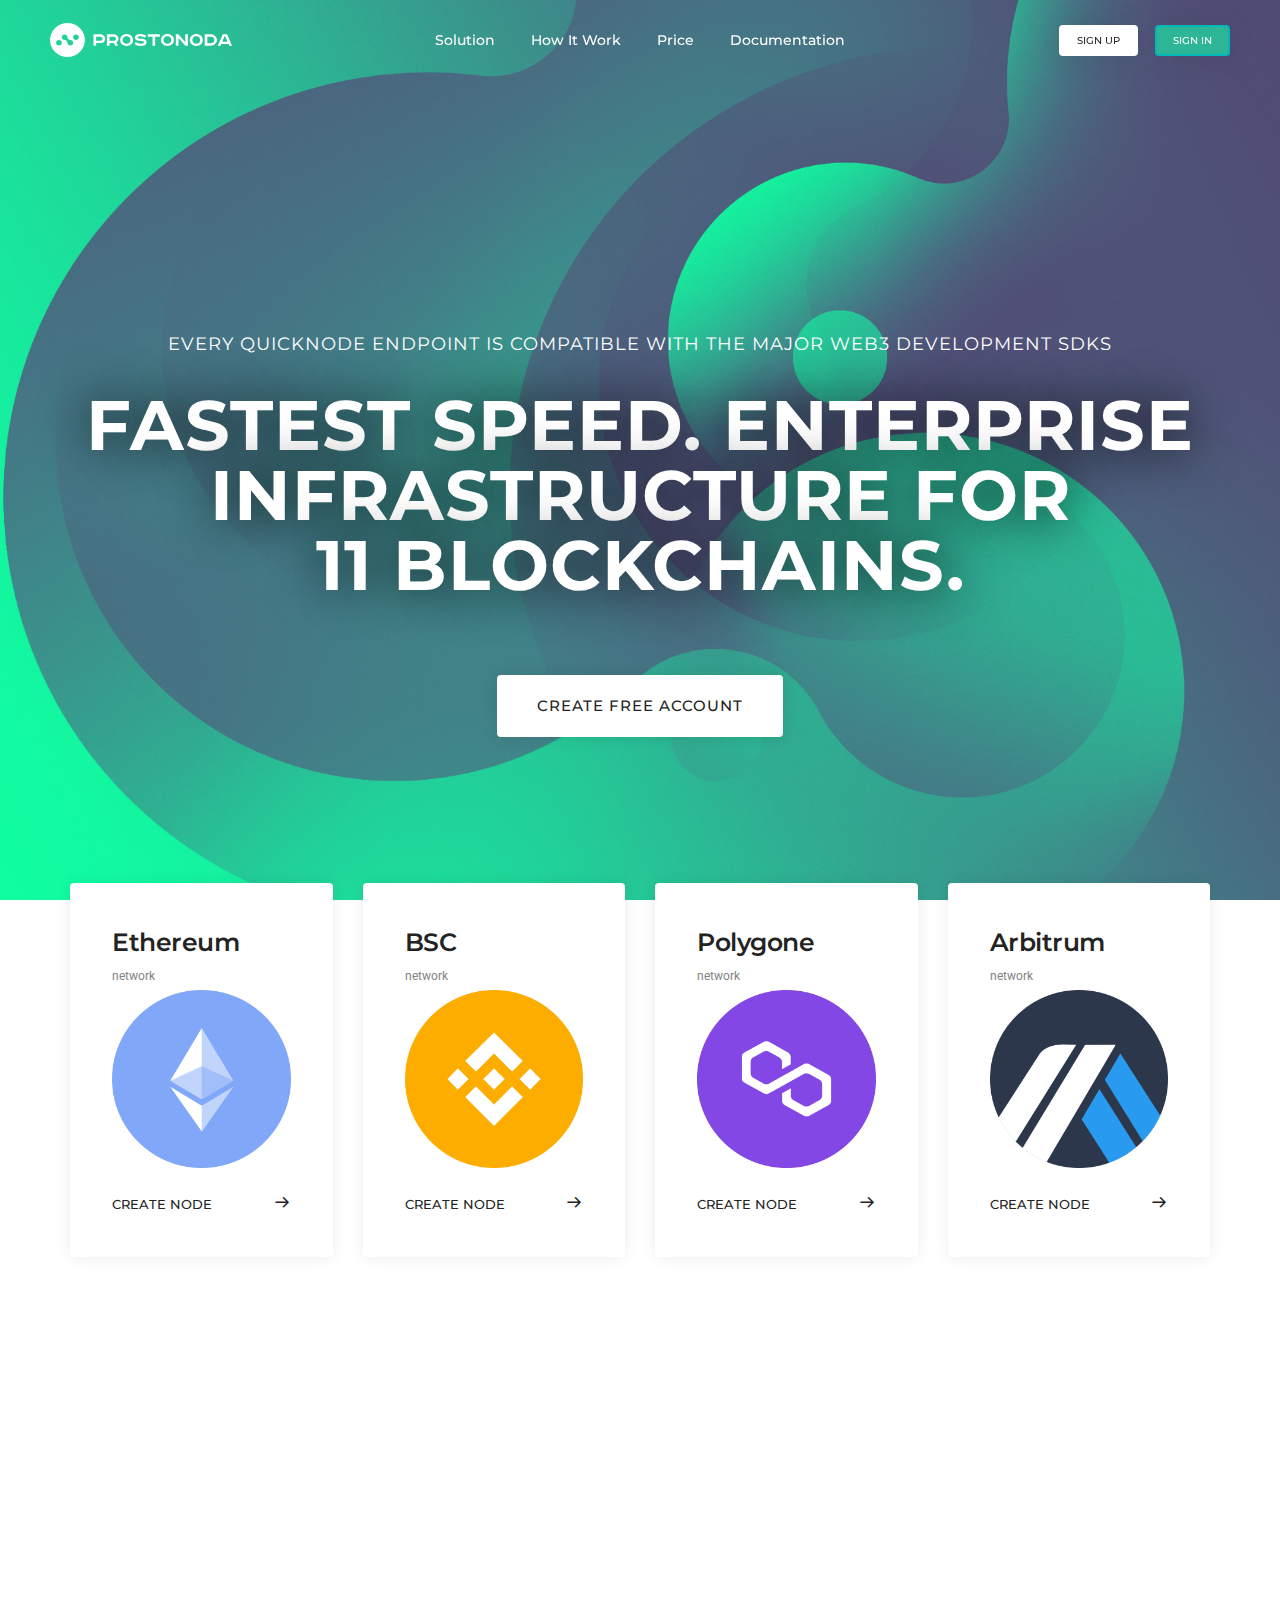
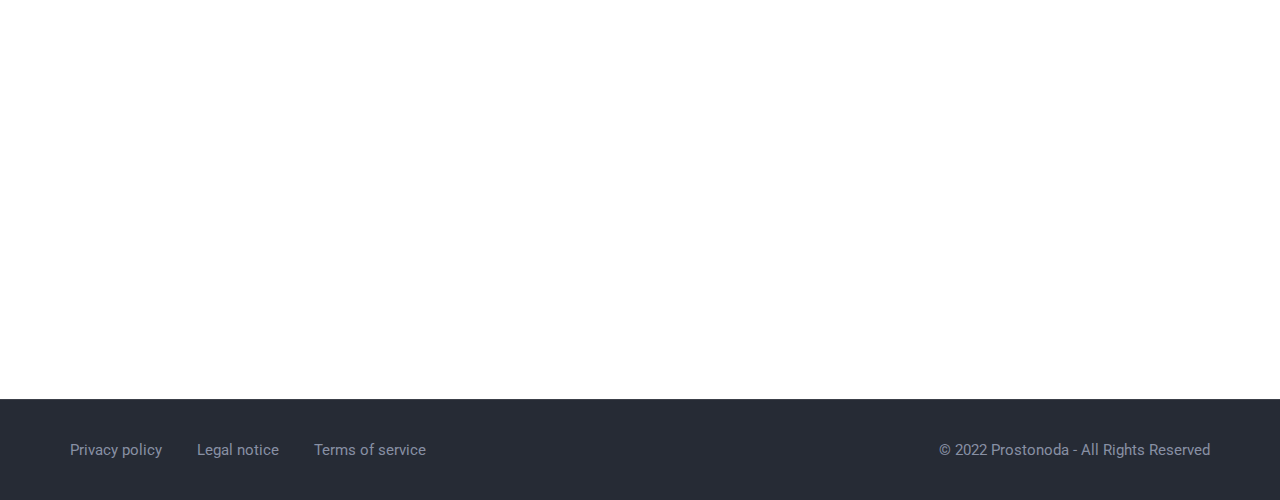
<file: index.html>
<!doctype html>
<html class="no-js" lang="en">

<head>
    <title>Prostonoda</title>
    <meta charset="utf-8">
    <meta http-equiv="X-UA-Compatible" content="IE=edge" />
    <meta name="author" content="ThemeZaa">
    <meta name="viewport" content="width=device-width,initial-scale=1.0,maximum-scale=1" />
    <meta name="description" content="....">

    <link rel="stylesheet" type="text/css" href="css/font-icons.min.css">
    <link rel="stylesheet" type="text/css" href="css/theme-vendors.min.css">
    <link rel="stylesheet" type="text/css" href="css/style.css" />
    <link rel="stylesheet" type="text/css" href="css/responsive.css" />
</head>

<body data-mobile-nav-style="classic">
    <header>
        <nav
            class="navbar navbar-expand-lg navbar-dark bg-transparent header-light fixed-top navbar-boxed header-reverse-scroll">
            <div class="container-fluid nav-header-container">
                <div class="col-auto col-sm-6 col-lg-2 me-auto ps-lg-0">
                    <a class="navbar-brand" href="index.html">
                        <img src="img/logo-white.svg" class="default-logo" alt="">
                        <img src="img/logo-color.svg" class="alt-logo" alt="">
                        <img src="img/logo-color.svg" class="mobile-logo" alt="">
                    </a>
                </div>
                <div class="col-auto col-lg-6 menu-order px-lg-0">
                    <button class="navbar-toggler float-end" type="button" data-bs-toggle="collapse"
                        data-bs-target="#navbarNav" aria-controls="navbarNav" aria-label="Toggle navigation">
                        <span class="navbar-toggler-line"></span>
                        <span class="navbar-toggler-line"></span>
                        <span class="navbar-toggler-line"></span>
                        <span class="navbar-toggler-line"></span>
                    </button>
                    <div class="collapse navbar-collapse justify-content-center" id="navbarNav">
                        <ul class="navbar-nav alt-font">
                            <li class="nav-item">
                                <a href="#" class="nav-link">Solution</a>
                            </li>
                            <li class="nav-item">
                                <a href="#" class="nav-link">How It Work</a>
                            </li>
                            <li class="nav-item">
                                <a href="#" class="nav-link">Price</a>
                            </li>
                            <li class="nav-item">
                                <a href="#" class="nav-link">Documentation</a>
                            </li>
                        </ul>
                    </div>
                </div>
                <div class="col-auto col-lg-3 text-end pe-0 font-size-0">
                    <div class="header-button d-none d-md-inline-block">
                        <a href="#signup"
                            class="btn btn-very-small btn-white btn-round-edge bg-white border-white text-dark box-shadow-large popup-with-zoom-anim">Sign
                            Up</a>
                        <div id="signup"
                            class="zoom-anim-dialog col-11 col-xl-6 col-lg-6 col-md-8 col-sm-9 mx-auto bg-white modal-popup-main padding-4-half-rem-all mfp-hide border-radius-6px sm-padding-2-half-rem-lr">
                            <h6 class="alt-font font-weight-500 text-extra-dark-gray">Register</h6>
                            <label class="margin-15px-bottom">Email address <span
                                    class="required-error text-radical-red">*</span></label>
                            <input class="small-input bg-white margin-20px-bottom required" type="email" name="email"
                                placeholder="Enter your email">
                            <p class="text-small">Your personal data will be used to support your experience throughout
                                this website, to manage access to your account, and for other purposes described in our
                                <a href="#" class="text-decoration-underline">privacy policy</a>.</p>
                            <button class="btn btn-medium btn-pn-green btn-round-edge w-100 submit"
                                type="submit">Register</button>
                        </div>
                    </div>
                    <div class="header-button d-none d-md-inline-block">
                        <a href="#signin"
                            class="btn btn-very-small btn-pn-green btn-round-edge text-white box-shadow-large popup-with-zoom-anim">Sign
                            In</a>
                            
                        <div id="signin"
                            class="zoom-anim-dialog col-11 col-xl-6 col-lg-6 col-md-8 col-sm-9 mx-auto bg-white modal-popup-main padding-4-half-rem-all mfp-hide border-radius-6px sm-padding-2-half-rem-lr">
                            <h6 class="alt-font font-weight-500 text-extra-dark-gray">Login</h6>
                            <label class="margin-15px-bottom">Username or email address <span
                                    class="required-error text-radical-red">*</span></label>
                            <input class="small-input bg-white margin-20px-bottom required" type="text" name="text"
                                placeholder="Enter your email">
                            <label class="margin-15px-bottom">Password <span
                                    class="required-error text-radical-red">*</span></label>
                            <input class="small-input bg-white margin-20px-bottom required" type="password"
                                name="password" placeholder="Enter your password">
                            <label class="margin-25px-bottom">
                                <input class="d-inline-block align-middle w-auto mb-0 margin-5px-right" type="checkbox"
                                    name="account">
                                <span class="d-inline-block align-middle">Remember me</span>
                            </label>
                            <button class="btn btn-medium btn-pn-green btn-round-edge w-100 submit"
                                type="submit">Login</button>
                            <p class="text-end margin-20px-top mb-0"><a href="#"
                                    class="btn btn-link btn-medium text-extra-dark-gray">Lost your password?</a></p>
                        </div>
                    </div>
                </div>
            </div>
        </nav>
    </header>

    <section class="big-section parallax mobile-height" data-parallax-background-ratio="0.5"
        style="background-image: url('img/cover.jpg');">
        <div class="container">
            <div class="row align-items-center h-750px lg-h-550px md-h-550px xs-h-750px">
                <div class="col-12 col-xl-12 col-md-12 sm-margin-40px-bottom text-center">
                    <span
                        class="margin-35px-bottom alt-font text-large text-white font-weight-400 text-uppercase letter-spacing-1px d-block xs-margin-15px-bottom">Every
                        QuickNode endpoint is compatible with the major Web3 development SDKs</span>
                    <h1
                        class="alt-font font-weight-700 text-uppercase text-white margin-25px-bottom letter-spacing-1px text-shadow-large">
                        Fastest
                        speed. Enterprise
                        infrastructure for 11&nbsp;blockchains.</h1>
                    <a href="account.html"
                        class="btn btn-fancy btn-extra-large btn-white btn-box-shadow btn-round-edge d-table d-lg-inline-block lg-margin-15px-bottom md-margin-auto-lr margin-50px-top">Create
                        Free Account</a>
                </div>
            </div>
        </div>
        </div>
    </section>


    <section class="extra-big-section overflow-visible">
        <div class="container">
            <div class="row">
                <div
                    class="col-12 overlap-section md-no-margin-top md-margin-70px-bottom sm-margin-50px-bottom margin-90px-bottom">
                    <div class="row justify-content-center">
                        <div class="col-12 col-lg-3 col-md-6 col-sm-8 md-margin-30px-bottom xs-margin-15px-bottom">
                            <div
                                class="feature-box h-100 feature-box-left-icon-middle padding-3-rem-all bg-white box-shadow-small box-shadow-large-hover border-radius-4px overflow-hidden last-paragraph-no-margin lg-padding-2-half-rem-tb lg-padding-2-rem-lr md-padding-4-rem-all">
                                <div class="feature-box-content">
                                    <h6 class="alt-font font-weight-600 d-block text-extra-dark-gray no-margin-bottom">
                                        Ethereum</h6>
                                    <span class="text-extra-small">network</span>
                                    <div><img src="img/Ethereum.png" alt="" data-no-retina=""></div>
                                    <a class="text-small font-weight-500 text-uppercase alt-font d-block text-extra-dark-gray popup-with-zoom-anim margin-25px-top"
                                        href="#modal-popup1">Create Node<i
                                            class="feather icon-feather-arrow-right icon-extra-small float-end"></i></a>
                                    <div id="modal-popup1"
                                        class="zoom-anim-dialog col-11 col-xl-10 col-lg-12 col-md-12 col-sm-12 mx-auto bg-white modal-popup-main padding-4-half-rem-all mfp-hide border-radius-6px sm-padding-2-half-rem-lr">
                                        <span
                                            class="text-extra-dark-gray text-uppercase alt-font text-extra-large font-weight-600 margin-15px-bottom d-block">ETC
                                            — Endpoints</span>
                                        <p>The Ethereum main network, costs ETH to run. Ideal for production Dapps.</p>
                                        <span class="alt-font font-weight-500 text-large text-extra-dark-gray">Mainnet
                                            <span class="badge bg-extra-medium-gray font-weight-300 text-extra-small">
                                                Active
                                            </span></span>
                                        <div class="codeblock margin-25px-bottom">
                                            <span class="copy-clipboard">Copy</span>
                                            <pre>https://speedy-node-nyc.io/832uo4385yur8et4iu/etx/mailnet</pre>
                                        </div>
                                        <span class="alt-font font-weight-500 text-large text-extra-dark-gray">Ropsten
                                            <span class="badge bg-extra-medium-gray font-weight-300 text-extra-small">
                                                Active
                                            </span></span>
                                        <div class="codeblock margin-25px-bottom">
                                            <span class="copy-clipboard">Copy</span>
                                            <pre>https://speedy-node-nyc.io/832uo4385yur8et4iu/etx/mailnet</pre>
                                        </div>
                                        <span class="alt-font font-weight-500 text-large text-extra-dark-gray">Goerli
                                            <span class="badge bg-extra-medium-gray font-weight-300 text-extra-small">
                                                Active
                                            </span></span>
                                        <div class="codeblock margin-25px-bottom">
                                            <span class="copy-clipboard">Copy</span>
                                            <pre>https://speedy-node-nyc.io/832uo4385yur8et4iu/etx/mailnet</pre>
                                        </div>
                                        <span class="alt-font font-weight-500 text-large text-extra-dark-gray">Rinkebi
                                            <span class="badge bg-extra-medium-gray font-weight-300 text-extra-small">
                                                Active
                                            </span></span>
                                        <div class="codeblock">
                                            <span class="copy-clipboard">Copy</span>
                                            <pre>https://speedy-node-nyc.io/832uo4385yur8et4iu/etx/mailnet</pre>
                                        </div>
                                        <a class="btn btn-fancy btn-medium btn-pn-green btn-round-edge margin-25px-top"
                                            href="account.html">Continue with ETH</a>
                                    </div>
                                </div>
                            </div>
                        </div>

                        <div class="col-12 col-lg-3 col-md-6 col-sm-8 md-margin-30px-bottom xs-margin-15px-bottom">
                            <div
                                class="feature-box h-100 feature-box-left-icon-middle padding-3-rem-all bg-white box-shadow-small box-shadow-large-hover border-radius-4px overflow-hidden last-paragraph-no-margin lg-padding-2-half-rem-tb lg-padding-2-rem-lr md-padding-4-rem-all">
                                <div class="feature-box-content">
                                    <h6 class="alt-font font-weight-600 d-block text-extra-dark-gray no-margin-bottom">
                                        BSC</h6>
                                    <span class="text-extra-small">network</span>
                                    <div><img src="img/BSC.png" alt=""></div>
                                    <a class="text-small font-weight-500 text-uppercase alt-font d-block text-extra-dark-gray popup-with-zoom-anim margin-25px-top"
                                        href="#modal-popup2">Create Node<i
                                            class="feather icon-feather-arrow-right icon-extra-small float-end"></i></a>
                                </div>
                            </div>
                        </div>
                        <div class="col-12 col-lg-3 col-md-6 col-sm-8">
                            <div
                                class="feature-box h-100 feature-box-left-icon-middle padding-3-rem-all bg-white box-shadow-small box-shadow-large-hover border-radius-4px overflow-hidden last-paragraph-no-margin lg-padding-2-half-rem-tb lg-padding-2-rem-lr md-padding-4-rem-all">
                                <div class="feature-box-content">
                                    <h6 class="alt-font font-weight-600 d-block text-extra-dark-gray no-margin-bottom">
                                        Polygone</h6>
                                    <span class="text-extra-small">network</span>
                                    <div><img src="img/Polygone.png" alt="" data-no-retina=""></div>
                                    <a class="text-small font-weight-500 text-uppercase alt-font d-block text-extra-dark-gray popup-with-zoom-anim margin-25px-top"
                                        href="#modal-popup2">Create Node<i
                                            class="feather icon-feather-arrow-right icon-extra-small float-end"></i></a>
                                </div>
                            </div>
                        </div>
                        <div class="col-12 col-lg-3 col-md-6 col-sm-8">
                            <div
                                class="feature-box h-100 feature-box-left-icon-middle padding-3-rem-all bg-white box-shadow-small box-shadow-large-hover border-radius-4px overflow-hidden last-paragraph-no-margin lg-padding-2-half-rem-tb lg-padding-2-rem-lr md-padding-4-rem-all">
                                <div class="feature-box-content">
                                    <h6 class="alt-font font-weight-600 d-block text-extra-dark-gray no-margin-bottom">
                                        Arbitrum</h6>
                                    <span class="text-extra-small">network</span>
                                    <div><img src="img/Arbitrum.png" alt="" data-no-retina=""></div>
                                    <a class="text-small font-weight-500 text-uppercase alt-font d-block text-extra-dark-gray popup-with-zoom-anim margin-25px-top"
                                        href="#modal-popup2">Create Node<i
                                            class="feather icon-feather-arrow-right icon-extra-small float-end"></i></a>
                                </div>
                            </div>
                        </div>
                    </div>
                </div>
            </div>
        </div>
        <div class="container">
            <div class="row justify-content-center">
                <div
                    class="col-12 col-lg-5 col-sm-7 text-center margin-7-rem-bottom md-margin-6-rem-bottom sm-margin-4-rem-bottom wow animate__fadeIn">
                    <span
                        class="alt-font font-weight-600 text-uppercase text-pn-green d-block letter-spacing-1px margin-20px-bottom sm-margin-10px-bottom">Simple
                        process to start</span>
                    <h5 class="alt-font font-weight-500 text-medium-slate-blue">Four steps and you will have your own
                        blockchain node.</h5>
                </div>
            </div>
            <div class="row justify-content-center">

                <div class="col-10 col-lg-3 col-sm-6 text-center process-step-style-03 simple md-margin-5-rem-bottom wow animate__fadeIn"
                    data-wow-delay="0.2s">
                    <div class="process-step-item">
                        <div class="process-step-item-box">
                            <span class="process-step-item-box-bfr bg-medium-gray"></span>
                            <div class="process-step-icon">
                                <span class="process-step-number text-white font-weight-500">
                                    <span class="process-step-number-bfr bg-pn-green-light"></span>1<span
                                        class="process-step-number-afr bg-pn-green"></span>
                                </span>
                            </div>
                            <div class="process-content last-paragraph-no-margin">
                                <span
                                    class="alt-font d-inline-block font-weight-500 text-medium-slate-blue text-uppercase margin-10px-bottom">Select
                                    network</span>
                                <p>Lorem ipsum dolor consectetur adipiscing eiusmod tempor</p>
                            </div>
                        </div>
                    </div>
                </div>

                <div class="col-10 col-lg-3 col-sm-6 text-center process-step-style-03 simple md-margin-5-rem-bottom wow animate__fadeIn"
                    data-wow-delay="0.3s">
                    <div class="process-step-item">
                        <div class="process-step-item-box">
                            <span class="process-step-item-box-bfr bg-medium-gray"></span>
                            <div class="process-step-icon">
                                <span class="process-step-number text-white font-weight-500">
                                    <span class="process-step-number-bfr bg-pn-green-light"></span>2<span
                                        class="process-step-number-afr bg-pn-green"></span>
                                </span>
                            </div>
                            <div class="process-content last-paragraph-no-margin">
                                <span
                                    class="alt-font d-inline-block font-weight-500 text-medium-slate-blue text-uppercase margin-10px-bottom">Select
                                    network</span>
                                <p>Lorem ipsum dolor consectetur adipiscing eiusmod tempor</p>
                            </div>
                        </div>
                    </div>
                </div>

                <div class="col-10 col-lg-3 col-sm-6 text-center process-step-style-03 simple xs-margin-5-rem-bottom wow animate__fadeIn"
                    data-wow-delay="0.4s">
                    <div class="process-step-item">
                        <div class="process-step-item-box">
                            <span class="process-step-item-box-bfr bg-medium-gray"></span>
                            <div class="process-step-icon">
                                <span class="process-step-number text-white font-weight-500">
                                    <span class="process-step-number-bfr bg-pn-green-light"></span>3<span
                                        class="process-step-number-afr bg-pn-green"></span>
                                </span>
                            </div>
                            <div class="process-content last-paragraph-no-margin">
                                <span
                                    class="alt-font d-inline-block font-weight-500 text-medium-slate-blue text-uppercase margin-10px-bottom">Select
                                    network</span>
                                <p>Lorem ipsum dolor consectetur adipiscing eiusmod tempor</p>
                            </div>
                        </div>
                    </div>
                </div>

                <div class="col-10 col-lg-3 col-sm-6 text-center process-step-style-03 simple wow animate__fadeIn"
                    data-wow-delay="0.5s">
                    <div class="process-step-item">
                        <div class="process-step-item-box">
                            <span class="process-step-item-box-bfr bg-medium-gray"></span>
                            <div class="process-step-icon">
                                <span class="process-step-number text-white font-weight-500">
                                    <span class="process-step-number-bfr bg-pn-green-light"></span>4<span
                                        class="process-step-number-afr bg-pn-green"></span>
                                </span>
                            </div>
                            <div class="process-content last-paragraph-no-margin">
                                <span
                                    class="alt-font d-inline-block font-weight-500 text-medium-slate-blue text-uppercase margin-10px-bottom">Select
                                    network</span>
                                <p>Lorem ipsum dolor consectetur adipiscing eiusmod tempor</p>
                            </div>
                        </div>
                    </div>
                </div>
            </div>
        </div>
    </section>




    <footer class="footer-dark bg-slate-blue">
        <div class="footer-bottom padding-35px-tb border-top border-color-white-transparent">
            <div class="container">
                <div class="row">
                    <div class="col-12 col-md-6 sm-margin-10px-bottom xs-margin-15px-bottom">
                        <ul
                            class="footer-horizontal-link d-flex flex-column flex-sm-row justify-content-sm-center justify-content-md-start">
                            <li><a href="#">Privacy policy</a></li>
                            <li><a href="#">Legal notice</a></li>
                            <li><a href="#">Terms of service</a></li>
                        </ul>
                    </div>
                    <div class="col-12 col-md-6 text-start text-sm-center text-md-end last-paragraph-no-margin">
                        <p>&copy; 2022 Prostonoda - All Rights Reserved</p>
                    </div>
                </div>
            </div>
        </div>
    </footer>
    <a class="scroll-top-arrow" href="javascript:void(0);"><i class="feather icon-feather-arrow-up"></i></a>
    <script type="text/javascript" src="js/jquery.min.js"></script>
    <script type="text/javascript" src="js/theme-vendors.min.js"></script>
    <script type="text/javascript" src="js/main.js"></script>
</body>

</html>
</file>
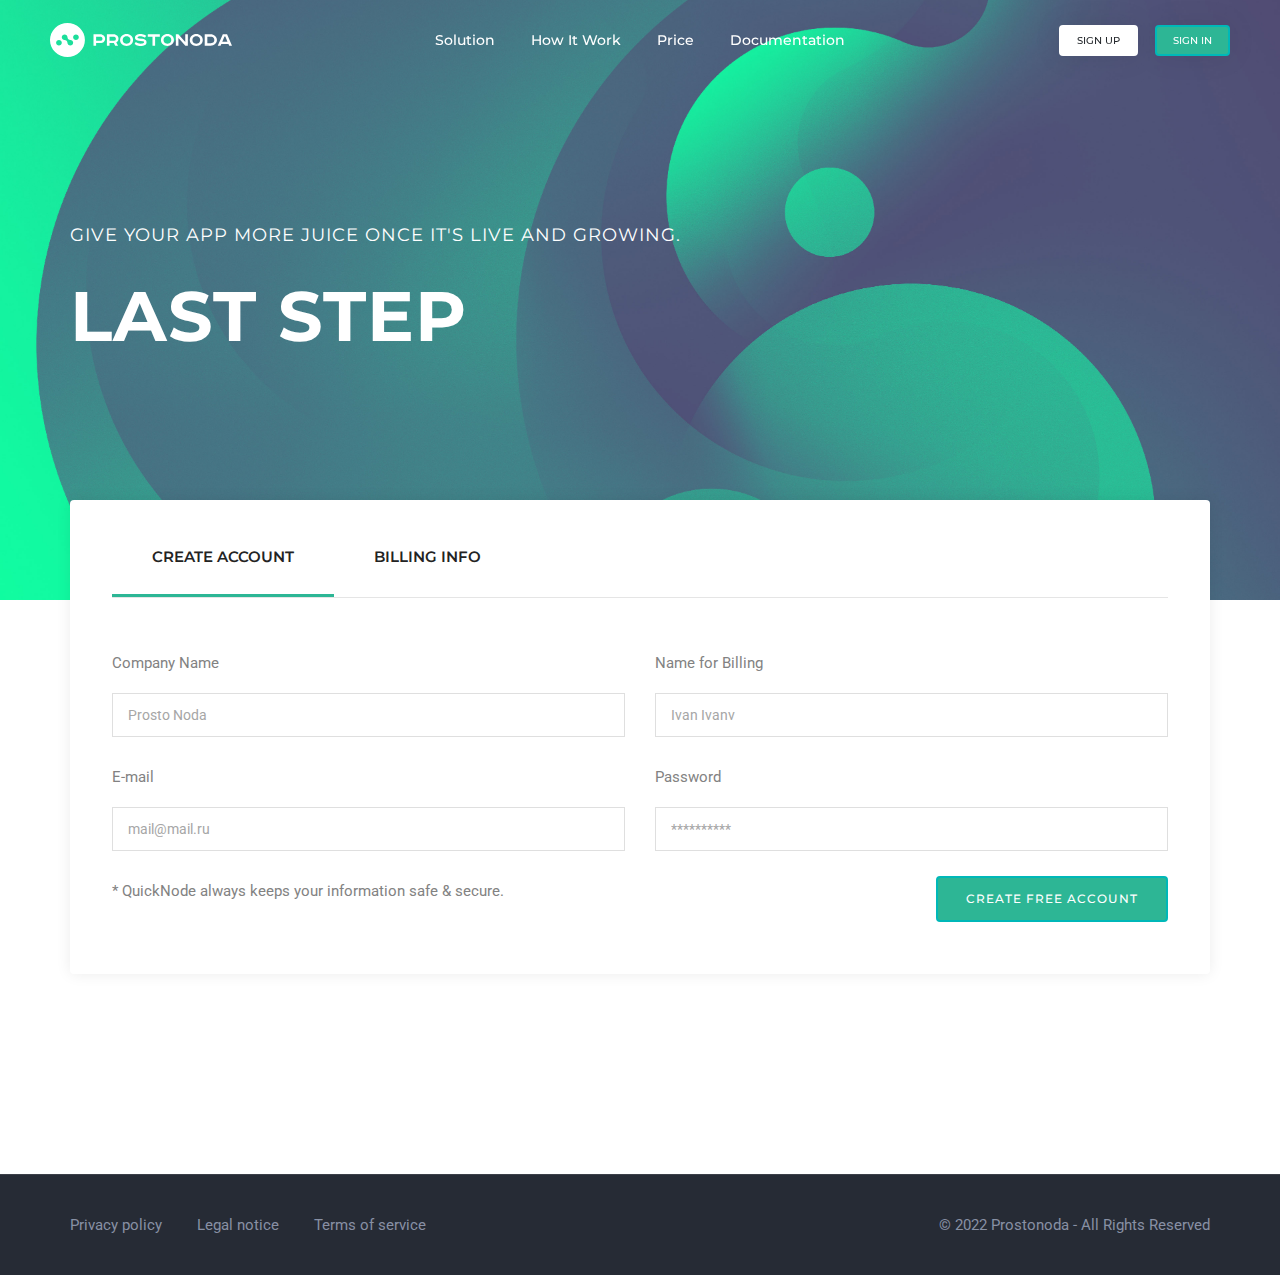
<file: account.html>
<!doctype html>
<html class="no-js" lang="en">

<head>
    <title>Prostonoda</title>
    <meta charset="utf-8">
    <meta http-equiv="X-UA-Compatible" content="IE=edge" />
    <meta name="author" content="ThemeZaa">
    <meta name="viewport" content="width=device-width,initial-scale=1.0,maximum-scale=1" />
    <meta name="description" content="....">

    <link rel="stylesheet" type="text/css" href="css/font-icons.min.css">
    <link rel="stylesheet" type="text/css" href="css/theme-vendors.min.css">
    <link rel="stylesheet" type="text/css" href="css/style.css" />
    <link rel="stylesheet" type="text/css" href="css/responsive.css" />
</head>

<body data-mobile-nav-style="classic">
    <header>
        <nav
        class="navbar navbar-expand-lg navbar-dark bg-transparent header-light fixed-top navbar-boxed header-reverse-scroll">
        <div class="container-fluid nav-header-container">
            <div class="col-auto col-sm-6 col-lg-2 me-auto ps-lg-0">
                <a class="navbar-brand" href="index.html">
                    <img src="img/logo-white.svg" class="default-logo" alt="">
                    <img src="img/logo-color.svg" class="alt-logo" alt="">
                    <img src="img/logo-color.svg" class="mobile-logo" alt="">
                </a>
            </div>
            <div class="col-auto col-lg-6 menu-order px-lg-0">
                <button class="navbar-toggler float-end" type="button" data-bs-toggle="collapse"
                    data-bs-target="#navbarNav" aria-controls="navbarNav" aria-label="Toggle navigation">
                    <span class="navbar-toggler-line"></span>
                    <span class="navbar-toggler-line"></span>
                    <span class="navbar-toggler-line"></span>
                    <span class="navbar-toggler-line"></span>
                </button>
                <div class="collapse navbar-collapse justify-content-center" id="navbarNav">
                    <ul class="navbar-nav alt-font">
                        <li class="nav-item">
                            <a href="#" class="nav-link">Solution</a>
                        </li>
                        <li class="nav-item">
                            <a href="#" class="nav-link">How It Work</a>
                        </li>
                        <li class="nav-item">
                            <a href="#" class="nav-link">Price</a>
                        </li>
                        <li class="nav-item">
                            <a href="#" class="nav-link">Documentation</a>
                        </li>
                    </ul>
                </div>
            </div>
            <div class="col-auto col-lg-3 text-end pe-0 font-size-0">
                <div class="header-button d-none d-md-inline-block">
                    <a href="#signup"
                        class="btn btn-very-small btn-white btn-round-edge bg-white border-white text-dark box-shadow-large popup-with-zoom-anim">Sign
                        Up</a>
                    <div id="signup"
                        class="zoom-anim-dialog col-11 col-xl-6 col-lg-6 col-md-8 col-sm-9 mx-auto bg-white modal-popup-main padding-4-half-rem-all mfp-hide border-radius-6px sm-padding-2-half-rem-lr">
                        <h6 class="alt-font font-weight-500 text-extra-dark-gray">Register</h6>
                        <label class="margin-15px-bottom">Email address <span
                                class="required-error text-radical-red">*</span></label>
                        <input class="small-input bg-white margin-20px-bottom required" type="email" name="email"
                            placeholder="Enter your email">
                        <p class="text-small">Your personal data will be used to support your experience throughout
                            this website, to manage access to your account, and for other purposes described in our
                            <a href="#" class="text-decoration-underline">privacy policy</a>.</p>
                        <button class="btn btn-medium btn-pn-green btn-round-edge w-100 submit"
                            type="submit">Register</button>
                    </div>
                </div>
                <div class="header-button d-none d-md-inline-block">
                    <a href="#signin"
                        class="btn btn-very-small btn-pn-green btn-round-edge text-white box-shadow-large popup-with-zoom-anim">Sign
                        In</a>
                        
                    <div id="signin"
                        class="zoom-anim-dialog col-11 col-xl-6 col-lg-6 col-md-8 col-sm-9 mx-auto bg-white modal-popup-main padding-4-half-rem-all mfp-hide border-radius-6px sm-padding-2-half-rem-lr">
                        <h6 class="alt-font font-weight-500 text-extra-dark-gray">Login</h6>
                        <label class="margin-15px-bottom">Username or email address <span
                                class="required-error text-radical-red">*</span></label>
                        <input class="small-input bg-white margin-20px-bottom required" type="text" name="text"
                            placeholder="Enter your email">
                        <label class="margin-15px-bottom">Password <span
                                class="required-error text-radical-red">*</span></label>
                        <input class="small-input bg-white margin-20px-bottom required" type="password"
                            name="password" placeholder="Enter your password">
                        <label class="margin-25px-bottom">
                            <input class="d-inline-block align-middle w-auto mb-0 margin-5px-right" type="checkbox"
                                name="account">
                            <span class="d-inline-block align-middle">Remember me</span>
                        </label>
                        <button class="btn btn-medium btn-pn-green btn-round-edge w-100 submit"
                            type="submit">Login</button>
                        <p class="text-end margin-20px-top mb-0"><a href="#"
                                class="btn btn-link btn-medium text-extra-dark-gray">Lost your password?</a></p>
                    </div>
                </div>
            </div>
        </div>
    </nav>
    </header>

    <section class="d-flex flex-column justify-content-center h-600px cover-background lg-h-500px sm-h-400px"
        style="background-image:url('img/cover.jpg');">
        <div class="container">
            <div class="row align-items-center h-800px lg-h-550px md-h-550px xs-h-850px">
                <div class="col-12 col-xl-12 col-md-6 sm-margin-40px-bottom">
                    <h5
                        class="margin-35px-bottom alt-font text-large text-white font-weight-400 text-uppercase letter-spacing-1px d-block xs-margin-15px-bottom">
                        Give your app more juice once it's live and growing.</h5>
                    <h1
                        class="alt-font font-weight-700 text-uppercase text-white margin-25px-bottom letter-spacing-1px">
                        Last Step</h1>
                </div>
            </div>
        </div>
    </section>

    <section class="extra-big-section overflow-visible md-no-margin-top md-margin-70px-bottom sm-margin-50px-bottom" style="margin-top: -300px;">
        <div class="container">
            <div class="row">
                <div class="col-12 md-no-margin-top">
                    <div class="row justify-content-center">
                        <div class="col-12 col-lg-12 col-md-12 col-sm-12 md-margin-30px-bottom xs-margin-15px-bottom">
                            <div
                                class="feature-box h-100 feature-box-left-icon-middle padding-3-rem-all bg-white box-shadow-small box-shadow-large-hover border-radius-4px overflow-hidden last-paragraph-no-margin lg-padding-2-half-rem-tb lg-padding-2-rem-lr md-padding-4-rem-all">
                                <div class="feature-box-content">
                                    <div class="row">
                                        <div class="tab-style-06 wow animate__fadeIn" data-wow-delay="0.2s"
                                            style="visibility: visible; animation-delay: 0.2s; animation-name: fadeIn;">
                                            <ul
                                                class="nav nav-tabs text-center justify-content-left margin-50px-bottom">
                                                <li class="nav-item"><a class="alt-font nav-link text-uppercase active"
                                                        data-bs-toggle="tab" href="#create">Create Account</a></li>
                                                <li class="nav-item"><a class="alt-font nav-link text-uppercase"
                                                        data-bs-toggle="tab" href="#billing">Billing Info</a></li>
                                            </ul>
                                            <div class="tab-content">
                                                <div class="tab-pane med-text fade in active show" id="create">
                                                    <div class="row">
                                                        <div class="col-md-6 margin-10px-bottom">
                                                            <label class="margin-15px-bottom">Company Name</label>
                                                            <input class="small-input" type="text"
                                                                placeholder="Prosto Noda" required="">
                                                        </div>
                                                        <div class="col-md-6 margin-10px-bottom">
                                                            <label class="margin-15px-bottom">Name for Billing</label>
                                                            <input class="small-input" type="text"
                                                                placeholder="Ivan Ivanv" required="">
                                                        </div>

                                                        <div class="col-md-6 margin-10px-bottom">
                                                            <label class="margin-15px-bottom">E-mail</label>
                                                            <input class="small-input" type="text"
                                                                placeholder="mail@mail.ru" required="">
                                                        </div>
                                                        <div class="col-md-6 margin-10px-bottom">
                                                            <label class="margin-15px-bottom">Password</label>
                                                            <input class="small-input" type="text"
                                                                placeholder="**********" required="">
                                                        </div>


                                                        <div class="col-md-8 margin-10px-bottom">
                                                            <span class=" d-inline-block text-decoration-none">*
                                                                QuickNode always keeps your information safe &
                                                                secure.</span>
                                                            </p>
                                                        </div>
                                                        <div class="col-md-4 margin-10px-bottom text-end">
                                                            <a href="#"
                                                                class="btn btn-fancy btn-medium btn-pn-green btn-round-edge d-table d-lg-inline-block">Create
                                                                Free Account</a>
                                                        </div>
                                                    </div>
                                                </div>

                                                <div class="tab-pane med-text fade in" id="billing">
                                                    <div class="row">
                                                        <div class="col-md-6 margin-10px-bottom">
                                                            <label class="margin-15px-bottom">Credit Card Number</label>
                                                            <input class="small-input" type="text"
                                                                placeholder="1234 1234 1234 1234" required="">
                                                        </div>
                                                        <div class="col-md-3 margin-10px-bottom">
                                                            <label class="margin-15px-bottom">Expiration Date </label>
                                                            <input class="small-input" type="text" placeholder="MM/YY"
                                                                required="">
                                                        </div>
                                                        <div class="col-md-3 margin-10px-bottom">
                                                            <label class="margin-15px-bottom">CVC</label>
                                                            <input class="small-input" type="text" placeholder="CVC"
                                                                required="">
                                                        </div>

                                                        <div class="col-md-6 margin-10px-bottom">
                                                            <label class="margin-15px-bottom">Postal Code</label>
                                                            <input class="small-input" type="text"
                                                                placeholder="12345567" required="">
                                                        </div>
                                                        <div class="col-md-6 margin-10px-bottom">
                                                            <label class="margin-15px-bottom">Cupon Code</label>
                                                            <input class="small-input" type="text"
                                                                placeholder="Coupon Code" required="">
                                                        </div>

                                                        <div class="col-md-8 margin-10px-bottom">
                                                            <span class=" d-inline-block text-decoration-none">*
                                                                QuickNode always keeps your information safe &
                                                                secure.</span>
                                                        </div>
                                                        <div class="col-md-4 margin-10px-bottom text-end">
                                                            <a href="#"
                                                                class="btn btn-fancy btn-medium btn-pn-green btn-round-edge d-table d-lg-inline-block">Create My Node</a>
                                                        </div>
                                                    </div>
                                                </div>
                                            </div>
                                        </div>
                                    </div>
                                </div>
                            </div>
                        </div>
                    </div>
                </div>
            </div>
        </div>
    </section>



    <footer class="footer-dark bg-slate-blue">
        <div class="footer-bottom padding-35px-tb border-top border-color-white-transparent">
            <div class="container">
                <div class="row">
                    <div class="col-12 col-md-6 sm-margin-10px-bottom xs-margin-15px-bottom">
                        <ul
                            class="footer-horizontal-link d-flex flex-column flex-sm-row justify-content-sm-center justify-content-md-start">
                            <li><a href="#">Privacy policy</a></li>
                            <li><a href="#">Legal notice</a></li>
                            <li><a href="#">Terms of service</a></li>
                        </ul>
                    </div>
                    <div class="col-12 col-md-6 text-start text-sm-center text-md-end last-paragraph-no-margin">
                        <p>&copy; 2022 Prostonoda - All Rights Reserved</p>
                    </div>
                </div>
            </div>
        </div>
    </footer>
    <a class="scroll-top-arrow" href="javascript:void(0);"><i class="feather icon-feather-arrow-up"></i></a>
    <script type="text/javascript" src="js/jquery.min.js"></script>
    <script type="text/javascript" src="js/theme-vendors.min.js"></script>
    <script type="text/javascript" src="js/main.js"></script>
</body>

</html>
</file>
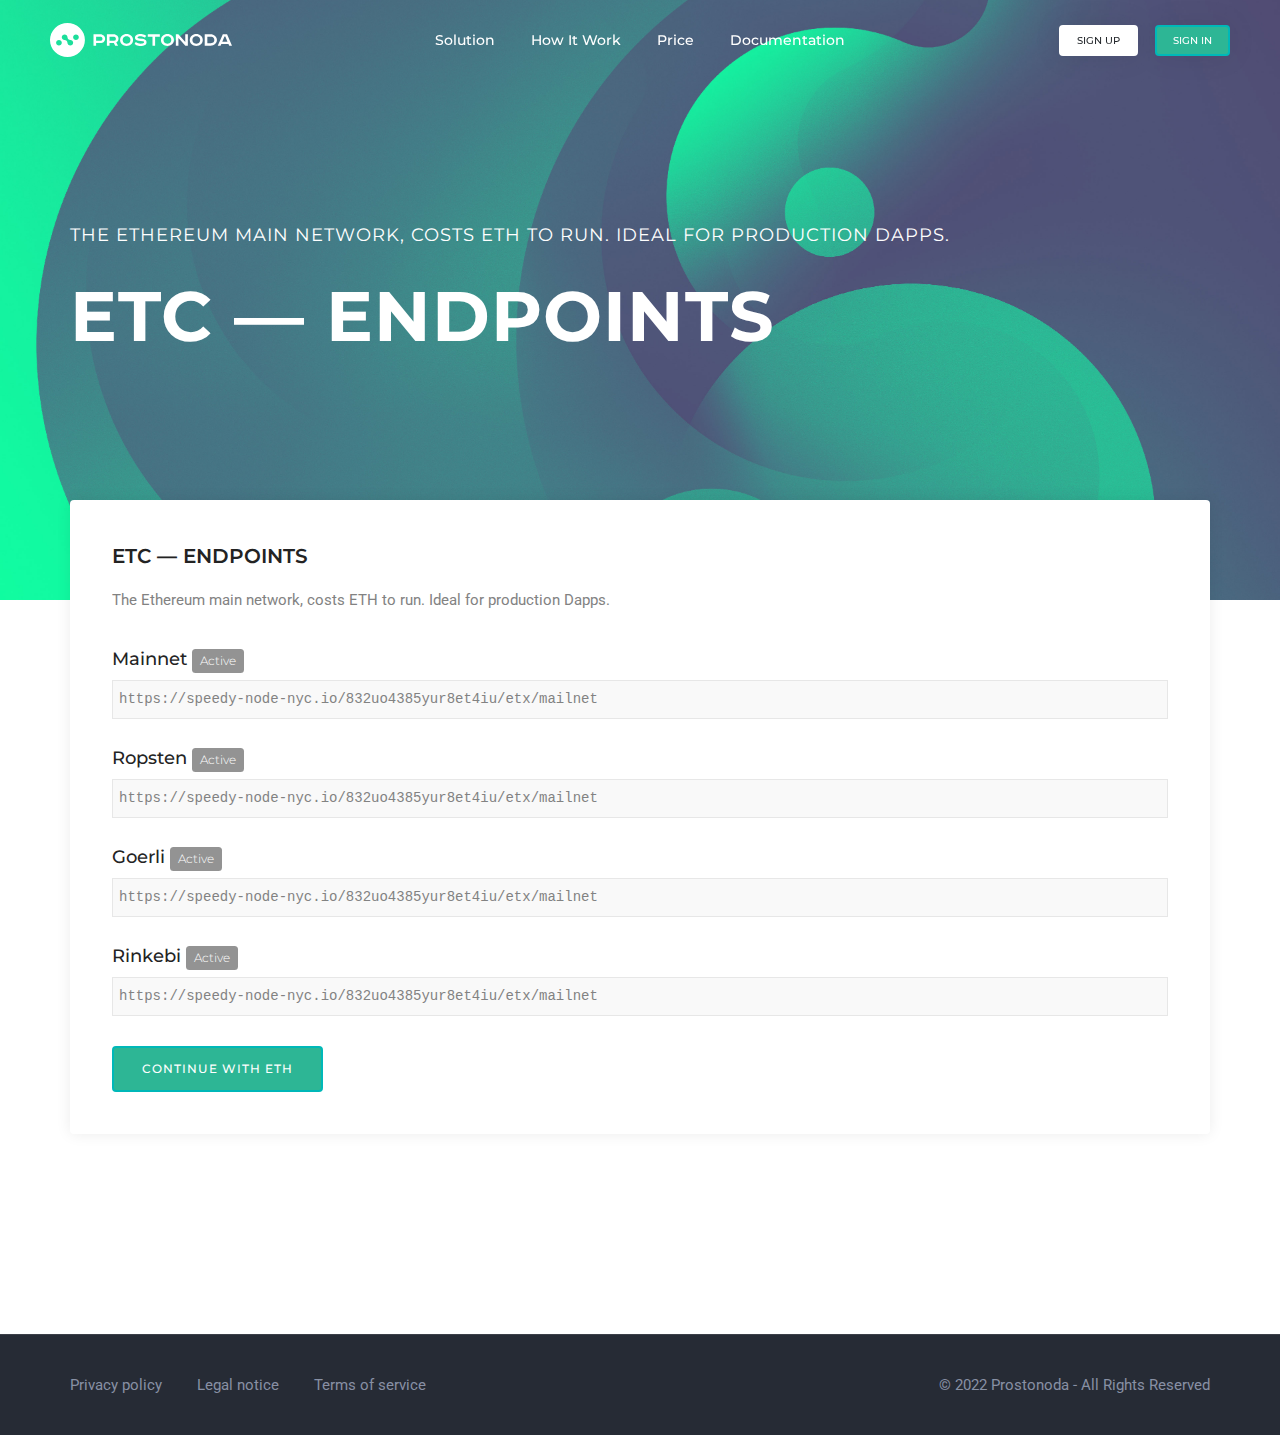
<file: endpoints.html>
<!doctype html>
<html class="no-js" lang="en">

<head>
    <title>Prostonoda</title>
    <meta charset="utf-8">
    <meta http-equiv="X-UA-Compatible" content="IE=edge" />
    <meta name="author" content="ThemeZaa">
    <meta name="viewport" content="width=device-width,initial-scale=1.0,maximum-scale=1" />
    <meta name="description" content="....">

    <link rel="stylesheet" type="text/css" href="css/font-icons.min.css">
    <link rel="stylesheet" type="text/css" href="css/theme-vendors.min.css">
    <link rel="stylesheet" type="text/css" href="css/style.css" />
    <link rel="stylesheet" type="text/css" href="css/responsive.css" />
</head>

<body data-mobile-nav-style="classic">
    <header>
        <nav
        class="navbar navbar-expand-lg navbar-dark bg-transparent header-light fixed-top navbar-boxed header-reverse-scroll">
        <div class="container-fluid nav-header-container">
            <div class="col-auto col-sm-6 col-lg-2 me-auto ps-lg-0">
                <a class="navbar-brand" href="index.html">
                    <img src="img/logo-white.svg" class="default-logo" alt="">
                    <img src="img/logo-color.svg" class="alt-logo" alt="">
                    <img src="img/logo-color.svg" class="mobile-logo" alt="">
                </a>
            </div>
            <div class="col-auto col-lg-6 menu-order px-lg-0">
                <button class="navbar-toggler float-end" type="button" data-bs-toggle="collapse"
                    data-bs-target="#navbarNav" aria-controls="navbarNav" aria-label="Toggle navigation">
                    <span class="navbar-toggler-line"></span>
                    <span class="navbar-toggler-line"></span>
                    <span class="navbar-toggler-line"></span>
                    <span class="navbar-toggler-line"></span>
                </button>
                <div class="collapse navbar-collapse justify-content-center" id="navbarNav">
                    <ul class="navbar-nav alt-font">
                        <li class="nav-item">
                            <a href="#" class="nav-link">Solution</a>
                        </li>
                        <li class="nav-item">
                            <a href="#" class="nav-link">How It Work</a>
                        </li>
                        <li class="nav-item">
                            <a href="#" class="nav-link">Price</a>
                        </li>
                        <li class="nav-item">
                            <a href="#" class="nav-link">Documentation</a>
                        </li>
                    </ul>
                </div>
            </div>
            <div class="col-auto col-lg-3 text-end pe-0 font-size-0">
                <div class="header-button d-none d-md-inline-block">
                    <a href="#signup"
                        class="btn btn-very-small btn-white btn-round-edge bg-white border-white text-dark box-shadow-large popup-with-zoom-anim">Sign
                        Up</a>
                    <div id="signup"
                        class="zoom-anim-dialog col-11 col-xl-6 col-lg-6 col-md-8 col-sm-9 mx-auto bg-white modal-popup-main padding-4-half-rem-all mfp-hide border-radius-6px sm-padding-2-half-rem-lr">
                        <h6 class="alt-font font-weight-500 text-extra-dark-gray">Register</h6>
                        <label class="margin-15px-bottom">Email address <span
                                class="required-error text-radical-red">*</span></label>
                        <input class="small-input bg-white margin-20px-bottom required" type="email" name="email"
                            placeholder="Enter your email">
                        <p class="text-small">Your personal data will be used to support your experience throughout
                            this website, to manage access to your account, and for other purposes described in our
                            <a href="#" class="text-decoration-underline">privacy policy</a>.</p>
                        <button class="btn btn-medium btn-pn-green btn-round-edge w-100 submit"
                            type="submit">Register</button>
                    </div>
                </div>
                <div class="header-button d-none d-md-inline-block">
                    <a href="#signin"
                        class="btn btn-very-small btn-pn-green btn-round-edge text-white box-shadow-large popup-with-zoom-anim">Sign
                        In</a>
                        
                    <div id="signin"
                        class="zoom-anim-dialog col-11 col-xl-6 col-lg-6 col-md-8 col-sm-9 mx-auto bg-white modal-popup-main padding-4-half-rem-all mfp-hide border-radius-6px sm-padding-2-half-rem-lr">
                        <h6 class="alt-font font-weight-500 text-extra-dark-gray">Login</h6>
                        <label class="margin-15px-bottom">Username or email address <span
                                class="required-error text-radical-red">*</span></label>
                        <input class="small-input bg-white margin-20px-bottom required" type="text" name="text"
                            placeholder="Enter your email">
                        <label class="margin-15px-bottom">Password <span
                                class="required-error text-radical-red">*</span></label>
                        <input class="small-input bg-white margin-20px-bottom required" type="password"
                            name="password" placeholder="Enter your password">
                        <label class="margin-25px-bottom">
                            <input class="d-inline-block align-middle w-auto mb-0 margin-5px-right" type="checkbox"
                                name="account">
                            <span class="d-inline-block align-middle">Remember me</span>
                        </label>
                        <button class="btn btn-medium btn-pn-green btn-round-edge w-100 submit"
                            type="submit">Login</button>
                        <p class="text-end margin-20px-top mb-0"><a href="#"
                                class="btn btn-link btn-medium text-extra-dark-gray">Lost your password?</a></p>
                    </div>
                </div>
            </div>
        </div>
    </nav>
    </header>

    <section class="d-flex flex-column justify-content-center h-600px cover-background lg-h-500px sm-h-400px"
        style="background-image:url('img/cover.jpg');">
        <div class="container">
            <div class="row align-items-center h-800px lg-h-550px md-h-550px xs-h-850px">
                <div class="col-12 col-xl-12 col-md-10 sm-margin-40px-bottom">
                    <h5
                        class="margin-35px-bottom alt-font text-large text-white font-weight-400 text-uppercase letter-spacing-1px d-block xs-margin-15px-bottom">
                        The Ethereum main network, costs ETH to run. Ideal for production Dapps.</h5>
                    <h1
                        class="alt-font font-weight-700 text-uppercase text-white margin-25px-bottom letter-spacing-1px">
                        ETC — Endpoints</h1>
                </div>
            </div>
        </div>
    </section>

    <section class="extra-big-section overflow-visible md-no-margin-top md-margin-70px-bottom sm-margin-50px-bottom" style="margin-top: -300px;">
        <div class="container">
            <div class="row">
                <div class="col-12 md-no-margin-top">
                    <div class="row justify-content-center">
                        <div class="col-12 col-lg-12 col-md-12 col-sm-12 md-margin-30px-bottom xs-margin-15px-bottom">
                            <div
                                class="feature-box h-100 feature-box-left-icon-middle padding-3-rem-all bg-white box-shadow-small box-shadow-large-hover border-radius-4px overflow-hidden last-paragraph-no-margin lg-padding-2-half-rem-tb lg-padding-2-rem-lr md-padding-4-rem-all">
                                <div class="feature-box-content">
                                        <span
                                        class="text-extra-dark-gray text-uppercase alt-font text-extra-large font-weight-600 margin-15px-bottom d-block">ETC
                                        — Endpoints</span>
                                    <p>The Ethereum main network, costs ETH to run. Ideal for production Dapps.</p><br>
                                    <span class="alt-font font-weight-500 text-large text-extra-dark-gray">Mainnet
                                        <span class="badge bg-extra-medium-gray font-weight-300 text-extra-small">
                                            Active
                                        </span></span>
                                    <div class="codeblock margin-25px-bottom">
                                        <span class="copy-clipboard">Copy</span>
                                        <pre>https://speedy-node-nyc.io/832uo4385yur8et4iu/etx/mailnet</pre>
                                    </div>
                                    <span class="alt-font font-weight-500 text-large text-extra-dark-gray">Ropsten
                                        <span class="badge bg-extra-medium-gray font-weight-300 text-extra-small">
                                            Active
                                        </span></span>
                                    <div class="codeblock margin-25px-bottom">
                                        <span class="copy-clipboard">Copy</span>
                                        <pre>https://speedy-node-nyc.io/832uo4385yur8et4iu/etx/mailnet</pre>
                                    </div>
                                    <span class="alt-font font-weight-500 text-large text-extra-dark-gray">Goerli
                                        <span class="badge bg-extra-medium-gray font-weight-300 text-extra-small">
                                            Active
                                        </span></span>
                                    <div class="codeblock margin-25px-bottom">
                                        <span class="copy-clipboard">Copy</span>
                                        <pre>https://speedy-node-nyc.io/832uo4385yur8et4iu/etx/mailnet</pre>
                                    </div>
                                    <span class="alt-font font-weight-500 text-large text-extra-dark-gray">Rinkebi
                                        <span class="badge bg-extra-medium-gray font-weight-300 text-extra-small">
                                            Active
                                        </span></span>
                                    <div class="codeblock">
                                        <span class="copy-clipboard">Copy</span>
                                        <pre>https://speedy-node-nyc.io/832uo4385yur8et4iu/etx/mailnet</pre>
                                    </div>
                                    <a class="btn btn-fancy btn-medium btn-pn-green btn-round-edge margin-25px-top"
                                        href="account.html">Continue with ETH</a>
                                </div>
                            </div>
                        </div>
                    </div>
                </div>
            </div>
        </div>
    </section>



    <footer class="footer-dark bg-slate-blue">
        <div class="footer-bottom padding-35px-tb border-top border-color-white-transparent">
            <div class="container">
                <div class="row">
                    <div class="col-12 col-md-6 sm-margin-10px-bottom xs-margin-15px-bottom">
                        <ul
                            class="footer-horizontal-link d-flex flex-column flex-sm-row justify-content-sm-center justify-content-md-start">
                            <li><a href="#">Privacy policy</a></li>
                            <li><a href="#">Legal notice</a></li>
                            <li><a href="#">Terms of service</a></li>
                        </ul>
                    </div>
                    <div class="col-12 col-md-6 text-start text-sm-center text-md-end last-paragraph-no-margin">
                        <p>&copy; 2022 Prostonoda - All Rights Reserved</p>
                    </div>
                </div>
            </div>
        </div>
    </footer>
    <a class="scroll-top-arrow" href="javascript:void(0);"><i class="feather icon-feather-arrow-up"></i></a>
    <script type="text/javascript" src="js/jquery.min.js"></script>
    <script type="text/javascript" src="js/theme-vendors.min.js"></script>
    <script type="text/javascript" src="js/main.js"></script>
</body>

</html>
</file>
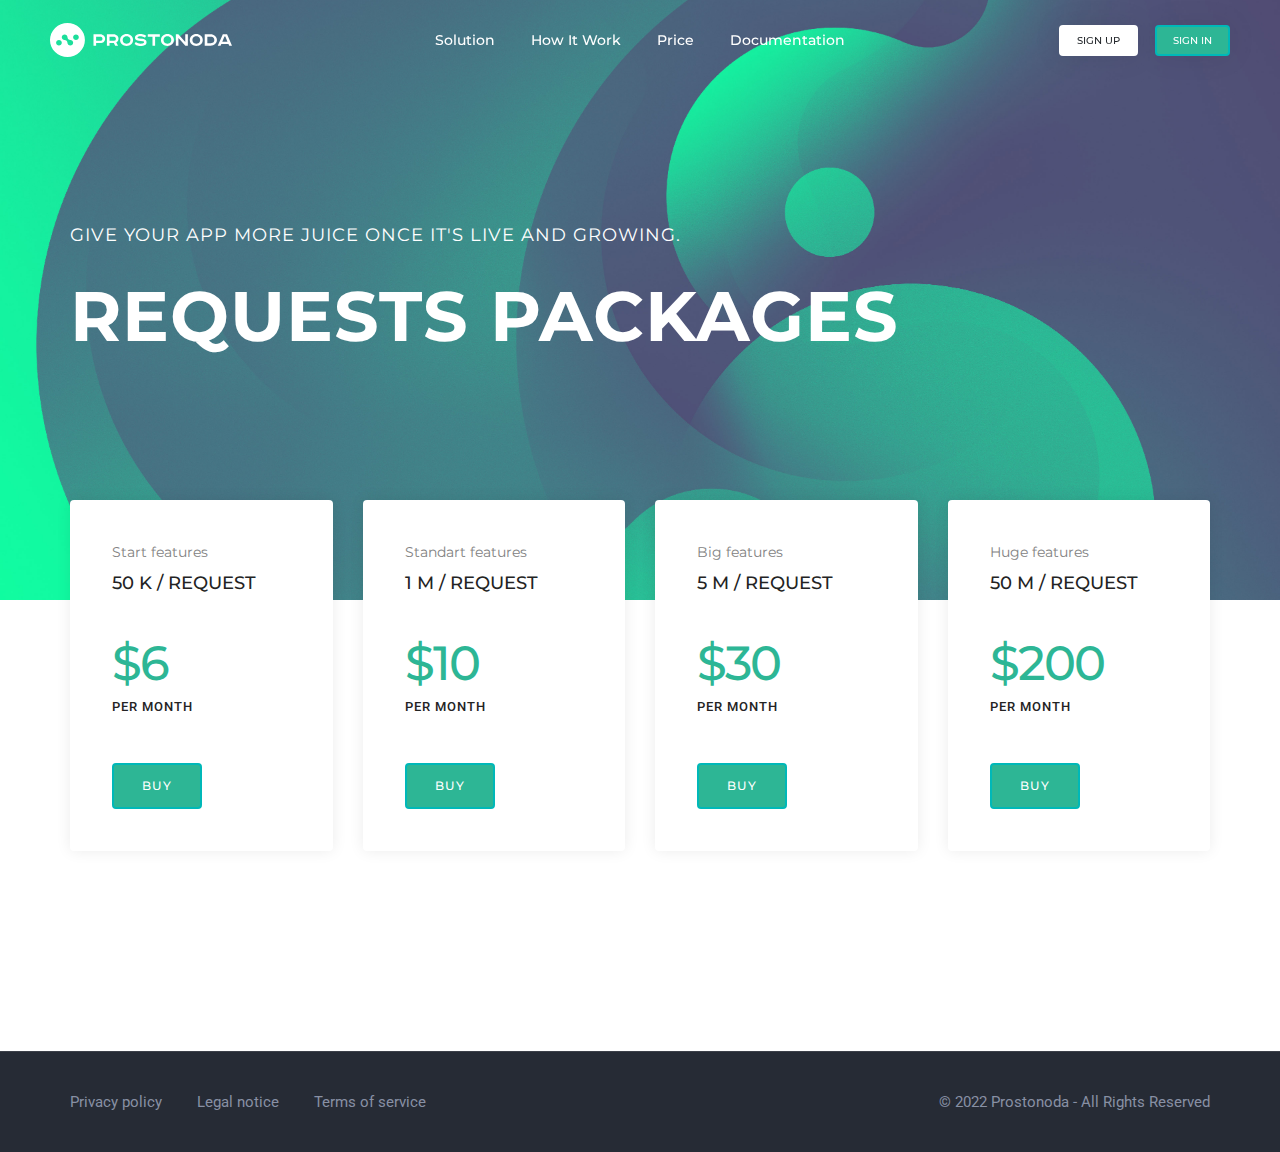
<file: price.html>
<!doctype html>
<html class="no-js" lang="en">

<head>
    <title>Prostonoda</title>
    <meta charset="utf-8">
    <meta http-equiv="X-UA-Compatible" content="IE=edge" />
    <meta name="author" content="ThemeZaa">
    <meta name="viewport" content="width=device-width,initial-scale=1.0,maximum-scale=1" />
    <meta name="description" content="....">

    <link rel="stylesheet" type="text/css" href="css/font-icons.min.css">
    <link rel="stylesheet" type="text/css" href="css/theme-vendors.min.css">
    <link rel="stylesheet" type="text/css" href="css/style.css" />
    <link rel="stylesheet" type="text/css" href="css/responsive.css" />
</head>

<body data-mobile-nav-style="classic">
    <header>
        <nav
        class="navbar navbar-expand-lg navbar-dark bg-transparent header-light fixed-top navbar-boxed header-reverse-scroll">
        <div class="container-fluid nav-header-container">
            <div class="col-auto col-sm-6 col-lg-2 me-auto ps-lg-0">
                <a class="navbar-brand" href="index.html">
                    <img src="img/logo-white.svg" class="default-logo" alt="">
                    <img src="img/logo-color.svg" class="alt-logo" alt="">
                    <img src="img/logo-color.svg" class="mobile-logo" alt="">
                </a>
            </div>
            <div class="col-auto col-lg-6 menu-order px-lg-0">
                <button class="navbar-toggler float-end" type="button" data-bs-toggle="collapse"
                    data-bs-target="#navbarNav" aria-controls="navbarNav" aria-label="Toggle navigation">
                    <span class="navbar-toggler-line"></span>
                    <span class="navbar-toggler-line"></span>
                    <span class="navbar-toggler-line"></span>
                    <span class="navbar-toggler-line"></span>
                </button>
                <div class="collapse navbar-collapse justify-content-center" id="navbarNav">
                    <ul class="navbar-nav alt-font">
                        <li class="nav-item">
                            <a href="#" class="nav-link">Solution</a>
                        </li>
                        <li class="nav-item">
                            <a href="#" class="nav-link">How It Work</a>
                        </li>
                        <li class="nav-item">
                            <a href="#" class="nav-link">Price</a>
                        </li>
                        <li class="nav-item">
                            <a href="#" class="nav-link">Documentation</a>
                        </li>
                    </ul>
                </div>
            </div>
            <div class="col-auto col-lg-3 text-end pe-0 font-size-0">
                <div class="header-button d-none d-md-inline-block">
                    <a href="#signup"
                        class="btn btn-very-small btn-white btn-round-edge bg-white border-white text-dark box-shadow-large popup-with-zoom-anim">Sign
                        Up</a>
                    <div id="signup"
                        class="zoom-anim-dialog col-11 col-xl-6 col-lg-6 col-md-8 col-sm-9 mx-auto bg-white modal-popup-main padding-4-half-rem-all mfp-hide border-radius-6px sm-padding-2-half-rem-lr">
                        <h6 class="alt-font font-weight-500 text-extra-dark-gray">Register</h6>
                        <label class="margin-15px-bottom">Email address <span
                                class="required-error text-radical-red">*</span></label>
                        <input class="small-input bg-white margin-20px-bottom required" type="email" name="email"
                            placeholder="Enter your email">
                        <p class="text-small">Your personal data will be used to support your experience throughout
                            this website, to manage access to your account, and for other purposes described in our
                            <a href="#" class="text-decoration-underline">privacy policy</a>.</p>
                        <button class="btn btn-medium btn-pn-green btn-round-edge w-100 submit"
                            type="submit">Register</button>
                    </div>
                </div>
                <div class="header-button d-none d-md-inline-block">
                    <a href="#signin"
                        class="btn btn-very-small btn-pn-green btn-round-edge text-white box-shadow-large popup-with-zoom-anim">Sign
                        In</a>
                        
                    <div id="signin"
                        class="zoom-anim-dialog col-11 col-xl-6 col-lg-6 col-md-8 col-sm-9 mx-auto bg-white modal-popup-main padding-4-half-rem-all mfp-hide border-radius-6px sm-padding-2-half-rem-lr">
                        <h6 class="alt-font font-weight-500 text-extra-dark-gray">Login</h6>
                        <label class="margin-15px-bottom">Username or email address <span
                                class="required-error text-radical-red">*</span></label>
                        <input class="small-input bg-white margin-20px-bottom required" type="text" name="text"
                            placeholder="Enter your email">
                        <label class="margin-15px-bottom">Password <span
                                class="required-error text-radical-red">*</span></label>
                        <input class="small-input bg-white margin-20px-bottom required" type="password"
                            name="password" placeholder="Enter your password">
                        <label class="margin-25px-bottom">
                            <input class="d-inline-block align-middle w-auto mb-0 margin-5px-right" type="checkbox"
                                name="account">
                            <span class="d-inline-block align-middle">Remember me</span>
                        </label>
                        <button class="btn btn-medium btn-pn-green btn-round-edge w-100 submit"
                            type="submit">Login</button>
                        <p class="text-end margin-20px-top mb-0"><a href="#"
                                class="btn btn-link btn-medium text-extra-dark-gray">Lost your password?</a></p>
                    </div>
                </div>
            </div>
        </div>
    </nav>
    </header>

    <section class="d-flex flex-column justify-content-center h-600px cover-background lg-h-500px sm-h-400px"
        style="background-image:url('img/cover.jpg');">
        <div class="container">
            <div class="row align-items-center h-800px lg-h-550px md-h-550px xs-h-850px">
                <div class="col-12 col-xl-12 col-md-6 sm-margin-40px-bottom">
                    <h5
                        class="margin-35px-bottom alt-font text-large text-white font-weight-400 text-uppercase letter-spacing-1px d-block xs-margin-15px-bottom">
                        Give your app more juice once it's live and growing.</h5>
                    <h1
                        class="alt-font font-weight-700 text-uppercase text-white margin-25px-bottom letter-spacing-1px">
                        Requests Packages</h1>
                </div>
            </div>
        </div>
    </section>

    <section class="extra-big-section overflow-visible md-no-margin-top md-margin-70px-bottom sm-margin-50px-bottom"
        style="margin-top: -300px;">
        <div class="container">
            <div class="row">
                <div class="col-12 md-no-margin-top">
                    <div class="row justify-content-center">
                        <div class="col-12 col-lg-3 col-md-6 col-sm-12 md-margin-30px-bottom xs-margin-15px-bottom">
                            <div
                                class="feature-box h-100 feature-box-left-icon-middle padding-3-rem-all bg-white box-shadow-small box-shadow-large-hover border-radius-4px overflow-hidden last-paragraph-no-margin lg-padding-2-half-rem-tb lg-padding-2-rem-lr md-padding-4-rem-all">
                                <div class="pricing-header margin-3-rem-bottom ">
                                    <div class="text-medium margin-10px-bottom d-block alt-font">Start features</div>
                                    <div
                                        class="alt-font text-extra-dark-gray text-large font-weight-500 margin-3-rem-bottom text-uppercase">
                                        50 k / Request</div>
                                    <h3
                                        class="alt-font font-weight-500 text-pn-green letter-spacing-minus-2px no-margin-bottom">
                                        $6</h3>
                                    <span
                                        class="text-uppercase text-extra-dark-gray letter-spacing-1px font-weight-500 text-small">Per
                                        month</span>
                                </div>
                                <div class="pricing-footer">
                                    <a class="btn btn-fancy btn-medium btn-pn-green btn-round-edge" href="#">Buy</a>
                                </div>
                            </div>
                        </div>
                        <div class="col-12 col-lg-3 col-md-6 col-sm-12 md-margin-30px-bottom xs-margin-15px-bottom">
                            <div
                                class="feature-box h-100 feature-box-left-icon-middle padding-3-rem-all bg-white box-shadow-small box-shadow-large-hover border-radius-4px overflow-hidden last-paragraph-no-margin lg-padding-2-half-rem-tb lg-padding-2-rem-lr md-padding-4-rem-all">
                                <div class="pricing-header margin-3-rem-bottom ">
                                    <div class="text-medium margin-10px-bottom d-block alt-font">Standart features</div>
                                    <div
                                        class="alt-font text-extra-dark-gray text-large font-weight-500 margin-3-rem-bottom text-uppercase">
                                        1 m / Request</div>
                                    <h3
                                        class="alt-font font-weight-500 text-pn-green letter-spacing-minus-2px no-margin-bottom">
                                        $10</h3>
                                    <span
                                        class="text-uppercase text-extra-dark-gray letter-spacing-1px font-weight-500 text-small">Per
                                        month</span>
                                </div>
                                <div class="pricing-footer">
                                    <a class="btn btn-fancy btn-medium btn-pn-green btn-round-edge" href="#">Buy</a>
                                </div>
                            </div>
                        </div>
                        <div class="col-12 col-lg-3 col-md-6 col-sm-12 md-margin-30px-bottom xs-margin-15px-bottom">
                            <div
                                class="feature-box h-100 feature-box-left-icon-middle padding-3-rem-all bg-white box-shadow-small box-shadow-large-hover border-radius-4px overflow-hidden last-paragraph-no-margin lg-padding-2-half-rem-tb lg-padding-2-rem-lr md-padding-4-rem-all">
                                <div class="pricing-header margin-3-rem-bottom ">
                                    <div class="text-medium margin-10px-bottom d-block alt-font">Big features</div>
                                    <div
                                        class="alt-font text-extra-dark-gray text-large font-weight-500 margin-3-rem-bottom text-uppercase">
                                        5 m / Request</div>
                                    <h3
                                        class="alt-font font-weight-500 text-pn-green letter-spacing-minus-2px no-margin-bottom">
                                        $30</h3>
                                    <span
                                        class="text-uppercase text-extra-dark-gray letter-spacing-1px font-weight-500 text-small">Per
                                        month</span>
                                </div>
                                <div class="pricing-footer">
                                    <a class="btn btn-fancy btn-medium btn-pn-green btn-round-edge" href="#">Buy</a>
                                </div>
                            </div>
                        </div>
                        <div class="col-12 col-lg-3 col-md-6 col-sm-12 md-margin-30px-bottom xs-margin-15px-bottom">
                            <div
                                class="feature-box h-100 feature-box-left-icon-middle padding-3-rem-all bg-white box-shadow-small box-shadow-large-hover border-radius-4px overflow-hidden last-paragraph-no-margin lg-padding-2-half-rem-tb lg-padding-2-rem-lr md-padding-4-rem-all">
                                <div class="pricing-header margin-3-rem-bottom ">
                                    <div class="text-medium margin-10px-bottom d-block alt-font">Huge features</div>
                                    <div
                                        class="alt-font text-extra-dark-gray text-large font-weight-500 margin-3-rem-bottom text-uppercase">
                                        50 m / Request</div>
                                    <h3
                                        class="alt-font font-weight-500 text-pn-green letter-spacing-minus-2px no-margin-bottom">
                                        $200</h3>
                                    <span
                                        class="text-uppercase text-extra-dark-gray letter-spacing-1px font-weight-500 text-small">Per
                                        month</span>
                                </div>
                                <div class="pricing-footer">
                                    <a class="btn btn-fancy btn-medium btn-pn-green btn-round-edge" href="#">Buy</a>
                                </div>
                            </div>
                        </div>
                    </div>
                </div>
            </div>
        </div>
    </section>



    <footer class="footer-dark bg-slate-blue">
        <div class="footer-bottom padding-35px-tb border-top border-color-white-transparent">
            <div class="container">
                <div class="row">
                    <div class="col-12 col-md-6 sm-margin-10px-bottom xs-margin-15px-bottom">
                        <ul
                            class="footer-horizontal-link d-flex flex-column flex-sm-row justify-content-sm-center justify-content-md-start">
                            <li><a href="#">Privacy policy</a></li>
                            <li><a href="#">Legal notice</a></li>
                            <li><a href="#">Terms of service</a></li>
                        </ul>
                    </div>
                    <div class="col-12 col-md-6 text-start text-sm-center text-md-end last-paragraph-no-margin">
                        <p>&copy; 2022 Prostonoda - All Rights Reserved</p>
                    </div>
                </div>
            </div>
        </div>
    </footer>
    <a class="scroll-top-arrow" href="javascript:void(0);"><i class="feather icon-feather-arrow-up"></i></a>
    <script type="text/javascript" src="js/jquery.min.js"></script>
    <script type="text/javascript" src="js/theme-vendors.min.js"></script>
    <script type="text/javascript" src="js/main.js"></script>
</body>

</html>
</file>
<file: css/font-icons.min.css>
/*
Font awesome
Version: 5.15.4 
Plugin URI: https://fontawesome.com
License: License - https://fontawesome.com/license/free (Icons: CC BY 4.0, Fonts: SIL OFL 1.1, Code: MIT License)
*/
.fa,.fab,.fad,.fal,.far,.fas{-moz-osx-font-smoothing:grayscale;-webkit-font-smoothing:antialiased;display:inline-block;font-style:normal;font-variant:normal;text-rendering:auto;line-height:1}.fa-lg{font-size:1.33333em;line-height:.75em;vertical-align:-.0667em}.fa-xs{font-size:.75em}.fa-sm{font-size:.875em}.fa-1x{font-size:1em}.fa-2x{font-size:2em}.fa-3x{font-size:3em}.fa-4x{font-size:4em}.fa-5x{font-size:5em}.fa-6x{font-size:6em}.fa-7x{font-size:7em}.fa-8x{font-size:8em}.fa-9x{font-size:9em}.fa-10x{font-size:10em}.fa-fw{text-align:center;width:1.25em}.fa-ul{list-style-type:none;margin-left:2.5em;padding-left:0}.fa-ul>li{position:relative}.fa-li{left:-2em;position:absolute;text-align:center;width:2em;line-height:inherit}.fa-border{border:.08em solid #eee;border-radius:.1em;padding:.2em .25em .15em}.fa-pull-left{float:left}.fa-pull-right{float:right}.fa.fa-pull-left,.fab.fa-pull-left,.fal.fa-pull-left,.far.fa-pull-left,.fas.fa-pull-left{margin-right:.3em}.fa.fa-pull-right,.fab.fa-pull-right,.fal.fa-pull-right,.far.fa-pull-right,.fas.fa-pull-right{margin-left:.3em}.fa-spin{-webkit-animation:fa-spin 2s linear infinite;animation:fa-spin 2s linear infinite}.fa-pulse{-webkit-animation:fa-spin 1s steps(8) infinite;animation:fa-spin 1s steps(8) infinite}@-webkit-keyframes fa-spin{0%{-webkit-transform:rotate(0deg);transform:rotate(0deg)}to{-webkit-transform:rotate(1turn);transform:rotate(1turn)}}@keyframes fa-spin{0%{-webkit-transform:rotate(0deg);transform:rotate(0deg)}to{-webkit-transform:rotate(1turn);transform:rotate(1turn)}}.fa-rotate-90{-ms-filter:"progid:DXImageTransform.Microsoft.BasicImage(rotation=1)";-webkit-transform:rotate(90deg);transform:rotate(90deg)}.fa-rotate-180{-ms-filter:"progid:DXImageTransform.Microsoft.BasicImage(rotation=2)";-webkit-transform:rotate(180deg);transform:rotate(180deg)}.fa-rotate-270{-ms-filter:"progid:DXImageTransform.Microsoft.BasicImage(rotation=3)";-webkit-transform:rotate(270deg);transform:rotate(270deg)}.fa-flip-horizontal{-ms-filter:"progid:DXImageTransform.Microsoft.BasicImage(rotation=0, mirror=1)";-webkit-transform:scaleX(-1);transform:scaleX(-1)}.fa-flip-vertical{-webkit-transform:scaleY(-1);transform:scaleY(-1)}.fa-flip-both,.fa-flip-horizontal.fa-flip-vertical,.fa-flip-vertical{-ms-filter:"progid:DXImageTransform.Microsoft.BasicImage(rotation=2, mirror=1)"}.fa-flip-both,.fa-flip-horizontal.fa-flip-vertical{-webkit-transform:scale(-1);transform:scale(-1)}:root .fa-flip-both,:root .fa-flip-horizontal,:root .fa-flip-vertical,:root .fa-rotate-90,:root .fa-rotate-180,:root .fa-rotate-270{-webkit-filter:none;filter:none}.fa-stack{display:inline-block;height:2em;line-height:2em;position:relative;vertical-align:middle;width:2.5em}.fa-stack-1x,.fa-stack-2x{left:0;position:absolute;text-align:center;width:100%}.fa-stack-1x{line-height:inherit}.fa-stack-2x{font-size:2em}.fa-inverse{color:#fff}.fa-500px:before{content:"\f26e"}.fa-accessible-icon:before{content:"\f368"}.fa-accusoft:before{content:"\f369"}.fa-acquisitions-incorporated:before{content:"\f6af"}.fa-ad:before{content:"\f641"}.fa-address-book:before{content:"\f2b9"}.fa-address-card:before{content:"\f2bb"}.fa-adjust:before{content:"\f042"}.fa-adn:before{content:"\f170"}.fa-adversal:before{content:"\f36a"}.fa-affiliatetheme:before{content:"\f36b"}.fa-air-freshener:before{content:"\f5d0"}.fa-airbnb:before{content:"\f834"}.fa-algolia:before{content:"\f36c"}.fa-align-center:before{content:"\f037"}.fa-align-justify:before{content:"\f039"}.fa-align-left:before{content:"\f036"}.fa-align-right:before{content:"\f038"}.fa-alipay:before{content:"\f642"}.fa-allergies:before{content:"\f461"}.fa-amazon:before{content:"\f270"}.fa-amazon-pay:before{content:"\f42c"}.fa-ambulance:before{content:"\f0f9"}.fa-american-sign-language-interpreting:before{content:"\f2a3"}.fa-amilia:before{content:"\f36d"}.fa-anchor:before{content:"\f13d"}.fa-android:before{content:"\f17b"}.fa-angellist:before{content:"\f209"}.fa-angle-double-down:before{content:"\f103"}.fa-angle-double-left:before{content:"\f100"}.fa-angle-double-right:before{content:"\f101"}.fa-angle-double-up:before{content:"\f102"}.fa-angle-down:before{content:"\f107"}.fa-angle-left:before{content:"\f104"}.fa-angle-right:before{content:"\f105"}.fa-angle-up:before{content:"\f106"}.fa-angry:before{content:"\f556"}.fa-angrycreative:before{content:"\f36e"}.fa-angular:before{content:"\f420"}.fa-ankh:before{content:"\f644"}.fa-app-store:before{content:"\f36f"}.fa-app-store-ios:before{content:"\f370"}.fa-apper:before{content:"\f371"}.fa-apple:before{content:"\f179"}.fa-apple-alt:before{content:"\f5d1"}.fa-apple-pay:before{content:"\f415"}.fa-archive:before{content:"\f187"}.fa-archway:before{content:"\f557"}.fa-arrow-alt-circle-down:before{content:"\f358"}.fa-arrow-alt-circle-left:before{content:"\f359"}.fa-arrow-alt-circle-right:before{content:"\f35a"}.fa-arrow-alt-circle-up:before{content:"\f35b"}.fa-arrow-circle-down:before{content:"\f0ab"}.fa-arrow-circle-left:before{content:"\f0a8"}.fa-arrow-circle-right:before{content:"\f0a9"}.fa-arrow-circle-up:before{content:"\f0aa"}.fa-arrow-down:before{content:"\f063"}.fa-arrow-left:before{content:"\f060"}.fa-arrow-right:before{content:"\f061"}.fa-arrow-up:before{content:"\f062"}.fa-arrows-alt:before{content:"\f0b2"}.fa-arrows-alt-h:before{content:"\f337"}.fa-arrows-alt-v:before{content:"\f338"}.fa-artstation:before{content:"\f77a"}.fa-assistive-listening-systems:before{content:"\f2a2"}.fa-asterisk:before{content:"\f069"}.fa-asymmetrik:before{content:"\f372"}.fa-at:before{content:"\f1fa"}.fa-atlas:before{content:"\f558"}.fa-atlassian:before{content:"\f77b"}.fa-atom:before{content:"\f5d2"}.fa-audible:before{content:"\f373"}.fa-audio-description:before{content:"\f29e"}.fa-autoprefixer:before{content:"\f41c"}.fa-avianex:before{content:"\f374"}.fa-aviato:before{content:"\f421"}.fa-award:before{content:"\f559"}.fa-aws:before{content:"\f375"}.fa-baby:before{content:"\f77c"}.fa-baby-carriage:before{content:"\f77d"}.fa-backspace:before{content:"\f55a"}.fa-backward:before{content:"\f04a"}.fa-bacon:before{content:"\f7e5"}.fa-bacteria:before{content:"\e059"}.fa-bacterium:before{content:"\e05a"}.fa-bahai:before{content:"\f666"}.fa-balance-scale:before{content:"\f24e"}.fa-balance-scale-left:before{content:"\f515"}.fa-balance-scale-right:before{content:"\f516"}.fa-ban:before{content:"\f05e"}.fa-band-aid:before{content:"\f462"}.fa-bandcamp:before{content:"\f2d5"}.fa-barcode:before{content:"\f02a"}.fa-bars:before{content:"\f0c9"}.fa-baseball-ball:before{content:"\f433"}.fa-basketball-ball:before{content:"\f434"}.fa-bath:before{content:"\f2cd"}.fa-battery-empty:before{content:"\f244"}.fa-battery-full:before{content:"\f240"}.fa-battery-half:before{content:"\f242"}.fa-battery-quarter:before{content:"\f243"}.fa-battery-three-quarters:before{content:"\f241"}.fa-battle-net:before{content:"\f835"}.fa-bed:before{content:"\f236"}.fa-beer:before{content:"\f0fc"}.fa-behance:before{content:"\f1b4"}.fa-behance-square:before{content:"\f1b5"}.fa-bell:before{content:"\f0f3"}.fa-bell-slash:before{content:"\f1f6"}.fa-bezier-curve:before{content:"\f55b"}.fa-bible:before{content:"\f647"}.fa-bicycle:before{content:"\f206"}.fa-biking:before{content:"\f84a"}.fa-bimobject:before{content:"\f378"}.fa-binoculars:before{content:"\f1e5"}.fa-biohazard:before{content:"\f780"}.fa-birthday-cake:before{content:"\f1fd"}.fa-bitbucket:before{content:"\f171"}.fa-bitcoin:before{content:"\f379"}.fa-bity:before{content:"\f37a"}.fa-black-tie:before{content:"\f27e"}.fa-blackberry:before{content:"\f37b"}.fa-blender:before{content:"\f517"}.fa-blender-phone:before{content:"\f6b6"}.fa-blind:before{content:"\f29d"}.fa-blog:before{content:"\f781"}.fa-blogger:before{content:"\f37c"}.fa-blogger-b:before{content:"\f37d"}.fa-bluetooth:before{content:"\f293"}.fa-bluetooth-b:before{content:"\f294"}.fa-bold:before{content:"\f032"}.fa-bolt:before{content:"\f0e7"}.fa-bomb:before{content:"\f1e2"}.fa-bone:before{content:"\f5d7"}.fa-bong:before{content:"\f55c"}.fa-book:before{content:"\f02d"}.fa-book-dead:before{content:"\f6b7"}.fa-book-medical:before{content:"\f7e6"}.fa-book-open:before{content:"\f518"}.fa-book-reader:before{content:"\f5da"}.fa-bookmark:before{content:"\f02e"}.fa-bootstrap:before{content:"\f836"}.fa-border-all:before{content:"\f84c"}.fa-border-none:before{content:"\f850"}.fa-border-style:before{content:"\f853"}.fa-bowling-ball:before{content:"\f436"}.fa-box:before{content:"\f466"}.fa-box-open:before{content:"\f49e"}.fa-box-tissue:before{content:"\e05b"}.fa-boxes:before{content:"\f468"}.fa-braille:before{content:"\f2a1"}.fa-brain:before{content:"\f5dc"}.fa-bread-slice:before{content:"\f7ec"}.fa-briefcase:before{content:"\f0b1"}.fa-briefcase-medical:before{content:"\f469"}.fa-broadcast-tower:before{content:"\f519"}.fa-broom:before{content:"\f51a"}.fa-brush:before{content:"\f55d"}.fa-btc:before{content:"\f15a"}.fa-buffer:before{content:"\f837"}.fa-bug:before{content:"\f188"}.fa-building:before{content:"\f1ad"}.fa-bullhorn:before{content:"\f0a1"}.fa-bullseye:before{content:"\f140"}.fa-burn:before{content:"\f46a"}.fa-buromobelexperte:before{content:"\f37f"}.fa-bus:before{content:"\f207"}.fa-bus-alt:before{content:"\f55e"}.fa-business-time:before{content:"\f64a"}.fa-buy-n-large:before{content:"\f8a6"}.fa-buysellads:before{content:"\f20d"}.fa-calculator:before{content:"\f1ec"}.fa-calendar:before{content:"\f133"}.fa-calendar-alt:before{content:"\f073"}.fa-calendar-check:before{content:"\f274"}.fa-calendar-day:before{content:"\f783"}.fa-calendar-minus:before{content:"\f272"}.fa-calendar-plus:before{content:"\f271"}.fa-calendar-times:before{content:"\f273"}.fa-calendar-week:before{content:"\f784"}.fa-camera:before{content:"\f030"}.fa-camera-retro:before{content:"\f083"}.fa-campground:before{content:"\f6bb"}.fa-canadian-maple-leaf:before{content:"\f785"}.fa-candy-cane:before{content:"\f786"}.fa-cannabis:before{content:"\f55f"}.fa-capsules:before{content:"\f46b"}.fa-car:before{content:"\f1b9"}.fa-car-alt:before{content:"\f5de"}.fa-car-battery:before{content:"\f5df"}.fa-car-crash:before{content:"\f5e1"}.fa-car-side:before{content:"\f5e4"}.fa-caravan:before{content:"\f8ff"}.fa-caret-down:before{content:"\f0d7"}.fa-caret-left:before{content:"\f0d9"}.fa-caret-right:before{content:"\f0da"}.fa-caret-square-down:before{content:"\f150"}.fa-caret-square-left:before{content:"\f191"}.fa-caret-square-right:before{content:"\f152"}.fa-caret-square-up:before{content:"\f151"}.fa-caret-up:before{content:"\f0d8"}.fa-carrot:before{content:"\f787"}.fa-cart-arrow-down:before{content:"\f218"}.fa-cart-plus:before{content:"\f217"}.fa-cash-register:before{content:"\f788"}.fa-cat:before{content:"\f6be"}.fa-cc-amazon-pay:before{content:"\f42d"}.fa-cc-amex:before{content:"\f1f3"}.fa-cc-apple-pay:before{content:"\f416"}.fa-cc-diners-club:before{content:"\f24c"}.fa-cc-discover:before{content:"\f1f2"}.fa-cc-jcb:before{content:"\f24b"}.fa-cc-mastercard:before{content:"\f1f1"}.fa-cc-paypal:before{content:"\f1f4"}.fa-cc-stripe:before{content:"\f1f5"}.fa-cc-visa:before{content:"\f1f0"}.fa-centercode:before{content:"\f380"}.fa-centos:before{content:"\f789"}.fa-certificate:before{content:"\f0a3"}.fa-chair:before{content:"\f6c0"}.fa-chalkboard:before{content:"\f51b"}.fa-chalkboard-teacher:before{content:"\f51c"}.fa-charging-station:before{content:"\f5e7"}.fa-chart-area:before{content:"\f1fe"}.fa-chart-bar:before{content:"\f080"}.fa-chart-line:before{content:"\f201"}.fa-chart-pie:before{content:"\f200"}.fa-check:before{content:"\f00c"}.fa-check-circle:before{content:"\f058"}.fa-check-double:before{content:"\f560"}.fa-check-square:before{content:"\f14a"}.fa-cheese:before{content:"\f7ef"}.fa-chess:before{content:"\f439"}.fa-chess-bishop:before{content:"\f43a"}.fa-chess-board:before{content:"\f43c"}.fa-chess-king:before{content:"\f43f"}.fa-chess-knight:before{content:"\f441"}.fa-chess-pawn:before{content:"\f443"}.fa-chess-queen:before{content:"\f445"}.fa-chess-rook:before{content:"\f447"}.fa-chevron-circle-down:before{content:"\f13a"}.fa-chevron-circle-left:before{content:"\f137"}.fa-chevron-circle-right:before{content:"\f138"}.fa-chevron-circle-up:before{content:"\f139"}.fa-chevron-down:before{content:"\f078"}.fa-chevron-left:before{content:"\f053"}.fa-chevron-right:before{content:"\f054"}.fa-chevron-up:before{content:"\f077"}.fa-child:before{content:"\f1ae"}.fa-chrome:before{content:"\f268"}.fa-chromecast:before{content:"\f838"}.fa-church:before{content:"\f51d"}.fa-circle:before{content:"\f111"}.fa-circle-notch:before{content:"\f1ce"}.fa-city:before{content:"\f64f"}.fa-clinic-medical:before{content:"\f7f2"}.fa-clipboard:before{content:"\f328"}.fa-clipboard-check:before{content:"\f46c"}.fa-clipboard-list:before{content:"\f46d"}.fa-clock:before{content:"\f017"}.fa-clone:before{content:"\f24d"}.fa-closed-captioning:before{content:"\f20a"}.fa-cloud:before{content:"\f0c2"}.fa-cloud-download-alt:before{content:"\f381"}.fa-cloud-meatball:before{content:"\f73b"}.fa-cloud-moon:before{content:"\f6c3"}.fa-cloud-moon-rain:before{content:"\f73c"}.fa-cloud-rain:before{content:"\f73d"}.fa-cloud-showers-heavy:before{content:"\f740"}.fa-cloud-sun:before{content:"\f6c4"}.fa-cloud-sun-rain:before{content:"\f743"}.fa-cloud-upload-alt:before{content:"\f382"}.fa-cloudflare:before{content:"\e07d"}.fa-cloudscale:before{content:"\f383"}.fa-cloudsmith:before{content:"\f384"}.fa-cloudversify:before{content:"\f385"}.fa-cocktail:before{content:"\f561"}.fa-code:before{content:"\f121"}.fa-code-branch:before{content:"\f126"}.fa-codepen:before{content:"\f1cb"}.fa-codiepie:before{content:"\f284"}.fa-coffee:before{content:"\f0f4"}.fa-cog:before{content:"\f013"}.fa-cogs:before{content:"\f085"}.fa-coins:before{content:"\f51e"}.fa-columns:before{content:"\f0db"}.fa-comment:before{content:"\f075"}.fa-comment-alt:before{content:"\f27a"}.fa-comment-dollar:before{content:"\f651"}.fa-comment-dots:before{content:"\f4ad"}.fa-comment-medical:before{content:"\f7f5"}.fa-comment-slash:before{content:"\f4b3"}.fa-comments:before{content:"\f086"}.fa-comments-dollar:before{content:"\f653"}.fa-compact-disc:before{content:"\f51f"}.fa-compass:before{content:"\f14e"}.fa-compress:before{content:"\f066"}.fa-compress-alt:before{content:"\f422"}.fa-compress-arrows-alt:before{content:"\f78c"}.fa-concierge-bell:before{content:"\f562"}.fa-confluence:before{content:"\f78d"}.fa-connectdevelop:before{content:"\f20e"}.fa-contao:before{content:"\f26d"}.fa-cookie:before{content:"\f563"}.fa-cookie-bite:before{content:"\f564"}.fa-copy:before{content:"\f0c5"}.fa-copyright:before{content:"\f1f9"}.fa-cotton-bureau:before{content:"\f89e"}.fa-couch:before{content:"\f4b8"}.fa-cpanel:before{content:"\f388"}.fa-creative-commons:before{content:"\f25e"}.fa-creative-commons-by:before{content:"\f4e7"}.fa-creative-commons-nc:before{content:"\f4e8"}.fa-creative-commons-nc-eu:before{content:"\f4e9"}.fa-creative-commons-nc-jp:before{content:"\f4ea"}.fa-creative-commons-nd:before{content:"\f4eb"}.fa-creative-commons-pd:before{content:"\f4ec"}.fa-creative-commons-pd-alt:before{content:"\f4ed"}.fa-creative-commons-remix:before{content:"\f4ee"}.fa-creative-commons-sa:before{content:"\f4ef"}.fa-creative-commons-sampling:before{content:"\f4f0"}.fa-creative-commons-sampling-plus:before{content:"\f4f1"}.fa-creative-commons-share:before{content:"\f4f2"}.fa-creative-commons-zero:before{content:"\f4f3"}.fa-credit-card:before{content:"\f09d"}.fa-critical-role:before{content:"\f6c9"}.fa-crop:before{content:"\f125"}.fa-crop-alt:before{content:"\f565"}.fa-cross:before{content:"\f654"}.fa-crosshairs:before{content:"\f05b"}.fa-crow:before{content:"\f520"}.fa-crown:before{content:"\f521"}.fa-crutch:before{content:"\f7f7"}.fa-css3:before{content:"\f13c"}.fa-css3-alt:before{content:"\f38b"}.fa-cube:before{content:"\f1b2"}.fa-cubes:before{content:"\f1b3"}.fa-cut:before{content:"\f0c4"}.fa-cuttlefish:before{content:"\f38c"}.fa-d-and-d:before{content:"\f38d"}.fa-d-and-d-beyond:before{content:"\f6ca"}.fa-dailymotion:before{content:"\e052"}.fa-dashcube:before{content:"\f210"}.fa-database:before{content:"\f1c0"}.fa-deaf:before{content:"\f2a4"}.fa-deezer:before{content:"\e077"}.fa-delicious:before{content:"\f1a5"}.fa-democrat:before{content:"\f747"}.fa-deploydog:before{content:"\f38e"}.fa-deskpro:before{content:"\f38f"}.fa-desktop:before{content:"\f108"}.fa-dev:before{content:"\f6cc"}.fa-deviantart:before{content:"\f1bd"}.fa-dharmachakra:before{content:"\f655"}.fa-dhl:before{content:"\f790"}.fa-diagnoses:before{content:"\f470"}.fa-diaspora:before{content:"\f791"}.fa-dice:before{content:"\f522"}.fa-dice-d20:before{content:"\f6cf"}.fa-dice-d6:before{content:"\f6d1"}.fa-dice-five:before{content:"\f523"}.fa-dice-four:before{content:"\f524"}.fa-dice-one:before{content:"\f525"}.fa-dice-six:before{content:"\f526"}.fa-dice-three:before{content:"\f527"}.fa-dice-two:before{content:"\f528"}.fa-digg:before{content:"\f1a6"}.fa-digital-ocean:before{content:"\f391"}.fa-digital-tachograph:before{content:"\f566"}.fa-directions:before{content:"\f5eb"}.fa-discord:before{content:"\f392"}.fa-discourse:before{content:"\f393"}.fa-disease:before{content:"\f7fa"}.fa-divide:before{content:"\f529"}.fa-dizzy:before{content:"\f567"}.fa-dna:before{content:"\f471"}.fa-dochub:before{content:"\f394"}.fa-docker:before{content:"\f395"}.fa-dog:before{content:"\f6d3"}.fa-dollar-sign:before{content:"\f155"}.fa-dolly:before{content:"\f472"}.fa-dolly-flatbed:before{content:"\f474"}.fa-donate:before{content:"\f4b9"}.fa-door-closed:before{content:"\f52a"}.fa-door-open:before{content:"\f52b"}.fa-dot-circle:before{content:"\f192"}.fa-dove:before{content:"\f4ba"}.fa-download:before{content:"\f019"}.fa-draft2digital:before{content:"\f396"}.fa-drafting-compass:before{content:"\f568"}.fa-dragon:before{content:"\f6d5"}.fa-draw-polygon:before{content:"\f5ee"}.fa-dribbble:before{content:"\f17d"}.fa-dribbble-square:before{content:"\f397"}.fa-dropbox:before{content:"\f16b"}.fa-drum:before{content:"\f569"}.fa-drum-steelpan:before{content:"\f56a"}.fa-drumstick-bite:before{content:"\f6d7"}.fa-drupal:before{content:"\f1a9"}.fa-dumbbell:before{content:"\f44b"}.fa-dumpster:before{content:"\f793"}.fa-dumpster-fire:before{content:"\f794"}.fa-dungeon:before{content:"\f6d9"}.fa-dyalog:before{content:"\f399"}.fa-earlybirds:before{content:"\f39a"}.fa-ebay:before{content:"\f4f4"}.fa-edge:before{content:"\f282"}.fa-edge-legacy:before{content:"\e078"}.fa-edit:before{content:"\f044"}.fa-egg:before{content:"\f7fb"}.fa-eject:before{content:"\f052"}.fa-elementor:before{content:"\f430"}.fa-ellipsis-h:before{content:"\f141"}.fa-ellipsis-v:before{content:"\f142"}.fa-ello:before{content:"\f5f1"}.fa-ember:before{content:"\f423"}.fa-empire:before{content:"\f1d1"}.fa-envelope:before{content:"\f0e0"}.fa-envelope-open:before{content:"\f2b6"}.fa-envelope-open-text:before{content:"\f658"}.fa-envelope-square:before{content:"\f199"}.fa-envira:before{content:"\f299"}.fa-equals:before{content:"\f52c"}.fa-eraser:before{content:"\f12d"}.fa-erlang:before{content:"\f39d"}.fa-ethereum:before{content:"\f42e"}.fa-ethernet:before{content:"\f796"}.fa-etsy:before{content:"\f2d7"}.fa-euro-sign:before{content:"\f153"}.fa-evernote:before{content:"\f839"}.fa-exchange-alt:before{content:"\f362"}.fa-exclamation:before{content:"\f12a"}.fa-exclamation-circle:before{content:"\f06a"}.fa-exclamation-triangle:before{content:"\f071"}.fa-expand:before{content:"\f065"}.fa-expand-alt:before{content:"\f424"}.fa-expand-arrows-alt:before{content:"\f31e"}.fa-expeditedssl:before{content:"\f23e"}.fa-external-link-alt:before{content:"\f35d"}.fa-external-link-square-alt:before{content:"\f360"}.fa-eye:before{content:"\f06e"}.fa-eye-dropper:before{content:"\f1fb"}.fa-eye-slash:before{content:"\f070"}.fa-facebook:before{content:"\f09a"}.fa-facebook-f:before{content:"\f39e"}.fa-facebook-messenger:before{content:"\f39f"}.fa-facebook-square:before{content:"\f082"}.fa-fan:before{content:"\f863"}.fa-fantasy-flight-games:before{content:"\f6dc"}.fa-fast-backward:before{content:"\f049"}.fa-fast-forward:before{content:"\f050"}.fa-faucet:before{content:"\e005"}.fa-fax:before{content:"\f1ac"}.fa-feather:before{content:"\f52d"}.fa-feather-alt:before{content:"\f56b"}.fa-fedex:before{content:"\f797"}.fa-fedora:before{content:"\f798"}.fa-female:before{content:"\f182"}.fa-fighter-jet:before{content:"\f0fb"}.fa-figma:before{content:"\f799"}.fa-file:before{content:"\f15b"}.fa-file-alt:before{content:"\f15c"}.fa-file-archive:before{content:"\f1c6"}.fa-file-audio:before{content:"\f1c7"}.fa-file-code:before{content:"\f1c9"}.fa-file-contract:before{content:"\f56c"}.fa-file-csv:before{content:"\f6dd"}.fa-file-download:before{content:"\f56d"}.fa-file-excel:before{content:"\f1c3"}.fa-file-export:before{content:"\f56e"}.fa-file-image:before{content:"\f1c5"}.fa-file-import:before{content:"\f56f"}.fa-file-invoice:before{content:"\f570"}.fa-file-invoice-dollar:before{content:"\f571"}.fa-file-medical:before{content:"\f477"}.fa-file-medical-alt:before{content:"\f478"}.fa-file-pdf:before{content:"\f1c1"}.fa-file-powerpoint:before{content:"\f1c4"}.fa-file-prescription:before{content:"\f572"}.fa-file-signature:before{content:"\f573"}.fa-file-upload:before{content:"\f574"}.fa-file-video:before{content:"\f1c8"}.fa-file-word:before{content:"\f1c2"}.fa-fill:before{content:"\f575"}.fa-fill-drip:before{content:"\f576"}.fa-film:before{content:"\f008"}.fa-filter:before{content:"\f0b0"}.fa-fingerprint:before{content:"\f577"}.fa-fire:before{content:"\f06d"}.fa-fire-alt:before{content:"\f7e4"}.fa-fire-extinguisher:before{content:"\f134"}.fa-firefox:before{content:"\f269"}.fa-firefox-browser:before{content:"\e007"}.fa-first-aid:before{content:"\f479"}.fa-first-order:before{content:"\f2b0"}.fa-first-order-alt:before{content:"\f50a"}.fa-firstdraft:before{content:"\f3a1"}.fa-fish:before{content:"\f578"}.fa-fist-raised:before{content:"\f6de"}.fa-flag:before{content:"\f024"}.fa-flag-checkered:before{content:"\f11e"}.fa-flag-usa:before{content:"\f74d"}.fa-flask:before{content:"\f0c3"}.fa-flickr:before{content:"\f16e"}.fa-flipboard:before{content:"\f44d"}.fa-flushed:before{content:"\f579"}.fa-fly:before{content:"\f417"}.fa-folder:before{content:"\f07b"}.fa-folder-minus:before{content:"\f65d"}.fa-folder-open:before{content:"\f07c"}.fa-folder-plus:before{content:"\f65e"}.fa-font:before{content:"\f031"}.fa-font-awesome:before{content:"\f2b4"}.fa-font-awesome-alt:before{content:"\f35c"}.fa-font-awesome-flag:before{content:"\f425"}.fa-font-awesome-logo-full:before{content:"\f4e6"}.fa-fonticons:before{content:"\f280"}.fa-fonticons-fi:before{content:"\f3a2"}.fa-football-ball:before{content:"\f44e"}.fa-fort-awesome:before{content:"\f286"}.fa-fort-awesome-alt:before{content:"\f3a3"}.fa-forumbee:before{content:"\f211"}.fa-forward:before{content:"\f04e"}.fa-foursquare:before{content:"\f180"}.fa-free-code-camp:before{content:"\f2c5"}.fa-freebsd:before{content:"\f3a4"}.fa-frog:before{content:"\f52e"}.fa-frown:before{content:"\f119"}.fa-frown-open:before{content:"\f57a"}.fa-fulcrum:before{content:"\f50b"}.fa-funnel-dollar:before{content:"\f662"}.fa-futbol:before{content:"\f1e3"}.fa-galactic-republic:before{content:"\f50c"}.fa-galactic-senate:before{content:"\f50d"}.fa-gamepad:before{content:"\f11b"}.fa-gas-pump:before{content:"\f52f"}.fa-gavel:before{content:"\f0e3"}.fa-gem:before{content:"\f3a5"}.fa-genderless:before{content:"\f22d"}.fa-get-pocket:before{content:"\f265"}.fa-gg:before{content:"\f260"}.fa-gg-circle:before{content:"\f261"}.fa-ghost:before{content:"\f6e2"}.fa-gift:before{content:"\f06b"}.fa-gifts:before{content:"\f79c"}.fa-git:before{content:"\f1d3"}.fa-git-alt:before{content:"\f841"}.fa-git-square:before{content:"\f1d2"}.fa-github:before{content:"\f09b"}.fa-github-alt:before{content:"\f113"}.fa-github-square:before{content:"\f092"}.fa-gitkraken:before{content:"\f3a6"}.fa-gitlab:before{content:"\f296"}.fa-gitter:before{content:"\f426"}.fa-glass-cheers:before{content:"\f79f"}.fa-glass-martini:before{content:"\f000"}.fa-glass-martini-alt:before{content:"\f57b"}.fa-glass-whiskey:before{content:"\f7a0"}.fa-glasses:before{content:"\f530"}.fa-glide:before{content:"\f2a5"}.fa-glide-g:before{content:"\f2a6"}.fa-globe:before{content:"\f0ac"}.fa-globe-africa:before{content:"\f57c"}.fa-globe-americas:before{content:"\f57d"}.fa-globe-asia:before{content:"\f57e"}.fa-globe-europe:before{content:"\f7a2"}.fa-gofore:before{content:"\f3a7"}.fa-golf-ball:before{content:"\f450"}.fa-goodreads:before{content:"\f3a8"}.fa-goodreads-g:before{content:"\f3a9"}.fa-google:before{content:"\f1a0"}.fa-google-drive:before{content:"\f3aa"}.fa-google-pay:before{content:"\e079"}.fa-google-play:before{content:"\f3ab"}.fa-google-plus:before{content:"\f2b3"}.fa-google-plus-g:before{content:"\f0d5"}.fa-google-plus-square:before{content:"\f0d4"}.fa-google-wallet:before{content:"\f1ee"}.fa-gopuram:before{content:"\f664"}.fa-graduation-cap:before{content:"\f19d"}.fa-gratipay:before{content:"\f184"}.fa-grav:before{content:"\f2d6"}.fa-greater-than:before{content:"\f531"}.fa-greater-than-equal:before{content:"\f532"}.fa-grimace:before{content:"\f57f"}.fa-grin:before{content:"\f580"}.fa-grin-alt:before{content:"\f581"}.fa-grin-beam:before{content:"\f582"}.fa-grin-beam-sweat:before{content:"\f583"}.fa-grin-hearts:before{content:"\f584"}.fa-grin-squint:before{content:"\f585"}.fa-grin-squint-tears:before{content:"\f586"}.fa-grin-stars:before{content:"\f587"}.fa-grin-tears:before{content:"\f588"}.fa-grin-tongue:before{content:"\f589"}.fa-grin-tongue-squint:before{content:"\f58a"}.fa-grin-tongue-wink:before{content:"\f58b"}.fa-grin-wink:before{content:"\f58c"}.fa-grip-horizontal:before{content:"\f58d"}.fa-grip-lines:before{content:"\f7a4"}.fa-grip-lines-vertical:before{content:"\f7a5"}.fa-grip-vertical:before{content:"\f58e"}.fa-gripfire:before{content:"\f3ac"}.fa-grunt:before{content:"\f3ad"}.fa-guilded:before{content:"\e07e"}.fa-guitar:before{content:"\f7a6"}.fa-gulp:before{content:"\f3ae"}.fa-h-square:before{content:"\f0fd"}.fa-hacker-news:before{content:"\f1d4"}.fa-hacker-news-square:before{content:"\f3af"}.fa-hackerrank:before{content:"\f5f7"}.fa-hamburger:before{content:"\f805"}.fa-hammer:before{content:"\f6e3"}.fa-hamsa:before{content:"\f665"}.fa-hand-holding:before{content:"\f4bd"}.fa-hand-holding-heart:before{content:"\f4be"}.fa-hand-holding-medical:before{content:"\e05c"}.fa-hand-holding-usd:before{content:"\f4c0"}.fa-hand-holding-water:before{content:"\f4c1"}.fa-hand-lizard:before{content:"\f258"}.fa-hand-middle-finger:before{content:"\f806"}.fa-hand-paper:before{content:"\f256"}.fa-hand-peace:before{content:"\f25b"}.fa-hand-point-down:before{content:"\f0a7"}.fa-hand-point-left:before{content:"\f0a5"}.fa-hand-point-right:before{content:"\f0a4"}.fa-hand-point-up:before{content:"\f0a6"}.fa-hand-pointer:before{content:"\f25a"}.fa-hand-rock:before{content:"\f255"}.fa-hand-scissors:before{content:"\f257"}.fa-hand-sparkles:before{content:"\e05d"}.fa-hand-spock:before{content:"\f259"}.fa-hands:before{content:"\f4c2"}.fa-hands-helping:before{content:"\f4c4"}.fa-hands-wash:before{content:"\e05e"}.fa-handshake:before{content:"\f2b5"}.fa-handshake-alt-slash:before{content:"\e05f"}.fa-handshake-slash:before{content:"\e060"}.fa-hanukiah:before{content:"\f6e6"}.fa-hard-hat:before{content:"\f807"}.fa-hashtag:before{content:"\f292"}.fa-hat-cowboy:before{content:"\f8c0"}.fa-hat-cowboy-side:before{content:"\f8c1"}.fa-hat-wizard:before{content:"\f6e8"}.fa-hdd:before{content:"\f0a0"}.fa-head-side-cough:before{content:"\e061"}.fa-head-side-cough-slash:before{content:"\e062"}.fa-head-side-mask:before{content:"\e063"}.fa-head-side-virus:before{content:"\e064"}.fa-heading:before{content:"\f1dc"}.fa-headphones:before{content:"\f025"}.fa-headphones-alt:before{content:"\f58f"}.fa-headset:before{content:"\f590"}.fa-heart:before{content:"\f004"}.fa-heart-broken:before{content:"\f7a9"}.fa-heartbeat:before{content:"\f21e"}.fa-helicopter:before{content:"\f533"}.fa-highlighter:before{content:"\f591"}.fa-hiking:before{content:"\f6ec"}.fa-hippo:before{content:"\f6ed"}.fa-hips:before{content:"\f452"}.fa-hire-a-helper:before{content:"\f3b0"}.fa-history:before{content:"\f1da"}.fa-hive:before{content:"\e07f"}.fa-hockey-puck:before{content:"\f453"}.fa-holly-berry:before{content:"\f7aa"}.fa-home:before{content:"\f015"}.fa-hooli:before{content:"\f427"}.fa-hornbill:before{content:"\f592"}.fa-horse:before{content:"\f6f0"}.fa-horse-head:before{content:"\f7ab"}.fa-hospital:before{content:"\f0f8"}.fa-hospital-alt:before{content:"\f47d"}.fa-hospital-symbol:before{content:"\f47e"}.fa-hospital-user:before{content:"\f80d"}.fa-hot-tub:before{content:"\f593"}.fa-hotdog:before{content:"\f80f"}.fa-hotel:before{content:"\f594"}.fa-hotjar:before{content:"\f3b1"}.fa-hourglass:before{content:"\f254"}.fa-hourglass-end:before{content:"\f253"}.fa-hourglass-half:before{content:"\f252"}.fa-hourglass-start:before{content:"\f251"}.fa-house-damage:before{content:"\f6f1"}.fa-house-user:before{content:"\e065"}.fa-houzz:before{content:"\f27c"}.fa-hryvnia:before{content:"\f6f2"}.fa-html5:before{content:"\f13b"}.fa-hubspot:before{content:"\f3b2"}.fa-i-cursor:before{content:"\f246"}.fa-ice-cream:before{content:"\f810"}.fa-icicles:before{content:"\f7ad"}.fa-icons:before{content:"\f86d"}.fa-id-badge:before{content:"\f2c1"}.fa-id-card:before{content:"\f2c2"}.fa-id-card-alt:before{content:"\f47f"}.fa-ideal:before{content:"\e013"}.fa-igloo:before{content:"\f7ae"}.fa-image:before{content:"\f03e"}.fa-images:before{content:"\f302"}.fa-imdb:before{content:"\f2d8"}.fa-inbox:before{content:"\f01c"}.fa-indent:before{content:"\f03c"}.fa-industry:before{content:"\f275"}.fa-infinity:before{content:"\f534"}.fa-info:before{content:"\f129"}.fa-info-circle:before{content:"\f05a"}.fa-innosoft:before{content:"\e080"}.fa-instagram:before{content:"\f16d"}.fa-instagram-square:before{content:"\e055"}.fa-instalod:before{content:"\e081"}.fa-intercom:before{content:"\f7af"}.fa-internet-explorer:before{content:"\f26b"}.fa-invision:before{content:"\f7b0"}.fa-ioxhost:before{content:"\f208"}.fa-italic:before{content:"\f033"}.fa-itch-io:before{content:"\f83a"}.fa-itunes:before{content:"\f3b4"}.fa-itunes-note:before{content:"\f3b5"}.fa-java:before{content:"\f4e4"}.fa-jedi:before{content:"\f669"}.fa-jedi-order:before{content:"\f50e"}.fa-jenkins:before{content:"\f3b6"}.fa-jira:before{content:"\f7b1"}.fa-joget:before{content:"\f3b7"}.fa-joint:before{content:"\f595"}.fa-joomla:before{content:"\f1aa"}.fa-journal-whills:before{content:"\f66a"}.fa-js:before{content:"\f3b8"}.fa-js-square:before{content:"\f3b9"}.fa-jsfiddle:before{content:"\f1cc"}.fa-kaaba:before{content:"\f66b"}.fa-kaggle:before{content:"\f5fa"}.fa-key:before{content:"\f084"}.fa-keybase:before{content:"\f4f5"}.fa-keyboard:before{content:"\f11c"}.fa-keycdn:before{content:"\f3ba"}.fa-khanda:before{content:"\f66d"}.fa-kickstarter:before{content:"\f3bb"}.fa-kickstarter-k:before{content:"\f3bc"}.fa-kiss:before{content:"\f596"}.fa-kiss-beam:before{content:"\f597"}.fa-kiss-wink-heart:before{content:"\f598"}.fa-kiwi-bird:before{content:"\f535"}.fa-korvue:before{content:"\f42f"}.fa-landmark:before{content:"\f66f"}.fa-language:before{content:"\f1ab"}.fa-laptop:before{content:"\f109"}.fa-laptop-code:before{content:"\f5fc"}.fa-laptop-house:before{content:"\e066"}.fa-laptop-medical:before{content:"\f812"}.fa-laravel:before{content:"\f3bd"}.fa-lastfm:before{content:"\f202"}.fa-lastfm-square:before{content:"\f203"}.fa-laugh:before{content:"\f599"}.fa-laugh-beam:before{content:"\f59a"}.fa-laugh-squint:before{content:"\f59b"}.fa-laugh-wink:before{content:"\f59c"}.fa-layer-group:before{content:"\f5fd"}.fa-leaf:before{content:"\f06c"}.fa-leanpub:before{content:"\f212"}.fa-lemon:before{content:"\f094"}.fa-less:before{content:"\f41d"}.fa-less-than:before{content:"\f536"}.fa-less-than-equal:before{content:"\f537"}.fa-level-down-alt:before{content:"\f3be"}.fa-level-up-alt:before{content:"\f3bf"}.fa-life-ring:before{content:"\f1cd"}.fa-lightbulb:before{content:"\f0eb"}.fa-line:before{content:"\f3c0"}.fa-link:before{content:"\f0c1"}.fa-linkedin:before{content:"\f08c"}.fa-linkedin-in:before{content:"\f0e1"}.fa-linode:before{content:"\f2b8"}.fa-linux:before{content:"\f17c"}.fa-lira-sign:before{content:"\f195"}.fa-list:before{content:"\f03a"}.fa-list-alt:before{content:"\f022"}.fa-list-ol:before{content:"\f0cb"}.fa-list-ul:before{content:"\f0ca"}.fa-location-arrow:before{content:"\f124"}.fa-lock:before{content:"\f023"}.fa-lock-open:before{content:"\f3c1"}.fa-long-arrow-alt-down:before{content:"\f309"}.fa-long-arrow-alt-left:before{content:"\f30a"}.fa-long-arrow-alt-right:before{content:"\f30b"}.fa-long-arrow-alt-up:before{content:"\f30c"}.fa-low-vision:before{content:"\f2a8"}.fa-luggage-cart:before{content:"\f59d"}.fa-lungs:before{content:"\f604"}.fa-lungs-virus:before{content:"\e067"}.fa-lyft:before{content:"\f3c3"}.fa-magento:before{content:"\f3c4"}.fa-magic:before{content:"\f0d0"}.fa-magnet:before{content:"\f076"}.fa-mail-bulk:before{content:"\f674"}.fa-mailchimp:before{content:"\f59e"}.fa-male:before{content:"\f183"}.fa-mandalorian:before{content:"\f50f"}.fa-map:before{content:"\f279"}.fa-map-marked:before{content:"\f59f"}.fa-map-marked-alt:before{content:"\f5a0"}.fa-map-marker:before{content:"\f041"}.fa-map-marker-alt:before{content:"\f3c5"}.fa-map-pin:before{content:"\f276"}.fa-map-signs:before{content:"\f277"}.fa-markdown:before{content:"\f60f"}.fa-marker:before{content:"\f5a1"}.fa-mars:before{content:"\f222"}.fa-mars-double:before{content:"\f227"}.fa-mars-stroke:before{content:"\f229"}.fa-mars-stroke-h:before{content:"\f22b"}.fa-mars-stroke-v:before{content:"\f22a"}.fa-mask:before{content:"\f6fa"}.fa-mastodon:before{content:"\f4f6"}.fa-maxcdn:before{content:"\f136"}.fa-mdb:before{content:"\f8ca"}.fa-medal:before{content:"\f5a2"}.fa-medapps:before{content:"\f3c6"}.fa-medium:before{content:"\f23a"}.fa-medium-m:before{content:"\f3c7"}.fa-medkit:before{content:"\f0fa"}.fa-medrt:before{content:"\f3c8"}.fa-meetup:before{content:"\f2e0"}.fa-megaport:before{content:"\f5a3"}.fa-meh:before{content:"\f11a"}.fa-meh-blank:before{content:"\f5a4"}.fa-meh-rolling-eyes:before{content:"\f5a5"}.fa-memory:before{content:"\f538"}.fa-mendeley:before{content:"\f7b3"}.fa-menorah:before{content:"\f676"}.fa-mercury:before{content:"\f223"}.fa-meteor:before{content:"\f753"}.fa-microblog:before{content:"\e01a"}.fa-microchip:before{content:"\f2db"}.fa-microphone:before{content:"\f130"}.fa-microphone-alt:before{content:"\f3c9"}.fa-microphone-alt-slash:before{content:"\f539"}.fa-microphone-slash:before{content:"\f131"}.fa-microscope:before{content:"\f610"}.fa-microsoft:before{content:"\f3ca"}.fa-minus:before{content:"\f068"}.fa-minus-circle:before{content:"\f056"}.fa-minus-square:before{content:"\f146"}.fa-mitten:before{content:"\f7b5"}.fa-mix:before{content:"\f3cb"}.fa-mixcloud:before{content:"\f289"}.fa-mixer:before{content:"\e056"}.fa-mizuni:before{content:"\f3cc"}.fa-mobile:before{content:"\f10b"}.fa-mobile-alt:before{content:"\f3cd"}.fa-modx:before{content:"\f285"}.fa-monero:before{content:"\f3d0"}.fa-money-bill:before{content:"\f0d6"}.fa-money-bill-alt:before{content:"\f3d1"}.fa-money-bill-wave:before{content:"\f53a"}.fa-money-bill-wave-alt:before{content:"\f53b"}.fa-money-check:before{content:"\f53c"}.fa-money-check-alt:before{content:"\f53d"}.fa-monument:before{content:"\f5a6"}.fa-moon:before{content:"\f186"}.fa-mortar-pestle:before{content:"\f5a7"}.fa-mosque:before{content:"\f678"}.fa-motorcycle:before{content:"\f21c"}.fa-mountain:before{content:"\f6fc"}.fa-mouse:before{content:"\f8cc"}.fa-mouse-pointer:before{content:"\f245"}.fa-mug-hot:before{content:"\f7b6"}.fa-music:before{content:"\f001"}.fa-napster:before{content:"\f3d2"}.fa-neos:before{content:"\f612"}.fa-network-wired:before{content:"\f6ff"}.fa-neuter:before{content:"\f22c"}.fa-newspaper:before{content:"\f1ea"}.fa-nimblr:before{content:"\f5a8"}.fa-node:before{content:"\f419"}.fa-node-js:before{content:"\f3d3"}.fa-not-equal:before{content:"\f53e"}.fa-notes-medical:before{content:"\f481"}.fa-npm:before{content:"\f3d4"}.fa-ns8:before{content:"\f3d5"}.fa-nutritionix:before{content:"\f3d6"}.fa-object-group:before{content:"\f247"}.fa-object-ungroup:before{content:"\f248"}.fa-octopus-deploy:before{content:"\e082"}.fa-odnoklassniki:before{content:"\f263"}.fa-odnoklassniki-square:before{content:"\f264"}.fa-oil-can:before{content:"\f613"}.fa-old-republic:before{content:"\f510"}.fa-om:before{content:"\f679"}.fa-opencart:before{content:"\f23d"}.fa-openid:before{content:"\f19b"}.fa-opera:before{content:"\f26a"}.fa-optin-monster:before{content:"\f23c"}.fa-orcid:before{content:"\f8d2"}.fa-osi:before{content:"\f41a"}.fa-otter:before{content:"\f700"}.fa-outdent:before{content:"\f03b"}.fa-page4:before{content:"\f3d7"}.fa-pagelines:before{content:"\f18c"}.fa-pager:before{content:"\f815"}.fa-paint-brush:before{content:"\f1fc"}.fa-paint-roller:before{content:"\f5aa"}.fa-palette:before{content:"\f53f"}.fa-palfed:before{content:"\f3d8"}.fa-pallet:before{content:"\f482"}.fa-paper-plane:before{content:"\f1d8"}.fa-paperclip:before{content:"\f0c6"}.fa-parachute-box:before{content:"\f4cd"}.fa-paragraph:before{content:"\f1dd"}.fa-parking:before{content:"\f540"}.fa-passport:before{content:"\f5ab"}.fa-pastafarianism:before{content:"\f67b"}.fa-paste:before{content:"\f0ea"}.fa-patreon:before{content:"\f3d9"}.fa-pause:before{content:"\f04c"}.fa-pause-circle:before{content:"\f28b"}.fa-paw:before{content:"\f1b0"}.fa-paypal:before{content:"\f1ed"}.fa-peace:before{content:"\f67c"}.fa-pen:before{content:"\f304"}.fa-pen-alt:before{content:"\f305"}.fa-pen-fancy:before{content:"\f5ac"}.fa-pen-nib:before{content:"\f5ad"}.fa-pen-square:before{content:"\f14b"}.fa-pencil-alt:before{content:"\f303"}.fa-pencil-ruler:before{content:"\f5ae"}.fa-penny-arcade:before{content:"\f704"}.fa-people-arrows:before{content:"\e068"}.fa-people-carry:before{content:"\f4ce"}.fa-pepper-hot:before{content:"\f816"}.fa-perbyte:before{content:"\e083"}.fa-percent:before{content:"\f295"}.fa-percentage:before{content:"\f541"}.fa-periscope:before{content:"\f3da"}.fa-person-booth:before{content:"\f756"}.fa-phabricator:before{content:"\f3db"}.fa-phoenix-framework:before{content:"\f3dc"}.fa-phoenix-squadron:before{content:"\f511"}.fa-phone:before{content:"\f095"}.fa-phone-alt:before{content:"\f879"}.fa-phone-slash:before{content:"\f3dd"}.fa-phone-square:before{content:"\f098"}.fa-phone-square-alt:before{content:"\f87b"}.fa-phone-volume:before{content:"\f2a0"}.fa-photo-video:before{content:"\f87c"}.fa-php:before{content:"\f457"}.fa-pied-piper:before{content:"\f2ae"}.fa-pied-piper-alt:before{content:"\f1a8"}.fa-pied-piper-hat:before{content:"\f4e5"}.fa-pied-piper-pp:before{content:"\f1a7"}.fa-pied-piper-square:before{content:"\e01e"}.fa-piggy-bank:before{content:"\f4d3"}.fa-pills:before{content:"\f484"}.fa-pinterest:before{content:"\f0d2"}.fa-pinterest-p:before{content:"\f231"}.fa-pinterest-square:before{content:"\f0d3"}.fa-pizza-slice:before{content:"\f818"}.fa-place-of-worship:before{content:"\f67f"}.fa-plane:before{content:"\f072"}.fa-plane-arrival:before{content:"\f5af"}.fa-plane-departure:before{content:"\f5b0"}.fa-plane-slash:before{content:"\e069"}.fa-play:before{content:"\f04b"}.fa-play-circle:before{content:"\f144"}.fa-playstation:before{content:"\f3df"}.fa-plug:before{content:"\f1e6"}.fa-plus:before{content:"\f067"}.fa-plus-circle:before{content:"\f055"}.fa-plus-square:before{content:"\f0fe"}.fa-podcast:before{content:"\f2ce"}.fa-poll:before{content:"\f681"}.fa-poll-h:before{content:"\f682"}.fa-poo:before{content:"\f2fe"}.fa-poo-storm:before{content:"\f75a"}.fa-poop:before{content:"\f619"}.fa-portrait:before{content:"\f3e0"}.fa-pound-sign:before{content:"\f154"}.fa-power-off:before{content:"\f011"}.fa-pray:before{content:"\f683"}.fa-praying-hands:before{content:"\f684"}.fa-prescription:before{content:"\f5b1"}.fa-prescription-bottle:before{content:"\f485"}.fa-prescription-bottle-alt:before{content:"\f486"}.fa-print:before{content:"\f02f"}.fa-procedures:before{content:"\f487"}.fa-product-hunt:before{content:"\f288"}.fa-project-diagram:before{content:"\f542"}.fa-pump-medical:before{content:"\e06a"}.fa-pump-soap:before{content:"\e06b"}.fa-pushed:before{content:"\f3e1"}.fa-puzzle-piece:before{content:"\f12e"}.fa-python:before{content:"\f3e2"}.fa-qq:before{content:"\f1d6"}.fa-qrcode:before{content:"\f029"}.fa-question:before{content:"\f128"}.fa-question-circle:before{content:"\f059"}.fa-quidditch:before{content:"\f458"}.fa-quinscape:before{content:"\f459"}.fa-quora:before{content:"\f2c4"}.fa-quote-left:before{content:"\f10d"}.fa-quote-right:before{content:"\f10e"}.fa-quran:before{content:"\f687"}.fa-r-project:before{content:"\f4f7"}.fa-radiation:before{content:"\f7b9"}.fa-radiation-alt:before{content:"\f7ba"}.fa-rainbow:before{content:"\f75b"}.fa-random:before{content:"\f074"}.fa-raspberry-pi:before{content:"\f7bb"}.fa-ravelry:before{content:"\f2d9"}.fa-react:before{content:"\f41b"}.fa-reacteurope:before{content:"\f75d"}.fa-readme:before{content:"\f4d5"}.fa-rebel:before{content:"\f1d0"}.fa-receipt:before{content:"\f543"}.fa-record-vinyl:before{content:"\f8d9"}.fa-recycle:before{content:"\f1b8"}.fa-red-river:before{content:"\f3e3"}.fa-reddit:before{content:"\f1a1"}.fa-reddit-alien:before{content:"\f281"}.fa-reddit-square:before{content:"\f1a2"}.fa-redhat:before{content:"\f7bc"}.fa-redo:before{content:"\f01e"}.fa-redo-alt:before{content:"\f2f9"}.fa-registered:before{content:"\f25d"}.fa-remove-format:before{content:"\f87d"}.fa-renren:before{content:"\f18b"}.fa-reply:before{content:"\f3e5"}.fa-reply-all:before{content:"\f122"}.fa-replyd:before{content:"\f3e6"}.fa-republican:before{content:"\f75e"}.fa-researchgate:before{content:"\f4f8"}.fa-resolving:before{content:"\f3e7"}.fa-restroom:before{content:"\f7bd"}.fa-retweet:before{content:"\f079"}.fa-rev:before{content:"\f5b2"}.fa-ribbon:before{content:"\f4d6"}.fa-ring:before{content:"\f70b"}.fa-road:before{content:"\f018"}.fa-robot:before{content:"\f544"}.fa-rocket:before{content:"\f135"}.fa-rocketchat:before{content:"\f3e8"}.fa-rockrms:before{content:"\f3e9"}.fa-route:before{content:"\f4d7"}.fa-rss:before{content:"\f09e"}.fa-rss-square:before{content:"\f143"}.fa-ruble-sign:before{content:"\f158"}.fa-ruler:before{content:"\f545"}.fa-ruler-combined:before{content:"\f546"}.fa-ruler-horizontal:before{content:"\f547"}.fa-ruler-vertical:before{content:"\f548"}.fa-running:before{content:"\f70c"}.fa-rupee-sign:before{content:"\f156"}.fa-rust:before{content:"\e07a"}.fa-sad-cry:before{content:"\f5b3"}.fa-sad-tear:before{content:"\f5b4"}.fa-safari:before{content:"\f267"}.fa-salesforce:before{content:"\f83b"}.fa-sass:before{content:"\f41e"}.fa-satellite:before{content:"\f7bf"}.fa-satellite-dish:before{content:"\f7c0"}.fa-save:before{content:"\f0c7"}.fa-schlix:before{content:"\f3ea"}.fa-school:before{content:"\f549"}.fa-screwdriver:before{content:"\f54a"}.fa-scribd:before{content:"\f28a"}.fa-scroll:before{content:"\f70e"}.fa-sd-card:before{content:"\f7c2"}.fa-search:before{content:"\f002"}.fa-search-dollar:before{content:"\f688"}.fa-search-location:before{content:"\f689"}.fa-search-minus:before{content:"\f010"}.fa-search-plus:before{content:"\f00e"}.fa-searchengin:before{content:"\f3eb"}.fa-seedling:before{content:"\f4d8"}.fa-sellcast:before{content:"\f2da"}.fa-sellsy:before{content:"\f213"}.fa-server:before{content:"\f233"}.fa-servicestack:before{content:"\f3ec"}.fa-shapes:before{content:"\f61f"}.fa-share:before{content:"\f064"}.fa-share-alt:before{content:"\f1e0"}.fa-share-alt-square:before{content:"\f1e1"}.fa-share-square:before{content:"\f14d"}.fa-shekel-sign:before{content:"\f20b"}.fa-shield-alt:before{content:"\f3ed"}.fa-shield-virus:before{content:"\e06c"}.fa-ship:before{content:"\f21a"}.fa-shipping-fast:before{content:"\f48b"}.fa-shirtsinbulk:before{content:"\f214"}.fa-shoe-prints:before{content:"\f54b"}.fa-shopify:before{content:"\e057"}.fa-shopping-bag:before{content:"\f290"}.fa-shopping-basket:before{content:"\f291"}.fa-shopping-cart:before{content:"\f07a"}.fa-shopware:before{content:"\f5b5"}.fa-shower:before{content:"\f2cc"}.fa-shuttle-van:before{content:"\f5b6"}.fa-sign:before{content:"\f4d9"}.fa-sign-in-alt:before{content:"\f2f6"}.fa-sign-language:before{content:"\f2a7"}.fa-sign-out-alt:before{content:"\f2f5"}.fa-signal:before{content:"\f012"}.fa-signature:before{content:"\f5b7"}.fa-sim-card:before{content:"\f7c4"}.fa-simplybuilt:before{content:"\f215"}.fa-sink:before{content:"\e06d"}.fa-sistrix:before{content:"\f3ee"}.fa-sitemap:before{content:"\f0e8"}.fa-sith:before{content:"\f512"}.fa-skating:before{content:"\f7c5"}.fa-sketch:before{content:"\f7c6"}.fa-skiing:before{content:"\f7c9"}.fa-skiing-nordic:before{content:"\f7ca"}.fa-skull:before{content:"\f54c"}.fa-skull-crossbones:before{content:"\f714"}.fa-skyatlas:before{content:"\f216"}.fa-skype:before{content:"\f17e"}.fa-slack:before{content:"\f198"}.fa-slack-hash:before{content:"\f3ef"}.fa-slash:before{content:"\f715"}.fa-sleigh:before{content:"\f7cc"}.fa-sliders-h:before{content:"\f1de"}.fa-slideshare:before{content:"\f1e7"}.fa-smile:before{content:"\f118"}.fa-smile-beam:before{content:"\f5b8"}.fa-smile-wink:before{content:"\f4da"}.fa-smog:before{content:"\f75f"}.fa-smoking:before{content:"\f48d"}.fa-smoking-ban:before{content:"\f54d"}.fa-sms:before{content:"\f7cd"}.fa-snapchat:before{content:"\f2ab"}.fa-snapchat-ghost:before{content:"\f2ac"}.fa-snapchat-square:before{content:"\f2ad"}.fa-snowboarding:before{content:"\f7ce"}.fa-snowflake:before{content:"\f2dc"}.fa-snowman:before{content:"\f7d0"}.fa-snowplow:before{content:"\f7d2"}.fa-soap:before{content:"\e06e"}.fa-socks:before{content:"\f696"}.fa-solar-panel:before{content:"\f5ba"}.fa-sort:before{content:"\f0dc"}.fa-sort-alpha-down:before{content:"\f15d"}.fa-sort-alpha-down-alt:before{content:"\f881"}.fa-sort-alpha-up:before{content:"\f15e"}.fa-sort-alpha-up-alt:before{content:"\f882"}.fa-sort-amount-down:before{content:"\f160"}.fa-sort-amount-down-alt:before{content:"\f884"}.fa-sort-amount-up:before{content:"\f161"}.fa-sort-amount-up-alt:before{content:"\f885"}.fa-sort-down:before{content:"\f0dd"}.fa-sort-numeric-down:before{content:"\f162"}.fa-sort-numeric-down-alt:before{content:"\f886"}.fa-sort-numeric-up:before{content:"\f163"}.fa-sort-numeric-up-alt:before{content:"\f887"}.fa-sort-up:before{content:"\f0de"}.fa-soundcloud:before{content:"\f1be"}.fa-sourcetree:before{content:"\f7d3"}.fa-spa:before{content:"\f5bb"}.fa-space-shuttle:before{content:"\f197"}.fa-speakap:before{content:"\f3f3"}.fa-speaker-deck:before{content:"\f83c"}.fa-spell-check:before{content:"\f891"}.fa-spider:before{content:"\f717"}.fa-spinner:before{content:"\f110"}.fa-splotch:before{content:"\f5bc"}.fa-spotify:before{content:"\f1bc"}.fa-spray-can:before{content:"\f5bd"}.fa-square:before{content:"\f0c8"}.fa-square-full:before{content:"\f45c"}.fa-square-root-alt:before{content:"\f698"}.fa-squarespace:before{content:"\f5be"}.fa-stack-exchange:before{content:"\f18d"}.fa-stack-overflow:before{content:"\f16c"}.fa-stackpath:before{content:"\f842"}.fa-stamp:before{content:"\f5bf"}.fa-star:before{content:"\f005"}.fa-star-and-crescent:before{content:"\f699"}.fa-star-half:before{content:"\f089"}.fa-star-half-alt:before{content:"\f5c0"}.fa-star-of-david:before{content:"\f69a"}.fa-star-of-life:before{content:"\f621"}.fa-staylinked:before{content:"\f3f5"}.fa-steam:before{content:"\f1b6"}.fa-steam-square:before{content:"\f1b7"}.fa-steam-symbol:before{content:"\f3f6"}.fa-step-backward:before{content:"\f048"}.fa-step-forward:before{content:"\f051"}.fa-stethoscope:before{content:"\f0f1"}.fa-sticker-mule:before{content:"\f3f7"}.fa-sticky-note:before{content:"\f249"}.fa-stop:before{content:"\f04d"}.fa-stop-circle:before{content:"\f28d"}.fa-stopwatch:before{content:"\f2f2"}.fa-stopwatch-20:before{content:"\e06f"}.fa-store:before{content:"\f54e"}.fa-store-alt:before{content:"\f54f"}.fa-store-alt-slash:before{content:"\e070"}.fa-store-slash:before{content:"\e071"}.fa-strava:before{content:"\f428"}.fa-stream:before{content:"\f550"}.fa-street-view:before{content:"\f21d"}.fa-strikethrough:before{content:"\f0cc"}.fa-stripe:before{content:"\f429"}.fa-stripe-s:before{content:"\f42a"}.fa-stroopwafel:before{content:"\f551"}.fa-studiovinari:before{content:"\f3f8"}.fa-stumbleupon:before{content:"\f1a4"}.fa-stumbleupon-circle:before{content:"\f1a3"}.fa-subscript:before{content:"\f12c"}.fa-subway:before{content:"\f239"}.fa-suitcase:before{content:"\f0f2"}.fa-suitcase-rolling:before{content:"\f5c1"}.fa-sun:before{content:"\f185"}.fa-superpowers:before{content:"\f2dd"}.fa-superscript:before{content:"\f12b"}.fa-supple:before{content:"\f3f9"}.fa-surprise:before{content:"\f5c2"}.fa-suse:before{content:"\f7d6"}.fa-swatchbook:before{content:"\f5c3"}.fa-swift:before{content:"\f8e1"}.fa-swimmer:before{content:"\f5c4"}.fa-swimming-pool:before{content:"\f5c5"}.fa-symfony:before{content:"\f83d"}.fa-synagogue:before{content:"\f69b"}.fa-sync:before{content:"\f021"}.fa-sync-alt:before{content:"\f2f1"}.fa-syringe:before{content:"\f48e"}.fa-table:before{content:"\f0ce"}.fa-table-tennis:before{content:"\f45d"}.fa-tablet:before{content:"\f10a"}.fa-tablet-alt:before{content:"\f3fa"}.fa-tablets:before{content:"\f490"}.fa-tachometer-alt:before{content:"\f3fd"}.fa-tag:before{content:"\f02b"}.fa-tags:before{content:"\f02c"}.fa-tape:before{content:"\f4db"}.fa-tasks:before{content:"\f0ae"}.fa-taxi:before{content:"\f1ba"}.fa-teamspeak:before{content:"\f4f9"}.fa-teeth:before{content:"\f62e"}.fa-teeth-open:before{content:"\f62f"}.fa-telegram:before{content:"\f2c6"}.fa-telegram-plane:before{content:"\f3fe"}.fa-temperature-high:before{content:"\f769"}.fa-temperature-low:before{content:"\f76b"}.fa-tencent-weibo:before{content:"\f1d5"}.fa-tenge:before{content:"\f7d7"}.fa-terminal:before{content:"\f120"}.fa-text-height:before{content:"\f034"}.fa-text-width:before{content:"\f035"}.fa-th:before{content:"\f00a"}.fa-th-large:before{content:"\f009"}.fa-th-list:before{content:"\f00b"}.fa-the-red-yeti:before{content:"\f69d"}.fa-theater-masks:before{content:"\f630"}.fa-themeco:before{content:"\f5c6"}.fa-themeisle:before{content:"\f2b2"}.fa-thermometer:before{content:"\f491"}.fa-thermometer-empty:before{content:"\f2cb"}.fa-thermometer-full:before{content:"\f2c7"}.fa-thermometer-half:before{content:"\f2c9"}.fa-thermometer-quarter:before{content:"\f2ca"}.fa-thermometer-three-quarters:before{content:"\f2c8"}.fa-think-peaks:before{content:"\f731"}.fa-thumbs-down:before{content:"\f165"}.fa-thumbs-up:before{content:"\f164"}.fa-thumbtack:before{content:"\f08d"}.fa-ticket-alt:before{content:"\f3ff"}.fa-tiktok:before{content:"\e07b"}.fa-times:before{content:"\f00d"}.fa-times-circle:before{content:"\f057"}.fa-tint:before{content:"\f043"}.fa-tint-slash:before{content:"\f5c7"}.fa-tired:before{content:"\f5c8"}.fa-toggle-off:before{content:"\f204"}.fa-toggle-on:before{content:"\f205"}.fa-toilet:before{content:"\f7d8"}.fa-toilet-paper:before{content:"\f71e"}.fa-toilet-paper-slash:before{content:"\e072"}.fa-toolbox:before{content:"\f552"}.fa-tools:before{content:"\f7d9"}.fa-tooth:before{content:"\f5c9"}.fa-torah:before{content:"\f6a0"}.fa-torii-gate:before{content:"\f6a1"}.fa-tractor:before{content:"\f722"}.fa-trade-federation:before{content:"\f513"}.fa-trademark:before{content:"\f25c"}.fa-traffic-light:before{content:"\f637"}.fa-trailer:before{content:"\e041"}.fa-train:before{content:"\f238"}.fa-tram:before{content:"\f7da"}.fa-transgender:before{content:"\f224"}.fa-transgender-alt:before{content:"\f225"}.fa-trash:before{content:"\f1f8"}.fa-trash-alt:before{content:"\f2ed"}.fa-trash-restore:before{content:"\f829"}.fa-trash-restore-alt:before{content:"\f82a"}.fa-tree:before{content:"\f1bb"}.fa-trello:before{content:"\f181"}.fa-trophy:before{content:"\f091"}.fa-truck:before{content:"\f0d1"}.fa-truck-loading:before{content:"\f4de"}.fa-truck-monster:before{content:"\f63b"}.fa-truck-moving:before{content:"\f4df"}.fa-truck-pickup:before{content:"\f63c"}.fa-tshirt:before{content:"\f553"}.fa-tty:before{content:"\f1e4"}.fa-tumblr:before{content:"\f173"}.fa-tumblr-square:before{content:"\f174"}.fa-tv:before{content:"\f26c"}.fa-twitch:before{content:"\f1e8"}.fa-twitter:before{content:"\f099"}.fa-twitter-square:before{content:"\f081"}.fa-typo3:before{content:"\f42b"}.fa-uber:before{content:"\f402"}.fa-ubuntu:before{content:"\f7df"}.fa-uikit:before{content:"\f403"}.fa-umbraco:before{content:"\f8e8"}.fa-umbrella:before{content:"\f0e9"}.fa-umbrella-beach:before{content:"\f5ca"}.fa-uncharted:before{content:"\e084"}.fa-underline:before{content:"\f0cd"}.fa-undo:before{content:"\f0e2"}.fa-undo-alt:before{content:"\f2ea"}.fa-uniregistry:before{content:"\f404"}.fa-unity:before{content:"\e049"}.fa-universal-access:before{content:"\f29a"}.fa-university:before{content:"\f19c"}.fa-unlink:before{content:"\f127"}.fa-unlock:before{content:"\f09c"}.fa-unlock-alt:before{content:"\f13e"}.fa-unsplash:before{content:"\e07c"}.fa-untappd:before{content:"\f405"}.fa-upload:before{content:"\f093"}.fa-ups:before{content:"\f7e0"}.fa-usb:before{content:"\f287"}.fa-user:before{content:"\f007"}.fa-user-alt:before{content:"\f406"}.fa-user-alt-slash:before{content:"\f4fa"}.fa-user-astronaut:before{content:"\f4fb"}.fa-user-check:before{content:"\f4fc"}.fa-user-circle:before{content:"\f2bd"}.fa-user-clock:before{content:"\f4fd"}.fa-user-cog:before{content:"\f4fe"}.fa-user-edit:before{content:"\f4ff"}.fa-user-friends:before{content:"\f500"}.fa-user-graduate:before{content:"\f501"}.fa-user-injured:before{content:"\f728"}.fa-user-lock:before{content:"\f502"}.fa-user-md:before{content:"\f0f0"}.fa-user-minus:before{content:"\f503"}.fa-user-ninja:before{content:"\f504"}.fa-user-nurse:before{content:"\f82f"}.fa-user-plus:before{content:"\f234"}.fa-user-secret:before{content:"\f21b"}.fa-user-shield:before{content:"\f505"}.fa-user-slash:before{content:"\f506"}.fa-user-tag:before{content:"\f507"}.fa-user-tie:before{content:"\f508"}.fa-user-times:before{content:"\f235"}.fa-users:before{content:"\f0c0"}.fa-users-cog:before{content:"\f509"}.fa-users-slash:before{content:"\e073"}.fa-usps:before{content:"\f7e1"}.fa-ussunnah:before{content:"\f407"}.fa-utensil-spoon:before{content:"\f2e5"}.fa-utensils:before{content:"\f2e7"}.fa-vaadin:before{content:"\f408"}.fa-vector-square:before{content:"\f5cb"}.fa-venus:before{content:"\f221"}.fa-venus-double:before{content:"\f226"}.fa-venus-mars:before{content:"\f228"}.fa-vest:before{content:"\e085"}.fa-vest-patches:before{content:"\e086"}.fa-viacoin:before{content:"\f237"}.fa-viadeo:before{content:"\f2a9"}.fa-viadeo-square:before{content:"\f2aa"}.fa-vial:before{content:"\f492"}.fa-vials:before{content:"\f493"}.fa-viber:before{content:"\f409"}.fa-video:before{content:"\f03d"}.fa-video-slash:before{content:"\f4e2"}.fa-vihara:before{content:"\f6a7"}.fa-vimeo:before{content:"\f40a"}.fa-vimeo-square:before{content:"\f194"}.fa-vimeo-v:before{content:"\f27d"}.fa-vine:before{content:"\f1ca"}.fa-virus:before{content:"\e074"}.fa-virus-slash:before{content:"\e075"}.fa-viruses:before{content:"\e076"}.fa-vk:before{content:"\f189"}.fa-vnv:before{content:"\f40b"}.fa-voicemail:before{content:"\f897"}.fa-volleyball-ball:before{content:"\f45f"}.fa-volume-down:before{content:"\f027"}.fa-volume-mute:before{content:"\f6a9"}.fa-volume-off:before{content:"\f026"}.fa-volume-up:before{content:"\f028"}.fa-vote-yea:before{content:"\f772"}.fa-vr-cardboard:before{content:"\f729"}.fa-vuejs:before{content:"\f41f"}.fa-walking:before{content:"\f554"}.fa-wallet:before{content:"\f555"}.fa-warehouse:before{content:"\f494"}.fa-watchman-monitoring:before{content:"\e087"}.fa-water:before{content:"\f773"}.fa-wave-square:before{content:"\f83e"}.fa-waze:before{content:"\f83f"}.fa-weebly:before{content:"\f5cc"}.fa-weibo:before{content:"\f18a"}.fa-weight:before{content:"\f496"}.fa-weight-hanging:before{content:"\f5cd"}.fa-weixin:before{content:"\f1d7"}.fa-whatsapp:before{content:"\f232"}.fa-whatsapp-square:before{content:"\f40c"}.fa-wheelchair:before{content:"\f193"}.fa-whmcs:before{content:"\f40d"}.fa-wifi:before{content:"\f1eb"}.fa-wikipedia-w:before{content:"\f266"}.fa-wind:before{content:"\f72e"}.fa-window-close:before{content:"\f410"}.fa-window-maximize:before{content:"\f2d0"}.fa-window-minimize:before{content:"\f2d1"}.fa-window-restore:before{content:"\f2d2"}.fa-windows:before{content:"\f17a"}.fa-wine-bottle:before{content:"\f72f"}.fa-wine-glass:before{content:"\f4e3"}.fa-wine-glass-alt:before{content:"\f5ce"}.fa-wix:before{content:"\f5cf"}.fa-wizards-of-the-coast:before{content:"\f730"}.fa-wodu:before{content:"\e088"}.fa-wolf-pack-battalion:before{content:"\f514"}.fa-won-sign:before{content:"\f159"}.fa-wordpress:before{content:"\f19a"}.fa-wordpress-simple:before{content:"\f411"}.fa-wpbeginner:before{content:"\f297"}.fa-wpexplorer:before{content:"\f2de"}.fa-wpforms:before{content:"\f298"}.fa-wpressr:before{content:"\f3e4"}.fa-wrench:before{content:"\f0ad"}.fa-x-ray:before{content:"\f497"}.fa-xbox:before{content:"\f412"}.fa-xing:before{content:"\f168"}.fa-xing-square:before{content:"\f169"}.fa-y-combinator:before{content:"\f23b"}.fa-yahoo:before{content:"\f19e"}.fa-yammer:before{content:"\f840"}.fa-yandex:before{content:"\f413"}.fa-yandex-international:before{content:"\f414"}.fa-yarn:before{content:"\f7e3"}.fa-yelp:before{content:"\f1e9"}.fa-yen-sign:before{content:"\f157"}.fa-yin-yang:before{content:"\f6ad"}.fa-yoast:before{content:"\f2b1"}.fa-youtube:before{content:"\f167"}.fa-youtube-square:before{content:"\f431"}.fa-zhihu:before{content:"\f63f"}.sr-only{border:0;clip:rect(0,0,0,0);height:1px;margin:-1px;overflow:hidden;padding:0;position:absolute;width:1px}.sr-only-focusable:active,.sr-only-focusable:focus{clip:auto;height:auto;margin:0;overflow:visible;position:static;width:auto}@font-face{font-family:"Font Awesome 5 Brands";font-style:normal;font-weight:400;font-display:block;src:url(../fonts/fa-brands-400.eot);src:url(../fonts/fa-brands-400.eot?#iefix) format("embedded-opentype"),url(../fonts/fa-brands-400.woff2) format("woff2"),url(../fonts/fa-brands-400.woff) format("woff"),url(../fonts/fa-brands-400.ttf) format("truetype"),url(../fonts/fa-brands-400.svg#fontawesome) format("svg")}.fab{font-family:"Font Awesome 5 Brands"}@font-face{font-family:"Font Awesome 5 Free";font-style:normal;font-weight:400;font-display:block;src:url(../fonts/fa-regular-400.eot);src:url(../fonts/fa-regular-400.eot?#iefix) format("embedded-opentype"),url(../fonts/fa-regular-400.woff2) format("woff2"),url(../fonts/fa-regular-400.woff) format("woff"),url(../fonts/fa-regular-400.ttf) format("truetype"),url(../fonts/fa-regular-400.svg#fontawesome) format("svg")}.fab,.far{font-weight:400}@font-face{font-family:"Font Awesome 5 Free";font-style:normal;font-weight:900;font-display:block;src:url(../fonts/fa-solid-900.eot);src:url(../fonts/fa-solid-900.eot?#iefix) format("embedded-opentype"),url(../fonts/fa-solid-900.woff2) format("woff2"),url(../fonts/fa-solid-900.woff) format("woff"),url(../fonts/fa-solid-900.ttf) format("truetype"),url(../fonts/fa-solid-900.svg#fontawesome) format("svg")}.fa,.far,.fas{font-family:"Font Awesome 5 Free"}.fa,.fas{font-weight:900}

/*
Themify
Version: 1.0.1
Plugin URI: https://github.com/lykmapipo/themify-icons#themify-icons
License: Themify Icons font licensed under: http://scripts.sil.org/OFL
*/
@font-face{font-family:themify;src:url(../fonts/themify.eot?-fvbane);src:url(../fonts/themify.eot?#iefix-fvbane) format('embedded-opentype'),url(../fonts/themify.woff?-fvbane) format('woff'),url(../fonts/themify.ttf?-fvbane) format('truetype'),url(../fonts/themify.svg?-fvbane#themify) format('svg');font-weight:400;font-style:normal;font-display:swap}[class*=" ti-"],[class^=ti-]{font-family:themify;speak:none;font-style:normal;font-weight:400;font-variant:normal;text-transform:none;line-height:1;-webkit-font-smoothing:antialiased;-moz-osx-font-smoothing:grayscale}.ti-wand:before{content:"\e600"}.ti-volume:before{content:"\e601"}.ti-user:before{content:"\e602"}.ti-unlock:before{content:"\e603"}.ti-unlink:before{content:"\e604"}.ti-trash:before{content:"\e605"}.ti-thought:before{content:"\e606"}.ti-target:before{content:"\e607"}.ti-tag:before{content:"\e608"}.ti-tablet:before{content:"\e609"}.ti-star:before{content:"\e60a"}.ti-spray:before{content:"\e60b"}.ti-signal:before{content:"\e60c"}.ti-shopping-cart:before{content:"\e60d"}.ti-shopping-cart-full:before{content:"\e60e"}.ti-settings:before{content:"\e60f"}.ti-search:before{content:"\e610"}.ti-zoom-in:before{content:"\e611"}.ti-zoom-out:before{content:"\e612"}.ti-cut:before{content:"\e613"}.ti-ruler:before{content:"\e614"}.ti-ruler-pencil:before{content:"\e615"}.ti-ruler-alt:before{content:"\e616"}.ti-bookmark:before{content:"\e617"}.ti-bookmark-alt:before{content:"\e618"}.ti-reload:before{content:"\e619"}.ti-plus:before{content:"\e61a"}.ti-pin:before{content:"\e61b"}.ti-pencil:before{content:"\e61c"}.ti-pencil-alt:before{content:"\e61d"}.ti-paint-roller:before{content:"\e61e"}.ti-paint-bucket:before{content:"\e61f"}.ti-na:before{content:"\e620"}.ti-mobile:before{content:"\e621"}.ti-minus:before{content:"\e622"}.ti-medall:before{content:"\e623"}.ti-medall-alt:before{content:"\e624"}.ti-marker:before{content:"\e625"}.ti-marker-alt:before{content:"\e626"}.ti-arrow-up:before{content:"\e627"}.ti-arrow-right:before{content:"\e628"}.ti-arrow-left:before{content:"\e629"}.ti-arrow-down:before{content:"\e62a"}.ti-lock:before{content:"\e62b"}.ti-location-arrow:before{content:"\e62c"}.ti-link:before{content:"\e62d"}.ti-layout:before{content:"\e62e"}.ti-layers:before{content:"\e62f"}.ti-layers-alt:before{content:"\e630"}.ti-key:before{content:"\e631"}.ti-import:before{content:"\e632"}.ti-image:before{content:"\e633"}.ti-heart:before{content:"\e634"}.ti-heart-broken:before{content:"\e635"}.ti-hand-stop:before{content:"\e636"}.ti-hand-open:before{content:"\e637"}.ti-hand-drag:before{content:"\e638"}.ti-folder:before{content:"\e639"}.ti-flag:before{content:"\e63a"}.ti-flag-alt:before{content:"\e63b"}.ti-flag-alt-2:before{content:"\e63c"}.ti-eye:before{content:"\e63d"}.ti-export:before{content:"\e63e"}.ti-exchange-vertical:before{content:"\e63f"}.ti-desktop:before{content:"\e640"}.ti-cup:before{content:"\e641"}.ti-crown:before{content:"\e642"}.ti-comments:before{content:"\e643"}.ti-comment:before{content:"\e644"}.ti-comment-alt:before{content:"\e645"}.ti-close:before{content:"\e646"}.ti-clip:before{content:"\e647"}.ti-angle-up:before{content:"\e648"}.ti-angle-right:before{content:"\e649"}.ti-angle-left:before{content:"\e64a"}.ti-angle-down:before{content:"\e64b"}.ti-check:before{content:"\e64c"}.ti-check-box:before{content:"\e64d"}.ti-camera:before{content:"\e64e"}.ti-announcement:before{content:"\e64f"}.ti-brush:before{content:"\e650"}.ti-briefcase:before{content:"\e651"}.ti-bolt:before{content:"\e652"}.ti-bolt-alt:before{content:"\e653"}.ti-blackboard:before{content:"\e654"}.ti-bag:before{content:"\e655"}.ti-move:before{content:"\e656"}.ti-arrows-vertical:before{content:"\e657"}.ti-arrows-horizontal:before{content:"\e658"}.ti-fullscreen:before{content:"\e659"}.ti-arrow-top-right:before{content:"\e65a"}.ti-arrow-top-left:before{content:"\e65b"}.ti-arrow-circle-up:before{content:"\e65c"}.ti-arrow-circle-right:before{content:"\e65d"}.ti-arrow-circle-left:before{content:"\e65e"}.ti-arrow-circle-down:before{content:"\e65f"}.ti-angle-double-up:before{content:"\e660"}.ti-angle-double-right:before{content:"\e661"}.ti-angle-double-left:before{content:"\e662"}.ti-angle-double-down:before{content:"\e663"}.ti-zip:before{content:"\e664"}.ti-world:before{content:"\e665"}.ti-wheelchair:before{content:"\e666"}.ti-view-list:before{content:"\e667"}.ti-view-list-alt:before{content:"\e668"}.ti-view-grid:before{content:"\e669"}.ti-uppercase:before{content:"\e66a"}.ti-upload:before{content:"\e66b"}.ti-underline:before{content:"\e66c"}.ti-truck:before{content:"\e66d"}.ti-timer:before{content:"\e66e"}.ti-ticket:before{content:"\e66f"}.ti-thumb-up:before{content:"\e670"}.ti-thumb-down:before{content:"\e671"}.ti-text:before{content:"\e672"}.ti-stats-up:before{content:"\e673"}.ti-stats-down:before{content:"\e674"}.ti-split-v:before{content:"\e675"}.ti-split-h:before{content:"\e676"}.ti-smallcap:before{content:"\e677"}.ti-shine:before{content:"\e678"}.ti-shift-right:before{content:"\e679"}.ti-shift-left:before{content:"\e67a"}.ti-shield:before{content:"\e67b"}.ti-notepad:before{content:"\e67c"}.ti-server:before{content:"\e67d"}.ti-quote-right:before{content:"\e67e"}.ti-quote-left:before{content:"\e67f"}.ti-pulse:before{content:"\e680"}.ti-printer:before{content:"\e681"}.ti-power-off:before{content:"\e682"}.ti-plug:before{content:"\e683"}.ti-pie-chart:before{content:"\e684"}.ti-paragraph:before{content:"\e685"}.ti-panel:before{content:"\e686"}.ti-package:before{content:"\e687"}.ti-music:before{content:"\e688"}.ti-music-alt:before{content:"\e689"}.ti-mouse:before{content:"\e68a"}.ti-mouse-alt:before{content:"\e68b"}.ti-money:before{content:"\e68c"}.ti-microphone:before{content:"\e68d"}.ti-menu:before{content:"\e68e"}.ti-menu-alt:before{content:"\e68f"}.ti-map:before{content:"\e690"}.ti-map-alt:before{content:"\e691"}.ti-loop:before{content:"\e692"}.ti-location-pin:before{content:"\e693"}.ti-list:before{content:"\e694"}.ti-light-bulb:before{content:"\e695"}.ti-Italic:before{content:"\e696"}.ti-info:before{content:"\e697"}.ti-infinite:before{content:"\e698"}.ti-id-badge:before{content:"\e699"}.ti-hummer:before{content:"\e69a"}.ti-home:before{content:"\e69b"}.ti-help:before{content:"\e69c"}.ti-headphone:before{content:"\e69d"}.ti-harddrives:before{content:"\e69e"}.ti-harddrive:before{content:"\e69f"}.ti-gift:before{content:"\e6a0"}.ti-game:before{content:"\e6a1"}.ti-filter:before{content:"\e6a2"}.ti-files:before{content:"\e6a3"}.ti-file:before{content:"\e6a4"}.ti-eraser:before{content:"\e6a5"}.ti-envelope:before{content:"\e6a6"}.ti-download:before{content:"\e6a7"}.ti-direction:before{content:"\e6a8"}.ti-direction-alt:before{content:"\e6a9"}.ti-dashboard:before{content:"\e6aa"}.ti-control-stop:before{content:"\e6ab"}.ti-control-shuffle:before{content:"\e6ac"}.ti-control-play:before{content:"\e6ad"}.ti-control-pause:before{content:"\e6ae"}.ti-control-forward:before{content:"\e6af"}.ti-control-backward:before{content:"\e6b0"}.ti-cloud:before{content:"\e6b1"}.ti-cloud-up:before{content:"\e6b2"}.ti-cloud-down:before{content:"\e6b3"}.ti-clipboard:before{content:"\e6b4"}.ti-car:before{content:"\e6b5"}.ti-calendar:before{content:"\e6b6"}.ti-book:before{content:"\e6b7"}.ti-bell:before{content:"\e6b8"}.ti-basketball:before{content:"\e6b9"}.ti-bar-chart:before{content:"\e6ba"}.ti-bar-chart-alt:before{content:"\e6bb"}.ti-back-right:before{content:"\e6bc"}.ti-back-left:before{content:"\e6bd"}.ti-arrows-corner:before{content:"\e6be"}.ti-archive:before{content:"\e6bf"}.ti-anchor:before{content:"\e6c0"}.ti-align-right:before{content:"\e6c1"}.ti-align-left:before{content:"\e6c2"}.ti-align-justify:before{content:"\e6c3"}.ti-align-center:before{content:"\e6c4"}.ti-alert:before{content:"\e6c5"}.ti-alarm-clock:before{content:"\e6c6"}.ti-agenda:before{content:"\e6c7"}.ti-write:before{content:"\e6c8"}.ti-window:before{content:"\e6c9"}.ti-widgetized:before{content:"\e6ca"}.ti-widget:before{content:"\e6cb"}.ti-widget-alt:before{content:"\e6cc"}.ti-wallet:before{content:"\e6cd"}.ti-video-clapper:before{content:"\e6ce"}.ti-video-camera:before{content:"\e6cf"}.ti-vector:before{content:"\e6d0"}.ti-themify-logo:before{content:"\e6d1"}.ti-themify-favicon:before{content:"\e6d2"}.ti-themify-favicon-alt:before{content:"\e6d3"}.ti-support:before{content:"\e6d4"}.ti-stamp:before{content:"\e6d5"}.ti-split-v-alt:before{content:"\e6d6"}.ti-slice:before{content:"\e6d7"}.ti-shortcode:before{content:"\e6d8"}.ti-shift-right-alt:before{content:"\e6d9"}.ti-shift-left-alt:before{content:"\e6da"}.ti-ruler-alt-2:before{content:"\e6db"}.ti-receipt:before{content:"\e6dc"}.ti-pin2:before{content:"\e6dd"}.ti-pin-alt:before{content:"\e6de"}.ti-pencil-alt2:before{content:"\e6df"}.ti-palette:before{content:"\e6e0"}.ti-more:before{content:"\e6e1"}.ti-more-alt:before{content:"\e6e2"}.ti-microphone-alt:before{content:"\e6e3"}.ti-magnet:before{content:"\e6e4"}.ti-line-double:before{content:"\e6e5"}.ti-line-dotted:before{content:"\e6e6"}.ti-line-dashed:before{content:"\e6e7"}.ti-layout-width-full:before{content:"\e6e8"}.ti-layout-width-default:before{content:"\e6e9"}.ti-layout-width-default-alt:before{content:"\e6ea"}.ti-layout-tab:before{content:"\e6eb"}.ti-layout-tab-window:before{content:"\e6ec"}.ti-layout-tab-v:before{content:"\e6ed"}.ti-layout-tab-min:before{content:"\e6ee"}.ti-layout-slider:before{content:"\e6ef"}.ti-layout-slider-alt:before{content:"\e6f0"}.ti-layout-sidebar-right:before{content:"\e6f1"}.ti-layout-sidebar-none:before{content:"\e6f2"}.ti-layout-sidebar-left:before{content:"\e6f3"}.ti-layout-placeholder:before{content:"\e6f4"}.ti-layout-menu:before{content:"\e6f5"}.ti-layout-menu-v:before{content:"\e6f6"}.ti-layout-menu-separated:before{content:"\e6f7"}.ti-layout-menu-full:before{content:"\e6f8"}.ti-layout-media-right-alt:before{content:"\e6f9"}.ti-layout-media-right:before{content:"\e6fa"}.ti-layout-media-overlay:before{content:"\e6fb"}.ti-layout-media-overlay-alt:before{content:"\e6fc"}.ti-layout-media-overlay-alt-2:before{content:"\e6fd"}.ti-layout-media-left-alt:before{content:"\e6fe"}.ti-layout-media-left:before{content:"\e6ff"}.ti-layout-media-center-alt:before{content:"\e700"}.ti-layout-media-center:before{content:"\e701"}.ti-layout-list-thumb:before{content:"\e702"}.ti-layout-list-thumb-alt:before{content:"\e703"}.ti-layout-list-post:before{content:"\e704"}.ti-layout-list-large-image:before{content:"\e705"}.ti-layout-line-solid:before{content:"\e706"}.ti-layout-grid4:before{content:"\e707"}.ti-layout-grid3:before{content:"\e708"}.ti-layout-grid2:before{content:"\e709"}.ti-layout-grid2-thumb:before{content:"\e70a"}.ti-layout-cta-right:before{content:"\e70b"}.ti-layout-cta-left:before{content:"\e70c"}.ti-layout-cta-center:before{content:"\e70d"}.ti-layout-cta-btn-right:before{content:"\e70e"}.ti-layout-cta-btn-left:before{content:"\e70f"}.ti-layout-column4:before{content:"\e710"}.ti-layout-column3:before{content:"\e711"}.ti-layout-column2:before{content:"\e712"}.ti-layout-accordion-separated:before{content:"\e713"}.ti-layout-accordion-merged:before{content:"\e714"}.ti-layout-accordion-list:before{content:"\e715"}.ti-ink-pen:before{content:"\e716"}.ti-info-alt:before{content:"\e717"}.ti-help-alt:before{content:"\e718"}.ti-headphone-alt:before{content:"\e719"}.ti-hand-point-up:before{content:"\e71a"}.ti-hand-point-right:before{content:"\e71b"}.ti-hand-point-left:before{content:"\e71c"}.ti-hand-point-down:before{content:"\e71d"}.ti-gallery:before{content:"\e71e"}.ti-face-smile:before{content:"\e71f"}.ti-face-sad:before{content:"\e720"}.ti-credit-card:before{content:"\e721"}.ti-control-skip-forward:before{content:"\e722"}.ti-control-skip-backward:before{content:"\e723"}.ti-control-record:before{content:"\e724"}.ti-control-eject:before{content:"\e725"}.ti-comments-smiley:before{content:"\e726"}.ti-brush-alt:before{content:"\e727"}.ti-youtube:before{content:"\e728"}.ti-vimeo:before{content:"\e729"}.ti-twitter:before{content:"\e72a"}.ti-time:before{content:"\e72b"}.ti-tumblr:before{content:"\e72c"}.ti-skype:before{content:"\e72d"}.ti-share:before{content:"\e72e"}.ti-share-alt:before{content:"\e72f"}.ti-rocket:before{content:"\e730"}.ti-pinterest:before{content:"\e731"}.ti-new-window:before{content:"\e732"}.ti-microsoft:before{content:"\e733"}.ti-list-ol:before{content:"\e734"}.ti-linkedin:before{content:"\e735"}.ti-layout-sidebar-2:before{content:"\e736"}.ti-layout-grid4-alt:before{content:"\e737"}.ti-layout-grid3-alt:before{content:"\e738"}.ti-layout-grid2-alt:before{content:"\e739"}.ti-layout-column4-alt:before{content:"\e73a"}.ti-layout-column3-alt:before{content:"\e73b"}.ti-layout-column2-alt:before{content:"\e73c"}.ti-instagram:before{content:"\e73d"}.ti-google:before{content:"\e73e"}.ti-github:before{content:"\e73f"}.ti-flickr:before{content:"\e740"}.ti-facebook:before{content:"\e741"}.ti-dropbox:before{content:"\e742"}.ti-dribbble:before{content:"\e743"}.ti-apple:before{content:"\e744"}.ti-android:before{content:"\e745"}.ti-save:before{content:"\e746"}.ti-save-alt:before{content:"\e747"}.ti-yahoo:before{content:"\e748"}.ti-wordpress:before{content:"\e749"}.ti-vimeo-alt:before{content:"\e74a"}.ti-twitter-alt:before{content:"\e74b"}.ti-tumblr-alt:before{content:"\e74c"}.ti-trello:before{content:"\e74d"}.ti-stack-overflow:before{content:"\e74e"}.ti-soundcloud:before{content:"\e74f"}.ti-sharethis:before{content:"\e750"}.ti-sharethis-alt:before{content:"\e751"}.ti-reddit:before{content:"\e752"}.ti-pinterest-alt:before{content:"\e753"}.ti-microsoft-alt:before{content:"\e754"}.ti-linux:before{content:"\e755"}.ti-jsfiddle:before{content:"\e756"}.ti-joomla:before{content:"\e757"}.ti-html5:before{content:"\e758"}.ti-flickr-alt:before{content:"\e759"}.ti-email:before{content:"\e75a"}.ti-drupal:before{content:"\e75b"}.ti-dropbox-alt:before{content:"\e75c"}.ti-css3:before{content:"\e75d"}.ti-rss:before{content:"\e75e"}.ti-rss-alt:before{content:"\e75f"}

/*
Simple line
Plugin URI: https://simplelineicons.github.io/
*/
@font-face{font-family:Simple-Line-Icons;src:url(../fonts/Simple-Line-Icons.eot);src:url(../fonts/Simple-Line-Icons.eot?#iefix) format('embedded-opentype'),url(../fonts/Simple-Line-Icons.woff) format('woff'),url(../fonts/Simple-Line-Icons.ttf) format('truetype'),url(../fonts/Simple-Line-Icons.svg#Simple-Line-Icons) format('svg');font-weight:400;font-style:normal;font-display:swap}[data-icon]:before{font-family:Simple-Line-Icons;content:attr(data-icon);speak:none;font-weight:400;font-variant:normal;text-transform:none;line-height:1;-webkit-font-smoothing:antialiased;-moz-osx-font-smoothing:grayscale}.icon-simple-line-action-redo,.icon-simple-line-action-undo,.icon-simple-line-anchor,.icon-simple-line-arrow-down,.icon-simple-line-arrow-left,.icon-simple-line-arrow-right,.icon-simple-line-arrow-up,.icon-simple-line-badge,.icon-simple-line-bag,.icon-simple-line-ban,.icon-simple-line-bar-chart,.icon-simple-line-basket,.icon-simple-line-basket-loaded,.icon-simple-line-bell,.icon-simple-line-book-open,.icon-simple-line-briefcase,.icon-simple-line-bubble,.icon-simple-line-bubbles,.icon-simple-line-bulb,.icon-simple-line-calculator,.icon-simple-line-calendar,.icon-simple-line-call-end,.icon-simple-line-call-in,.icon-simple-line-call-out,.icon-simple-line-camcorder,.icon-simple-line-camera,.icon-simple-line-check,.icon-simple-line-chemistry,.icon-simple-line-clock,.icon-simple-line-close,.icon-simple-line-cloud-download,.icon-simple-line-cloud-upload,.icon-simple-line-compass,.icon-simple-line-control-end,.icon-simple-line-control-forward,.icon-simple-line-control-pause,.icon-simple-line-control-play,.icon-simple-line-control-rewind,.icon-simple-line-control-start,.icon-simple-line-credit-card,.icon-simple-line-crop,.icon-simple-line-cup,.icon-simple-line-cursor,.icon-simple-line-cursor-move,.icon-simple-line-diamond,.icon-simple-line-direction,.icon-simple-line-directions,.icon-simple-line-disc,.icon-simple-line-dislike,.icon-simple-line-doc,.icon-simple-line-docs,.icon-simple-line-drawer,.icon-simple-line-drop,.icon-simple-line-earphones,.icon-simple-line-earphones-alt,.icon-simple-line-emoticon-smile,.icon-simple-line-energy,.icon-simple-line-envelope,.icon-simple-line-envelope-letter,.icon-simple-line-envelope-open,.icon-simple-line-equalizer,.icon-simple-line-eye,.icon-simple-line-eyeglasses,.icon-simple-line-feed,.icon-simple-line-film,.icon-simple-line-fire,.icon-simple-line-flag,.icon-simple-line-folder,.icon-simple-line-folder-alt,.icon-simple-line-frame,.icon-simple-line-game-controller,.icon-simple-line-ghost,.icon-simple-line-globe,.icon-simple-line-globe-alt,.icon-simple-line-graduation,.icon-simple-line-graph,.icon-simple-line-grid,.icon-simple-line-handbag,.icon-simple-line-heart,.icon-simple-line-home,.icon-simple-line-hourglass,.icon-simple-line-info,.icon-simple-line-key,.icon-simple-line-layers,.icon-simple-line-like,.icon-simple-line-link,.icon-simple-line-list,.icon-simple-line-lock,.icon-simple-line-lock-open,.icon-simple-line-login,.icon-simple-line-logout,.icon-simple-line-loop,.icon-simple-line-magic-wand,.icon-simple-line-magnet,.icon-simple-line-magnifier,.icon-simple-line-magnifier-add,.icon-simple-line-magnifier-remove,.icon-simple-line-map,.icon-simple-line-microphone,.icon-simple-line-mouse,.icon-simple-line-moustache,.icon-simple-line-music-tone,.icon-simple-line-music-tone-alt,.icon-simple-line-note,.icon-simple-line-notebook,.icon-simple-line-paper-clip,.icon-simple-line-paper-plane,.icon-simple-line-pencil,.icon-simple-line-picture,.icon-simple-line-pie-chart,.icon-simple-line-pin,.icon-simple-line-plane,.icon-simple-line-playlist,.icon-simple-line-plus,.icon-simple-line-pointer,.icon-simple-line-power,.icon-simple-line-present,.icon-simple-line-printer,.icon-simple-line-puzzle,.icon-simple-line-question,.icon-simple-line-refresh,.icon-simple-line-reload,.icon-simple-line-rocket,.icon-simple-line-screen-desktop,.icon-simple-line-screen-smartphone,.icon-simple-line-screen-tablet,.icon-simple-line-settings,.icon-simple-line-share,.icon-simple-line-share-alt,.icon-simple-line-shield,.icon-simple-line-shuffle,.icon-simple-line-size-actual,.icon-simple-line-size-fullscreen,.icon-simple-line-social-dribbble,.icon-simple-line-social-dropbox,.icon-simple-line-social-facebook,.icon-simple-line-social-tumblr,.icon-simple-line-social-twitter,.icon-simple-line-social-youtube,.icon-simple-line-speech,.icon-simple-line-speedometer,.icon-simple-line-star,.icon-simple-line-support,.icon-simple-line-symbol-female,.icon-simple-line-symbol-male,.icon-simple-line-tag,.icon-simple-line-target,.icon-simple-line-trash,.icon-simple-line-trophy,.icon-simple-line-umbrella,.icon-simple-line-user,.icon-simple-line-user-female,.icon-simple-line-user-follow,.icon-simple-line-user-following,.icon-simple-line-user-unfollow,.icon-simple-line-users,.icon-simple-line-vector,.icon-simple-line-volume-1,.icon-simple-line-volume-2,.icon-simple-line-volume-off,.icon-simple-line-wallet,.icon-simple-line-wrench{font-family:Simple-Line-Icons;speak:none;font-style:normal;font-weight:400;font-variant:normal;text-transform:none;line-height:1;-webkit-font-smoothing:antialiased}.icon-simple-line-user-female:before{content:"\e000"}.icon-simple-line-user-follow:before{content:"\e002"}.icon-simple-line-user-following:before{content:"\e003"}.icon-simple-line-user-unfollow:before{content:"\e004"}.icon-simple-line-trophy:before{content:"\e006"}.icon-simple-line-screen-smartphone:before{content:"\e010"}.icon-simple-line-screen-desktop:before{content:"\e011"}.icon-simple-line-plane:before{content:"\e012"}.icon-simple-line-notebook:before{content:"\e013"}.icon-simple-line-moustache:before{content:"\e014"}.icon-simple-line-mouse:before{content:"\e015"}.icon-simple-line-magnet:before{content:"\e016"}.icon-simple-line-energy:before{content:"\e020"}.icon-simple-line-emoticon-smile:before{content:"\e021"}.icon-simple-line-disc:before{content:"\e022"}.icon-simple-line-cursor-move:before{content:"\e023"}.icon-simple-line-crop:before{content:"\e024"}.icon-simple-line-credit-card:before{content:"\e025"}.icon-simple-line-chemistry:before{content:"\e026"}.icon-simple-line-user:before{content:"\e005"}.icon-simple-line-speedometer:before{content:"\e007"}.icon-simple-line-social-youtube:before{content:"\e008"}.icon-simple-line-social-twitter:before{content:"\e009"}.icon-simple-line-social-tumblr:before{content:"\e00a"}.icon-simple-line-social-facebook:before{content:"\e00b"}.icon-simple-line-social-dropbox:before{content:"\e00c"}.icon-simple-line-social-dribbble:before{content:"\e00d"}.icon-simple-line-shield:before{content:"\e00e"}.icon-simple-line-screen-tablet:before{content:"\e00f"}.icon-simple-line-magic-wand:before{content:"\e017"}.icon-simple-line-hourglass:before{content:"\e018"}.icon-simple-line-graduation:before{content:"\e019"}.icon-simple-line-ghost:before{content:"\e01a"}.icon-simple-line-game-controller:before{content:"\e01b"}.icon-simple-line-fire:before{content:"\e01c"}.icon-simple-line-eyeglasses:before{content:"\e01d"}.icon-simple-line-envelope-open:before{content:"\e01e"}.icon-simple-line-envelope-letter:before{content:"\e01f"}.icon-simple-line-bell:before{content:"\e027"}.icon-simple-line-badge:before{content:"\e028"}.icon-simple-line-anchor:before{content:"\e029"}.icon-simple-line-wallet:before{content:"\e02a"}.icon-simple-line-vector:before{content:"\e02b"}.icon-simple-line-speech:before{content:"\e02c"}.icon-simple-line-puzzle:before{content:"\e02d"}.icon-simple-line-printer:before{content:"\e02e"}.icon-simple-line-present:before{content:"\e02f"}.icon-simple-line-playlist:before{content:"\e030"}.icon-simple-line-pin:before{content:"\e031"}.icon-simple-line-picture:before{content:"\e032"}.icon-simple-line-map:before{content:"\e033"}.icon-simple-line-layers:before{content:"\e034"}.icon-simple-line-handbag:before{content:"\e035"}.icon-simple-line-globe-alt:before{content:"\e036"}.icon-simple-line-globe:before{content:"\e037"}.icon-simple-line-frame:before{content:"\e038"}.icon-simple-line-folder-alt:before{content:"\e039"}.icon-simple-line-film:before{content:"\e03a"}.icon-simple-line-feed:before{content:"\e03b"}.icon-simple-line-earphones-alt:before{content:"\e03c"}.icon-simple-line-earphones:before{content:"\e03d"}.icon-simple-line-drop:before{content:"\e03e"}.icon-simple-line-drawer:before{content:"\e03f"}.icon-simple-line-docs:before{content:"\e040"}.icon-simple-line-directions:before{content:"\e041"}.icon-simple-line-direction:before{content:"\e042"}.icon-simple-line-diamond:before{content:"\e043"}.icon-simple-line-cup:before{content:"\e044"}.icon-simple-line-compass:before{content:"\e045"}.icon-simple-line-call-out:before{content:"\e046"}.icon-simple-line-call-in:before{content:"\e047"}.icon-simple-line-call-end:before{content:"\e048"}.icon-simple-line-calculator:before{content:"\e049"}.icon-simple-line-bubbles:before{content:"\e04a"}.icon-simple-line-briefcase:before{content:"\e04b"}.icon-simple-line-book-open:before{content:"\e04c"}.icon-simple-line-basket-loaded:before{content:"\e04d"}.icon-simple-line-basket:before{content:"\e04e"}.icon-simple-line-bag:before{content:"\e04f"}.icon-simple-line-action-undo:before{content:"\e050"}.icon-simple-line-action-redo:before{content:"\e051"}.icon-simple-line-wrench:before{content:"\e052"}.icon-simple-line-umbrella:before{content:"\e053"}.icon-simple-line-trash:before{content:"\e054"}.icon-simple-line-tag:before{content:"\e055"}.icon-simple-line-support:before{content:"\e056"}.icon-simple-line-size-fullscreen:before{content:"\e057"}.icon-simple-line-size-actual:before{content:"\e058"}.icon-simple-line-shuffle:before{content:"\e059"}.icon-simple-line-share-alt:before{content:"\e05a"}.icon-simple-line-share:before{content:"\e05b"}.icon-simple-line-rocket:before{content:"\e05c"}.icon-simple-line-question:before{content:"\e05d"}.icon-simple-line-pie-chart:before{content:"\e05e"}.icon-simple-line-pencil:before{content:"\e05f"}.icon-simple-line-note:before{content:"\e060"}.icon-simple-line-music-tone-alt:before{content:"\e061"}.icon-simple-line-music-tone:before{content:"\e062"}.icon-simple-line-microphone:before{content:"\e063"}.icon-simple-line-loop:before{content:"\e064"}.icon-simple-line-logout:before{content:"\e065"}.icon-simple-line-login:before{content:"\e066"}.icon-simple-line-list:before{content:"\e067"}.icon-simple-line-like:before{content:"\e068"}.icon-simple-line-home:before{content:"\e069"}.icon-simple-line-grid:before{content:"\e06a"}.icon-simple-line-graph:before{content:"\e06b"}.icon-simple-line-equalizer:before{content:"\e06c"}.icon-simple-line-dislike:before{content:"\e06d"}.icon-simple-line-cursor:before{content:"\e06e"}.icon-simple-line-control-start:before{content:"\e06f"}.icon-simple-line-control-rewind:before{content:"\e070"}.icon-simple-line-control-play:before{content:"\e071"}.icon-simple-line-control-pause:before{content:"\e072"}.icon-simple-line-control-forward:before{content:"\e073"}.icon-simple-line-control-end:before{content:"\e074"}.icon-simple-line-calendar:before{content:"\e075"}.icon-simple-line-bulb:before{content:"\e076"}.icon-simple-line-bar-chart:before{content:"\e077"}.icon-simple-line-arrow-up:before{content:"\e078"}.icon-simple-line-arrow-right:before{content:"\e079"}.icon-simple-line-arrow-left:before{content:"\e07a"}.icon-simple-line-arrow-down:before{content:"\e07b"}.icon-simple-line-ban:before{content:"\e07c"}.icon-simple-line-bubble:before{content:"\e07d"}.icon-simple-line-camcorder:before{content:"\e07e"}.icon-simple-line-camera:before{content:"\e07f"}.icon-simple-line-check:before{content:"\e080"}.icon-simple-line-clock:before{content:"\e081"}.icon-simple-line-close:before{content:"\e082"}.icon-simple-line-cloud-download:before{content:"\e083"}.icon-simple-line-cloud-upload:before{content:"\e084"}.icon-simple-line-doc:before{content:"\e085"}.icon-simple-line-envelope:before{content:"\e086"}.icon-simple-line-eye:before{content:"\e087"}.icon-simple-line-flag:before{content:"\e088"}.icon-simple-line-folder:before{content:"\e089"}.icon-simple-line-heart:before{content:"\e08a"}.icon-simple-line-info:before{content:"\e08b"}.icon-simple-line-key:before{content:"\e08c"}.icon-simple-line-link:before{content:"\e08d"}.icon-simple-line-lock:before{content:"\e08e"}.icon-simple-line-lock-open:before{content:"\e08f"}.icon-simple-line-magnifier:before{content:"\e090"}.icon-simple-line-magnifier-add:before{content:"\e091"}.icon-simple-line-magnifier-remove:before{content:"\e092"}.icon-simple-line-paper-clip:before{content:"\e093"}.icon-simple-line-paper-plane:before{content:"\e094"}.icon-simple-line-plus:before{content:"\e095"}.icon-simple-line-pointer:before{content:"\e096"}.icon-simple-line-power:before{content:"\e097"}.icon-simple-line-refresh:before{content:"\e098"}.icon-simple-line-reload:before{content:"\e099"}.icon-simple-line-settings:before{content:"\e09a"}.icon-simple-line-star:before{content:"\e09b"}.icon-simple-line-symbol-female:before{content:"\e09c"}.icon-simple-line-symbol-male:before{content:"\e09d"}.icon-simple-line-target:before{content:"\e09e"}.icon-simple-line-volume-1:before{content:"\e09f"}.icon-simple-line-volume-2:before{content:"\e0a0"}.icon-simple-line-volume-off:before{content:"\e0a1"}.icon-simple-line-users:before{content:"\e001"}

/*
ET Line
Plugin URI: https://museomix.be/doc/Icons-ET-LineIcons.html
*/
@font-face{font-family:et-line;src:url(../fonts/et-line.eot);src:url(../fonts/et-line.eot?#iefix) format('embedded-opentype'),url(../fonts/et-line.woff) format('woff'),url(../fonts/et-line.ttf) format('truetype'),url(../fonts/et-line.svg#et-line) format('svg');font-weight:400;font-style:normal;font-display:swap}[data-icon]:before{font-family:et-line;content:attr(data-icon);speak:none;font-weight:400;font-variant:normal;text-transform:none;line-height:1;-webkit-font-smoothing:antialiased;-moz-osx-font-smoothing:grayscale;display:inline-block}.icon-adjustments,.icon-alarmclock,.icon-anchor,.icon-aperture,.icon-attachment,.icon-bargraph,.icon-basket,.icon-beaker,.icon-bike,.icon-book-open,.icon-briefcase,.icon-browser,.icon-calendar,.icon-camera,.icon-caution,.icon-chat,.icon-circle-compass,.icon-clipboard,.icon-clock,.icon-cloud,.icon-compass,.icon-desktop,.icon-dial,.icon-document,.icon-documents,.icon-download,.icon-dribbble,.icon-edit,.icon-envelope,.icon-expand,.icon-facebook,.icon-flag,.icon-focus,.icon-gears,.icon-genius,.icon-gift,.icon-global,.icon-globe,.icon-googleplus,.icon-grid,.icon-happy,.icon-hazardous,.icon-heart,.icon-hotairballoon,.icon-hourglass,.icon-key,.icon-laptop,.icon-layers,.icon-lifesaver,.icon-lightbulb,.icon-linegraph,.icon-linkedin,.icon-lock,.icon-magnifying-glass,.icon-map,.icon-map-pin,.icon-megaphone,.icon-mic,.icon-mobile,.icon-newspaper,.icon-notebook,.icon-paintbrush,.icon-paperclip,.icon-pencil,.icon-phone,.icon-picture,.icon-pictures,.icon-piechart,.icon-presentation,.icon-pricetags,.icon-printer,.icon-profile-female,.icon-profile-male,.icon-puzzle,.icon-quote,.icon-recycle,.icon-refresh,.icon-ribbon,.icon-rss,.icon-sad,.icon-scissors,.icon-scope,.icon-search,.icon-shield,.icon-speedometer,.icon-strategy,.icon-streetsign,.icon-tablet,.icon-target,.icon-telescope,.icon-toolbox,.icon-tools,.icon-tools-2,.icon-trophy,.icon-tumblr,.icon-twitter,.icon-upload,.icon-video,.icon-wallet,.icon-wine{font-family:et-line;speak:none;font-style:normal;font-weight:400;font-variant:normal;text-transform:none;line-height:1.1;-webkit-font-smoothing:antialiased;-moz-osx-font-smoothing:grayscale;display:inline-block}.icon-mobile:before{content:"\e000"}.icon-laptop:before{content:"\e001"}.icon-desktop:before{content:"\e002"}.icon-tablet:before{content:"\e003"}.icon-phone:before{content:"\e004"}.icon-document:before{content:"\e005"}.icon-documents:before{content:"\e006"}.icon-search:before{content:"\e007"}.icon-clipboard:before{content:"\e008"}.icon-newspaper:before{content:"\e009"}.icon-notebook:before{content:"\e00a"}.icon-book-open:before{content:"\e00b"}.icon-browser:before{content:"\e00c"}.icon-calendar:before{content:"\e00d"}.icon-presentation:before{content:"\e00e"}.icon-picture:before{content:"\e00f"}.icon-pictures:before{content:"\e010"}.icon-video:before{content:"\e011"}.icon-camera:before{content:"\e012"}.icon-printer:before{content:"\e013"}.icon-toolbox:before{content:"\e014"}.icon-briefcase:before{content:"\e015"}.icon-wallet:before{content:"\e016"}.icon-gift:before{content:"\e017"}.icon-bargraph:before{content:"\e018"}.icon-grid:before{content:"\e019"}.icon-expand:before{content:"\e01a"}.icon-focus:before{content:"\e01b"}.icon-edit:before{content:"\e01c"}.icon-adjustments:before{content:"\e01d"}.icon-ribbon:before{content:"\e01e"}.icon-hourglass:before{content:"\e01f"}.icon-lock:before{content:"\e020"}.icon-megaphone:before{content:"\e021"}.icon-shield:before{content:"\e022"}.icon-trophy:before{content:"\e023"}.icon-flag:before{content:"\e024"}.icon-map:before{content:"\e025"}.icon-puzzle:before{content:"\e026"}.icon-basket:before{content:"\e027"}.icon-envelope:before{content:"\e028"}.icon-streetsign:before{content:"\e029"}.icon-telescope:before{content:"\e02a"}.icon-gears:before{content:"\e02b"}.icon-key:before{content:"\e02c"}.icon-paperclip:before{content:"\e02d"}.icon-attachment:before{content:"\e02e"}.icon-pricetags:before{content:"\e02f"}.icon-lightbulb:before{content:"\e030"}.icon-layers:before{content:"\e031"}.icon-pencil:before{content:"\e032"}.icon-tools:before{content:"\e033"}.icon-tools-2:before{content:"\e034"}.icon-scissors:before{content:"\e035"}.icon-paintbrush:before{content:"\e036"}.icon-magnifying-glass:before{content:"\e037"}.icon-circle-compass:before{content:"\e038"}.icon-linegraph:before{content:"\e039"}.icon-mic:before{content:"\e03a"}.icon-strategy:before{content:"\e03b"}.icon-beaker:before{content:"\e03c"}.icon-caution:before{content:"\e03d"}.icon-recycle:before{content:"\e03e"}.icon-anchor:before{content:"\e03f"}.icon-profile-male:before{content:"\e040"}.icon-profile-female:before{content:"\e041"}.icon-bike:before{content:"\e042"}.icon-wine:before{content:"\e043"}.icon-hotairballoon:before{content:"\e044"}.icon-globe:before{content:"\e045"}.icon-genius:before{content:"\e046"}.icon-map-pin:before{content:"\e047"}.icon-dial:before{content:"\e048"}.icon-chat:before{content:"\e049"}.icon-heart:before{content:"\e04a"}.icon-cloud:before{content:"\e04b"}.icon-upload:before{content:"\e04c"}.icon-download:before{content:"\e04d"}.icon-target:before{content:"\e04e"}.icon-hazardous:before{content:"\e04f"}.icon-piechart:before{content:"\e050"}.icon-speedometer:before{content:"\e051"}.icon-global:before{content:"\e052"}.icon-compass:before{content:"\e053"}.icon-lifesaver:before{content:"\e054"}.icon-clock:before{content:"\e055"}.icon-aperture:before{content:"\e056"}.icon-quote:before{content:"\e057"}.icon-scope:before{content:"\e058"}.icon-alarmclock:before{content:"\e059"}.icon-refresh:before{content:"\e05a"}.icon-happy:before{content:"\e05b"}.icon-sad:before{content:"\e05c"}.icon-facebook:before{content:"\e05d"}.icon-twitter:before{content:"\e05e"}.icon-googleplus:before{content:"\e05f"}.icon-rss:before{content:"\e060"}.icon-tumblr:before{content:"\e061"}.icon-linkedin:before{content:"\e062"}.icon-dribbble:before{content:"\e063"}

/*
Icons mind
Plugin URI: https://iconsmind.com/view_icons/
*/
@font-face{font-family:icomoon;src:url(../fonts/icomoon.eot?-rdmvgc);src:url(../fonts/icomoon.eot?#iefix-rdmvgc) format('embedded-opentype'),url(../fonts/icomoon.woff?-rdmvgc) format('woff'),url(../fonts/icomoon.ttf?-rdmvgc) format('truetype'),url(../fonts/icomoon.svg?-rdmvgc#icomoon) format('svg');font-weight:400;font-style:normal;font-display:swap}[class*=" line-icon-"],[class^=line-icon-]{font-family:icomoon;speak:none;font-style:normal;font-weight:400;font-variant:normal;text-transform:none;line-height:1;-webkit-font-smoothing:antialiased;-moz-osx-font-smoothing:grayscale}.line-icon-A-Z:before{content:"\e600"}.line-icon-Aa:before{content:"\e601"}.line-icon-Add-Bag:before{content:"\e602"}.line-icon-Add-Basket:before{content:"\e603"}.line-icon-Add-Cart:before{content:"\e604"}.line-icon-Add-File:before{content:"\e605"}.line-icon-Add-SpaceAfterParagraph:before{content:"\e606"}.line-icon-Add-SpaceBeforeParagraph:before{content:"\e607"}.line-icon-Add-User:before{content:"\e608"}.line-icon-Add-UserStar:before{content:"\e609"}.line-icon-Add-Window:before{content:"\e60a"}.line-icon-Add:before{content:"\e60b"}.line-icon-Address-Book:before{content:"\e60c"}.line-icon-Address-Book2:before{content:"\e60d"}.line-icon-Administrator:before{content:"\e60e"}.line-icon-Aerobics-2:before{content:"\e60f"}.line-icon-Aerobics-3:before{content:"\e610"}.line-icon-Aerobics:before{content:"\e611"}.line-icon-Affiliate:before{content:"\e612"}.line-icon-Aim:before{content:"\e613"}.line-icon-Air-Balloon:before{content:"\e614"}.line-icon-Airbrush:before{content:"\e615"}.line-icon-Airship:before{content:"\e616"}.line-icon-Alarm-Clock:before{content:"\e617"}.line-icon-Alarm-Clock2:before{content:"\e618"}.line-icon-Alarm:before{content:"\e619"}.line-icon-Alien-2:before{content:"\e61a"}.line-icon-Alien:before{content:"\e61b"}.line-icon-Aligator:before{content:"\e61c"}.line-icon-Align-Center:before{content:"\e61d"}.line-icon-Align-JustifyAll:before{content:"\e61e"}.line-icon-Align-JustifyCenter:before{content:"\e61f"}.line-icon-Align-JustifyLeft:before{content:"\e620"}.line-icon-Align-JustifyRight:before{content:"\e621"}.line-icon-Align-Left:before{content:"\e622"}.line-icon-Align-Right:before{content:"\e623"}.line-icon-Alpha:before{content:"\e624"}.line-icon-Ambulance:before{content:"\e625"}.line-icon-AMX:before{content:"\e626"}.line-icon-Anchor-2:before{content:"\e627"}.line-icon-Anchor:before{content:"\e628"}.line-icon-Android-Store:before{content:"\e629"}.line-icon-Android:before{content:"\e62a"}.line-icon-Angel-Smiley:before{content:"\e62b"}.line-icon-Angel:before{content:"\e62c"}.line-icon-Angry:before{content:"\e62d"}.line-icon-Apple-Bite:before{content:"\e62e"}.line-icon-Apple-Store:before{content:"\e62f"}.line-icon-Apple:before{content:"\e630"}.line-icon-Approved-Window:before{content:"\e631"}.line-icon-Aquarius-2:before{content:"\e632"}.line-icon-Aquarius:before{content:"\e633"}.line-icon-Archery-2:before{content:"\e634"}.line-icon-Archery:before{content:"\e635"}.line-icon-Argentina:before{content:"\e636"}.line-icon-Aries-2:before{content:"\e637"}.line-icon-Aries:before{content:"\e638"}.line-icon-Army-Key:before{content:"\e639"}.line-icon-Arrow-Around:before{content:"\e63a"}.line-icon-Arrow-Back3:before{content:"\e63b"}.line-icon-Arrow-Back:before{content:"\e63c"}.line-icon-Arrow-Back2:before{content:"\e63d"}.line-icon-Arrow-Barrier:before{content:"\e63e"}.line-icon-Arrow-Circle:before{content:"\e63f"}.line-icon-Arrow-Cross:before{content:"\e640"}.line-icon-Arrow-Down:before{content:"\e641"}.line-icon-Arrow-Down2:before{content:"\e642"}.line-icon-Arrow-Down3:before{content:"\e643"}.line-icon-Arrow-DowninCircle:before{content:"\e644"}.line-icon-Arrow-Fork:before{content:"\e645"}.line-icon-Arrow-Forward:before{content:"\e646"}.line-icon-Arrow-Forward2:before{content:"\e647"}.line-icon-Arrow-From:before{content:"\e648"}.line-icon-Arrow-Inside:before{content:"\e649"}.line-icon-Arrow-Inside45:before{content:"\e64a"}.line-icon-Arrow-InsideGap:before{content:"\e64b"}.line-icon-Arrow-InsideGap45:before{content:"\e64c"}.line-icon-Arrow-Into:before{content:"\e64d"}.line-icon-Arrow-Join:before{content:"\e64e"}.line-icon-Arrow-Junction:before{content:"\e64f"}.line-icon-Arrow-Left:before{content:"\e650"}.line-icon-Arrow-Left2:before{content:"\e651"}.line-icon-Arrow-LeftinCircle:before{content:"\e652"}.line-icon-Arrow-Loop:before{content:"\e653"}.line-icon-Arrow-Merge:before{content:"\e654"}.line-icon-Arrow-Mix:before{content:"\e655"}.line-icon-Arrow-Next:before{content:"\e656"}.line-icon-Arrow-OutLeft:before{content:"\e657"}.line-icon-Arrow-OutRight:before{content:"\e658"}.line-icon-Arrow-Outside:before{content:"\e659"}.line-icon-Arrow-Outside45:before{content:"\e65a"}.line-icon-Arrow-OutsideGap:before{content:"\e65b"}.line-icon-Arrow-OutsideGap45:before{content:"\e65c"}.line-icon-Arrow-Over:before{content:"\e65d"}.line-icon-Arrow-Refresh:before{content:"\e65e"}.line-icon-Arrow-Refresh2:before{content:"\e65f"}.line-icon-Arrow-Right:before{content:"\e660"}.line-icon-Arrow-Right2:before{content:"\e661"}.line-icon-Arrow-RightinCircle:before{content:"\e662"}.line-icon-Arrow-Shuffle:before{content:"\e663"}.line-icon-Arrow-Squiggly:before{content:"\e664"}.line-icon-Arrow-Through:before{content:"\e665"}.line-icon-Arrow-To:before{content:"\e666"}.line-icon-Arrow-TurnLeft:before{content:"\e667"}.line-icon-Arrow-TurnRight:before{content:"\e668"}.line-icon-Arrow-Up:before{content:"\e669"}.line-icon-Arrow-Up2:before{content:"\e66a"}.line-icon-Arrow-Up3:before{content:"\e66b"}.line-icon-Arrow-UpinCircle:before{content:"\e66c"}.line-icon-Arrow-XLeft:before{content:"\e66d"}.line-icon-Arrow-XRight:before{content:"\e66e"}.line-icon-Ask:before{content:"\e66f"}.line-icon-Assistant:before{content:"\e670"}.line-icon-Astronaut:before{content:"\e671"}.line-icon-At-Sign:before{content:"\e672"}.line-icon-ATM:before{content:"\e673"}.line-icon-Atom:before{content:"\e674"}.line-icon-Audio:before{content:"\e675"}.line-icon-Auto-Flash:before{content:"\e676"}.line-icon-Autumn:before{content:"\e677"}.line-icon-Baby-Clothes:before{content:"\e678"}.line-icon-Baby-Clothes2:before{content:"\e679"}.line-icon-Baby-Cry:before{content:"\e67a"}.line-icon-Baby:before{content:"\e67b"}.line-icon-Back2:before{content:"\e67c"}.line-icon-Back-Media:before{content:"\e67d"}.line-icon-Back-Music:before{content:"\e67e"}.line-icon-Back:before{content:"\e67f"}.line-icon-Background:before{content:"\e680"}.line-icon-Bacteria:before{content:"\e681"}.line-icon-Bag-Coins:before{content:"\e682"}.line-icon-Bag-Items:before{content:"\e683"}.line-icon-Bag-Quantity:before{content:"\e684"}.line-icon-Bag:before{content:"\e685"}.line-icon-Bakelite:before{content:"\e686"}.line-icon-Ballet-Shoes:before{content:"\e687"}.line-icon-Balloon:before{content:"\e688"}.line-icon-Banana:before{content:"\e689"}.line-icon-Band-Aid:before{content:"\e68a"}.line-icon-Bank:before{content:"\e68b"}.line-icon-Bar-Chart:before{content:"\e68c"}.line-icon-Bar-Chart2:before{content:"\e68d"}.line-icon-Bar-Chart3:before{content:"\e68e"}.line-icon-Bar-Chart4:before{content:"\e68f"}.line-icon-Bar-Chart5:before{content:"\e690"}.line-icon-Bar-Code:before{content:"\e691"}.line-icon-Barricade-2:before{content:"\e692"}.line-icon-Barricade:before{content:"\e693"}.line-icon-Baseball:before{content:"\e694"}.line-icon-Basket-Ball:before{content:"\e695"}.line-icon-Basket-Coins:before{content:"\e696"}.line-icon-Basket-Items:before{content:"\e697"}.line-icon-Basket-Quantity:before{content:"\e698"}.line-icon-Bat-2:before{content:"\e699"}.line-icon-Bat:before{content:"\e69a"}.line-icon-Bathrobe:before{content:"\e69b"}.line-icon-Batman-Mask:before{content:"\e69c"}.line-icon-Battery-0:before{content:"\e69d"}.line-icon-Battery-25:before{content:"\e69e"}.line-icon-Battery-50:before{content:"\e69f"}.line-icon-Battery-75:before{content:"\e6a0"}.line-icon-Battery-100:before{content:"\e6a1"}.line-icon-Battery-Charge:before{content:"\e6a2"}.line-icon-Bear:before{content:"\e6a3"}.line-icon-Beard-2:before{content:"\e6a4"}.line-icon-Beard-3:before{content:"\e6a5"}.line-icon-Beard:before{content:"\e6a6"}.line-icon-Bebo:before{content:"\e6a7"}.line-icon-Bee:before{content:"\e6a8"}.line-icon-Beer-Glass:before{content:"\e6a9"}.line-icon-Beer:before{content:"\e6aa"}.line-icon-Bell-2:before{content:"\e6ab"}.line-icon-Bell:before{content:"\e6ac"}.line-icon-Belt-2:before{content:"\e6ad"}.line-icon-Belt-3:before{content:"\e6ae"}.line-icon-Belt:before{content:"\e6af"}.line-icon-Berlin-Tower:before{content:"\e6b0"}.line-icon-Beta:before{content:"\e6b1"}.line-icon-Betvibes:before{content:"\e6b2"}.line-icon-Bicycle-2:before{content:"\e6b3"}.line-icon-Bicycle-3:before{content:"\e6b4"}.line-icon-Bicycle:before{content:"\e6b5"}.line-icon-Big-Bang:before{content:"\e6b6"}.line-icon-Big-Data:before{content:"\e6b7"}.line-icon-Bike-Helmet:before{content:"\e6b8"}.line-icon-Bikini:before{content:"\e6b9"}.line-icon-Bilk-Bottle2:before{content:"\e6ba"}.line-icon-Billing:before{content:"\e6bb"}.line-icon-Bing:before{content:"\e6bc"}.line-icon-Binocular:before{content:"\e6bd"}.line-icon-Bio-Hazard:before{content:"\e6be"}.line-icon-Biotech:before{content:"\e6bf"}.line-icon-Bird-DeliveringLetter:before{content:"\e6c0"}.line-icon-Bird:before{content:"\e6c1"}.line-icon-Birthday-Cake:before{content:"\e6c2"}.line-icon-Bisexual:before{content:"\e6c3"}.line-icon-Bishop:before{content:"\e6c4"}.line-icon-Bitcoin:before{content:"\e6c5"}.line-icon-Black-Cat:before{content:"\e6c6"}.line-icon-Blackboard:before{content:"\e6c7"}.line-icon-Blinklist:before{content:"\e6c8"}.line-icon-Block-Cloud:before{content:"\e6c9"}.line-icon-Block-Window:before{content:"\e6ca"}.line-icon-Blogger:before{content:"\e6cb"}.line-icon-Blood:before{content:"\e6cc"}.line-icon-Blouse:before{content:"\e6cd"}.line-icon-Blueprint:before{content:"\e6ce"}.line-icon-Board:before{content:"\e6cf"}.line-icon-Bodybuilding:before{content:"\e6d0"}.line-icon-Bold-Text:before{content:"\e6d1"}.line-icon-Bone:before{content:"\e6d2"}.line-icon-Bones:before{content:"\e6d3"}.line-icon-Book:before{content:"\e6d4"}.line-icon-Bookmark:before{content:"\e6d5"}.line-icon-Books-2:before{content:"\e6d6"}.line-icon-Books:before{content:"\e6d7"}.line-icon-Boom:before{content:"\e6d8"}.line-icon-Boot-2:before{content:"\e6d9"}.line-icon-Boot:before{content:"\e6da"}.line-icon-Bottom-ToTop:before{content:"\e6db"}.line-icon-Bow-2:before{content:"\e6dc"}.line-icon-Bow-3:before{content:"\e6dd"}.line-icon-Bow-4:before{content:"\e6de"}.line-icon-Bow-5:before{content:"\e6df"}.line-icon-Bow-6:before{content:"\e6e0"}.line-icon-Bow:before{content:"\e6e1"}.line-icon-Bowling-2:before{content:"\e6e2"}.line-icon-Bowling:before{content:"\e6e3"}.line-icon-Box2:before{content:"\e6e4"}.line-icon-Box-Close:before{content:"\e6e5"}.line-icon-Box-Full:before{content:"\e6e6"}.line-icon-Box-Open:before{content:"\e6e7"}.line-icon-Box-withFolders:before{content:"\e6e8"}.line-icon-Box:before{content:"\e6e9"}.line-icon-Boy:before{content:"\e6ea"}.line-icon-Bra:before{content:"\e6eb"}.line-icon-Brain-2:before{content:"\e6ec"}.line-icon-Brain-3:before{content:"\e6ed"}.line-icon-Brain:before{content:"\e6ee"}.line-icon-Brazil:before{content:"\e6ef"}.line-icon-Bread-2:before{content:"\e6f0"}.line-icon-Bread:before{content:"\e6f1"}.line-icon-Bridge:before{content:"\e6f2"}.line-icon-Brightkite:before{content:"\e6f3"}.line-icon-Broke-Link2:before{content:"\e6f4"}.line-icon-Broken-Link:before{content:"\e6f5"}.line-icon-Broom:before{content:"\e6f6"}.line-icon-Brush:before{content:"\e6f7"}.line-icon-Bucket:before{content:"\e6f8"}.line-icon-Bug:before{content:"\e6f9"}.line-icon-Building:before{content:"\e6fa"}.line-icon-Bulleted-List:before{content:"\e6fb"}.line-icon-Bus-2:before{content:"\e6fc"}.line-icon-Bus:before{content:"\e6fd"}.line-icon-Business-Man:before{content:"\e6fe"}.line-icon-Business-ManWoman:before{content:"\e6ff"}.line-icon-Business-Mens:before{content:"\e700"}.line-icon-Business-Woman:before{content:"\e701"}.line-icon-Butterfly:before{content:"\e702"}.line-icon-Button:before{content:"\e703"}.line-icon-Cable-Car:before{content:"\e704"}.line-icon-Cake:before{content:"\e705"}.line-icon-Calculator-2:before{content:"\e706"}.line-icon-Calculator-3:before{content:"\e707"}.line-icon-Calculator:before{content:"\e708"}.line-icon-Calendar-2:before{content:"\e709"}.line-icon-Calendar-3:before{content:"\e70a"}.line-icon-Calendar-4:before{content:"\e70b"}.line-icon-Calendar-Clock:before{content:"\e70c"}.line-icon-Calendar:before{content:"\e70d"}.line-icon-Camel:before{content:"\e70e"}.line-icon-Camera-2:before{content:"\e70f"}.line-icon-Camera-3:before{content:"\e710"}.line-icon-Camera-4:before{content:"\e711"}.line-icon-Camera-5:before{content:"\e712"}.line-icon-Camera-Back:before{content:"\e713"}.line-icon-Camera:before{content:"\e714"}.line-icon-Can-2:before{content:"\e715"}.line-icon-Can:before{content:"\e716"}.line-icon-Canada:before{content:"\e717"}.line-icon-Cancer-2:before{content:"\e718"}.line-icon-Cancer-3:before{content:"\e719"}.line-icon-Cancer:before{content:"\e71a"}.line-icon-Candle:before{content:"\e71b"}.line-icon-Candy-Cane:before{content:"\e71c"}.line-icon-Candy:before{content:"\e71d"}.line-icon-Cannon:before{content:"\e71e"}.line-icon-Cap-2:before{content:"\e71f"}.line-icon-Cap-3:before{content:"\e720"}.line-icon-Cap-Smiley:before{content:"\e721"}.line-icon-Cap:before{content:"\e722"}.line-icon-Capricorn-2:before{content:"\e723"}.line-icon-Capricorn:before{content:"\e724"}.line-icon-Car-2:before{content:"\e725"}.line-icon-Car-3:before{content:"\e726"}.line-icon-Car-Coins:before{content:"\e727"}.line-icon-Car-Items:before{content:"\e728"}.line-icon-Car-Wheel:before{content:"\e729"}.line-icon-Car:before{content:"\e72a"}.line-icon-Cardigan:before{content:"\e72b"}.line-icon-Cardiovascular:before{content:"\e72c"}.line-icon-Cart-Quantity:before{content:"\e72d"}.line-icon-Casette-Tape:before{content:"\e72e"}.line-icon-Cash-Register:before{content:"\e72f"}.line-icon-Cash-register2:before{content:"\e730"}.line-icon-Castle:before{content:"\e731"}.line-icon-Cat:before{content:"\e732"}.line-icon-Cathedral:before{content:"\e733"}.line-icon-Cauldron:before{content:"\e734"}.line-icon-CD-2:before{content:"\e735"}.line-icon-CD-Cover:before{content:"\e736"}.line-icon-CD:before{content:"\e737"}.line-icon-Cello:before{content:"\e738"}.line-icon-Celsius:before{content:"\e739"}.line-icon-Chacked-Flag:before{content:"\e73a"}.line-icon-Chair:before{content:"\e73b"}.line-icon-Charger:before{content:"\e73c"}.line-icon-Check-2:before{content:"\e73d"}.line-icon-Check:before{content:"\e73e"}.line-icon-Checked-User:before{content:"\e73f"}.line-icon-Checkmate:before{content:"\e740"}.line-icon-Checkout-Bag:before{content:"\e741"}.line-icon-Checkout-Basket:before{content:"\e742"}.line-icon-Checkout:before{content:"\e743"}.line-icon-Cheese:before{content:"\e744"}.line-icon-Cheetah:before{content:"\e745"}.line-icon-Chef-Hat:before{content:"\e746"}.line-icon-Chef-Hat2:before{content:"\e747"}.line-icon-Chef:before{content:"\e748"}.line-icon-Chemical-2:before{content:"\e749"}.line-icon-Chemical-3:before{content:"\e74a"}.line-icon-Chemical-4:before{content:"\e74b"}.line-icon-Chemical-5:before{content:"\e74c"}.line-icon-Chemical:before{content:"\e74d"}.line-icon-Chess-Board:before{content:"\e74e"}.line-icon-Chess:before{content:"\e74f"}.line-icon-Chicken:before{content:"\e750"}.line-icon-Chile:before{content:"\e751"}.line-icon-Chimney:before{content:"\e752"}.line-icon-China:before{content:"\e753"}.line-icon-Chinese-Temple:before{content:"\e754"}.line-icon-Chip:before{content:"\e755"}.line-icon-Chopsticks-2:before{content:"\e756"}.line-icon-Chopsticks:before{content:"\e757"}.line-icon-Christmas-Ball:before{content:"\e758"}.line-icon-Christmas-Bell:before{content:"\e759"}.line-icon-Christmas-Candle:before{content:"\e75a"}.line-icon-Christmas-Hat:before{content:"\e75b"}.line-icon-Christmas-Sleigh:before{content:"\e75c"}.line-icon-Christmas-Snowman:before{content:"\e75d"}.line-icon-Christmas-Sock:before{content:"\e75e"}.line-icon-Christmas-Tree:before{content:"\e75f"}.line-icon-Christmas:before{content:"\e760"}.line-icon-Chrome:before{content:"\e761"}.line-icon-Chrysler-Building:before{content:"\e762"}.line-icon-Cinema:before{content:"\e763"}.line-icon-Circular-Point:before{content:"\e764"}.line-icon-City-Hall:before{content:"\e765"}.line-icon-Clamp:before{content:"\e766"}.line-icon-Clapperboard-Close:before{content:"\e767"}.line-icon-Clapperboard-Open:before{content:"\e768"}.line-icon-Claps:before{content:"\e769"}.line-icon-Clef:before{content:"\e76a"}.line-icon-Clinic:before{content:"\e76b"}.line-icon-Clock-2:before{content:"\e76c"}.line-icon-Clock-3:before{content:"\e76d"}.line-icon-Clock-4:before{content:"\e76e"}.line-icon-Clock-Back:before{content:"\e76f"}.line-icon-Clock-Forward:before{content:"\e770"}.line-icon-Clock:before{content:"\e771"}.line-icon-Close-Window:before{content:"\e772"}.line-icon-Close:before{content:"\e773"}.line-icon-Clothing-Store:before{content:"\e774"}.line-icon-Cloud--:before{content:"\e775"}.line-icon-Cloud-:before{content:"\e776"}.line-icon-Cloud-Camera:before{content:"\e777"}.line-icon-Cloud-Computer:before{content:"\e778"}.line-icon-Cloud-Email:before{content:"\e779"}.line-icon-Cloud-Hail:before{content:"\e77a"}.line-icon-Cloud-Laptop:before{content:"\e77b"}.line-icon-Cloud-Lock:before{content:"\e77c"}.line-icon-Cloud-Moon:before{content:"\e77d"}.line-icon-Cloud-Music:before{content:"\e77e"}.line-icon-Cloud-Picture:before{content:"\e77f"}.line-icon-Cloud-Rain:before{content:"\e780"}.line-icon-Cloud-Remove:before{content:"\e781"}.line-icon-Cloud-Secure:before{content:"\e782"}.line-icon-Cloud-Settings:before{content:"\e783"}.line-icon-Cloud-Smartphone:before{content:"\e784"}.line-icon-Cloud-Snow:before{content:"\e785"}.line-icon-Cloud-Sun:before{content:"\e786"}.line-icon-Cloud-Tablet:before{content:"\e787"}.line-icon-Cloud-Video:before{content:"\e788"}.line-icon-Cloud-Weather:before{content:"\e789"}.line-icon-Cloud:before{content:"\e78a"}.line-icon-Clouds-Weather:before{content:"\e78b"}.line-icon-Clouds:before{content:"\e78c"}.line-icon-Clown:before{content:"\e78d"}.line-icon-CMYK:before{content:"\e78e"}.line-icon-Coat:before{content:"\e78f"}.line-icon-Cocktail:before{content:"\e790"}.line-icon-Coconut:before{content:"\e791"}.line-icon-Code-Window:before{content:"\e792"}.line-icon-Coding:before{content:"\e793"}.line-icon-Coffee-2:before{content:"\e794"}.line-icon-Coffee-Bean:before{content:"\e795"}.line-icon-Coffee-Machine:before{content:"\e796"}.line-icon-Coffee-toGo:before{content:"\e797"}.line-icon-Coffee:before{content:"\e798"}.line-icon-Coffin:before{content:"\e799"}.line-icon-Coin:before{content:"\e79a"}.line-icon-Coins-2:before{content:"\e79b"}.line-icon-Coins-3:before{content:"\e79c"}.line-icon-Coins:before{content:"\e79d"}.line-icon-Colombia:before{content:"\e79e"}.line-icon-Colosseum:before{content:"\e79f"}.line-icon-Column-2:before{content:"\e7a0"}.line-icon-Column-3:before{content:"\e7a1"}.line-icon-Column:before{content:"\e7a2"}.line-icon-Comb-2:before{content:"\e7a3"}.line-icon-Comb:before{content:"\e7a4"}.line-icon-Communication-Tower:before{content:"\e7a5"}.line-icon-Communication-Tower2:before{content:"\e7a6"}.line-icon-Compass-2:before{content:"\e7a7"}.line-icon-Compass-3:before{content:"\e7a8"}.line-icon-Compass-4:before{content:"\e7a9"}.line-icon-Compass-Rose:before{content:"\e7aa"}.line-icon-Compass:before{content:"\e7ab"}.line-icon-Computer-2:before{content:"\e7ac"}.line-icon-Computer-3:before{content:"\e7ad"}.line-icon-Computer-Secure:before{content:"\e7ae"}.line-icon-Computer:before{content:"\e7af"}.line-icon-Conference:before{content:"\e7b0"}.line-icon-Confused:before{content:"\e7b1"}.line-icon-Conservation:before{content:"\e7b2"}.line-icon-Consulting:before{content:"\e7b3"}.line-icon-Contrast:before{content:"\e7b4"}.line-icon-Control-2:before{content:"\e7b5"}.line-icon-Control:before{content:"\e7b6"}.line-icon-Cookie-Man:before{content:"\e7b7"}.line-icon-Cookies:before{content:"\e7b8"}.line-icon-Cool-Guy:before{content:"\e7b9"}.line-icon-Cool:before{content:"\e7ba"}.line-icon-Copyright:before{content:"\e7bb"}.line-icon-Costume:before{content:"\e7bc"}.line-icon-Couple-Sign:before{content:"\e7bd"}.line-icon-Cow:before{content:"\e7be"}.line-icon-CPU:before{content:"\e7bf"}.line-icon-Crane:before{content:"\e7c0"}.line-icon-Cranium:before{content:"\e7c1"}.line-icon-Credit-Card:before{content:"\e7c2"}.line-icon-Credit-Card2:before{content:"\e7c3"}.line-icon-Credit-Card3:before{content:"\e7c4"}.line-icon-Cricket:before{content:"\e7c5"}.line-icon-Criminal:before{content:"\e7c6"}.line-icon-Croissant:before{content:"\e7c7"}.line-icon-Crop-2:before{content:"\e7c8"}.line-icon-Crop-3:before{content:"\e7c9"}.line-icon-Crown-2:before{content:"\e7ca"}.line-icon-Crown:before{content:"\e7cb"}.line-icon-Crying:before{content:"\e7cc"}.line-icon-Cube-Molecule:before{content:"\e7cd"}.line-icon-Cube-Molecule2:before{content:"\e7ce"}.line-icon-Cupcake:before{content:"\e7cf"}.line-icon-Cursor-Click:before{content:"\e7d0"}.line-icon-Cursor-Click2:before{content:"\e7d1"}.line-icon-Cursor-Move:before{content:"\e7d2"}.line-icon-Cursor-Move2:before{content:"\e7d3"}.line-icon-Cursor-Select:before{content:"\e7d4"}.line-icon-Cursor:before{content:"\e7d5"}.line-icon-D-Eyeglasses:before{content:"\e7d6"}.line-icon-D-Eyeglasses2:before{content:"\e7d7"}.line-icon-Dam:before{content:"\e7d8"}.line-icon-Danemark:before{content:"\e7d9"}.line-icon-Danger-2:before{content:"\e7da"}.line-icon-Danger:before{content:"\e7db"}.line-icon-Dashboard:before{content:"\e7dc"}.line-icon-Data-Backup:before{content:"\e7dd"}.line-icon-Data-Block:before{content:"\e7de"}.line-icon-Data-Center:before{content:"\e7df"}.line-icon-Data-Clock:before{content:"\e7e0"}.line-icon-Data-Cloud:before{content:"\e7e1"}.line-icon-Data-Compress:before{content:"\e7e2"}.line-icon-Data-Copy:before{content:"\e7e3"}.line-icon-Data-Download:before{content:"\e7e4"}.line-icon-Data-Financial:before{content:"\e7e5"}.line-icon-Data-Key:before{content:"\e7e6"}.line-icon-Data-Lock:before{content:"\e7e7"}.line-icon-Data-Network:before{content:"\e7e8"}.line-icon-Data-Password:before{content:"\e7e9"}.line-icon-Data-Power:before{content:"\e7ea"}.line-icon-Data-Refresh:before{content:"\e7eb"}.line-icon-Data-Save:before{content:"\e7ec"}.line-icon-Data-Search:before{content:"\e7ed"}.line-icon-Data-Security:before{content:"\e7ee"}.line-icon-Data-Settings:before{content:"\e7ef"}.line-icon-Data-Sharing:before{content:"\e7f0"}.line-icon-Data-Shield:before{content:"\e7f1"}.line-icon-Data-Signal:before{content:"\e7f2"}.line-icon-Data-Storage:before{content:"\e7f3"}.line-icon-Data-Stream:before{content:"\e7f4"}.line-icon-Data-Transfer:before{content:"\e7f5"}.line-icon-Data-Unlock:before{content:"\e7f6"}.line-icon-Data-Upload:before{content:"\e7f7"}.line-icon-Data-Yes:before{content:"\e7f8"}.line-icon-Data:before{content:"\e7f9"}.line-icon-David-Star:before{content:"\e7fa"}.line-icon-Daylight:before{content:"\e7fb"}.line-icon-Death:before{content:"\e7fc"}.line-icon-Debian:before{content:"\e7fd"}.line-icon-Dec:before{content:"\e7fe"}.line-icon-Decrase-Inedit:before{content:"\e7ff"}.line-icon-Deer-2:before{content:"\e800"}.line-icon-Deer:before{content:"\e801"}.line-icon-Delete-File:before{content:"\e802"}.line-icon-Delete-Window:before{content:"\e803"}.line-icon-Delicious:before{content:"\e804"}.line-icon-Depression:before{content:"\e805"}.line-icon-Deviantart:before{content:"\e806"}.line-icon-Device-SyncwithCloud:before{content:"\e807"}.line-icon-Diamond:before{content:"\e808"}.line-icon-Dice-2:before{content:"\e809"}.line-icon-Dice:before{content:"\e80a"}.line-icon-Digg:before{content:"\e80b"}.line-icon-Digital-Drawing:before{content:"\e80c"}.line-icon-Diigo:before{content:"\e80d"}.line-icon-Dinosaur:before{content:"\e80e"}.line-icon-Diploma-2:before{content:"\e80f"}.line-icon-Diploma:before{content:"\e810"}.line-icon-Direction-East:before{content:"\e811"}.line-icon-Direction-North:before{content:"\e812"}.line-icon-Direction-South:before{content:"\e813"}.line-icon-Direction-West:before{content:"\e814"}.line-icon-Director:before{content:"\e815"}.line-icon-Disk:before{content:"\e816"}.line-icon-Dj:before{content:"\e817"}.line-icon-DNA-2:before{content:"\e818"}.line-icon-DNA-Helix:before{content:"\e819"}.line-icon-DNA:before{content:"\e81a"}.line-icon-Doctor:before{content:"\e81b"}.line-icon-Dog:before{content:"\e81c"}.line-icon-Dollar-Sign:before{content:"\e81d"}.line-icon-Dollar-Sign2:before{content:"\e81e"}.line-icon-Dollar:before{content:"\e81f"}.line-icon-Dolphin:before{content:"\e820"}.line-icon-Domino:before{content:"\e821"}.line-icon-Door-Hanger:before{content:"\e822"}.line-icon-Door:before{content:"\e823"}.line-icon-Doplr:before{content:"\e824"}.line-icon-Double-Circle:before{content:"\e825"}.line-icon-Double-Tap:before{content:"\e826"}.line-icon-Doughnut:before{content:"\e827"}.line-icon-Dove:before{content:"\e828"}.line-icon-Down-2:before{content:"\e829"}.line-icon-Down-3:before{content:"\e82a"}.line-icon-Down-4:before{content:"\e82b"}.line-icon-Down:before{content:"\e82c"}.line-icon-Download-2:before{content:"\e82d"}.line-icon-Download-fromCloud:before{content:"\e82e"}.line-icon-Download-Window:before{content:"\e82f"}.line-icon-Download:before{content:"\e830"}.line-icon-Downward:before{content:"\e831"}.line-icon-Drag-Down:before{content:"\e832"}.line-icon-Drag-Left:before{content:"\e833"}.line-icon-Drag-Right:before{content:"\e834"}.line-icon-Drag-Up:before{content:"\e835"}.line-icon-Drag:before{content:"\e836"}.line-icon-Dress:before{content:"\e837"}.line-icon-Drill-2:before{content:"\e838"}.line-icon-Drill:before{content:"\e839"}.line-icon-Drop:before{content:"\e83a"}.line-icon-Dropbox:before{content:"\e83b"}.line-icon-Drum:before{content:"\e83c"}.line-icon-Dry:before{content:"\e83d"}.line-icon-Duck:before{content:"\e83e"}.line-icon-Dumbbell:before{content:"\e83f"}.line-icon-Duplicate-Layer:before{content:"\e840"}.line-icon-Duplicate-Window:before{content:"\e841"}.line-icon-DVD:before{content:"\e842"}.line-icon-Eagle:before{content:"\e843"}.line-icon-Ear:before{content:"\e844"}.line-icon-Earphones-2:before{content:"\e845"}.line-icon-Earphones:before{content:"\e846"}.line-icon-Eci-Icon:before{content:"\e847"}.line-icon-Edit-Map:before{content:"\e848"}.line-icon-Edit:before{content:"\e849"}.line-icon-Eggs:before{content:"\e84a"}.line-icon-Egypt:before{content:"\e84b"}.line-icon-Eifel-Tower:before{content:"\e84c"}.line-icon-eject-2:before{content:"\e84d"}.line-icon-Eject:before{content:"\e84e"}.line-icon-El-Castillo:before{content:"\e84f"}.line-icon-Elbow:before{content:"\e850"}.line-icon-Electric-Guitar:before{content:"\e851"}.line-icon-Electricity:before{content:"\e852"}.line-icon-Elephant:before{content:"\e853"}.line-icon-Email:before{content:"\e854"}.line-icon-Embassy:before{content:"\e855"}.line-icon-Empire-StateBuilding:before{content:"\e856"}.line-icon-Empty-Box:before{content:"\e857"}.line-icon-End2:before{content:"\e858"}.line-icon-End-2:before{content:"\e859"}.line-icon-End:before{content:"\e85a"}.line-icon-Endways:before{content:"\e85b"}.line-icon-Engineering:before{content:"\e85c"}.line-icon-Envelope-2:before{content:"\e85d"}.line-icon-Envelope:before{content:"\e85e"}.line-icon-Environmental-2:before{content:"\e85f"}.line-icon-Environmental-3:before{content:"\e860"}.line-icon-Environmental:before{content:"\e861"}.line-icon-Equalizer:before{content:"\e862"}.line-icon-Eraser-2:before{content:"\e863"}.line-icon-Eraser-3:before{content:"\e864"}.line-icon-Eraser:before{content:"\e865"}.line-icon-Error-404Window:before{content:"\e866"}.line-icon-Euro-Sign:before{content:"\e867"}.line-icon-Euro-Sign2:before{content:"\e868"}.line-icon-Euro:before{content:"\e869"}.line-icon-Evernote:before{content:"\e86a"}.line-icon-Evil:before{content:"\e86b"}.line-icon-Explode:before{content:"\e86c"}.line-icon-Eye-2:before{content:"\e86d"}.line-icon-Eye-Blind:before{content:"\e86e"}.line-icon-Eye-Invisible:before{content:"\e86f"}.line-icon-Eye-Scan:before{content:"\e870"}.line-icon-Eye-Visible:before{content:"\e871"}.line-icon-Eye:before{content:"\e872"}.line-icon-Eyebrow-2:before{content:"\e873"}.line-icon-Eyebrow-3:before{content:"\e874"}.line-icon-Eyebrow:before{content:"\e875"}.line-icon-Eyeglasses-Smiley:before{content:"\e876"}.line-icon-Eyeglasses-Smiley2:before{content:"\e877"}.line-icon-Face-Style:before{content:"\e878"}.line-icon-Face-Style2:before{content:"\e879"}.line-icon-Face-Style3:before{content:"\e87a"}.line-icon-Face-Style4:before{content:"\e87b"}.line-icon-Face-Style5:before{content:"\e87c"}.line-icon-Face-Style6:before{content:"\e87d"}.line-icon-Facebook-2:before{content:"\e87e"}.line-icon-Facebook:before{content:"\e87f"}.line-icon-Factory-2:before{content:"\e880"}.line-icon-Factory:before{content:"\e881"}.line-icon-Fahrenheit:before{content:"\e882"}.line-icon-Family-Sign:before{content:"\e883"}.line-icon-Fan:before{content:"\e884"}.line-icon-Farmer:before{content:"\e885"}.line-icon-Fashion:before{content:"\e886"}.line-icon-Favorite-Window:before{content:"\e887"}.line-icon-Fax:before{content:"\e888"}.line-icon-Feather:before{content:"\e889"}.line-icon-Feedburner:before{content:"\e88a"}.line-icon-Female-2:before{content:"\e88b"}.line-icon-Female-Sign:before{content:"\e88c"}.line-icon-Female:before{content:"\e88d"}.line-icon-File-Block:before{content:"\e88e"}.line-icon-File-Bookmark:before{content:"\e88f"}.line-icon-File-Chart:before{content:"\e890"}.line-icon-File-Clipboard:before{content:"\e891"}.line-icon-File-ClipboardFileText:before{content:"\e892"}.line-icon-File-ClipboardTextImage:before{content:"\e893"}.line-icon-File-Cloud:before{content:"\e894"}.line-icon-File-Copy:before{content:"\e895"}.line-icon-File-Copy2:before{content:"\e896"}.line-icon-File-CSV:before{content:"\e897"}.line-icon-File-Download:before{content:"\e898"}.line-icon-File-Edit:before{content:"\e899"}.line-icon-File-Excel:before{content:"\e89a"}.line-icon-File-Favorite:before{content:"\e89b"}.line-icon-File-Fire:before{content:"\e89c"}.line-icon-File-Graph:before{content:"\e89d"}.line-icon-File-Hide:before{content:"\e89e"}.line-icon-File-Horizontal:before{content:"\e89f"}.line-icon-File-HorizontalText:before{content:"\e8a0"}.line-icon-File-HTML:before{content:"\e8a1"}.line-icon-File-JPG:before{content:"\e8a2"}.line-icon-File-Link:before{content:"\e8a3"}.line-icon-File-Loading:before{content:"\e8a4"}.line-icon-File-Lock:before{content:"\e8a5"}.line-icon-File-Love:before{content:"\e8a6"}.line-icon-File-Music:before{content:"\e8a7"}.line-icon-File-Network:before{content:"\e8a8"}.line-icon-File-Pictures:before{content:"\e8a9"}.line-icon-File-Pie:before{content:"\e8aa"}.line-icon-File-Presentation:before{content:"\e8ab"}.line-icon-File-Refresh:before{content:"\e8ac"}.line-icon-File-Search:before{content:"\e8ad"}.line-icon-File-Settings:before{content:"\e8ae"}.line-icon-File-Share:before{content:"\e8af"}.line-icon-File-TextImage:before{content:"\e8b0"}.line-icon-File-Trash:before{content:"\e8b1"}.line-icon-File-TXT:before{content:"\e8b2"}.line-icon-File-Upload:before{content:"\e8b3"}.line-icon-File-Video:before{content:"\e8b4"}.line-icon-File-Word:before{content:"\e8b5"}.line-icon-File-Zip:before{content:"\e8b6"}.line-icon-File:before{content:"\e8b7"}.line-icon-Files:before{content:"\e8b8"}.line-icon-Film-Board:before{content:"\e8b9"}.line-icon-Film-Cartridge:before{content:"\e8ba"}.line-icon-Film-Strip:before{content:"\e8bb"}.line-icon-Film-Video:before{content:"\e8bc"}.line-icon-Film:before{content:"\e8bd"}.line-icon-Filter-2:before{content:"\e8be"}.line-icon-Filter:before{content:"\e8bf"}.line-icon-Financial:before{content:"\e8c0"}.line-icon-Find-User:before{content:"\e8c1"}.line-icon-Finger-DragFourSides:before{content:"\e8c2"}.line-icon-Finger-DragTwoSides:before{content:"\e8c3"}.line-icon-Finger-Print:before{content:"\e8c4"}.line-icon-Finger:before{content:"\e8c5"}.line-icon-Fingerprint-2:before{content:"\e8c6"}.line-icon-Fingerprint:before{content:"\e8c7"}.line-icon-Fire-Flame:before{content:"\e8c8"}.line-icon-Fire-Flame2:before{content:"\e8c9"}.line-icon-Fire-Hydrant:before{content:"\e8ca"}.line-icon-Fire-Staion:before{content:"\e8cb"}.line-icon-Firefox:before{content:"\e8cc"}.line-icon-Firewall:before{content:"\e8cd"}.line-icon-First-Aid:before{content:"\e8ce"}.line-icon-First:before{content:"\e8cf"}.line-icon-Fish-Food:before{content:"\e8d0"}.line-icon-Fish:before{content:"\e8d1"}.line-icon-Fit-To:before{content:"\e8d2"}.line-icon-Fit-To2:before{content:"\e8d3"}.line-icon-Five-Fingers:before{content:"\e8d4"}.line-icon-Five-FingersDrag:before{content:"\e8d5"}.line-icon-Five-FingersDrag2:before{content:"\e8d6"}.line-icon-Five-FingersTouch:before{content:"\e8d7"}.line-icon-Flag-2:before{content:"\e8d8"}.line-icon-Flag-3:before{content:"\e8d9"}.line-icon-Flag-4:before{content:"\e8da"}.line-icon-Flag-5:before{content:"\e8db"}.line-icon-Flag-6:before{content:"\e8dc"}.line-icon-Flag:before{content:"\e8dd"}.line-icon-Flamingo:before{content:"\e8de"}.line-icon-Flash-2:before{content:"\e8df"}.line-icon-Flash-Video:before{content:"\e8e0"}.line-icon-Flash:before{content:"\e8e1"}.line-icon-Flashlight:before{content:"\e8e2"}.line-icon-Flask-2:before{content:"\e8e3"}.line-icon-Flask:before{content:"\e8e4"}.line-icon-Flick:before{content:"\e8e5"}.line-icon-Flickr:before{content:"\e8e6"}.line-icon-Flowerpot:before{content:"\e8e7"}.line-icon-Fluorescent:before{content:"\e8e8"}.line-icon-Fog-Day:before{content:"\e8e9"}.line-icon-Fog-Night:before{content:"\e8ea"}.line-icon-Folder-Add:before{content:"\e8eb"}.line-icon-Folder-Archive:before{content:"\e8ec"}.line-icon-Folder-Binder:before{content:"\e8ed"}.line-icon-Folder-Binder2:before{content:"\e8ee"}.line-icon-Folder-Block:before{content:"\e8ef"}.line-icon-Folder-Bookmark:before{content:"\e8f0"}.line-icon-Folder-Close:before{content:"\e8f1"}.line-icon-Folder-Cloud:before{content:"\e8f2"}.line-icon-Folder-Delete:before{content:"\e8f3"}.line-icon-Folder-Download:before{content:"\e8f4"}.line-icon-Folder-Edit:before{content:"\e8f5"}.line-icon-Folder-Favorite:before{content:"\e8f6"}.line-icon-Folder-Fire:before{content:"\e8f7"}.line-icon-Folder-Hide:before{content:"\e8f8"}.line-icon-Folder-Link:before{content:"\e8f9"}.line-icon-Folder-Loading:before{content:"\e8fa"}.line-icon-Folder-Lock:before{content:"\e8fb"}.line-icon-Folder-Love:before{content:"\e8fc"}.line-icon-Folder-Music:before{content:"\e8fd"}.line-icon-Folder-Network:before{content:"\e8fe"}.line-icon-Folder-Open:before{content:"\e8ff"}.line-icon-Folder-Open2:before{content:"\e900"}.line-icon-Folder-Organizing:before{content:"\e901"}.line-icon-Folder-Pictures:before{content:"\e902"}.line-icon-Folder-Refresh:before{content:"\e903"}.line-icon-Folder-Remove-:before{content:"\e904"}.line-icon-Folder-Search:before{content:"\e905"}.line-icon-Folder-Settings:before{content:"\e906"}.line-icon-Folder-Share:before{content:"\e907"}.line-icon-Folder-Trash:before{content:"\e908"}.line-icon-Folder-Upload:before{content:"\e909"}.line-icon-Folder-Video:before{content:"\e90a"}.line-icon-Folder-WithDocument:before{content:"\e90b"}.line-icon-Folder-Zip:before{content:"\e90c"}.line-icon-Folder:before{content:"\e90d"}.line-icon-Folders:before{content:"\e90e"}.line-icon-Font-Color:before{content:"\e90f"}.line-icon-Font-Name:before{content:"\e910"}.line-icon-Font-Size:before{content:"\e911"}.line-icon-Font-Style:before{content:"\e912"}.line-icon-Font-StyleSubscript:before{content:"\e913"}.line-icon-Font-StyleSuperscript:before{content:"\e914"}.line-icon-Font-Window:before{content:"\e915"}.line-icon-Foot-2:before{content:"\e916"}.line-icon-Foot:before{content:"\e917"}.line-icon-Football-2:before{content:"\e918"}.line-icon-Football:before{content:"\e919"}.line-icon-Footprint-2:before{content:"\e91a"}.line-icon-Footprint-3:before{content:"\e91b"}.line-icon-Footprint:before{content:"\e91c"}.line-icon-Forest:before{content:"\e91d"}.line-icon-Fork:before{content:"\e91e"}.line-icon-Formspring:before{content:"\e91f"}.line-icon-Formula:before{content:"\e920"}.line-icon-Forsquare:before{content:"\e921"}.line-icon-Forward:before{content:"\e922"}.line-icon-Fountain-Pen:before{content:"\e923"}.line-icon-Four-Fingers:before{content:"\e924"}.line-icon-Four-FingersDrag:before{content:"\e925"}.line-icon-Four-FingersDrag2:before{content:"\e926"}.line-icon-Four-FingersTouch:before{content:"\e927"}.line-icon-Fox:before{content:"\e928"}.line-icon-Frankenstein:before{content:"\e929"}.line-icon-French-Fries:before{content:"\e92a"}.line-icon-Friendfeed:before{content:"\e92b"}.line-icon-Friendster:before{content:"\e92c"}.line-icon-Frog:before{content:"\e92d"}.line-icon-Fruits:before{content:"\e92e"}.line-icon-Fuel:before{content:"\e92f"}.line-icon-Full-Bag:before{content:"\e930"}.line-icon-Full-Basket:before{content:"\e931"}.line-icon-Full-Cart:before{content:"\e932"}.line-icon-Full-Moon:before{content:"\e933"}.line-icon-Full-Screen:before{content:"\e934"}.line-icon-Full-Screen2:before{content:"\e935"}.line-icon-Full-View:before{content:"\e936"}.line-icon-Full-View2:before{content:"\e937"}.line-icon-Full-ViewWindow:before{content:"\e938"}.line-icon-Function:before{content:"\e939"}.line-icon-Funky:before{content:"\e93a"}.line-icon-Funny-Bicycle:before{content:"\e93b"}.line-icon-Furl:before{content:"\e93c"}.line-icon-Gamepad-2:before{content:"\e93d"}.line-icon-Gamepad:before{content:"\e93e"}.line-icon-Gas-Pump:before{content:"\e93f"}.line-icon-Gaugage-2:before{content:"\e940"}.line-icon-Gaugage:before{content:"\e941"}.line-icon-Gay:before{content:"\e942"}.line-icon-Gear-2:before{content:"\e943"}.line-icon-Gear:before{content:"\e944"}.line-icon-Gears-2:before{content:"\e945"}.line-icon-Gears:before{content:"\e946"}.line-icon-Geek-2:before{content:"\e947"}.line-icon-Geek:before{content:"\e948"}.line-icon-Gemini-2:before{content:"\e949"}.line-icon-Gemini:before{content:"\e94a"}.line-icon-Genius:before{content:"\e94b"}.line-icon-Gentleman:before{content:"\e94c"}.line-icon-Geo--:before{content:"\e94d"}.line-icon-Geo-:before{content:"\e94e"}.line-icon-Geo-Close:before{content:"\e94f"}.line-icon-Geo-Love:before{content:"\e950"}.line-icon-Geo-Number:before{content:"\e951"}.line-icon-Geo-Star:before{content:"\e952"}.line-icon-Geo:before{content:"\e953"}.line-icon-Geo2--:before{content:"\e954"}.line-icon-Geo2-:before{content:"\e955"}.line-icon-Geo2-Close:before{content:"\e956"}.line-icon-Geo2-Love:before{content:"\e957"}.line-icon-Geo2-Number:before{content:"\e958"}.line-icon-Geo2-Star:before{content:"\e959"}.line-icon-Geo2:before{content:"\e95a"}.line-icon-Geo3--:before{content:"\e95b"}.line-icon-Geo3-:before{content:"\e95c"}.line-icon-Geo3-Close:before{content:"\e95d"}.line-icon-Geo3-Love:before{content:"\e95e"}.line-icon-Geo3-Number:before{content:"\e95f"}.line-icon-Geo3-Star:before{content:"\e960"}.line-icon-Geo3:before{content:"\e961"}.line-icon-Gey:before{content:"\e962"}.line-icon-Gift-Box:before{content:"\e963"}.line-icon-Giraffe:before{content:"\e964"}.line-icon-Girl:before{content:"\e965"}.line-icon-Glass-Water:before{content:"\e966"}.line-icon-Glasses-2:before{content:"\e967"}.line-icon-Glasses-3:before{content:"\e968"}.line-icon-Glasses:before{content:"\e969"}.line-icon-Global-Position:before{content:"\e96a"}.line-icon-Globe-2:before{content:"\e96b"}.line-icon-Globe:before{content:"\e96c"}.line-icon-Gloves:before{content:"\e96d"}.line-icon-Go-Bottom:before{content:"\e96e"}.line-icon-Go-Top:before{content:"\e96f"}.line-icon-Goggles:before{content:"\e970"}.line-icon-Golf-2:before{content:"\e971"}.line-icon-Golf:before{content:"\e972"}.line-icon-Google-Buzz:before{content:"\e973"}.line-icon-Google-Drive:before{content:"\e974"}.line-icon-Google-Play:before{content:"\e975"}.line-icon-Google-Plus:before{content:"\e976"}.line-icon-Google:before{content:"\e977"}.line-icon-Gopro:before{content:"\e978"}.line-icon-Gorilla:before{content:"\e979"}.line-icon-Gowalla:before{content:"\e97a"}.line-icon-Grave:before{content:"\e97b"}.line-icon-Graveyard:before{content:"\e97c"}.line-icon-Greece:before{content:"\e97d"}.line-icon-Green-Energy:before{content:"\e97e"}.line-icon-Green-House:before{content:"\e97f"}.line-icon-Guitar:before{content:"\e980"}.line-icon-Gun-2:before{content:"\e981"}.line-icon-Gun-3:before{content:"\e982"}.line-icon-Gun:before{content:"\e983"}.line-icon-Gymnastics:before{content:"\e984"}.line-icon-Hair-2:before{content:"\e985"}.line-icon-Hair-3:before{content:"\e986"}.line-icon-Hair-4:before{content:"\e987"}.line-icon-Hair:before{content:"\e988"}.line-icon-Half-Moon:before{content:"\e989"}.line-icon-Halloween-HalfMoon:before{content:"\e98a"}.line-icon-Halloween-Moon:before{content:"\e98b"}.line-icon-Hamburger:before{content:"\e98c"}.line-icon-Hammer:before{content:"\e98d"}.line-icon-Hand-Touch:before{content:"\e98e"}.line-icon-Hand-Touch2:before{content:"\e98f"}.line-icon-Hand-TouchSmartphone:before{content:"\e990"}.line-icon-Hand:before{content:"\e991"}.line-icon-Hands:before{content:"\e992"}.line-icon-Handshake:before{content:"\e993"}.line-icon-Hanger:before{content:"\e994"}.line-icon-Happy:before{content:"\e995"}.line-icon-Hat-2:before{content:"\e996"}.line-icon-Hat:before{content:"\e997"}.line-icon-Haunted-House:before{content:"\e998"}.line-icon-HD-Video:before{content:"\e999"}.line-icon-HD:before{content:"\e99a"}.line-icon-HDD:before{content:"\e99b"}.line-icon-Headphone:before{content:"\e99c"}.line-icon-Headphones:before{content:"\e99d"}.line-icon-Headset:before{content:"\e99e"}.line-icon-Heart-2:before{content:"\e99f"}.line-icon-Heart:before{content:"\e9a0"}.line-icon-Heels-2:before{content:"\e9a1"}.line-icon-Heels:before{content:"\e9a2"}.line-icon-Height-Window:before{content:"\e9a3"}.line-icon-Helicopter-2:before{content:"\e9a4"}.line-icon-Helicopter:before{content:"\e9a5"}.line-icon-Helix-2:before{content:"\e9a6"}.line-icon-Hello:before{content:"\e9a7"}.line-icon-Helmet-2:before{content:"\e9a8"}.line-icon-Helmet-3:before{content:"\e9a9"}.line-icon-Helmet:before{content:"\e9aa"}.line-icon-Hipo:before{content:"\e9ab"}.line-icon-Hipster-Glasses:before{content:"\e9ac"}.line-icon-Hipster-Glasses2:before{content:"\e9ad"}.line-icon-Hipster-Glasses3:before{content:"\e9ae"}.line-icon-Hipster-Headphones:before{content:"\e9af"}.line-icon-Hipster-Men:before{content:"\e9b0"}.line-icon-Hipster-Men2:before{content:"\e9b1"}.line-icon-Hipster-Men3:before{content:"\e9b2"}.line-icon-Hipster-Sunglasses:before{content:"\e9b3"}.line-icon-Hipster-Sunglasses2:before{content:"\e9b4"}.line-icon-Hipster-Sunglasses3:before{content:"\e9b5"}.line-icon-Hokey:before{content:"\e9b6"}.line-icon-Holly:before{content:"\e9b7"}.line-icon-Home-2:before{content:"\e9b8"}.line-icon-Home-3:before{content:"\e9b9"}.line-icon-Home-4:before{content:"\e9ba"}.line-icon-Home-5:before{content:"\e9bb"}.line-icon-Home-Window:before{content:"\e9bc"}.line-icon-Home:before{content:"\e9bd"}.line-icon-Homosexual:before{content:"\e9be"}.line-icon-Honey:before{content:"\e9bf"}.line-icon-Hong-Kong:before{content:"\e9c0"}.line-icon-Hoodie:before{content:"\e9c1"}.line-icon-Horror:before{content:"\e9c2"}.line-icon-Horse:before{content:"\e9c3"}.line-icon-Hospital-2:before{content:"\e9c4"}.line-icon-Hospital:before{content:"\e9c5"}.line-icon-Host:before{content:"\e9c6"}.line-icon-Hot-Dog:before{content:"\e9c7"}.line-icon-Hotel:before{content:"\e9c8"}.line-icon-Hour:before{content:"\e9c9"}.line-icon-Hub:before{content:"\e9ca"}.line-icon-Humor:before{content:"\e9cb"}.line-icon-Hurt:before{content:"\e9cc"}.line-icon-Ice-Cream:before{content:"\e9cd"}.line-icon-ICQ:before{content:"\e9ce"}.line-icon-ID-2:before{content:"\e9cf"}.line-icon-ID-3:before{content:"\e9d0"}.line-icon-ID-Card:before{content:"\e9d1"}.line-icon-Idea-2:before{content:"\e9d2"}.line-icon-Idea-3:before{content:"\e9d3"}.line-icon-Idea-4:before{content:"\e9d4"}.line-icon-Idea-5:before{content:"\e9d5"}.line-icon-Idea:before{content:"\e9d6"}.line-icon-Identification-Badge:before{content:"\e9d7"}.line-icon-ImDB:before{content:"\e9d8"}.line-icon-Inbox-Empty:before{content:"\e9d9"}.line-icon-Inbox-Forward:before{content:"\e9da"}.line-icon-Inbox-Full:before{content:"\e9db"}.line-icon-Inbox-Into:before{content:"\e9dc"}.line-icon-Inbox-Out:before{content:"\e9dd"}.line-icon-Inbox-Reply:before{content:"\e9de"}.line-icon-Inbox:before{content:"\e9df"}.line-icon-Increase-Inedit:before{content:"\e9e0"}.line-icon-Indent-FirstLine:before{content:"\e9e1"}.line-icon-Indent-LeftMargin:before{content:"\e9e2"}.line-icon-Indent-RightMargin:before{content:"\e9e3"}.line-icon-India:before{content:"\e9e4"}.line-icon-Info-Window:before{content:"\e9e5"}.line-icon-Information:before{content:"\e9e6"}.line-icon-Inifity:before{content:"\e9e7"}.line-icon-Instagram:before{content:"\e9e8"}.line-icon-Internet-2:before{content:"\e9e9"}.line-icon-Internet-Explorer:before{content:"\e9ea"}.line-icon-Internet-Smiley:before{content:"\e9eb"}.line-icon-Internet:before{content:"\e9ec"}.line-icon-iOS-Apple:before{content:"\e9ed"}.line-icon-Israel:before{content:"\e9ee"}.line-icon-Italic-Text:before{content:"\e9ef"}.line-icon-Jacket-2:before{content:"\e9f0"}.line-icon-Jacket:before{content:"\e9f1"}.line-icon-Jamaica:before{content:"\e9f2"}.line-icon-Japan:before{content:"\e9f3"}.line-icon-Japanese-Gate:before{content:"\e9f4"}.line-icon-Jeans:before{content:"\e9f5"}.line-icon-Jeep-2:before{content:"\e9f6"}.line-icon-Jeep:before{content:"\e9f7"}.line-icon-Jet:before{content:"\e9f8"}.line-icon-Joystick:before{content:"\e9f9"}.line-icon-Juice:before{content:"\e9fa"}.line-icon-Jump-Rope:before{content:"\e9fb"}.line-icon-Kangoroo:before{content:"\e9fc"}.line-icon-Kenya:before{content:"\e9fd"}.line-icon-Key-2:before{content:"\e9fe"}.line-icon-Key-3:before{content:"\e9ff"}.line-icon-Key-Lock:before{content:"\ea00"}.line-icon-Key:before{content:"\ea01"}.line-icon-Keyboard:before{content:"\ea02"}.line-icon-Keyboard3:before{content:"\ea03"}.line-icon-Keypad:before{content:"\ea04"}.line-icon-King-2:before{content:"\ea05"}.line-icon-King:before{content:"\ea06"}.line-icon-Kiss:before{content:"\ea07"}.line-icon-Knee:before{content:"\ea08"}.line-icon-Knife-2:before{content:"\ea09"}.line-icon-Knife:before{content:"\ea0a"}.line-icon-Knight:before{content:"\ea0b"}.line-icon-Koala:before{content:"\ea0c"}.line-icon-Korea:before{content:"\ea0d"}.line-icon-Lamp:before{content:"\ea0e"}.line-icon-Landscape-2:before{content:"\ea0f"}.line-icon-Landscape:before{content:"\ea10"}.line-icon-Lantern:before{content:"\ea11"}.line-icon-Laptop-2:before{content:"\ea12"}.line-icon-Laptop-3:before{content:"\ea13"}.line-icon-Laptop-Phone:before{content:"\ea14"}.line-icon-Laptop-Secure:before{content:"\ea15"}.line-icon-Laptop-Tablet:before{content:"\ea16"}.line-icon-Laptop:before{content:"\ea17"}.line-icon-Laser:before{content:"\ea18"}.line-icon-Last-FM:before{content:"\ea19"}.line-icon-Last:before{content:"\ea1a"}.line-icon-Laughing:before{content:"\ea1b"}.line-icon-Layer-1635:before{content:"\ea1c"}.line-icon-Layer-1646:before{content:"\ea1d"}.line-icon-Layer-Backward:before{content:"\ea1e"}.line-icon-Layer-Forward:before{content:"\ea1f"}.line-icon-Leafs-2:before{content:"\ea20"}.line-icon-Leafs:before{content:"\ea21"}.line-icon-Leaning-Tower:before{content:"\ea22"}.line-icon-Left--Right:before{content:"\ea23"}.line-icon-Left--Right3:before{content:"\ea24"}.line-icon-Left-2:before{content:"\ea25"}.line-icon-Left-3:before{content:"\ea26"}.line-icon-Left-4:before{content:"\ea27"}.line-icon-Left-ToRight:before{content:"\ea28"}.line-icon-Left:before{content:"\ea29"}.line-icon-Leg-2:before{content:"\ea2a"}.line-icon-Leg:before{content:"\ea2b"}.line-icon-Lego:before{content:"\ea2c"}.line-icon-Lemon:before{content:"\ea2d"}.line-icon-Len-2:before{content:"\ea2e"}.line-icon-Len-3:before{content:"\ea2f"}.line-icon-Len:before{content:"\ea30"}.line-icon-Leo-2:before{content:"\ea31"}.line-icon-Leo:before{content:"\ea32"}.line-icon-Leopard:before{content:"\ea33"}.line-icon-Lesbian:before{content:"\ea34"}.line-icon-Lesbians:before{content:"\ea35"}.line-icon-Letter-Close:before{content:"\ea36"}.line-icon-Letter-Open:before{content:"\ea37"}.line-icon-Letter-Sent:before{content:"\ea38"}.line-icon-Libra-2:before{content:"\ea39"}.line-icon-Libra:before{content:"\ea3a"}.line-icon-Library-2:before{content:"\ea3b"}.line-icon-Library:before{content:"\ea3c"}.line-icon-Life-Jacket:before{content:"\ea3d"}.line-icon-Life-Safer:before{content:"\ea3e"}.line-icon-Light-Bulb:before{content:"\ea3f"}.line-icon-Light-Bulb2:before{content:"\ea40"}.line-icon-Light-BulbLeaf:before{content:"\ea41"}.line-icon-Lighthouse:before{content:"\ea42"}.line-icon-Like-2:before{content:"\ea43"}.line-icon-Like:before{content:"\ea44"}.line-icon-Line-Chart:before{content:"\ea45"}.line-icon-Line-Chart2:before{content:"\ea46"}.line-icon-Line-Chart3:before{content:"\ea47"}.line-icon-Line-Chart4:before{content:"\ea48"}.line-icon-Line-Spacing:before{content:"\ea49"}.line-icon-Line-SpacingText:before{content:"\ea4a"}.line-icon-Link-2:before{content:"\ea4b"}.line-icon-Link:before{content:"\ea4c"}.line-icon-Linkedin-2:before{content:"\ea4d"}.line-icon-Linkedin:before{content:"\ea4e"}.line-icon-Linux:before{content:"\ea4f"}.line-icon-Lion:before{content:"\ea50"}.line-icon-Livejournal:before{content:"\ea51"}.line-icon-Loading-2:before{content:"\ea52"}.line-icon-Loading-3:before{content:"\ea53"}.line-icon-Loading-Window:before{content:"\ea54"}.line-icon-Loading:before{content:"\ea55"}.line-icon-Location-2:before{content:"\ea56"}.line-icon-Location:before{content:"\ea57"}.line-icon-Lock-2:before{content:"\ea58"}.line-icon-Lock-3:before{content:"\ea59"}.line-icon-Lock-User:before{content:"\ea5a"}.line-icon-Lock-Window:before{content:"\ea5b"}.line-icon-Lock:before{content:"\ea5c"}.line-icon-Lollipop-2:before{content:"\ea5d"}.line-icon-Lollipop-3:before{content:"\ea5e"}.line-icon-Lollipop:before{content:"\ea5f"}.line-icon-Loop:before{content:"\ea60"}.line-icon-Loud:before{content:"\ea61"}.line-icon-Loudspeaker:before{content:"\ea62"}.line-icon-Love-2:before{content:"\ea63"}.line-icon-Love-User:before{content:"\ea64"}.line-icon-Love-Window:before{content:"\ea65"}.line-icon-Love:before{content:"\ea66"}.line-icon-Lowercase-Text:before{content:"\ea67"}.line-icon-Luggafe-Front:before{content:"\ea68"}.line-icon-Luggage-2:before{content:"\ea69"}.line-icon-Macro:before{content:"\ea6a"}.line-icon-Magic-Wand:before{content:"\ea6b"}.line-icon-Magnet:before{content:"\ea6c"}.line-icon-Magnifi-Glass-:before{content:"\ea6d"}.line-icon-Magnifi-Glass:before{content:"\ea6e"}.line-icon-Magnifi-Glass2:before{content:"\ea6f"}.line-icon-Mail-2:before{content:"\ea70"}.line-icon-Mail-3:before{content:"\ea71"}.line-icon-Mail-Add:before{content:"\ea72"}.line-icon-Mail-Attachement:before{content:"\ea73"}.line-icon-Mail-Block:before{content:"\ea74"}.line-icon-Mail-Delete:before{content:"\ea75"}.line-icon-Mail-Favorite:before{content:"\ea76"}.line-icon-Mail-Forward:before{content:"\ea77"}.line-icon-Mail-Gallery:before{content:"\ea78"}.line-icon-Mail-Inbox:before{content:"\ea79"}.line-icon-Mail-Link:before{content:"\ea7a"}.line-icon-Mail-Lock:before{content:"\ea7b"}.line-icon-Mail-Love:before{content:"\ea7c"}.line-icon-Mail-Money:before{content:"\ea7d"}.line-icon-Mail-Open:before{content:"\ea7e"}.line-icon-Mail-Outbox:before{content:"\ea7f"}.line-icon-Mail-Password:before{content:"\ea80"}.line-icon-Mail-Photo:before{content:"\ea81"}.line-icon-Mail-Read:before{content:"\ea82"}.line-icon-Mail-Removex:before{content:"\ea83"}.line-icon-Mail-Reply:before{content:"\ea84"}.line-icon-Mail-ReplyAll:before{content:"\ea85"}.line-icon-Mail-Search:before{content:"\ea86"}.line-icon-Mail-Send:before{content:"\ea87"}.line-icon-Mail-Settings:before{content:"\ea88"}.line-icon-Mail-Unread:before{content:"\ea89"}.line-icon-Mail-Video:before{content:"\ea8a"}.line-icon-Mail-withAtSign:before{content:"\ea8b"}.line-icon-Mail-WithCursors:before{content:"\ea8c"}.line-icon-Mail:before{content:"\ea8d"}.line-icon-Mailbox-Empty:before{content:"\ea8e"}.line-icon-Mailbox-Full:before{content:"\ea8f"}.line-icon-Male-2:before{content:"\ea90"}.line-icon-Male-Sign:before{content:"\ea91"}.line-icon-Male:before{content:"\ea92"}.line-icon-MaleFemale:before{content:"\ea93"}.line-icon-Man-Sign:before{content:"\ea94"}.line-icon-Management:before{content:"\ea95"}.line-icon-Mans-Underwear:before{content:"\ea96"}.line-icon-Mans-Underwear2:before{content:"\ea97"}.line-icon-Map-Marker:before{content:"\ea98"}.line-icon-Map-Marker2:before{content:"\ea99"}.line-icon-Map-Marker3:before{content:"\ea9a"}.line-icon-Map:before{content:"\ea9b"}.line-icon-Map2:before{content:"\ea9c"}.line-icon-Marker-2:before{content:"\ea9d"}.line-icon-Marker-3:before{content:"\ea9e"}.line-icon-Marker:before{content:"\ea9f"}.line-icon-Martini-Glass:before{content:"\eaa0"}.line-icon-Mask:before{content:"\eaa1"}.line-icon-Master-Card:before{content:"\eaa2"}.line-icon-Maximize-Window:before{content:"\eaa3"}.line-icon-Maximize:before{content:"\eaa4"}.line-icon-Medal-2:before{content:"\eaa5"}.line-icon-Medal-3:before{content:"\eaa6"}.line-icon-Medal:before{content:"\eaa7"}.line-icon-Medical-Sign:before{content:"\eaa8"}.line-icon-Medicine-2:before{content:"\eaa9"}.line-icon-Medicine-3:before{content:"\eaaa"}.line-icon-Medicine:before{content:"\eaab"}.line-icon-Megaphone:before{content:"\eaac"}.line-icon-Memory-Card:before{content:"\eaad"}.line-icon-Memory-Card2:before{content:"\eaae"}.line-icon-Memory-Card3:before{content:"\eaaf"}.line-icon-Men:before{content:"\eab0"}.line-icon-Menorah:before{content:"\eab1"}.line-icon-Mens:before{content:"\eab2"}.line-icon-Metacafe:before{content:"\eab3"}.line-icon-Mexico:before{content:"\eab4"}.line-icon-Mic:before{content:"\eab5"}.line-icon-Microphone-2:before{content:"\eab6"}.line-icon-Microphone-3:before{content:"\eab7"}.line-icon-Microphone-4:before{content:"\eab8"}.line-icon-Microphone-5:before{content:"\eab9"}.line-icon-Microphone-6:before{content:"\eaba"}.line-icon-Microphone-7:before{content:"\eabb"}.line-icon-Microphone:before{content:"\eabc"}.line-icon-Microscope:before{content:"\eabd"}.line-icon-Milk-Bottle:before{content:"\eabe"}.line-icon-Mine:before{content:"\eabf"}.line-icon-Minimize-Maximize-Close-Window:before{content:"\eac0"}.line-icon-Minimize-Window:before{content:"\eac1"}.line-icon-Minimize:before{content:"\eac2"}.line-icon-Mirror:before{content:"\eac3"}.line-icon-Mixer:before{content:"\eac4"}.line-icon-Mixx:before{content:"\eac5"}.line-icon-Money-2:before{content:"\eac6"}.line-icon-Money-Bag:before{content:"\eac7"}.line-icon-Money-Smiley:before{content:"\eac8"}.line-icon-Money:before{content:"\eac9"}.line-icon-Monitor-2:before{content:"\eaca"}.line-icon-Monitor-3:before{content:"\eacb"}.line-icon-Monitor-4:before{content:"\eacc"}.line-icon-Monitor-5:before{content:"\eacd"}.line-icon-Monitor-Analytics:before{content:"\eace"}.line-icon-Monitor-Laptop:before{content:"\eacf"}.line-icon-Monitor-phone:before{content:"\ead0"}.line-icon-Monitor-Tablet:before{content:"\ead1"}.line-icon-Monitor-Vertical:before{content:"\ead2"}.line-icon-Monitor:before{content:"\ead3"}.line-icon-Monitoring:before{content:"\ead4"}.line-icon-Monkey:before{content:"\ead5"}.line-icon-Monster:before{content:"\ead6"}.line-icon-Morocco:before{content:"\ead7"}.line-icon-Motorcycle:before{content:"\ead8"}.line-icon-Mouse-2:before{content:"\ead9"}.line-icon-Mouse-3:before{content:"\eada"}.line-icon-Mouse-4:before{content:"\eadb"}.line-icon-Mouse-Pointer:before{content:"\eadc"}.line-icon-Mouse:before{content:"\eadd"}.line-icon-Moustache-Smiley:before{content:"\eade"}.line-icon-Movie-Ticket:before{content:"\eadf"}.line-icon-Movie:before{content:"\eae0"}.line-icon-Mp3-File:before{content:"\eae1"}.line-icon-Museum:before{content:"\eae2"}.line-icon-Mushroom:before{content:"\eae3"}.line-icon-Music-Note:before{content:"\eae4"}.line-icon-Music-Note2:before{content:"\eae5"}.line-icon-Music-Note3:before{content:"\eae6"}.line-icon-Music-Note4:before{content:"\eae7"}.line-icon-Music-Player:before{content:"\eae8"}.line-icon-Mustache-2:before{content:"\eae9"}.line-icon-Mustache-3:before{content:"\eaea"}.line-icon-Mustache-4:before{content:"\eaeb"}.line-icon-Mustache-5:before{content:"\eaec"}.line-icon-Mustache-6:before{content:"\eaed"}.line-icon-Mustache-7:before{content:"\eaee"}.line-icon-Mustache-8:before{content:"\eaef"}.line-icon-Mustache:before{content:"\eaf0"}.line-icon-Mute:before{content:"\eaf1"}.line-icon-Myspace:before{content:"\eaf2"}.line-icon-Navigat-Start:before{content:"\eaf3"}.line-icon-Navigate-End:before{content:"\eaf4"}.line-icon-Navigation-LeftWindow:before{content:"\eaf5"}.line-icon-Navigation-RightWindow:before{content:"\eaf6"}.line-icon-Nepal:before{content:"\eaf7"}.line-icon-Netscape:before{content:"\eaf8"}.line-icon-Network-Window:before{content:"\eaf9"}.line-icon-Network:before{content:"\eafa"}.line-icon-Neutron:before{content:"\eafb"}.line-icon-New-Mail:before{content:"\eafc"}.line-icon-New-Tab:before{content:"\eafd"}.line-icon-Newspaper-2:before{content:"\eafe"}.line-icon-Newspaper:before{content:"\eaff"}.line-icon-Newsvine:before{content:"\eb00"}.line-icon-Next2:before{content:"\eb01"}.line-icon-Next-3:before{content:"\eb02"}.line-icon-Next-Music:before{content:"\eb03"}.line-icon-Next:before{content:"\eb04"}.line-icon-No-Battery:before{content:"\eb05"}.line-icon-No-Drop:before{content:"\eb06"}.line-icon-No-Flash:before{content:"\eb07"}.line-icon-No-Smoking:before{content:"\eb08"}.line-icon-Noose:before{content:"\eb09"}.line-icon-Normal-Text:before{content:"\eb0a"}.line-icon-Note:before{content:"\eb0b"}.line-icon-Notepad-2:before{content:"\eb0c"}.line-icon-Notepad:before{content:"\eb0d"}.line-icon-Nuclear:before{content:"\eb0e"}.line-icon-Numbering-List:before{content:"\eb0f"}.line-icon-Nurse:before{content:"\eb10"}.line-icon-Office-Lamp:before{content:"\eb11"}.line-icon-Office:before{content:"\eb12"}.line-icon-Oil:before{content:"\eb13"}.line-icon-Old-Camera:before{content:"\eb14"}.line-icon-Old-Cassette:before{content:"\eb15"}.line-icon-Old-Clock:before{content:"\eb16"}.line-icon-Old-Radio:before{content:"\eb17"}.line-icon-Old-Sticky:before{content:"\eb18"}.line-icon-Old-Sticky2:before{content:"\eb19"}.line-icon-Old-Telephone:before{content:"\eb1a"}.line-icon-Old-TV:before{content:"\eb1b"}.line-icon-On-Air:before{content:"\eb1c"}.line-icon-On-Off-2:before{content:"\eb1d"}.line-icon-On-Off-3:before{content:"\eb1e"}.line-icon-On-off:before{content:"\eb1f"}.line-icon-One-Finger:before{content:"\eb20"}.line-icon-One-FingerTouch:before{content:"\eb21"}.line-icon-One-Window:before{content:"\eb22"}.line-icon-Open-Banana:before{content:"\eb23"}.line-icon-Open-Book:before{content:"\eb24"}.line-icon-Opera-House:before{content:"\eb25"}.line-icon-Opera:before{content:"\eb26"}.line-icon-Optimization:before{content:"\eb27"}.line-icon-Orientation-2:before{content:"\eb28"}.line-icon-Orientation-3:before{content:"\eb29"}.line-icon-Orientation:before{content:"\eb2a"}.line-icon-Orkut:before{content:"\eb2b"}.line-icon-Ornament:before{content:"\eb2c"}.line-icon-Over-Time:before{content:"\eb2d"}.line-icon-Over-Time2:before{content:"\eb2e"}.line-icon-Owl:before{content:"\eb2f"}.line-icon-Pac-Man:before{content:"\eb30"}.line-icon-Paint-Brush:before{content:"\eb31"}.line-icon-Paint-Bucket:before{content:"\eb32"}.line-icon-Paintbrush:before{content:"\eb33"}.line-icon-Palette:before{content:"\eb34"}.line-icon-Palm-Tree:before{content:"\eb35"}.line-icon-Panda:before{content:"\eb36"}.line-icon-Panorama:before{content:"\eb37"}.line-icon-Pantheon:before{content:"\eb38"}.line-icon-Pantone:before{content:"\eb39"}.line-icon-Pants:before{content:"\eb3a"}.line-icon-Paper-Plane:before{content:"\eb3b"}.line-icon-Paper:before{content:"\eb3c"}.line-icon-Parasailing:before{content:"\eb3d"}.line-icon-Parrot:before{content:"\eb3e"}.line-icon-Password-2shopping:before{content:"\eb3f"}.line-icon-Password-Field:before{content:"\eb40"}.line-icon-Password-shopping:before{content:"\eb41"}.line-icon-Password:before{content:"\eb42"}.line-icon-pause-2:before{content:"\eb43"}.line-icon-Pause:before{content:"\eb44"}.line-icon-Paw:before{content:"\eb45"}.line-icon-Pawn:before{content:"\eb46"}.line-icon-Paypal:before{content:"\eb47"}.line-icon-Pen-2:before{content:"\eb48"}.line-icon-Pen-3:before{content:"\eb49"}.line-icon-Pen-4:before{content:"\eb4a"}.line-icon-Pen-5:before{content:"\eb4b"}.line-icon-Pen-6:before{content:"\eb4c"}.line-icon-Pen:before{content:"\eb4d"}.line-icon-Pencil-Ruler:before{content:"\eb4e"}.line-icon-Pencil:before{content:"\eb4f"}.line-icon-Penguin:before{content:"\eb50"}.line-icon-Pentagon:before{content:"\eb51"}.line-icon-People-onCloud:before{content:"\eb52"}.line-icon-Pepper-withFire:before{content:"\eb53"}.line-icon-Pepper:before{content:"\eb54"}.line-icon-Petrol:before{content:"\eb55"}.line-icon-Petronas-Tower:before{content:"\eb56"}.line-icon-Philipines:before{content:"\eb57"}.line-icon-Phone-2:before{content:"\eb58"}.line-icon-Phone-3:before{content:"\eb59"}.line-icon-Phone-3G:before{content:"\eb5a"}.line-icon-Phone-4G:before{content:"\eb5b"}.line-icon-Phone-Simcard:before{content:"\eb5c"}.line-icon-Phone-SMS:before{content:"\eb5d"}.line-icon-Phone-Wifi:before{content:"\eb5e"}.line-icon-Phone:before{content:"\eb5f"}.line-icon-Photo-2:before{content:"\eb60"}.line-icon-Photo-3:before{content:"\eb61"}.line-icon-Photo-Album:before{content:"\eb62"}.line-icon-Photo-Album2:before{content:"\eb63"}.line-icon-Photo-Album3:before{content:"\eb64"}.line-icon-Photo:before{content:"\eb65"}.line-icon-Photos:before{content:"\eb66"}.line-icon-Physics:before{content:"\eb67"}.line-icon-Pi:before{content:"\eb68"}.line-icon-Piano:before{content:"\eb69"}.line-icon-Picasa:before{content:"\eb6a"}.line-icon-Pie-Chart:before{content:"\eb6b"}.line-icon-Pie-Chart2:before{content:"\eb6c"}.line-icon-Pie-Chart3:before{content:"\eb6d"}.line-icon-Pilates-2:before{content:"\eb6e"}.line-icon-Pilates-3:before{content:"\eb6f"}.line-icon-Pilates:before{content:"\eb70"}.line-icon-Pilot:before{content:"\eb71"}.line-icon-Pinch:before{content:"\eb72"}.line-icon-Ping-Pong:before{content:"\eb73"}.line-icon-Pinterest:before{content:"\eb74"}.line-icon-Pipe:before{content:"\eb75"}.line-icon-Pipette:before{content:"\eb76"}.line-icon-Piramids:before{content:"\eb77"}.line-icon-Pisces-2:before{content:"\eb78"}.line-icon-Pisces:before{content:"\eb79"}.line-icon-Pizza-Slice:before{content:"\eb7a"}.line-icon-Pizza:before{content:"\eb7b"}.line-icon-Plane-2:before{content:"\eb7c"}.line-icon-Plane:before{content:"\eb7d"}.line-icon-Plant:before{content:"\eb7e"}.line-icon-Plasmid:before{content:"\eb7f"}.line-icon-Plaster:before{content:"\eb80"}.line-icon-Plastic-CupPhone:before{content:"\eb81"}.line-icon-Plastic-CupPhone2:before{content:"\eb82"}.line-icon-Plate:before{content:"\eb83"}.line-icon-Plates:before{content:"\eb84"}.line-icon-Plaxo:before{content:"\eb85"}.line-icon-Play-Music:before{content:"\eb86"}.line-icon-Plug-In:before{content:"\eb87"}.line-icon-Plug-In2:before{content:"\eb88"}.line-icon-Plurk:before{content:"\eb89"}.line-icon-Pointer:before{content:"\eb8a"}.line-icon-Poland:before{content:"\eb8b"}.line-icon-Police-Man:before{content:"\eb8c"}.line-icon-Police-Station:before{content:"\eb8d"}.line-icon-Police-Woman:before{content:"\eb8e"}.line-icon-Police:before{content:"\eb8f"}.line-icon-Polo-Shirt:before{content:"\eb90"}.line-icon-Portrait:before{content:"\eb91"}.line-icon-Portugal:before{content:"\eb92"}.line-icon-Post-Mail:before{content:"\eb93"}.line-icon-Post-Mail2:before{content:"\eb94"}.line-icon-Post-Office:before{content:"\eb95"}.line-icon-Post-Sign:before{content:"\eb96"}.line-icon-Post-Sign2ways:before{content:"\eb97"}.line-icon-Posterous:before{content:"\eb98"}.line-icon-Pound-Sign:before{content:"\eb99"}.line-icon-Pound-Sign2:before{content:"\eb9a"}.line-icon-Pound:before{content:"\eb9b"}.line-icon-Power-2:before{content:"\eb9c"}.line-icon-Power-3:before{content:"\eb9d"}.line-icon-Power-Cable:before{content:"\eb9e"}.line-icon-Power-Station:before{content:"\eb9f"}.line-icon-Power:before{content:"\eba0"}.line-icon-Prater:before{content:"\eba1"}.line-icon-Present:before{content:"\eba2"}.line-icon-Presents:before{content:"\eba3"}.line-icon-Press:before{content:"\eba4"}.line-icon-Preview:before{content:"\eba5"}.line-icon-Previous:before{content:"\eba6"}.line-icon-Pricing:before{content:"\eba7"}.line-icon-Printer:before{content:"\eba8"}.line-icon-Professor:before{content:"\eba9"}.line-icon-Profile:before{content:"\ebaa"}.line-icon-Project:before{content:"\ebab"}.line-icon-Projector-2:before{content:"\ebac"}.line-icon-Projector:before{content:"\ebad"}.line-icon-Pulse:before{content:"\ebae"}.line-icon-Pumpkin:before{content:"\ebaf"}.line-icon-Punk:before{content:"\ebb0"}.line-icon-Punker:before{content:"\ebb1"}.line-icon-Puzzle:before{content:"\ebb2"}.line-icon-QIK:before{content:"\ebb3"}.line-icon-QR-Code:before{content:"\ebb4"}.line-icon-Queen-2:before{content:"\ebb5"}.line-icon-Queen:before{content:"\ebb6"}.line-icon-Quill-2:before{content:"\ebb7"}.line-icon-Quill-3:before{content:"\ebb8"}.line-icon-Quill:before{content:"\ebb9"}.line-icon-Quotes-2:before{content:"\ebba"}.line-icon-Quotes:before{content:"\ebbb"}.line-icon-Radio:before{content:"\ebbc"}.line-icon-Radioactive:before{content:"\ebbd"}.line-icon-Rafting:before{content:"\ebbe"}.line-icon-Rain-Drop:before{content:"\ebbf"}.line-icon-Rainbow-2:before{content:"\ebc0"}.line-icon-Rainbow:before{content:"\ebc1"}.line-icon-Ram:before{content:"\ebc2"}.line-icon-Razzor-Blade:before{content:"\ebc3"}.line-icon-Receipt-2:before{content:"\ebc4"}.line-icon-Receipt-3:before{content:"\ebc5"}.line-icon-Receipt-4:before{content:"\ebc6"}.line-icon-Receipt:before{content:"\ebc7"}.line-icon-Record2:before{content:"\ebc8"}.line-icon-Record-3:before{content:"\ebc9"}.line-icon-Record-Music:before{content:"\ebca"}.line-icon-Record:before{content:"\ebcb"}.line-icon-Recycling-2:before{content:"\ebcc"}.line-icon-Recycling:before{content:"\ebcd"}.line-icon-Reddit:before{content:"\ebce"}.line-icon-Redhat:before{content:"\ebcf"}.line-icon-Redirect:before{content:"\ebd0"}.line-icon-Redo:before{content:"\ebd1"}.line-icon-Reel:before{content:"\ebd2"}.line-icon-Refinery:before{content:"\ebd3"}.line-icon-Refresh-Window:before{content:"\ebd4"}.line-icon-Refresh:before{content:"\ebd5"}.line-icon-Reload-2:before{content:"\ebd6"}.line-icon-Reload-3:before{content:"\ebd7"}.line-icon-Reload:before{content:"\ebd8"}.line-icon-Remote-Controll:before{content:"\ebd9"}.line-icon-Remote-Controll2:before{content:"\ebda"}.line-icon-Remove-Bag:before{content:"\ebdb"}.line-icon-Remove-Basket:before{content:"\ebdc"}.line-icon-Remove-Cart:before{content:"\ebdd"}.line-icon-Remove-File:before{content:"\ebde"}.line-icon-Remove-User:before{content:"\ebdf"}.line-icon-Remove-Window:before{content:"\ebe0"}.line-icon-Remove:before{content:"\ebe1"}.line-icon-Rename:before{content:"\ebe2"}.line-icon-Repair:before{content:"\ebe3"}.line-icon-Repeat-2:before{content:"\ebe4"}.line-icon-Repeat-3:before{content:"\ebe5"}.line-icon-Repeat-4:before{content:"\ebe6"}.line-icon-Repeat-5:before{content:"\ebe7"}.line-icon-Repeat-6:before{content:"\ebe8"}.line-icon-Repeat-7:before{content:"\ebe9"}.line-icon-Repeat:before{content:"\ebea"}.line-icon-Reset:before{content:"\ebeb"}.line-icon-Resize:before{content:"\ebec"}.line-icon-Restore-Window:before{content:"\ebed"}.line-icon-Retouching:before{content:"\ebee"}.line-icon-Retro-Camera:before{content:"\ebef"}.line-icon-Retro:before{content:"\ebf0"}.line-icon-Retweet:before{content:"\ebf1"}.line-icon-Reverbnation:before{content:"\ebf2"}.line-icon-Rewind:before{content:"\ebf3"}.line-icon-RGB:before{content:"\ebf4"}.line-icon-Ribbon-2:before{content:"\ebf5"}.line-icon-Ribbon-3:before{content:"\ebf6"}.line-icon-Ribbon:before{content:"\ebf7"}.line-icon-Right-2:before{content:"\ebf8"}.line-icon-Right-3:before{content:"\ebf9"}.line-icon-Right-4:before{content:"\ebfa"}.line-icon-Right-ToLeft:before{content:"\ebfb"}.line-icon-Right:before{content:"\ebfc"}.line-icon-Road-2:before{content:"\ebfd"}.line-icon-Road-3:before{content:"\ebfe"}.line-icon-Road:before{content:"\ebff"}.line-icon-Robot-2:before{content:"\ec00"}.line-icon-Robot:before{content:"\ec01"}.line-icon-Rock-andRoll:before{content:"\ec02"}.line-icon-Rocket:before{content:"\ec03"}.line-icon-Roller:before{content:"\ec04"}.line-icon-Roof:before{content:"\ec05"}.line-icon-Rook:before{content:"\ec06"}.line-icon-Rotate-Gesture:before{content:"\ec07"}.line-icon-Rotate-Gesture2:before{content:"\ec08"}.line-icon-Rotate-Gesture3:before{content:"\ec09"}.line-icon-Rotation-390:before{content:"\ec0a"}.line-icon-Rotation:before{content:"\ec0b"}.line-icon-Router-2:before{content:"\ec0c"}.line-icon-Router:before{content:"\ec0d"}.line-icon-RSS:before{content:"\ec0e"}.line-icon-Ruler-2:before{content:"\ec0f"}.line-icon-Ruler:before{content:"\ec10"}.line-icon-Running-Shoes:before{content:"\ec11"}.line-icon-Running:before{content:"\ec12"}.line-icon-Safari:before{content:"\ec13"}.line-icon-Safe-Box:before{content:"\ec14"}.line-icon-Safe-Box2:before{content:"\ec15"}.line-icon-Safety-PinClose:before{content:"\ec16"}.line-icon-Safety-PinOpen:before{content:"\ec17"}.line-icon-Sagittarus-2:before{content:"\ec18"}.line-icon-Sagittarus:before{content:"\ec19"}.line-icon-Sailing-Ship:before{content:"\ec1a"}.line-icon-Sand-watch:before{content:"\ec1b"}.line-icon-Sand-watch2:before{content:"\ec1c"}.line-icon-Santa-Claus:before{content:"\ec1d"}.line-icon-Santa-Claus2:before{content:"\ec1e"}.line-icon-Santa-onSled:before{content:"\ec1f"}.line-icon-Satelite-2:before{content:"\ec20"}.line-icon-Satelite:before{content:"\ec21"}.line-icon-Save-Window:before{content:"\ec22"}.line-icon-Save:before{content:"\ec23"}.line-icon-Saw:before{content:"\ec24"}.line-icon-Saxophone:before{content:"\ec25"}.line-icon-Scale:before{content:"\ec26"}.line-icon-Scarf:before{content:"\ec27"}.line-icon-Scissor:before{content:"\ec28"}.line-icon-Scooter-Front:before{content:"\ec29"}.line-icon-Scooter:before{content:"\ec2a"}.line-icon-Scorpio-2:before{content:"\ec2b"}.line-icon-Scorpio:before{content:"\ec2c"}.line-icon-Scotland:before{content:"\ec2d"}.line-icon-Screwdriver:before{content:"\ec2e"}.line-icon-Scroll-Fast:before{content:"\ec2f"}.line-icon-Scroll:before{content:"\ec30"}.line-icon-Scroller-2:before{content:"\ec31"}.line-icon-Scroller:before{content:"\ec32"}.line-icon-Sea-Dog:before{content:"\ec33"}.line-icon-Search-onCloud:before{content:"\ec34"}.line-icon-Search-People:before{content:"\ec35"}.line-icon-secound:before{content:"\ec36"}.line-icon-secound2:before{content:"\ec37"}.line-icon-Security-Block:before{content:"\ec38"}.line-icon-Security-Bug:before{content:"\ec39"}.line-icon-Security-Camera:before{content:"\ec3a"}.line-icon-Security-Check:before{content:"\ec3b"}.line-icon-Security-Settings:before{content:"\ec3c"}.line-icon-Security-Smiley:before{content:"\ec3d"}.line-icon-Securiy-Remove:before{content:"\ec3e"}.line-icon-Seed:before{content:"\ec3f"}.line-icon-Selfie:before{content:"\ec40"}.line-icon-Serbia:before{content:"\ec41"}.line-icon-Server-2:before{content:"\ec42"}.line-icon-Server:before{content:"\ec43"}.line-icon-Servers:before{content:"\ec44"}.line-icon-Settings-Window:before{content:"\ec45"}.line-icon-Sewing-Machine:before{content:"\ec46"}.line-icon-Sexual:before{content:"\ec47"}.line-icon-Share-onCloud:before{content:"\ec48"}.line-icon-Share-Window:before{content:"\ec49"}.line-icon-Share:before{content:"\ec4a"}.line-icon-Sharethis:before{content:"\ec4b"}.line-icon-Shark:before{content:"\ec4c"}.line-icon-Sheep:before{content:"\ec4d"}.line-icon-Sheriff-Badge:before{content:"\ec4e"}.line-icon-Shield:before{content:"\ec4f"}.line-icon-Ship-2:before{content:"\ec50"}.line-icon-Ship:before{content:"\ec51"}.line-icon-Shirt:before{content:"\ec52"}.line-icon-Shoes-2:before{content:"\ec53"}.line-icon-Shoes-3:before{content:"\ec54"}.line-icon-Shoes:before{content:"\ec55"}.line-icon-Shop-2:before{content:"\ec56"}.line-icon-Shop-3:before{content:"\ec57"}.line-icon-Shop-4:before{content:"\ec58"}.line-icon-Shop:before{content:"\ec59"}.line-icon-Shopping-Bag:before{content:"\ec5a"}.line-icon-Shopping-Basket:before{content:"\ec5b"}.line-icon-Shopping-Cart:before{content:"\ec5c"}.line-icon-Short-Pants:before{content:"\ec5d"}.line-icon-Shoutwire:before{content:"\ec5e"}.line-icon-Shovel:before{content:"\ec5f"}.line-icon-Shuffle-2:before{content:"\ec60"}.line-icon-Shuffle-3:before{content:"\ec61"}.line-icon-Shuffle-4:before{content:"\ec62"}.line-icon-Shuffle:before{content:"\ec63"}.line-icon-Shutter:before{content:"\ec64"}.line-icon-Sidebar-Window:before{content:"\ec65"}.line-icon-Signal:before{content:"\ec66"}.line-icon-Singapore:before{content:"\ec67"}.line-icon-Skate-Shoes:before{content:"\ec68"}.line-icon-Skateboard-2:before{content:"\ec69"}.line-icon-Skateboard:before{content:"\ec6a"}.line-icon-Skeleton:before{content:"\ec6b"}.line-icon-Ski:before{content:"\ec6c"}.line-icon-Skirt:before{content:"\ec6d"}.line-icon-Skrill:before{content:"\ec6e"}.line-icon-Skull:before{content:"\ec6f"}.line-icon-Skydiving:before{content:"\ec70"}.line-icon-Skype:before{content:"\ec71"}.line-icon-Sled-withGifts:before{content:"\ec72"}.line-icon-Sled:before{content:"\ec73"}.line-icon-Sleeping:before{content:"\ec74"}.line-icon-Sleet:before{content:"\ec75"}.line-icon-Slippers:before{content:"\ec76"}.line-icon-Smart:before{content:"\ec77"}.line-icon-Smartphone-2:before{content:"\ec78"}.line-icon-Smartphone-3:before{content:"\ec79"}.line-icon-Smartphone-4:before{content:"\ec7a"}.line-icon-Smartphone-Secure:before{content:"\ec7b"}.line-icon-Smartphone:before{content:"\ec7c"}.line-icon-Smile:before{content:"\ec7d"}.line-icon-Smoking-Area:before{content:"\ec7e"}.line-icon-Smoking-Pipe:before{content:"\ec7f"}.line-icon-Snake:before{content:"\ec80"}.line-icon-Snorkel:before{content:"\ec81"}.line-icon-Snow-2:before{content:"\ec82"}.line-icon-Snow-Dome:before{content:"\ec83"}.line-icon-Snow-Storm:before{content:"\ec84"}.line-icon-Snow:before{content:"\ec85"}.line-icon-Snowflake-2:before{content:"\ec86"}.line-icon-Snowflake-3:before{content:"\ec87"}.line-icon-Snowflake-4:before{content:"\ec88"}.line-icon-Snowflake:before{content:"\ec89"}.line-icon-Snowman:before{content:"\ec8a"}.line-icon-Soccer-Ball:before{content:"\ec8b"}.line-icon-Soccer-Shoes:before{content:"\ec8c"}.line-icon-Socks:before{content:"\ec8d"}.line-icon-Solar:before{content:"\ec8e"}.line-icon-Sound-Wave:before{content:"\ec8f"}.line-icon-Sound:before{content:"\ec90"}.line-icon-Soundcloud:before{content:"\ec91"}.line-icon-Soup:before{content:"\ec92"}.line-icon-South-Africa:before{content:"\ec93"}.line-icon-Space-Needle:before{content:"\ec94"}.line-icon-Spain:before{content:"\ec95"}.line-icon-Spam-Mail:before{content:"\ec96"}.line-icon-Speach-Bubble:before{content:"\ec97"}.line-icon-Speach-Bubble2:before{content:"\ec98"}.line-icon-Speach-Bubble3:before{content:"\ec99"}.line-icon-Speach-Bubble4:before{content:"\ec9a"}.line-icon-Speach-Bubble5:before{content:"\ec9b"}.line-icon-Speach-Bubble6:before{content:"\ec9c"}.line-icon-Speach-Bubble7:before{content:"\ec9d"}.line-icon-Speach-Bubble8:before{content:"\ec9e"}.line-icon-Speach-Bubble9:before{content:"\ec9f"}.line-icon-Speach-Bubble10:before{content:"\eca0"}.line-icon-Speach-Bubble11:before{content:"\eca1"}.line-icon-Speach-Bubble12:before{content:"\eca2"}.line-icon-Speach-Bubble13:before{content:"\eca3"}.line-icon-Speach-BubbleAsking:before{content:"\eca4"}.line-icon-Speach-BubbleComic:before{content:"\eca5"}.line-icon-Speach-BubbleComic2:before{content:"\eca6"}.line-icon-Speach-BubbleComic3:before{content:"\eca7"}.line-icon-Speach-BubbleComic4:before{content:"\eca8"}.line-icon-Speach-BubbleDialog:before{content:"\eca9"}.line-icon-Speach-Bubbles:before{content:"\ecaa"}.line-icon-Speak-2:before{content:"\ecab"}.line-icon-Speak:before{content:"\ecac"}.line-icon-Speaker-2:before{content:"\ecad"}.line-icon-Speaker:before{content:"\ecae"}.line-icon-Spell-Check:before{content:"\ecaf"}.line-icon-Spell-CheckABC:before{content:"\ecb0"}.line-icon-Spermium:before{content:"\ecb1"}.line-icon-Spider:before{content:"\ecb2"}.line-icon-Spiderweb:before{content:"\ecb3"}.line-icon-Split-FourSquareWindow:before{content:"\ecb4"}.line-icon-Split-Horizontal:before{content:"\ecb5"}.line-icon-Split-Horizontal2Window:before{content:"\ecb6"}.line-icon-Split-Vertical:before{content:"\ecb7"}.line-icon-Split-Vertical2:before{content:"\ecb8"}.line-icon-Split-Window:before{content:"\ecb9"}.line-icon-Spoder:before{content:"\ecba"}.line-icon-Spoon:before{content:"\ecbb"}.line-icon-Sport-Mode:before{content:"\ecbc"}.line-icon-Sports-Clothings1:before{content:"\ecbd"}.line-icon-Sports-Clothings2:before{content:"\ecbe"}.line-icon-Sports-Shirt:before{content:"\ecbf"}.line-icon-Spot:before{content:"\ecc0"}.line-icon-Spray:before{content:"\ecc1"}.line-icon-Spread:before{content:"\ecc2"}.line-icon-Spring:before{content:"\ecc3"}.line-icon-Spurl:before{content:"\ecc4"}.line-icon-Spy:before{content:"\ecc5"}.line-icon-Squirrel:before{content:"\ecc6"}.line-icon-SSL:before{content:"\ecc7"}.line-icon-St-BasilsCathedral:before{content:"\ecc8"}.line-icon-St-PaulsCathedral:before{content:"\ecc9"}.line-icon-Stamp-2:before{content:"\ecca"}.line-icon-Stamp:before{content:"\eccb"}.line-icon-Stapler:before{content:"\eccc"}.line-icon-Star-Track:before{content:"\eccd"}.line-icon-Star:before{content:"\ecce"}.line-icon-Starfish:before{content:"\eccf"}.line-icon-Start2:before{content:"\ecd0"}.line-icon-Start-3:before{content:"\ecd1"}.line-icon-Start-ways:before{content:"\ecd2"}.line-icon-Start:before{content:"\ecd3"}.line-icon-Statistic:before{content:"\ecd4"}.line-icon-Stethoscope:before{content:"\ecd5"}.line-icon-stop--2:before{content:"\ecd6"}.line-icon-Stop-Music:before{content:"\ecd7"}.line-icon-Stop:before{content:"\ecd8"}.line-icon-Stopwatch-2:before{content:"\ecd9"}.line-icon-Stopwatch:before{content:"\ecda"}.line-icon-Storm:before{content:"\ecdb"}.line-icon-Street-View:before{content:"\ecdc"}.line-icon-Street-View2:before{content:"\ecdd"}.line-icon-Strikethrough-Text:before{content:"\ecde"}.line-icon-Stroller:before{content:"\ecdf"}.line-icon-Structure:before{content:"\ece0"}.line-icon-Student-Female:before{content:"\ece1"}.line-icon-Student-Hat:before{content:"\ece2"}.line-icon-Student-Hat2:before{content:"\ece3"}.line-icon-Student-Male:before{content:"\ece4"}.line-icon-Student-MaleFemale:before{content:"\ece5"}.line-icon-Students:before{content:"\ece6"}.line-icon-Studio-Flash:before{content:"\ece7"}.line-icon-Studio-Lightbox:before{content:"\ece8"}.line-icon-Stumbleupon:before{content:"\ece9"}.line-icon-Suit:before{content:"\ecea"}.line-icon-Suitcase:before{content:"\eceb"}.line-icon-Sum-2:before{content:"\ecec"}.line-icon-Sum:before{content:"\eced"}.line-icon-Summer:before{content:"\ecee"}.line-icon-Sun-CloudyRain:before{content:"\ecef"}.line-icon-Sun:before{content:"\ecf0"}.line-icon-Sunglasses-2:before{content:"\ecf1"}.line-icon-Sunglasses-3:before{content:"\ecf2"}.line-icon-Sunglasses-Smiley:before{content:"\ecf3"}.line-icon-Sunglasses-Smiley2:before{content:"\ecf4"}.line-icon-Sunglasses-W:before{content:"\ecf5"}.line-icon-Sunglasses-W2:before{content:"\ecf6"}.line-icon-Sunglasses-W3:before{content:"\ecf7"}.line-icon-Sunglasses:before{content:"\ecf8"}.line-icon-Sunrise:before{content:"\ecf9"}.line-icon-Sunset:before{content:"\ecfa"}.line-icon-Superman:before{content:"\ecfb"}.line-icon-Support:before{content:"\ecfc"}.line-icon-Surprise:before{content:"\ecfd"}.line-icon-Sushi:before{content:"\ecfe"}.line-icon-Sweden:before{content:"\ecff"}.line-icon-Swimming-Short:before{content:"\ed00"}.line-icon-Swimming:before{content:"\ed01"}.line-icon-Swimmwear:before{content:"\ed02"}.line-icon-Switch:before{content:"\ed03"}.line-icon-Switzerland:before{content:"\ed04"}.line-icon-Sync-Cloud:before{content:"\ed05"}.line-icon-Sync:before{content:"\ed06"}.line-icon-Synchronize-2:before{content:"\ed07"}.line-icon-Synchronize:before{content:"\ed08"}.line-icon-T-Shirt:before{content:"\ed09"}.line-icon-Tablet-2:before{content:"\ed0a"}.line-icon-Tablet-3:before{content:"\ed0b"}.line-icon-Tablet-Orientation:before{content:"\ed0c"}.line-icon-Tablet-Phone:before{content:"\ed0d"}.line-icon-Tablet-Secure:before{content:"\ed0e"}.line-icon-Tablet-Vertical:before{content:"\ed0f"}.line-icon-Tablet:before{content:"\ed10"}.line-icon-Tactic:before{content:"\ed11"}.line-icon-Tag-2:before{content:"\ed12"}.line-icon-Tag-3:before{content:"\ed13"}.line-icon-Tag-4:before{content:"\ed14"}.line-icon-Tag-5:before{content:"\ed15"}.line-icon-Tag:before{content:"\ed16"}.line-icon-Taj-Mahal:before{content:"\ed17"}.line-icon-Talk-Man:before{content:"\ed18"}.line-icon-Tap:before{content:"\ed19"}.line-icon-Target-Market:before{content:"\ed1a"}.line-icon-Target:before{content:"\ed1b"}.line-icon-Taurus-2:before{content:"\ed1c"}.line-icon-Taurus:before{content:"\ed1d"}.line-icon-Taxi-2:before{content:"\ed1e"}.line-icon-Taxi-Sign:before{content:"\ed1f"}.line-icon-Taxi:before{content:"\ed20"}.line-icon-Teacher:before{content:"\ed21"}.line-icon-Teapot:before{content:"\ed22"}.line-icon-Technorati:before{content:"\ed23"}.line-icon-Teddy-Bear:before{content:"\ed24"}.line-icon-Tee-Mug:before{content:"\ed25"}.line-icon-Telephone-2:before{content:"\ed26"}.line-icon-Telephone:before{content:"\ed27"}.line-icon-Telescope:before{content:"\ed28"}.line-icon-Temperature-2:before{content:"\ed29"}.line-icon-Temperature-3:before{content:"\ed2a"}.line-icon-Temperature:before{content:"\ed2b"}.line-icon-Temple:before{content:"\ed2c"}.line-icon-Tennis-Ball:before{content:"\ed2d"}.line-icon-Tennis:before{content:"\ed2e"}.line-icon-Tent:before{content:"\ed2f"}.line-icon-Test-Tube:before{content:"\ed30"}.line-icon-Test-Tube2:before{content:"\ed31"}.line-icon-Testimonal:before{content:"\ed32"}.line-icon-Text-Box:before{content:"\ed33"}.line-icon-Text-Effect:before{content:"\ed34"}.line-icon-Text-HighlightColor:before{content:"\ed35"}.line-icon-Text-Paragraph:before{content:"\ed36"}.line-icon-Thailand:before{content:"\ed37"}.line-icon-The-WhiteHouse:before{content:"\ed38"}.line-icon-This-SideUp:before{content:"\ed39"}.line-icon-Thread:before{content:"\ed3a"}.line-icon-Three-ArrowFork:before{content:"\ed3b"}.line-icon-Three-Fingers:before{content:"\ed3c"}.line-icon-Three-FingersDrag:before{content:"\ed3d"}.line-icon-Three-FingersDrag2:before{content:"\ed3e"}.line-icon-Three-FingersTouch:before{content:"\ed3f"}.line-icon-Thumb:before{content:"\ed40"}.line-icon-Thumbs-DownSmiley:before{content:"\ed41"}.line-icon-Thumbs-UpSmiley:before{content:"\ed42"}.line-icon-Thunder:before{content:"\ed43"}.line-icon-Thunderstorm:before{content:"\ed44"}.line-icon-Ticket:before{content:"\ed45"}.line-icon-Tie-2:before{content:"\ed46"}.line-icon-Tie-3:before{content:"\ed47"}.line-icon-Tie-4:before{content:"\ed48"}.line-icon-Tie:before{content:"\ed49"}.line-icon-Tiger:before{content:"\ed4a"}.line-icon-Time-Backup:before{content:"\ed4b"}.line-icon-Time-Bomb:before{content:"\ed4c"}.line-icon-Time-Clock:before{content:"\ed4d"}.line-icon-Time-Fire:before{content:"\ed4e"}.line-icon-Time-Machine:before{content:"\ed4f"}.line-icon-Time-Window:before{content:"\ed50"}.line-icon-Timer-2:before{content:"\ed51"}.line-icon-Timer:before{content:"\ed52"}.line-icon-To-Bottom:before{content:"\ed53"}.line-icon-To-Bottom2:before{content:"\ed54"}.line-icon-To-Left:before{content:"\ed55"}.line-icon-To-Right:before{content:"\ed56"}.line-icon-To-Top:before{content:"\ed57"}.line-icon-To-Top2:before{content:"\ed58"}.line-icon-Token-:before{content:"\ed59"}.line-icon-Tomato:before{content:"\ed5a"}.line-icon-Tongue:before{content:"\ed5b"}.line-icon-Tooth-2:before{content:"\ed5c"}.line-icon-Tooth:before{content:"\ed5d"}.line-icon-Top-ToBottom:before{content:"\ed5e"}.line-icon-Touch-Window:before{content:"\ed5f"}.line-icon-Tourch:before{content:"\ed60"}.line-icon-Tower-2:before{content:"\ed61"}.line-icon-Tower-Bridge:before{content:"\ed62"}.line-icon-Tower:before{content:"\ed63"}.line-icon-Trace:before{content:"\ed64"}.line-icon-Tractor:before{content:"\ed65"}.line-icon-traffic-Light:before{content:"\ed66"}.line-icon-Traffic-Light2:before{content:"\ed67"}.line-icon-Train-2:before{content:"\ed68"}.line-icon-Train:before{content:"\ed69"}.line-icon-Tram:before{content:"\ed6a"}.line-icon-Transform-2:before{content:"\ed6b"}.line-icon-Transform-3:before{content:"\ed6c"}.line-icon-Transform-4:before{content:"\ed6d"}.line-icon-Transform:before{content:"\ed6e"}.line-icon-Trash-withMen:before{content:"\ed6f"}.line-icon-Tree-2:before{content:"\ed70"}.line-icon-Tree-3:before{content:"\ed71"}.line-icon-Tree-4:before{content:"\ed72"}.line-icon-Tree-5:before{content:"\ed73"}.line-icon-Tree:before{content:"\ed74"}.line-icon-Trekking:before{content:"\ed75"}.line-icon-Triangle-ArrowDown:before{content:"\ed76"}.line-icon-Triangle-ArrowLeft:before{content:"\ed77"}.line-icon-Triangle-ArrowRight:before{content:"\ed78"}.line-icon-Triangle-ArrowUp:before{content:"\ed79"}.line-icon-Tripod-2:before{content:"\ed7a"}.line-icon-Tripod-andVideo:before{content:"\ed7b"}.line-icon-Tripod-withCamera:before{content:"\ed7c"}.line-icon-Tripod-withGopro:before{content:"\ed7d"}.line-icon-Trophy-2:before{content:"\ed7e"}.line-icon-Trophy:before{content:"\ed7f"}.line-icon-Truck:before{content:"\ed80"}.line-icon-Trumpet:before{content:"\ed81"}.line-icon-Tumblr:before{content:"\ed82"}.line-icon-Turkey:before{content:"\ed83"}.line-icon-Turn-Down:before{content:"\ed84"}.line-icon-Turn-Down2:before{content:"\ed85"}.line-icon-Turn-DownFromLeft:before{content:"\ed86"}.line-icon-Turn-DownFromRight:before{content:"\ed87"}.line-icon-Turn-Left:before{content:"\ed88"}.line-icon-Turn-Left3:before{content:"\ed89"}.line-icon-Turn-Right:before{content:"\ed8a"}.line-icon-Turn-Right3:before{content:"\ed8b"}.line-icon-Turn-Up:before{content:"\ed8c"}.line-icon-Turn-Up2:before{content:"\ed8d"}.line-icon-Turtle:before{content:"\ed8e"}.line-icon-Tuxedo:before{content:"\ed8f"}.line-icon-TV:before{content:"\ed90"}.line-icon-Twister:before{content:"\ed91"}.line-icon-Twitter-2:before{content:"\ed92"}.line-icon-Twitter:before{content:"\ed93"}.line-icon-Two-Fingers:before{content:"\ed94"}.line-icon-Two-FingersDrag:before{content:"\ed95"}.line-icon-Two-FingersDrag2:before{content:"\ed96"}.line-icon-Two-FingersScroll:before{content:"\ed97"}.line-icon-Two-FingersTouch:before{content:"\ed98"}.line-icon-Two-Windows:before{content:"\ed99"}.line-icon-Type-Pass:before{content:"\ed9a"}.line-icon-Ukraine:before{content:"\ed9b"}.line-icon-Umbrela:before{content:"\ed9c"}.line-icon-Umbrella-2:before{content:"\ed9d"}.line-icon-Umbrella-3:before{content:"\ed9e"}.line-icon-Under-LineText:before{content:"\ed9f"}.line-icon-Undo:before{content:"\eda0"}.line-icon-United-Kingdom:before{content:"\eda1"}.line-icon-United-States:before{content:"\eda2"}.line-icon-University-2:before{content:"\eda3"}.line-icon-University:before{content:"\eda4"}.line-icon-Unlike-2:before{content:"\eda5"}.line-icon-Unlike:before{content:"\eda6"}.line-icon-Unlock-2:before{content:"\eda7"}.line-icon-Unlock-3:before{content:"\eda8"}.line-icon-Unlock:before{content:"\eda9"}.line-icon-Up--Down:before{content:"\edaa"}.line-icon-Up--Down3:before{content:"\edab"}.line-icon-Up-2:before{content:"\edac"}.line-icon-Up-3:before{content:"\edad"}.line-icon-Up-4:before{content:"\edae"}.line-icon-Up:before{content:"\edaf"}.line-icon-Upgrade:before{content:"\edb0"}.line-icon-Upload-2:before{content:"\edb1"}.line-icon-Upload-toCloud:before{content:"\edb2"}.line-icon-Upload-Window:before{content:"\edb3"}.line-icon-Upload:before{content:"\edb4"}.line-icon-Uppercase-Text:before{content:"\edb5"}.line-icon-Upward:before{content:"\edb6"}.line-icon-URL-Window:before{content:"\edb7"}.line-icon-Usb-2:before{content:"\edb8"}.line-icon-Usb-Cable:before{content:"\edb9"}.line-icon-Usb:before{content:"\edba"}.line-icon-User:before{content:"\edbb"}.line-icon-Ustream:before{content:"\edbc"}.line-icon-Vase:before{content:"\edbd"}.line-icon-Vector-2:before{content:"\edbe"}.line-icon-Vector-3:before{content:"\edbf"}.line-icon-Vector-4:before{content:"\edc0"}.line-icon-Vector-5:before{content:"\edc1"}.line-icon-Vector:before{content:"\edc2"}.line-icon-Venn-Diagram:before{content:"\edc3"}.line-icon-Vest-2:before{content:"\edc4"}.line-icon-Vest:before{content:"\edc5"}.line-icon-Viddler:before{content:"\edc6"}.line-icon-Video-2:before{content:"\edc7"}.line-icon-Video-3:before{content:"\edc8"}.line-icon-Video-4:before{content:"\edc9"}.line-icon-Video-5:before{content:"\edca"}.line-icon-Video-6:before{content:"\edcb"}.line-icon-Video-GameController:before{content:"\edcc"}.line-icon-Video-Len:before{content:"\edcd"}.line-icon-Video-Len2:before{content:"\edce"}.line-icon-Video-Photographer:before{content:"\edcf"}.line-icon-Video-Tripod:before{content:"\edd0"}.line-icon-Video:before{content:"\edd1"}.line-icon-Vietnam:before{content:"\edd2"}.line-icon-View-Height:before{content:"\edd3"}.line-icon-View-Width:before{content:"\edd4"}.line-icon-Vimeo:before{content:"\edd5"}.line-icon-Virgo-2:before{content:"\edd6"}.line-icon-Virgo:before{content:"\edd7"}.line-icon-Virus-2:before{content:"\edd8"}.line-icon-Virus-3:before{content:"\edd9"}.line-icon-Virus:before{content:"\edda"}.line-icon-Visa:before{content:"\eddb"}.line-icon-Voice:before{content:"\eddc"}.line-icon-Voicemail:before{content:"\eddd"}.line-icon-Volleyball:before{content:"\edde"}.line-icon-Volume-Down:before{content:"\eddf"}.line-icon-Volume-Up:before{content:"\ede0"}.line-icon-VPN:before{content:"\ede1"}.line-icon-Wacom-Tablet:before{content:"\ede2"}.line-icon-Waiter:before{content:"\ede3"}.line-icon-Walkie-Talkie:before{content:"\ede4"}.line-icon-Wallet-2:before{content:"\ede5"}.line-icon-Wallet-3:before{content:"\ede6"}.line-icon-Wallet:before{content:"\ede7"}.line-icon-Warehouse:before{content:"\ede8"}.line-icon-Warning-Window:before{content:"\ede9"}.line-icon-Watch-2:before{content:"\edea"}.line-icon-Watch-3:before{content:"\edeb"}.line-icon-Watch:before{content:"\edec"}.line-icon-Wave-2:before{content:"\eded"}.line-icon-Wave:before{content:"\edee"}.line-icon-Webcam:before{content:"\edef"}.line-icon-weight-Lift:before{content:"\edf0"}.line-icon-Wheelbarrow:before{content:"\edf1"}.line-icon-Wheelchair:before{content:"\edf2"}.line-icon-Width-Window:before{content:"\edf3"}.line-icon-Wifi-2:before{content:"\edf4"}.line-icon-Wifi-Keyboard:before{content:"\edf5"}.line-icon-Wifi:before{content:"\edf6"}.line-icon-Wind-Turbine:before{content:"\edf7"}.line-icon-Windmill:before{content:"\edf8"}.line-icon-Window-2:before{content:"\edf9"}.line-icon-Window:before{content:"\edfa"}.line-icon-Windows-2:before{content:"\edfb"}.line-icon-Windows-Microsoft:before{content:"\edfc"}.line-icon-Windows:before{content:"\edfd"}.line-icon-Windsock:before{content:"\edfe"}.line-icon-Windy:before{content:"\edff"}.line-icon-Wine-Bottle:before{content:"\ee00"}.line-icon-Wine-Glass:before{content:"\ee01"}.line-icon-Wink:before{content:"\ee02"}.line-icon-Winter-2:before{content:"\ee03"}.line-icon-Winter:before{content:"\ee04"}.line-icon-Wireless:before{content:"\ee05"}.line-icon-Witch-Hat:before{content:"\ee06"}.line-icon-Witch:before{content:"\ee07"}.line-icon-Wizard:before{content:"\ee08"}.line-icon-Wolf:before{content:"\ee09"}.line-icon-Woman-Sign:before{content:"\ee0a"}.line-icon-WomanMan:before{content:"\ee0b"}.line-icon-Womans-Underwear:before{content:"\ee0c"}.line-icon-Womans-Underwear2:before{content:"\ee0d"}.line-icon-Women:before{content:"\ee0e"}.line-icon-Wonder-Woman:before{content:"\ee0f"}.line-icon-Wordpress:before{content:"\ee10"}.line-icon-Worker-Clothes:before{content:"\ee11"}.line-icon-Worker:before{content:"\ee12"}.line-icon-Wrap-Text:before{content:"\ee13"}.line-icon-Wreath:before{content:"\ee14"}.line-icon-Wrench:before{content:"\ee15"}.line-icon-X-Box:before{content:"\ee16"}.line-icon-X-ray:before{content:"\ee17"}.line-icon-Xanga:before{content:"\ee18"}.line-icon-Xing:before{content:"\ee19"}.line-icon-Yacht:before{content:"\ee1a"}.line-icon-Yahoo-Buzz:before{content:"\ee1b"}.line-icon-Yahoo:before{content:"\ee1c"}.line-icon-Yelp:before{content:"\ee1d"}.line-icon-Yes:before{content:"\ee1e"}.line-icon-Ying-Yang:before{content:"\ee1f"}.line-icon-Youtube:before{content:"\ee20"}.line-icon-Z-A:before{content:"\ee21"}.line-icon-Zebra:before{content:"\ee22"}.line-icon-Zombie:before{content:"\ee23"}.line-icon-Zoom-Gesture:before{content:"\ee24"}.line-icon-Zootool:before{content:"\ee25"}

@font-face{font-family:icomoon-solid;src:url(../fonts/icomoon-solid.eot?1sxah1);src:url(../fonts/icomoon-solid.eot?#iefix1sxah1) format('embedded-opentype'),url(../fonts/icomoon-solid.woff?1sxah1) format('woff'),url(../fonts/icomoon-solid.ttf?1sxah1) format('truetype'),url(../fonts/icomoon-solid.svg?1sxah1#icomoon) format('svg');font-weight:400;font-style:normal;font-display:swap}[class*=" solid-icon-"],[class^=solid-icon-]{font-family:icomoon-solid;speak:none;font-style:normal;font-weight:400;font-variant:normal;text-transform:none;line-height:1;-webkit-font-smoothing:antialiased;-moz-osx-font-smoothing:grayscale}.solid-icon-A-Z:before{content:"\e600"}.solid-icon-Aa:before{content:"\e601"}.solid-icon-Add-Bag:before{content:"\e602"}.solid-icon-Add-Basket:before{content:"\e603"}.solid-icon-Add-Cart:before{content:"\e604"}.solid-icon-Add-File:before{content:"\e605"}.solid-icon-Add-SpaceAfterParagraph:before{content:"\e606"}.solid-icon-Add-SpaceBeforeParagraph:before{content:"\e607"}.solid-icon-Add-User:before{content:"\e608"}.solid-icon-Add-UserStar:before{content:"\e609"}.solid-icon-Add-Window:before{content:"\e60a"}.solid-icon-Add:before{content:"\e60b"}.solid-icon-Address-Book:before{content:"\e60c"}.solid-icon-Address-Book2:before{content:"\e60d"}.solid-icon-Administrator:before{content:"\e60e"}.solid-icon-Aerobics-2:before{content:"\e60f"}.solid-icon-Aerobics-3:before{content:"\e610"}.solid-icon-Aerobics:before{content:"\e611"}.solid-icon-Affiliate:before{content:"\e612"}.solid-icon-Aim:before{content:"\e613"}.solid-icon-Air-Balloon:before{content:"\e614"}.solid-icon-Airbrush:before{content:"\e615"}.solid-icon-Airship:before{content:"\e616"}.solid-icon-Alarm-Clock:before{content:"\e617"}.solid-icon-Alarm-Clock2:before{content:"\e618"}.solid-icon-Alarm:before{content:"\e619"}.solid-icon-Alien-2:before{content:"\e61a"}.solid-icon-Alien:before{content:"\e61b"}.solid-icon-Aligator:before{content:"\e61c"}.solid-icon-Align-Center:before{content:"\e61d"}.solid-icon-Align-JustifyAll:before{content:"\e61e"}.solid-icon-Align-JustifyCenter:before{content:"\e61f"}.solid-icon-Align-JustifyLeft:before{content:"\e620"}.solid-icon-Align-JustifyRight:before{content:"\e621"}.solid-icon-Align-Left:before{content:"\e622"}.solid-icon-Align-Right:before{content:"\e623"}.solid-icon-Alpha:before{content:"\e624"}.solid-icon-Ambulance:before{content:"\e625"}.solid-icon-AMX:before{content:"\e626"}.solid-icon-Anchor-2:before{content:"\e627"}.solid-icon-Anchor:before{content:"\e628"}.solid-icon-Android-Store:before{content:"\e629"}.solid-icon-Android:before{content:"\e62a"}.solid-icon-Angel-Smiley:before{content:"\e62b"}.solid-icon-Angel:before{content:"\e62c"}.solid-icon-Angry:before{content:"\e62d"}.solid-icon-Apple-Bite:before{content:"\e62e"}.solid-icon-Apple-Store:before{content:"\e62f"}.solid-icon-Apple:before{content:"\e630"}.solid-icon-Approved-Window:before{content:"\e631"}.solid-icon-Aquarius-2:before{content:"\e632"}.solid-icon-Aquarius:before{content:"\e633"}.solid-icon-Archery-2:before{content:"\e634"}.solid-icon-Archery:before{content:"\e635"}.solid-icon-Argentina:before{content:"\e636"}.solid-icon-Aries-2:before{content:"\e637"}.solid-icon-Aries:before{content:"\e638"}.solid-icon-Army-Key:before{content:"\e639"}.solid-icon-Arrow-Around:before{content:"\e63a"}.solid-icon-Arrow-Back:before{content:"\e63b"}.solid-icon-Arrow-Back2:before{content:"\e63c"}.solid-icon-Arrow-back3:before{content:"\e63d"}.solid-icon-Arrow-Barrier:before{content:"\e63e"}.solid-icon-Arrow-Circle:before{content:"\e63f"}.solid-icon-Arrow-Cross:before{content:"\e640"}.solid-icon-Arrow-Down:before{content:"\e641"}.solid-icon-Arrow-Down2:before{content:"\e642"}.solid-icon-Arrow-Down3:before{content:"\e643"}.solid-icon-Arrow-DowninCircle:before{content:"\e644"}.solid-icon-Arrow-Fork:before{content:"\e645"}.solid-icon-Arrow-Forward:before{content:"\e646"}.solid-icon-Arrow-Forward2:before{content:"\e647"}.solid-icon-Arrow-From:before{content:"\e648"}.solid-icon-Arrow-Inside:before{content:"\e649"}.solid-icon-Arrow-Inside45:before{content:"\e64a"}.solid-icon-Arrow-InsideGap:before{content:"\e64b"}.solid-icon-Arrow-InsideGap45:before{content:"\e64c"}.solid-icon-Arrow-Into:before{content:"\e64d"}.solid-icon-Arrow-Join:before{content:"\e64e"}.solid-icon-Arrow-Junction:before{content:"\e64f"}.solid-icon-Arrow-Left:before{content:"\e650"}.solid-icon-Arrow-Left2:before{content:"\e651"}.solid-icon-Arrow-LeftinCircle:before{content:"\e652"}.solid-icon-Arrow-Loop:before{content:"\e653"}.solid-icon-Arrow-Merge:before{content:"\e654"}.solid-icon-Arrow-Mix:before{content:"\e655"}.solid-icon-Arrow-Next:before{content:"\e656"}.solid-icon-Arrow-OutLeft:before{content:"\e657"}.solid-icon-Arrow-OutRight:before{content:"\e658"}.solid-icon-Arrow-Outside:before{content:"\e659"}.solid-icon-Arrow-Outside45:before{content:"\e65a"}.solid-icon-Arrow-OutsideGap:before{content:"\e65b"}.solid-icon-Arrow-OutsideGap45:before{content:"\e65c"}.solid-icon-Arrow-Over:before{content:"\e65d"}.solid-icon-Arrow-Refresh:before{content:"\e65e"}.solid-icon-Arrow-Refresh2:before{content:"\e65f"}.solid-icon-Arrow-Right:before{content:"\e660"}.solid-icon-Arrow-Right2:before{content:"\e661"}.solid-icon-Arrow-RightinCircle:before{content:"\e662"}.solid-icon-Arrow-Shuffle:before{content:"\e663"}.solid-icon-Arrow-Squiggly:before{content:"\e664"}.solid-icon-Arrow-Through:before{content:"\e665"}.solid-icon-Arrow-To:before{content:"\e666"}.solid-icon-Arrow-TurnLeft:before{content:"\e667"}.solid-icon-Arrow-TurnRight:before{content:"\e668"}.solid-icon-Arrow-Up:before{content:"\e669"}.solid-icon-Arrow-Up2:before{content:"\e66a"}.solid-icon-Arrow-Up3:before{content:"\e66b"}.solid-icon-Arrow-UpinCircle:before{content:"\e66c"}.solid-icon-Arrow-XLeft:before{content:"\e66d"}.solid-icon-Arrow-XRight:before{content:"\e66e"}.solid-icon-Ask:before{content:"\e66f"}.solid-icon-Assistant:before{content:"\e670"}.solid-icon-Astronaut:before{content:"\e671"}.solid-icon-At-Sign:before{content:"\e672"}.solid-icon-ATM:before{content:"\e673"}.solid-icon-Atom:before{content:"\e674"}.solid-icon-Audio:before{content:"\e675"}.solid-icon-Auto-Flash:before{content:"\e676"}.solid-icon-Autumn:before{content:"\e677"}.solid-icon-Baby-Clothes:before{content:"\e678"}.solid-icon-Baby-Clothes2:before{content:"\e679"}.solid-icon-Baby-Cry:before{content:"\e67a"}.solid-icon-Baby:before{content:"\e67b"}.solid-icon-Back-Media:before{content:"\e67c"}.solid-icon-Back-Media2:before{content:"\e67d"}.solid-icon-Back-Music:before{content:"\e67e"}.solid-icon-Back:before{content:"\e67f"}.solid-icon-Background:before{content:"\e680"}.solid-icon-Bacteria:before{content:"\e681"}.solid-icon-Bag-Coins:before{content:"\e682"}.solid-icon-Bag-Items:before{content:"\e683"}.solid-icon-Bag-Quantity:before{content:"\e684"}.solid-icon-Bag:before{content:"\e685"}.solid-icon-Bakelite:before{content:"\e686"}.solid-icon-Ballet-Shoes:before{content:"\e687"}.solid-icon-Balloon:before{content:"\e688"}.solid-icon-Banana:before{content:"\e689"}.solid-icon-Band-Aid:before{content:"\e68a"}.solid-icon-Bank:before{content:"\e68b"}.solid-icon-Bar-Chart:before{content:"\e68c"}.solid-icon-Bar-Chart2:before{content:"\e68d"}.solid-icon-Bar-Chart3:before{content:"\e68e"}.solid-icon-Bar-Chart4:before{content:"\e68f"}.solid-icon-Bar-Chart5:before{content:"\e690"}.solid-icon-Bar-Code:before{content:"\e691"}.solid-icon-Barricade-2:before{content:"\e692"}.solid-icon-Barricade:before{content:"\e693"}.solid-icon-Baseball:before{content:"\e694"}.solid-icon-Basket-Ball:before{content:"\e695"}.solid-icon-Basket-Coins:before{content:"\e696"}.solid-icon-Basket-Items:before{content:"\e697"}.solid-icon-Basket-Quantity:before{content:"\e698"}.solid-icon-Bat-2:before{content:"\e699"}.solid-icon-Bat:before{content:"\e69a"}.solid-icon-Bathrobe:before{content:"\e69b"}.solid-icon-Batman-Mask:before{content:"\e69c"}.solid-icon-Battery-0:before{content:"\e69d"}.solid-icon-Battery-25:before{content:"\e69e"}.solid-icon-Battery-50:before{content:"\e69f"}.solid-icon-Battery-75:before{content:"\e6a0"}.solid-icon-Battery-100:before{content:"\e6a1"}.solid-icon-Battery-Charge:before{content:"\e6a2"}.solid-icon-Bear:before{content:"\e6a3"}.solid-icon-Beard-2:before{content:"\e6a4"}.solid-icon-Beard-3:before{content:"\e6a5"}.solid-icon-Beard:before{content:"\e6a6"}.solid-icon-Bebo:before{content:"\e6a7"}.solid-icon-Bee:before{content:"\e6a8"}.solid-icon-Beer-Glass:before{content:"\e6a9"}.solid-icon-Beer:before{content:"\e6aa"}.solid-icon-Behance:before{content:"\e6ab"}.solid-icon-Bell-2:before{content:"\e6ac"}.solid-icon-Bell:before{content:"\e6ad"}.solid-icon-Belt-2:before{content:"\e6ae"}.solid-icon-Belt-3:before{content:"\e6af"}.solid-icon-Belt:before{content:"\e6b0"}.solid-icon-Berlin-Tower:before{content:"\e6b1"}.solid-icon-Beta:before{content:"\e6b2"}.solid-icon-Betvibes:before{content:"\e6b3"}.solid-icon-Bicycle-2:before{content:"\e6b4"}.solid-icon-Bicycle-3:before{content:"\e6b5"}.solid-icon-Bicycle:before{content:"\e6b6"}.solid-icon-Big-Bang:before{content:"\e6b7"}.solid-icon-Big-Data:before{content:"\e6b8"}.solid-icon-Bike-Helmet:before{content:"\e6b9"}.solid-icon-Bikini:before{content:"\e6ba"}.solid-icon-Bilk-Bottle2:before{content:"\e6bb"}.solid-icon-Billing:before{content:"\e6bc"}.solid-icon-Bing:before{content:"\e6bd"}.solid-icon-Binocular:before{content:"\e6be"}.solid-icon-Bio-Hazard:before{content:"\e6bf"}.solid-icon-Biotech:before{content:"\e6c0"}.solid-icon-Bird-DeliveringLetter:before{content:"\e6c1"}.solid-icon-Bird:before{content:"\e6c2"}.solid-icon-Birthday-Cake:before{content:"\e6c3"}.solid-icon-Bisexual:before{content:"\e6c4"}.solid-icon-Bishop:before{content:"\e6c5"}.solid-icon-Bitcoin:before{content:"\e6c6"}.solid-icon-Black-Cat:before{content:"\e6c7"}.solid-icon-Blackboard:before{content:"\e6c8"}.solid-icon-Blinklist:before{content:"\e6c9"}.solid-icon-Block-Cloud:before{content:"\e6ca"}.solid-icon-Block-Window:before{content:"\e6cb"}.solid-icon-Blogger:before{content:"\e6cc"}.solid-icon-Blood:before{content:"\e6cd"}.solid-icon-Blouse:before{content:"\e6ce"}.solid-icon-Blueprint:before{content:"\e6cf"}.solid-icon-Board:before{content:"\e6d0"}.solid-icon-Bodybuilding:before{content:"\e6d1"}.solid-icon-Bold-Text:before{content:"\e6d2"}.solid-icon-Bone:before{content:"\e6d3"}.solid-icon-Bones:before{content:"\e6d4"}.solid-icon-Book:before{content:"\e6d5"}.solid-icon-Bookmark:before{content:"\e6d6"}.solid-icon-Books-2:before{content:"\e6d7"}.solid-icon-Books:before{content:"\e6d8"}.solid-icon-Boom:before{content:"\e6d9"}.solid-icon-Boot-2:before{content:"\e6da"}.solid-icon-Boot:before{content:"\e6db"}.solid-icon-Bottom-ToTop:before{content:"\e6dc"}.solid-icon-Bow-2:before{content:"\e6dd"}.solid-icon-Bow-3:before{content:"\e6de"}.solid-icon-Bow-4:before{content:"\e6df"}.solid-icon-Bow-5:before{content:"\e6e0"}.solid-icon-Bow-6:before{content:"\e6e1"}.solid-icon-Bow:before{content:"\e6e2"}.solid-icon-Bowling-2:before{content:"\e6e3"}.solid-icon-Bowling:before{content:"\e6e4"}.solid-icon-Box-Close:before{content:"\e6e5"}.solid-icon-Box-Full:before{content:"\e6e6"}.solid-icon-Box-Gloves:before{content:"\e6e7"}.solid-icon-Box-Open:before{content:"\e6e8"}.solid-icon-Box-withFolders:before{content:"\e6e9"}.solid-icon-Box:before{content:"\e6ea"}.solid-icon-Boy:before{content:"\e6eb"}.solid-icon-Bra:before{content:"\e6ec"}.solid-icon-Brain-2:before{content:"\e6ed"}.solid-icon-Brain-3:before{content:"\e6ee"}.solid-icon-Brain:before{content:"\e6ef"}.solid-icon-Brazil:before{content:"\e6f0"}.solid-icon-Bread-2:before{content:"\e6f1"}.solid-icon-Bread:before{content:"\e6f2"}.solid-icon-Bridge:before{content:"\e6f3"}.solid-icon-Brightkite:before{content:"\e6f4"}.solid-icon-Broke-Link2:before{content:"\e6f5"}.solid-icon-Broken-Link:before{content:"\e6f6"}.solid-icon-Broom:before{content:"\e6f7"}.solid-icon-Brush:before{content:"\e6f8"}.solid-icon-Bucket:before{content:"\e6f9"}.solid-icon-Bug:before{content:"\e6fa"}.solid-icon-Building:before{content:"\e6fb"}.solid-icon-Bulleted-List:before{content:"\e6fc"}.solid-icon-Bus-2:before{content:"\e6fd"}.solid-icon-Bus:before{content:"\e6fe"}.solid-icon-Business-Man:before{content:"\e6ff"}.solid-icon-Business-ManWoman:before{content:"\e700"}.solid-icon-Business-Mens:before{content:"\e701"}.solid-icon-Business-Woman:before{content:"\e702"}.solid-icon-Butterfly:before{content:"\e703"}.solid-icon-Button:before{content:"\e704"}.solid-icon-Cable-Car:before{content:"\e705"}.solid-icon-Cake:before{content:"\e706"}.solid-icon-Calculator-2:before{content:"\e707"}.solid-icon-Calculator-3:before{content:"\e708"}.solid-icon-Calculator:before{content:"\e709"}.solid-icon-Calendar-2:before{content:"\e70a"}.solid-icon-Calendar-3:before{content:"\e70b"}.solid-icon-Calendar-4:before{content:"\e70c"}.solid-icon-Calendar-Clock:before{content:"\e70d"}.solid-icon-Calendar:before{content:"\e70e"}.solid-icon-Camel:before{content:"\e70f"}.solid-icon-Camera-2:before{content:"\e710"}.solid-icon-Camera-3:before{content:"\e711"}.solid-icon-Camera-4:before{content:"\e712"}.solid-icon-Camera-5:before{content:"\e713"}.solid-icon-Camera-Back:before{content:"\e714"}.solid-icon-Camera:before{content:"\e715"}.solid-icon-Can-2:before{content:"\e716"}.solid-icon-Can:before{content:"\e717"}.solid-icon-Canada:before{content:"\e718"}.solid-icon-Cancer-2:before{content:"\e719"}.solid-icon-Cancer-3:before{content:"\e71a"}.solid-icon-Cancer:before{content:"\e71b"}.solid-icon-Candle:before{content:"\e71c"}.solid-icon-Candy-Cane:before{content:"\e71d"}.solid-icon-Candy:before{content:"\e71e"}.solid-icon-Cannon:before{content:"\e71f"}.solid-icon-Cap-2:before{content:"\e720"}.solid-icon-Cap-3:before{content:"\e721"}.solid-icon-Cap-Smiley:before{content:"\e722"}.solid-icon-Cap:before{content:"\e723"}.solid-icon-Capricorn-2:before{content:"\e724"}.solid-icon-Capricorn:before{content:"\e725"}.solid-icon-Car-2:before{content:"\e726"}.solid-icon-Car-3:before{content:"\e727"}.solid-icon-Car-Coins:before{content:"\e728"}.solid-icon-Car-Items:before{content:"\e729"}.solid-icon-Car-Wheel:before{content:"\e72a"}.solid-icon-Car:before{content:"\e72b"}.solid-icon-Cardigan:before{content:"\e72c"}.solid-icon-Cardiovascular:before{content:"\e72d"}.solid-icon-Cart-Quantity:before{content:"\e72e"}.solid-icon-Casette-Tape:before{content:"\e72f"}.solid-icon-Cash-Register:before{content:"\e730"}.solid-icon-Cash-register2:before{content:"\e731"}.solid-icon-Castle:before{content:"\e732"}.solid-icon-Cat:before{content:"\e733"}.solid-icon-Cathedral:before{content:"\e734"}.solid-icon-Cauldron:before{content:"\e735"}.solid-icon-CD-2:before{content:"\e736"}.solid-icon-CD-Cover:before{content:"\e737"}.solid-icon-CD:before{content:"\e738"}.solid-icon-Cello:before{content:"\e739"}.solid-icon-Celsius:before{content:"\e73a"}.solid-icon-Chacked-Flag:before{content:"\e73b"}.solid-icon-Chair:before{content:"\e73c"}.solid-icon-Charger:before{content:"\e73d"}.solid-icon-Check-2:before{content:"\e73e"}.solid-icon-Check:before{content:"\e73f"}.solid-icon-Checked-User:before{content:"\e740"}.solid-icon-Checkmate:before{content:"\e741"}.solid-icon-Checkout-Bag:before{content:"\e742"}.solid-icon-Checkout-Basket:before{content:"\e743"}.solid-icon-Checkout:before{content:"\e744"}.solid-icon-Cheese:before{content:"\e745"}.solid-icon-Cheetah:before{content:"\e746"}.solid-icon-Chef-Hat:before{content:"\e747"}.solid-icon-Chef-Hat2:before{content:"\e748"}.solid-icon-Chef:before{content:"\e749"}.solid-icon-Chemical-2:before{content:"\e74a"}.solid-icon-Chemical-3:before{content:"\e74b"}.solid-icon-Chemical-4:before{content:"\e74c"}.solid-icon-Chemical-5:before{content:"\e74d"}.solid-icon-Chemical:before{content:"\e74e"}.solid-icon-Chess-Board:before{content:"\e74f"}.solid-icon-Chess:before{content:"\e750"}.solid-icon-Chicken:before{content:"\e751"}.solid-icon-Chile:before{content:"\e752"}.solid-icon-Chimney:before{content:"\e753"}.solid-icon-China:before{content:"\e754"}.solid-icon-Chinese-Temple:before{content:"\e755"}.solid-icon-Chip:before{content:"\e756"}.solid-icon-Chopsticks-2:before{content:"\e757"}.solid-icon-Chopsticks:before{content:"\e758"}.solid-icon-Christmas-Ball:before{content:"\e759"}.solid-icon-Christmas-Bell:before{content:"\e75a"}.solid-icon-Christmas-Candle:before{content:"\e75b"}.solid-icon-Christmas-Hat:before{content:"\e75c"}.solid-icon-Christmas-Sleigh:before{content:"\e75d"}.solid-icon-Christmas-Snowman:before{content:"\e75e"}.solid-icon-Christmas-Sock:before{content:"\e75f"}.solid-icon-Christmas-Tree:before{content:"\e760"}.solid-icon-Christmas:before{content:"\e761"}.solid-icon-Chrome:before{content:"\e762"}.solid-icon-Chrysler-Building:before{content:"\e763"}.solid-icon-Cinema:before{content:"\e764"}.solid-icon-Circular-Point:before{content:"\e765"}.solid-icon-City-Hall:before{content:"\e766"}.solid-icon-Clamp:before{content:"\e767"}.solid-icon-Clapperboard-Close:before{content:"\e768"}.solid-icon-Clapperboard-Open:before{content:"\e769"}.solid-icon-Claps:before{content:"\e76a"}.solid-icon-Clef:before{content:"\e76b"}.solid-icon-Clinic:before{content:"\e76c"}.solid-icon-Clock-2:before{content:"\e76d"}.solid-icon-Clock-3:before{content:"\e76e"}.solid-icon-Clock-4:before{content:"\e76f"}.solid-icon-Clock-Back:before{content:"\e770"}.solid-icon-Clock-Forward:before{content:"\e771"}.solid-icon-Clock:before{content:"\e772"}.solid-icon-Close-Window:before{content:"\e773"}.solid-icon-Close:before{content:"\e774"}.solid-icon-Clothing-Store:before{content:"\e775"}.solid-icon-Cloud--:before{content:"\e776"}.solid-icon-Cloud-:before{content:"\e777"}.solid-icon-Cloud-Camera:before{content:"\e778"}.solid-icon-Cloud-Computer:before{content:"\e779"}.solid-icon-Cloud-Email:before{content:"\e77a"}.solid-icon-Cloud-Hail:before{content:"\e77b"}.solid-icon-Cloud-Laptop:before{content:"\e77c"}.solid-icon-Cloud-Lock:before{content:"\e77d"}.solid-icon-Cloud-Moon:before{content:"\e77e"}.solid-icon-Cloud-Music:before{content:"\e77f"}.solid-icon-Cloud-Picture:before{content:"\e780"}.solid-icon-Cloud-Rain:before{content:"\e781"}.solid-icon-Cloud-Remove:before{content:"\e782"}.solid-icon-Cloud-Secure:before{content:"\e783"}.solid-icon-Cloud-Settings:before{content:"\e784"}.solid-icon-Cloud-Smartphone:before{content:"\e785"}.solid-icon-Cloud-Snow:before{content:"\e786"}.solid-icon-Cloud-Sun:before{content:"\e787"}.solid-icon-Cloud-Tablet:before{content:"\e788"}.solid-icon-Cloud-Video:before{content:"\e789"}.solid-icon-Cloud-Weather:before{content:"\e78a"}.solid-icon-Cloud:before{content:"\e78b"}.solid-icon-Clouds-Weather:before{content:"\e78c"}.solid-icon-Clouds:before{content:"\e78d"}.solid-icon-Clown:before{content:"\e78e"}.solid-icon-CMYK:before{content:"\e78f"}.solid-icon-Coat:before{content:"\e790"}.solid-icon-Cocktail:before{content:"\e791"}.solid-icon-Coconut:before{content:"\e792"}.solid-icon-Code-Window:before{content:"\e793"}.solid-icon-Coding:before{content:"\e794"}.solid-icon-Coffee-2:before{content:"\e795"}.solid-icon-Coffee-Bean:before{content:"\e796"}.solid-icon-Coffee-Machine:before{content:"\e797"}.solid-icon-Coffee-toGo:before{content:"\e798"}.solid-icon-Coffee:before{content:"\e799"}.solid-icon-Coffin:before{content:"\e79a"}.solid-icon-Coin:before{content:"\e79b"}.solid-icon-Coins-2:before{content:"\e79c"}.solid-icon-Coins-3:before{content:"\e79d"}.solid-icon-Coins:before{content:"\e79e"}.solid-icon-Colombia:before{content:"\e79f"}.solid-icon-Colosseum:before{content:"\e7a0"}.solid-icon-Column-2:before{content:"\e7a1"}.solid-icon-Column-3:before{content:"\e7a2"}.solid-icon-Column:before{content:"\e7a3"}.solid-icon-Comb-2:before{content:"\e7a4"}.solid-icon-Comb:before{content:"\e7a5"}.solid-icon-Communication-Tower:before{content:"\e7a6"}.solid-icon-Communication-Tower2:before{content:"\e7a7"}.solid-icon-Compass-2:before{content:"\e7a8"}.solid-icon-Compass-3:before{content:"\e7a9"}.solid-icon-Compass-4:before{content:"\e7aa"}.solid-icon-Compass-Rose:before{content:"\e7ab"}.solid-icon-Compass:before{content:"\e7ac"}.solid-icon-Computer-2:before{content:"\e7ad"}.solid-icon-Computer-3:before{content:"\e7ae"}.solid-icon-Computer-Secure:before{content:"\e7af"}.solid-icon-Computer:before{content:"\e7b0"}.solid-icon-Conference:before{content:"\e7b1"}.solid-icon-Confused:before{content:"\e7b2"}.solid-icon-Conservation:before{content:"\e7b3"}.solid-icon-Consulting:before{content:"\e7b4"}.solid-icon-Contrast:before{content:"\e7b5"}.solid-icon-Control-2:before{content:"\e7b6"}.solid-icon-Control:before{content:"\e7b7"}.solid-icon-Cookie-Man:before{content:"\e7b8"}.solid-icon-Cookies:before{content:"\e7b9"}.solid-icon-Cool-Guy:before{content:"\e7ba"}.solid-icon-Cool:before{content:"\e7bb"}.solid-icon-Copyright:before{content:"\e7bc"}.solid-icon-Costume:before{content:"\e7bd"}.solid-icon-Couple-Sign:before{content:"\e7be"}.solid-icon-Cow:before{content:"\e7bf"}.solid-icon-CPU:before{content:"\e7c0"}.solid-icon-Crane:before{content:"\e7c1"}.solid-icon-Cranium:before{content:"\e7c2"}.solid-icon-Credit-Card:before{content:"\e7c3"}.solid-icon-Credit-Card2:before{content:"\e7c4"}.solid-icon-Credit-Card3:before{content:"\e7c5"}.solid-icon-Cricket:before{content:"\e7c6"}.solid-icon-Criminal:before{content:"\e7c7"}.solid-icon-Croissant:before{content:"\e7c8"}.solid-icon-Crop-2:before{content:"\e7c9"}.solid-icon-Crop-3:before{content:"\e7ca"}.solid-icon-Crown-2:before{content:"\e7cb"}.solid-icon-Crown:before{content:"\e7cc"}.solid-icon-Crying:before{content:"\e7cd"}.solid-icon-Cube-Molecule:before{content:"\e7ce"}.solid-icon-Cube-Molecule2:before{content:"\e7cf"}.solid-icon-Cupcake:before{content:"\e7d0"}.solid-icon-Cursor-Click:before{content:"\e7d1"}.solid-icon-Cursor-Click2:before{content:"\e7d2"}.solid-icon-Cursor-Move:before{content:"\e7d3"}.solid-icon-Cursor-Move2:before{content:"\e7d4"}.solid-icon-Cursor-Select:before{content:"\e7d5"}.solid-icon-Cursor:before{content:"\e7d6"}.solid-icon-D-Eyeglasses:before{content:"\e7d7"}.solid-icon-D-Eyeglasses2:before{content:"\e7d8"}.solid-icon-Dam:before{content:"\e7d9"}.solid-icon-Danemark:before{content:"\e7da"}.solid-icon-Danger-2:before{content:"\e7db"}.solid-icon-Danger:before{content:"\e7dc"}.solid-icon-Dashboard:before{content:"\e7dd"}.solid-icon-Data-Backup:before{content:"\e7de"}.solid-icon-Data-Block:before{content:"\e7df"}.solid-icon-Data-Center:before{content:"\e7e0"}.solid-icon-Data-Clock:before{content:"\e7e1"}.solid-icon-Data-Cloud:before{content:"\e7e2"}.solid-icon-Data-Compress:before{content:"\e7e3"}.solid-icon-Data-Copy:before{content:"\e7e4"}.solid-icon-Data-Download:before{content:"\e7e5"}.solid-icon-Data-Financial:before{content:"\e7e6"}.solid-icon-Data-Key:before{content:"\e7e7"}.solid-icon-Data-Lock:before{content:"\e7e8"}.solid-icon-Data-Network:before{content:"\e7e9"}.solid-icon-Data-Password:before{content:"\e7ea"}.solid-icon-Data-Power:before{content:"\e7eb"}.solid-icon-Data-Refresh:before{content:"\e7ec"}.solid-icon-Data-Save:before{content:"\e7ed"}.solid-icon-Data-Search:before{content:"\e7ee"}.solid-icon-Data-Security:before{content:"\e7ef"}.solid-icon-Data-Settings:before{content:"\e7f0"}.solid-icon-Data-Sharing:before{content:"\e7f1"}.solid-icon-Data-Shield:before{content:"\e7f2"}.solid-icon-Data-Signal:before{content:"\e7f3"}.solid-icon-Data-Storage:before{content:"\e7f4"}.solid-icon-Data-Stream:before{content:"\e7f5"}.solid-icon-Data-Transfer:before{content:"\e7f6"}.solid-icon-Data-Unlock:before{content:"\e7f7"}.solid-icon-Data-Upload:before{content:"\e7f8"}.solid-icon-Data-Yes:before{content:"\e7f9"}.solid-icon-Data:before{content:"\e7fa"}.solid-icon-David-Star:before{content:"\e7fb"}.solid-icon-Daylight:before{content:"\e7fc"}.solid-icon-Death:before{content:"\e7fd"}.solid-icon-Debian:before{content:"\e7fe"}.solid-icon-Dec:before{content:"\e7ff"}.solid-icon-Decrase-Inedit:before{content:"\e800"}.solid-icon-Deer-2:before{content:"\e801"}.solid-icon-Deer:before{content:"\e802"}.solid-icon-Delete-File:before{content:"\e803"}.solid-icon-Delete-Window:before{content:"\e804"}.solid-icon-Delicious:before{content:"\e805"}.solid-icon-Depression:before{content:"\e806"}.solid-icon-Deviantart:before{content:"\e807"}.solid-icon-Device-SyncwithCloud:before{content:"\e808"}.solid-icon-Diamond:before{content:"\e809"}.solid-icon-Dice-2:before{content:"\e80a"}.solid-icon-Dice:before{content:"\e80b"}.solid-icon-Digg:before{content:"\e80c"}.solid-icon-Digital-Drawing:before{content:"\e80d"}.solid-icon-Diigo:before{content:"\e80e"}.solid-icon-Dinosaur:before{content:"\e80f"}.solid-icon-Diploma-2:before{content:"\e810"}.solid-icon-Diploma:before{content:"\e811"}.solid-icon-Direction-East:before{content:"\e812"}.solid-icon-Direction-North:before{content:"\e813"}.solid-icon-Direction-South:before{content:"\e814"}.solid-icon-Direction-West:before{content:"\e815"}.solid-icon-Director:before{content:"\e816"}.solid-icon-Disk:before{content:"\e817"}.solid-icon-Dj:before{content:"\e818"}.solid-icon-DNA-2:before{content:"\e819"}.solid-icon-DNA-Helix:before{content:"\e81a"}.solid-icon-DNA:before{content:"\e81b"}.solid-icon-Doctor:before{content:"\e81c"}.solid-icon-Dog:before{content:"\e81d"}.solid-icon-Dollar-Sign:before{content:"\e81e"}.solid-icon-Dollar-Sign2:before{content:"\e81f"}.solid-icon-Dollar:before{content:"\e820"}.solid-icon-Dolphin:before{content:"\e821"}.solid-icon-Domino:before{content:"\e822"}.solid-icon-Door-Hanger:before{content:"\e823"}.solid-icon-Door:before{content:"\e824"}.solid-icon-Doplr:before{content:"\e825"}.solid-icon-Double-Circle:before{content:"\e826"}.solid-icon-Double-Tap:before{content:"\e827"}.solid-icon-Doughnut:before{content:"\e828"}.solid-icon-Dove:before{content:"\e829"}.solid-icon-Down-2:before{content:"\e82a"}.solid-icon-Down-3:before{content:"\e82b"}.solid-icon-Down-4:before{content:"\e82c"}.solid-icon-Down:before{content:"\e82d"}.solid-icon-Download-2:before{content:"\e82e"}.solid-icon-Download-fromCloud:before{content:"\e82f"}.solid-icon-Download-Window:before{content:"\e830"}.solid-icon-Download:before{content:"\e831"}.solid-icon-Downward:before{content:"\e832"}.solid-icon-Drag-Down:before{content:"\e833"}.solid-icon-Drag-Left:before{content:"\e834"}.solid-icon-Drag-Right:before{content:"\e835"}.solid-icon-Drag-Up:before{content:"\e836"}.solid-icon-Drag:before{content:"\e837"}.solid-icon-Dress:before{content:"\e838"}.solid-icon-Dribble:before{content:"\e839"}.solid-icon-Drill-2:before{content:"\e83a"}.solid-icon-Drill:before{content:"\e83b"}.solid-icon-Drop:before{content:"\e83c"}.solid-icon-Dropbox:before{content:"\e83d"}.solid-icon-Drum:before{content:"\e83e"}.solid-icon-Dry:before{content:"\e83f"}.solid-icon-Duck:before{content:"\e840"}.solid-icon-Dumbbell:before{content:"\e841"}.solid-icon-Duplicate-Layer:before{content:"\e842"}.solid-icon-Duplicate-Window:before{content:"\e843"}.solid-icon-DVD:before{content:"\e844"}.solid-icon-Eagle:before{content:"\e845"}.solid-icon-Ear:before{content:"\e846"}.solid-icon-Earphones-2:before{content:"\e847"}.solid-icon-Earphones:before{content:"\e848"}.solid-icon-Eci-Icon:before{content:"\e849"}.solid-icon-Edit-Map:before{content:"\e84a"}.solid-icon-Edit:before{content:"\e84b"}.solid-icon-Eggs:before{content:"\e84c"}.solid-icon-Egypt:before{content:"\e84d"}.solid-icon-Eifel-Tower:before{content:"\e84e"}.solid-icon-Eject-2:before{content:"\e84f"}.solid-icon-Eject:before{content:"\e850"}.solid-icon-El-Castillo:before{content:"\e851"}.solid-icon-Elbow:before{content:"\e852"}.solid-icon-Electric-Guitar:before{content:"\e853"}.solid-icon-Electricity:before{content:"\e854"}.solid-icon-Elephant:before{content:"\e855"}.solid-icon-Email:before{content:"\e856"}.solid-icon-Embassy:before{content:"\e857"}.solid-icon-Empire-StateBuilding:before{content:"\e858"}.solid-icon-Empty-Box:before{content:"\e859"}.solid-icon-End2:before{content:"\e85a"}.solid-icon-End-2:before{content:"\e85b"}.solid-icon-End:before{content:"\e85c"}.solid-icon-Endways:before{content:"\e85d"}.solid-icon-Engineering:before{content:"\e85e"}.solid-icon-Envelope-2:before{content:"\e85f"}.solid-icon-Envelope:before{content:"\e860"}.solid-icon-Environmental-2:before{content:"\e861"}.solid-icon-Environmental-3:before{content:"\e862"}.solid-icon-Environmental:before{content:"\e863"}.solid-icon-Equalizer:before{content:"\e864"}.solid-icon-Eraser-2:before{content:"\e865"}.solid-icon-Eraser-3:before{content:"\e866"}.solid-icon-Eraser:before{content:"\e867"}.solid-icon-Error-404Window:before{content:"\e868"}.solid-icon-Euro-Sign:before{content:"\e869"}.solid-icon-Euro-Sign2:before{content:"\e86a"}.solid-icon-Euro:before{content:"\e86b"}.solid-icon-Evernote:before{content:"\e86c"}.solid-icon-Evil:before{content:"\e86d"}.solid-icon-Explode:before{content:"\e86e"}.solid-icon-Eye-2:before{content:"\e86f"}.solid-icon-Eye-Blind:before{content:"\e870"}.solid-icon-Eye-Invisible:before{content:"\e871"}.solid-icon-Eye-Scan:before{content:"\e872"}.solid-icon-Eye-Visible:before{content:"\e873"}.solid-icon-Eye:before{content:"\e874"}.solid-icon-Eyebrow-2:before{content:"\e875"}.solid-icon-Eyebrow-3:before{content:"\e876"}.solid-icon-Eyebrow:before{content:"\e877"}.solid-icon-Eyeglasses-Smiley:before{content:"\e878"}.solid-icon-Eyeglasses-Smiley2:before{content:"\e879"}.solid-icon-Face-Style:before{content:"\e87a"}.solid-icon-Face-Style2:before{content:"\e87b"}.solid-icon-Face-Style3:before{content:"\e87c"}.solid-icon-Face-Style4:before{content:"\e87d"}.solid-icon-Face-Style5:before{content:"\e87e"}.solid-icon-Face-Style6:before{content:"\e87f"}.solid-icon-Facebook-2:before{content:"\e880"}.solid-icon-Facebook:before{content:"\e881"}.solid-icon-Factory-2:before{content:"\e882"}.solid-icon-Factory:before{content:"\e883"}.solid-icon-Fahrenheit:before{content:"\e884"}.solid-icon-Family-Sign:before{content:"\e885"}.solid-icon-Fan:before{content:"\e886"}.solid-icon-Farmer:before{content:"\e887"}.solid-icon-Fashion:before{content:"\e888"}.solid-icon-Favorite-Window:before{content:"\e889"}.solid-icon-Fax:before{content:"\e88a"}.solid-icon-Feather:before{content:"\e88b"}.solid-icon-Feedburner:before{content:"\e88c"}.solid-icon-Female-2:before{content:"\e88d"}.solid-icon-Female-Sign:before{content:"\e88e"}.solid-icon-Female:before{content:"\e88f"}.solid-icon-File-Block:before{content:"\e890"}.solid-icon-File-Bookmark:before{content:"\e891"}.solid-icon-File-Chart:before{content:"\e892"}.solid-icon-File-Clipboard:before{content:"\e893"}.solid-icon-File-ClipboardFileText:before{content:"\e894"}.solid-icon-File-ClipboardTextImage:before{content:"\e895"}.solid-icon-File-Cloud:before{content:"\e896"}.solid-icon-File-Copy:before{content:"\e897"}.solid-icon-File-Copy2:before{content:"\e898"}.solid-icon-File-CSV:before{content:"\e899"}.solid-icon-File-Download:before{content:"\e89a"}.solid-icon-File-Edit:before{content:"\e89b"}.solid-icon-File-Excel:before{content:"\e89c"}.solid-icon-File-Favorite:before{content:"\e89d"}.solid-icon-File-Fire:before{content:"\e89e"}.solid-icon-File-Graph:before{content:"\e89f"}.solid-icon-File-Hide:before{content:"\e8a0"}.solid-icon-File-Horizontal:before{content:"\e8a1"}.solid-icon-File-HorizontalText:before{content:"\e8a2"}.solid-icon-File-HTML:before{content:"\e8a3"}.solid-icon-File-JPG:before{content:"\e8a4"}.solid-icon-File-Link:before{content:"\e8a5"}.solid-icon-File-Loading:before{content:"\e8a6"}.solid-icon-File-Lock:before{content:"\e8a7"}.solid-icon-File-Love:before{content:"\e8a8"}.solid-icon-File-Music:before{content:"\e8a9"}.solid-icon-File-Network:before{content:"\e8aa"}.solid-icon-File-Pictures:before{content:"\e8ab"}.solid-icon-File-Pie:before{content:"\e8ac"}.solid-icon-File-Presentation:before{content:"\e8ad"}.solid-icon-File-Refresh:before{content:"\e8ae"}.solid-icon-File-Search:before{content:"\e8af"}.solid-icon-File-Settings:before{content:"\e8b0"}.solid-icon-File-Share:before{content:"\e8b1"}.solid-icon-File-TextImage:before{content:"\e8b2"}.solid-icon-File-Trash:before{content:"\e8b3"}.solid-icon-File-TXT:before{content:"\e8b4"}.solid-icon-File-Upload:before{content:"\e8b5"}.solid-icon-File-Video:before{content:"\e8b6"}.solid-icon-File-Word:before{content:"\e8b7"}.solid-icon-File-Zip:before{content:"\e8b8"}.solid-icon-File:before{content:"\e8b9"}.solid-icon-Files:before{content:"\e8ba"}.solid-icon-Film-Board:before{content:"\e8bb"}.solid-icon-Film-Cartridge:before{content:"\e8bc"}.solid-icon-Film-Strip:before{content:"\e8bd"}.solid-icon-Film-Video:before{content:"\e8be"}.solid-icon-Film:before{content:"\e8bf"}.solid-icon-Filter-2:before{content:"\e8c0"}.solid-icon-Filter:before{content:"\e8c1"}.solid-icon-Financial:before{content:"\e8c2"}.solid-icon-Find-User:before{content:"\e8c3"}.solid-icon-Finger-DragFourSides:before{content:"\e8c4"}.solid-icon-Finger-DragTwoSides:before{content:"\e8c5"}.solid-icon-Finger-Print:before{content:"\e8c6"}.solid-icon-Finger:before{content:"\e8c7"}.solid-icon-Fingerprint-2:before{content:"\e8c8"}.solid-icon-Fingerprint:before{content:"\e8c9"}.solid-icon-Fire-Flame:before{content:"\e8ca"}.solid-icon-Fire-Flame2:before{content:"\e8cb"}.solid-icon-Fire-Hydrant:before{content:"\e8cc"}.solid-icon-Fire-Staion:before{content:"\e8cd"}.solid-icon-Firefox:before{content:"\e8ce"}.solid-icon-Firewall:before{content:"\e8cf"}.solid-icon-First-Aid:before{content:"\e8d0"}.solid-icon-First:before{content:"\e8d1"}.solid-icon-Fish-Food:before{content:"\e8d2"}.solid-icon-Fish:before{content:"\e8d3"}.solid-icon-Fit-To:before{content:"\e8d4"}.solid-icon-Fit-To2:before{content:"\e8d5"}.solid-icon-Five-Fingers:before{content:"\e8d6"}.solid-icon-Five-FingersDrag:before{content:"\e8d7"}.solid-icon-Five-FingersDrag2:before{content:"\e8d8"}.solid-icon-Five-FingersTouch:before{content:"\e8d9"}.solid-icon-Flag-2:before{content:"\e8da"}.solid-icon-Flag-3:before{content:"\e8db"}.solid-icon-Flag-4:before{content:"\e8dc"}.solid-icon-Flag-5:before{content:"\e8dd"}.solid-icon-Flag-6:before{content:"\e8de"}.solid-icon-Flag:before{content:"\e8df"}.solid-icon-Flamingo:before{content:"\e8e0"}.solid-icon-Flash-2:before{content:"\e8e1"}.solid-icon-Flash-Video:before{content:"\e8e2"}.solid-icon-Flash:before{content:"\e8e3"}.solid-icon-Flashlight:before{content:"\e8e4"}.solid-icon-Flask-2:before{content:"\e8e5"}.solid-icon-Flask:before{content:"\e8e6"}.solid-icon-Flick:before{content:"\e8e7"}.solid-icon-Flickr:before{content:"\e8e8"}.solid-icon-Flowerpot:before{content:"\e8e9"}.solid-icon-Fluorescent:before{content:"\e8ea"}.solid-icon-Fog-Day:before{content:"\e8eb"}.solid-icon-Fog-Night:before{content:"\e8ec"}.solid-icon-Folder-Add:before{content:"\e8ed"}.solid-icon-Folder-Archive:before{content:"\e8ee"}.solid-icon-Folder-Binder:before{content:"\e8ef"}.solid-icon-Folder-Binder2:before{content:"\e8f0"}.solid-icon-Folder-Block:before{content:"\e8f1"}.solid-icon-Folder-Bookmark:before{content:"\e8f2"}.solid-icon-Folder-Close:before{content:"\e8f3"}.solid-icon-Folder-Cloud:before{content:"\e8f4"}.solid-icon-Folder-Delete:before{content:"\e8f5"}.solid-icon-Folder-Download:before{content:"\e8f6"}.solid-icon-Folder-Edit:before{content:"\e8f7"}.solid-icon-Folder-Favorite:before{content:"\e8f8"}.solid-icon-Folder-Fire:before{content:"\e8f9"}.solid-icon-Folder-Hide:before{content:"\e8fa"}.solid-icon-Folder-Link:before{content:"\e8fb"}.solid-icon-Folder-Loading:before{content:"\e8fc"}.solid-icon-Folder-Lock:before{content:"\e8fd"}.solid-icon-Folder-Love:before{content:"\e8fe"}.solid-icon-Folder-Music:before{content:"\e8ff"}.solid-icon-Folder-Network:before{content:"\e900"}.solid-icon-Folder-Open:before{content:"\e901"}.solid-icon-Folder-Open2:before{content:"\e902"}.solid-icon-Folder-Organizing:before{content:"\e903"}.solid-icon-Folder-Pictures:before{content:"\e904"}.solid-icon-Folder-Refresh:before{content:"\e905"}.solid-icon-Folder-Remove-:before{content:"\e906"}.solid-icon-Folder-Search:before{content:"\e907"}.solid-icon-Folder-Settings:before{content:"\e908"}.solid-icon-Folder-Share:before{content:"\e909"}.solid-icon-Folder-Trash:before{content:"\e90a"}.solid-icon-Folder-Upload:before{content:"\e90b"}.solid-icon-Folder-Video:before{content:"\e90c"}.solid-icon-Folder-WithDocument:before{content:"\e90d"}.solid-icon-Folder-Zip:before{content:"\e90e"}.solid-icon-Folder:before{content:"\e90f"}.solid-icon-Folders:before{content:"\e910"}.solid-icon-Font-Color:before{content:"\e911"}.solid-icon-Font-Name:before{content:"\e912"}.solid-icon-Font-Size:before{content:"\e913"}.solid-icon-Font-Style:before{content:"\e914"}.solid-icon-Font-StyleSubscript:before{content:"\e915"}.solid-icon-Font-StyleSuperscript:before{content:"\e916"}.solid-icon-Font-Window:before{content:"\e917"}.solid-icon-Foot-2:before{content:"\e918"}.solid-icon-Foot:before{content:"\e919"}.solid-icon-Football-2:before{content:"\e91a"}.solid-icon-Football:before{content:"\e91b"}.solid-icon-Footprint-2:before{content:"\e91c"}.solid-icon-Footprint-3:before{content:"\e91d"}.solid-icon-Footprint:before{content:"\e91e"}.solid-icon-Forest:before{content:"\e91f"}.solid-icon-Fork:before{content:"\e920"}.solid-icon-Formspring:before{content:"\e921"}.solid-icon-Formula:before{content:"\e922"}.solid-icon-Forsquare:before{content:"\e923"}.solid-icon-Forward:before{content:"\e924"}.solid-icon-Fountain-Pen:before{content:"\e925"}.solid-icon-Four-Fingers:before{content:"\e926"}.solid-icon-Four-FingersDrag:before{content:"\e927"}.solid-icon-Four-FingersDrag2:before{content:"\e928"}.solid-icon-Four-FingersTouch:before{content:"\e929"}.solid-icon-Fox:before{content:"\e92a"}.solid-icon-Frankenstein:before{content:"\e92b"}.solid-icon-French-Fries:before{content:"\e92c"}.solid-icon-Friendfeed:before{content:"\e92d"}.solid-icon-Friendster:before{content:"\e92e"}.solid-icon-Frog:before{content:"\e92f"}.solid-icon-Fruits:before{content:"\e930"}.solid-icon-Fuel:before{content:"\e931"}.solid-icon-Full-Basket:before{content:"\e932"}.solid-icon-Full-Cart:before{content:"\e933"}.solid-icon-Full-Moon:before{content:"\e934"}.solid-icon-Full-Screen:before{content:"\e935"}.solid-icon-Full-Screen2:before{content:"\e936"}.solid-icon-Full-View:before{content:"\e937"}.solid-icon-Full-View2:before{content:"\e938"}.solid-icon-Full-ViewWindow:before{content:"\e939"}.solid-icon-Function:before{content:"\e93a"}.solid-icon-Funky:before{content:"\e93b"}.solid-icon-Funny-Bicycle:before{content:"\e93c"}.solid-icon-Furl:before{content:"\e93d"}.solid-icon-Fyll-Bag:before{content:"\e93e"}.solid-icon-Gamepad-2:before{content:"\e93f"}.solid-icon-Gamepad:before{content:"\e940"}.solid-icon-Gas-Pump:before{content:"\e941"}.solid-icon-Gaugage-2:before{content:"\e942"}.solid-icon-Gaugage:before{content:"\e943"}.solid-icon-Gay:before{content:"\e944"}.solid-icon-Gear-2:before{content:"\e945"}.solid-icon-Gear:before{content:"\e946"}.solid-icon-Gears-2:before{content:"\e947"}.solid-icon-Gears:before{content:"\e948"}.solid-icon-Geek-2:before{content:"\e949"}.solid-icon-Geek:before{content:"\e94a"}.solid-icon-Gemini-2:before{content:"\e94b"}.solid-icon-Gemini:before{content:"\e94c"}.solid-icon-Genius:before{content:"\e94d"}.solid-icon-Gentleman:before{content:"\e94e"}.solid-icon-Geo--:before{content:"\e94f"}.solid-icon-Geo-:before{content:"\e950"}.solid-icon-Geo-Close:before{content:"\e951"}.solid-icon-Geo-Love:before{content:"\e952"}.solid-icon-Geo-Number:before{content:"\e953"}.solid-icon-Geo-Star:before{content:"\e954"}.solid-icon-Geo:before{content:"\e955"}.solid-icon-Geo2--:before{content:"\e956"}.solid-icon-Geo2-:before{content:"\e957"}.solid-icon-Geo2-Close:before{content:"\e958"}.solid-icon-Geo2-Love:before{content:"\e959"}.solid-icon-Geo2-Number:before{content:"\e95a"}.solid-icon-Geo2-Star:before{content:"\e95b"}.solid-icon-Geo2:before{content:"\e95c"}.solid-icon-Geo3--:before{content:"\e95d"}.solid-icon-Geo3-:before{content:"\e95e"}.solid-icon-Geo3-Close:before{content:"\e95f"}.solid-icon-Geo3-Love:before{content:"\e960"}.solid-icon-Geo3-Number:before{content:"\e961"}.solid-icon-Geo3-Star:before{content:"\e962"}.solid-icon-Geo3:before{content:"\e963"}.solid-icon-Gey:before{content:"\e964"}.solid-icon-Gift-Box:before{content:"\e965"}.solid-icon-Giraffe:before{content:"\e966"}.solid-icon-Girl:before{content:"\e967"}.solid-icon-Glass-Water:before{content:"\e968"}.solid-icon-Glasses-2:before{content:"\e969"}.solid-icon-Glasses-3:before{content:"\e96a"}.solid-icon-Glasses:before{content:"\e96b"}.solid-icon-Global-Position:before{content:"\e96c"}.solid-icon-Globe-2:before{content:"\e96d"}.solid-icon-Globe:before{content:"\e96e"}.solid-icon-Gloves:before{content:"\e96f"}.solid-icon-Go-Bottom:before{content:"\e970"}.solid-icon-Go-Top:before{content:"\e971"}.solid-icon-Goggles:before{content:"\e972"}.solid-icon-Golf-2:before{content:"\e973"}.solid-icon-Golf:before{content:"\e974"}.solid-icon-Google-Buzz:before{content:"\e975"}.solid-icon-Google-Drive:before{content:"\e976"}.solid-icon-Google-Play:before{content:"\e977"}.solid-icon-Google-Plus:before{content:"\e978"}.solid-icon-Google:before{content:"\e979"}.solid-icon-Gopro:before{content:"\e97a"}.solid-icon-Gorilla:before{content:"\e97b"}.solid-icon-Gowalla:before{content:"\e97c"}.solid-icon-Grave:before{content:"\e97d"}.solid-icon-Graveyard:before{content:"\e97e"}.solid-icon-Greece:before{content:"\e97f"}.solid-icon-Green-Energy:before{content:"\e980"}.solid-icon-Green-House:before{content:"\e981"}.solid-icon-Guitar:before{content:"\e982"}.solid-icon-Gun-2:before{content:"\e983"}.solid-icon-Gun-3:before{content:"\e984"}.solid-icon-Gun:before{content:"\e985"}.solid-icon-Gymnastics:before{content:"\e986"}.solid-icon-Hair-2:before{content:"\e987"}.solid-icon-Hair-3:before{content:"\e988"}.solid-icon-Hair-4:before{content:"\e989"}.solid-icon-Hair:before{content:"\e98a"}.solid-icon-Half-Moon:before{content:"\e98b"}.solid-icon-Halloween-HalfMoon:before{content:"\e98c"}.solid-icon-Halloween-Moon:before{content:"\e98d"}.solid-icon-Hamburger:before{content:"\e98e"}.solid-icon-Hammer:before{content:"\e98f"}.solid-icon-Hand-Touch:before{content:"\e990"}.solid-icon-Hand-Touch2:before{content:"\e991"}.solid-icon-Hand-TouchSmartphone:before{content:"\e992"}.solid-icon-Hand:before{content:"\e993"}.solid-icon-Hands:before{content:"\e994"}.solid-icon-Handshake:before{content:"\e995"}.solid-icon-Hanger:before{content:"\e996"}.solid-icon-Happy:before{content:"\e997"}.solid-icon-Hat-2:before{content:"\e998"}.solid-icon-Hat:before{content:"\e999"}.solid-icon-Haunted-House:before{content:"\e99a"}.solid-icon-HD-Video:before{content:"\e99b"}.solid-icon-HD:before{content:"\e99c"}.solid-icon-HDD:before{content:"\e99d"}.solid-icon-Headphone:before{content:"\e99e"}.solid-icon-Headphones:before{content:"\e99f"}.solid-icon-Headset:before{content:"\e9a0"}.solid-icon-Heart-2:before{content:"\e9a1"}.solid-icon-Heart:before{content:"\e9a2"}.solid-icon-Heels-2:before{content:"\e9a3"}.solid-icon-Heels:before{content:"\e9a4"}.solid-icon-Height-Window:before{content:"\e9a5"}.solid-icon-Helicopter-2:before{content:"\e9a6"}.solid-icon-Helicopter:before{content:"\e9a7"}.solid-icon-Helix-2:before{content:"\e9a8"}.solid-icon-Hello:before{content:"\e9a9"}.solid-icon-Helmet-2:before{content:"\e9aa"}.solid-icon-Helmet-3:before{content:"\e9ab"}.solid-icon-Helmet:before{content:"\e9ac"}.solid-icon-Hipo:before{content:"\e9ad"}.solid-icon-Hipster-Glasses:before{content:"\e9ae"}.solid-icon-Hipster-Glasses2:before{content:"\e9af"}.solid-icon-Hipster-Glasses3:before{content:"\e9b0"}.solid-icon-Hipster-Headphones:before{content:"\e9b1"}.solid-icon-Hipster-Men:before{content:"\e9b2"}.solid-icon-Hipster-Men2:before{content:"\e9b3"}.solid-icon-Hipster-Men3:before{content:"\e9b4"}.solid-icon-Hipster-Sunglasses:before{content:"\e9b5"}.solid-icon-Hipster-Sunglasses2:before{content:"\e9b6"}.solid-icon-Hipster-Sunglasses3:before{content:"\e9b7"}.solid-icon-Hokey:before{content:"\e9b8"}.solid-icon-Holly:before{content:"\e9b9"}.solid-icon-Home-2:before{content:"\e9ba"}.solid-icon-Home-3:before{content:"\e9bb"}.solid-icon-Home-4:before{content:"\e9bc"}.solid-icon-Home-5:before{content:"\e9bd"}.solid-icon-Home-Window:before{content:"\e9be"}.solid-icon-Home:before{content:"\e9bf"}.solid-icon-Homosexual:before{content:"\e9c0"}.solid-icon-Honey:before{content:"\e9c1"}.solid-icon-Hong-Kong:before{content:"\e9c2"}.solid-icon-Hoodie:before{content:"\e9c3"}.solid-icon-Horror:before{content:"\e9c4"}.solid-icon-Horse:before{content:"\e9c5"}.solid-icon-Hospital-2:before{content:"\e9c6"}.solid-icon-Hospital:before{content:"\e9c7"}.solid-icon-Host:before{content:"\e9c8"}.solid-icon-Hot-Dog:before{content:"\e9c9"}.solid-icon-Hotel:before{content:"\e9ca"}.solid-icon-Hour:before{content:"\e9cb"}.solid-icon-Hub:before{content:"\e9cc"}.solid-icon-Humor:before{content:"\e9cd"}.solid-icon-Hurt:before{content:"\e9ce"}.solid-icon-Ice-Cream:before{content:"\e9cf"}.solid-icon-ICQ:before{content:"\e9d0"}.solid-icon-ID-2:before{content:"\e9d1"}.solid-icon-ID-3:before{content:"\e9d2"}.solid-icon-ID-Card:before{content:"\e9d3"}.solid-icon-Idea-2:before{content:"\e9d4"}.solid-icon-Idea-3:before{content:"\e9d5"}.solid-icon-Idea-4:before{content:"\e9d6"}.solid-icon-Idea-5:before{content:"\e9d7"}.solid-icon-Idea:before{content:"\e9d8"}.solid-icon-Identification-Badge:before{content:"\e9d9"}.solid-icon-ImDB:before{content:"\e9da"}.solid-icon-Inbox-Empty:before{content:"\e9db"}.solid-icon-Inbox-Forward:before{content:"\e9dc"}.solid-icon-Inbox-Full:before{content:"\e9dd"}.solid-icon-Inbox-Into:before{content:"\e9de"}.solid-icon-Inbox-Out:before{content:"\e9df"}.solid-icon-Inbox-Reply:before{content:"\e9e0"}.solid-icon-Inbox:before{content:"\e9e1"}.solid-icon-Increase-Inedit:before{content:"\e9e2"}.solid-icon-Indent-FirstLine:before{content:"\e9e3"}.solid-icon-Indent-LeftMargin:before{content:"\e9e4"}.solid-icon-Indent-RightMargin:before{content:"\e9e5"}.solid-icon-India:before{content:"\e9e6"}.solid-icon-Info-Window:before{content:"\e9e7"}.solid-icon-Information:before{content:"\e9e8"}.solid-icon-Inifity:before{content:"\e9e9"}.solid-icon-Instagram:before{content:"\e9ea"}.solid-icon-Internet-2:before{content:"\e9eb"}.solid-icon-Internet-Explorer:before{content:"\e9ec"}.solid-icon-Internet-Smiley:before{content:"\e9ed"}.solid-icon-Internet:before{content:"\e9ee"}.solid-icon-iOS-Apple:before{content:"\e9ef"}.solid-icon-Israel:before{content:"\e9f0"}.solid-icon-Italic-Text:before{content:"\e9f1"}.solid-icon-Jacket-2:before{content:"\e9f2"}.solid-icon-Jacket:before{content:"\e9f3"}.solid-icon-Jamaica:before{content:"\e9f4"}.solid-icon-Japan:before{content:"\e9f5"}.solid-icon-Japanese-Gate:before{content:"\e9f6"}.solid-icon-Jeans:before{content:"\e9f7"}.solid-icon-Jeep-2:before{content:"\e9f8"}.solid-icon-Jeep:before{content:"\e9f9"}.solid-icon-Jet:before{content:"\e9fa"}.solid-icon-Joystick:before{content:"\e9fb"}.solid-icon-Juice:before{content:"\e9fc"}.solid-icon-Jump-Rope:before{content:"\e9fd"}.solid-icon-Kangoroo:before{content:"\e9fe"}.solid-icon-Kenya:before{content:"\e9ff"}.solid-icon-Key-2:before{content:"\ea00"}.solid-icon-Key-3:before{content:"\ea01"}.solid-icon-Key-Lock:before{content:"\ea02"}.solid-icon-Key:before{content:"\ea03"}.solid-icon-Keyboard:before{content:"\ea04"}.solid-icon-Keyboard3:before{content:"\ea05"}.solid-icon-Keypad:before{content:"\ea06"}.solid-icon-King-2:before{content:"\ea07"}.solid-icon-King:before{content:"\ea08"}.solid-icon-Kiss:before{content:"\ea09"}.solid-icon-Knee:before{content:"\ea0a"}.solid-icon-Knife-2:before{content:"\ea0b"}.solid-icon-Knife:before{content:"\ea0c"}.solid-icon-Knight:before{content:"\ea0d"}.solid-icon-Koala:before{content:"\ea0e"}.solid-icon-Korea:before{content:"\ea0f"}.solid-icon-Lamp:before{content:"\ea10"}.solid-icon-Landscape-2:before{content:"\ea11"}.solid-icon-Landscape:before{content:"\ea12"}.solid-icon-Lantern:before{content:"\ea13"}.solid-icon-Laptop-2:before{content:"\ea14"}.solid-icon-Laptop-3:before{content:"\ea15"}.solid-icon-Laptop-Phone:before{content:"\ea16"}.solid-icon-Laptop-Secure:before{content:"\ea17"}.solid-icon-Laptop-Tablet:before{content:"\ea18"}.solid-icon-Laptop:before{content:"\ea19"}.solid-icon-Laser:before{content:"\ea1a"}.solid-icon-Last-FM:before{content:"\ea1b"}.solid-icon-Last:before{content:"\ea1c"}.solid-icon-Laughing:before{content:"\ea1d"}.solid-icon-Layer-Backward:before{content:"\ea1e"}.solid-icon-Layer-Forward:before{content:"\ea1f"}.solid-icon-Leafs-2:before{content:"\ea20"}.solid-icon-Leafs:before{content:"\ea21"}.solid-icon-Leaning-Tower:before{content:"\ea22"}.solid-icon-Left--Right:before{content:"\ea23"}.solid-icon-Left--Right3:before{content:"\ea24"}.solid-icon-Left-2:before{content:"\ea25"}.solid-icon-Left-3:before{content:"\ea26"}.solid-icon-Left-4:before{content:"\ea27"}.solid-icon-Left-ToRight:before{content:"\ea28"}.solid-icon-Left:before{content:"\ea29"}.solid-icon-Leg-2:before{content:"\ea2a"}.solid-icon-Leg:before{content:"\ea2b"}.solid-icon-Lego:before{content:"\ea2c"}.solid-icon-Lemon:before{content:"\ea2d"}.solid-icon-Len-2:before{content:"\ea2e"}.solid-icon-Len-3:before{content:"\ea2f"}.solid-icon-Len:before{content:"\ea30"}.solid-icon-Leo-2:before{content:"\ea31"}.solid-icon-Leo:before{content:"\ea32"}.solid-icon-Leopard:before{content:"\ea33"}.solid-icon-Lesbian:before{content:"\ea34"}.solid-icon-Lesbians:before{content:"\ea35"}.solid-icon-Letter-Close:before{content:"\ea36"}.solid-icon-Letter-Open:before{content:"\ea37"}.solid-icon-Letter-Sent:before{content:"\ea38"}.solid-icon-Libra-2:before{content:"\ea39"}.solid-icon-Libra:before{content:"\ea3a"}.solid-icon-Library-2:before{content:"\ea3b"}.solid-icon-Library:before{content:"\ea3c"}.solid-icon-Life-Jacket:before{content:"\ea3d"}.solid-icon-Life-Safer:before{content:"\ea3e"}.solid-icon-Light-Bulb:before{content:"\ea3f"}.solid-icon-Light-Bulb2:before{content:"\ea40"}.solid-icon-Light-BulbLeaf:before{content:"\ea41"}.solid-icon-Lighthouse:before{content:"\ea42"}.solid-icon-Like-2:before{content:"\ea43"}.solid-icon-Like:before{content:"\ea44"}.solid-icon-Line-Chart:before{content:"\ea45"}.solid-icon-Line-Chart2:before{content:"\ea46"}.solid-icon-Line-Chart3:before{content:"\ea47"}.solid-icon-Line-Chart4:before{content:"\ea48"}.solid-icon-Line-Spacing:before{content:"\ea49"}.solid-icon-Line-SpacingText:before{content:"\ea4a"}.solid-icon-Link-2:before{content:"\ea4b"}.solid-icon-Link:before{content:"\ea4c"}.solid-icon-Linkedin-2:before{content:"\ea4d"}.solid-icon-Linkedin:before{content:"\ea4e"}.solid-icon-Linux:before{content:"\ea4f"}.solid-icon-Lion:before{content:"\ea50"}.solid-icon-Livejournal:before{content:"\ea51"}.solid-icon-Loading-2:before{content:"\ea52"}.solid-icon-Loading-3:before{content:"\ea53"}.solid-icon-Loading-Window:before{content:"\ea54"}.solid-icon-Loading:before{content:"\ea55"}.solid-icon-Location-2:before{content:"\ea56"}.solid-icon-Location:before{content:"\ea57"}.solid-icon-Lock-2:before{content:"\ea58"}.solid-icon-Lock-3:before{content:"\ea59"}.solid-icon-Lock-User:before{content:"\ea5a"}.solid-icon-Lock-Window:before{content:"\ea5b"}.solid-icon-Lock:before{content:"\ea5c"}.solid-icon-Lollipop-2:before{content:"\ea5d"}.solid-icon-Lollipop-3:before{content:"\ea5e"}.solid-icon-Lollipop:before{content:"\ea5f"}.solid-icon-Loop:before{content:"\ea60"}.solid-icon-Loud:before{content:"\ea61"}.solid-icon-Loudspeaker:before{content:"\ea62"}.solid-icon-Love-2:before{content:"\ea63"}.solid-icon-Love-User:before{content:"\ea64"}.solid-icon-Love-Window:before{content:"\ea65"}.solid-icon-Love:before{content:"\ea66"}.solid-icon-Lowercase-Text:before{content:"\ea67"}.solid-icon-Luggafe-Front:before{content:"\ea68"}.solid-icon-Luggage-2:before{content:"\ea69"}.solid-icon-Macro:before{content:"\ea6a"}.solid-icon-Magic-Wand:before{content:"\ea6b"}.solid-icon-Magnet:before{content:"\ea6c"}.solid-icon-Magnifi-Glass-:before{content:"\ea6d"}.solid-icon-Magnifi-Glass:before{content:"\ea6e"}.solid-icon-Magnifi-Glass2:before{content:"\ea6f"}.solid-icon-Mail-2:before{content:"\ea70"}.solid-icon-Mail-3:before{content:"\ea71"}.solid-icon-Mail-Add:before{content:"\ea72"}.solid-icon-Mail-Attachement:before{content:"\ea73"}.solid-icon-Mail-Block:before{content:"\ea74"}.solid-icon-Mail-Delete:before{content:"\ea75"}.solid-icon-Mail-Favorite:before{content:"\ea76"}.solid-icon-Mail-Forward:before{content:"\ea77"}.solid-icon-Mail-Gallery:before{content:"\ea78"}.solid-icon-Mail-Inbox:before{content:"\ea79"}.solid-icon-Mail-Link:before{content:"\ea7a"}.solid-icon-Mail-Lock:before{content:"\ea7b"}.solid-icon-Mail-Love:before{content:"\ea7c"}.solid-icon-Mail-Money:before{content:"\ea7d"}.solid-icon-Mail-Open:before{content:"\ea7e"}.solid-icon-Mail-Outbox:before{content:"\ea7f"}.solid-icon-Mail-Password:before{content:"\ea80"}.solid-icon-Mail-Photo:before{content:"\ea81"}.solid-icon-Mail-Read:before{content:"\ea82"}.solid-icon-Mail-Removex:before{content:"\ea83"}.solid-icon-Mail-Reply:before{content:"\ea84"}.solid-icon-Mail-ReplyAll:before{content:"\ea85"}.solid-icon-Mail-Search:before{content:"\ea86"}.solid-icon-Mail-Send:before{content:"\ea87"}.solid-icon-Mail-Settings:before{content:"\ea88"}.solid-icon-Mail-Unread:before{content:"\ea89"}.solid-icon-Mail-Video:before{content:"\ea8a"}.solid-icon-Mail-withAtSign:before{content:"\ea8b"}.solid-icon-Mail-WithCursors:before{content:"\ea8c"}.solid-icon-Mail:before{content:"\ea8d"}.solid-icon-Mailbox-Empty:before{content:"\ea8e"}.solid-icon-Mailbox-Full:before{content:"\ea8f"}.solid-icon-Male-2:before{content:"\ea90"}.solid-icon-Male-Sign:before{content:"\ea91"}.solid-icon-Male:before{content:"\ea92"}.solid-icon-MaleFemale:before{content:"\ea93"}.solid-icon-Man-Sign:before{content:"\ea94"}.solid-icon-Management:before{content:"\ea95"}.solid-icon-Mans-Underwear:before{content:"\ea96"}.solid-icon-Mans-Underwear2:before{content:"\ea97"}.solid-icon-Map-Marker:before{content:"\ea98"}.solid-icon-Map-Marker2:before{content:"\ea99"}.solid-icon-Map-Marker3:before{content:"\ea9a"}.solid-icon-Map:before{content:"\ea9b"}.solid-icon-Map2:before{content:"\ea9c"}.solid-icon-Marker-2:before{content:"\ea9d"}.solid-icon-Marker-3:before{content:"\ea9e"}.solid-icon-Marker:before{content:"\ea9f"}.solid-icon-Martini-Glass:before{content:"\eaa0"}.solid-icon-Mask:before{content:"\eaa1"}.solid-icon-Master-Card:before{content:"\eaa2"}.solid-icon-Maximize-Window:before{content:"\eaa3"}.solid-icon-Maximize:before{content:"\eaa4"}.solid-icon-Medal-2:before{content:"\eaa5"}.solid-icon-Medal-3:before{content:"\eaa6"}.solid-icon-Medal:before{content:"\eaa7"}.solid-icon-Medical-Sign:before{content:"\eaa8"}.solid-icon-Medicine-2:before{content:"\eaa9"}.solid-icon-Medicine-3:before{content:"\eaaa"}.solid-icon-Medicine:before{content:"\eaab"}.solid-icon-Megaphone:before{content:"\eaac"}.solid-icon-Memory-Card:before{content:"\eaad"}.solid-icon-Memory-Card2:before{content:"\eaae"}.solid-icon-Memory-Card3:before{content:"\eaaf"}.solid-icon-Men:before{content:"\eab0"}.solid-icon-Menorah:before{content:"\eab1"}.solid-icon-Mens:before{content:"\eab2"}.solid-icon-Metacafe:before{content:"\eab3"}.solid-icon-Mexico:before{content:"\eab4"}.solid-icon-Mic:before{content:"\eab5"}.solid-icon-Microphone-2:before{content:"\eab6"}.solid-icon-Microphone-3:before{content:"\eab7"}.solid-icon-Microphone-4:before{content:"\eab8"}.solid-icon-Microphone-5:before{content:"\eab9"}.solid-icon-Microphone-6:before{content:"\eaba"}.solid-icon-Microphone-8:before{content:"\eabb"}.solid-icon-Microphone:before{content:"\eabc"}.solid-icon-Microscope:before{content:"\eabd"}.solid-icon-Milk-Bottle:before{content:"\eabe"}.solid-icon-Mine:before{content:"\eabf"}.solid-icon-Minimize-Maximize-Close-Window:before{content:"\eac0"}.solid-icon-Minimize-Window:before{content:"\eac1"}.solid-icon-Minimize:before{content:"\eac2"}.solid-icon-Mirror:before{content:"\eac3"}.solid-icon-Mixer:before{content:"\eac4"}.solid-icon-Mixx:before{content:"\eac5"}.solid-icon-Money-2:before{content:"\eac6"}.solid-icon-Money-Bag:before{content:"\eac7"}.solid-icon-Money-Smiley:before{content:"\eac8"}.solid-icon-Money:before{content:"\eac9"}.solid-icon-Monitor-2:before{content:"\eaca"}.solid-icon-Monitor-3:before{content:"\eacb"}.solid-icon-Monitor-4:before{content:"\eacc"}.solid-icon-Monitor-5:before{content:"\eacd"}.solid-icon-Monitor-Analytics:before{content:"\eace"}.solid-icon-Monitor-Laptop:before{content:"\eacf"}.solid-icon-Monitor-phone:before{content:"\ead0"}.solid-icon-Monitor-Tablet:before{content:"\ead1"}.solid-icon-Monitor-Vertical:before{content:"\ead2"}.solid-icon-Monitor:before{content:"\ead3"}.solid-icon-Monitoring:before{content:"\ead4"}.solid-icon-Monkey:before{content:"\ead5"}.solid-icon-Monster:before{content:"\ead6"}.solid-icon-Morocco:before{content:"\ead7"}.solid-icon-Motorcycle:before{content:"\ead8"}.solid-icon-Mouse-2:before{content:"\ead9"}.solid-icon-Mouse-3:before{content:"\eada"}.solid-icon-Mouse-4:before{content:"\eadb"}.solid-icon-Mouse-Pointer:before{content:"\eadc"}.solid-icon-Mouse:before{content:"\eadd"}.solid-icon-Moustache-Smiley:before{content:"\eade"}.solid-icon-Movie-Ticket:before{content:"\eadf"}.solid-icon-Movie:before{content:"\eae0"}.solid-icon-Mp3-File:before{content:"\eae1"}.solid-icon-Museum:before{content:"\eae2"}.solid-icon-Mushroom:before{content:"\eae3"}.solid-icon-Music-Note:before{content:"\eae4"}.solid-icon-Music-Note2:before{content:"\eae5"}.solid-icon-Music-Note3:before{content:"\eae6"}.solid-icon-Music-Note4:before{content:"\eae7"}.solid-icon-Music-Player:before{content:"\eae8"}.solid-icon-Mustache-2:before{content:"\eae9"}.solid-icon-Mustache-3:before{content:"\eaea"}.solid-icon-Mustache-4:before{content:"\eaeb"}.solid-icon-Mustache-5:before{content:"\eaec"}.solid-icon-Mustache-6:before{content:"\eaed"}.solid-icon-Mustache-7:before{content:"\eaee"}.solid-icon-Mustache-8:before{content:"\eaef"}.solid-icon-Mustache:before{content:"\eaf0"}.solid-icon-Mute:before{content:"\eaf1"}.solid-icon-Myspace:before{content:"\eaf2"}.solid-icon-Navigat-Start:before{content:"\eaf3"}.solid-icon-Navigate-End:before{content:"\eaf4"}.solid-icon-Navigation-LeftWindow:before{content:"\eaf5"}.solid-icon-Navigation-RightWindow:before{content:"\eaf6"}.solid-icon-Nepal:before{content:"\eaf7"}.solid-icon-Netscape:before{content:"\eaf8"}.solid-icon-Network-Window:before{content:"\eaf9"}.solid-icon-Network:before{content:"\eafa"}.solid-icon-Neutron:before{content:"\eafb"}.solid-icon-New-Mail:before{content:"\eafc"}.solid-icon-New-Tab:before{content:"\eafd"}.solid-icon-Newspaper-2:before{content:"\eafe"}.solid-icon-Newspaper:before{content:"\eaff"}.solid-icon-Newsvine:before{content:"\eb00"}.solid-icon-Next-3:before{content:"\eb01"}.solid-icon-Next-Media:before{content:"\eb02"}.solid-icon-Next-Music:before{content:"\eb03"}.solid-icon-Next:before{content:"\eb04"}.solid-icon-No-Battery:before{content:"\eb05"}.solid-icon-No-Drop:before{content:"\eb06"}.solid-icon-No-Flash:before{content:"\eb07"}.solid-icon-No-Smoking:before{content:"\eb08"}.solid-icon-Noose:before{content:"\eb09"}.solid-icon-Normal-Text:before{content:"\eb0a"}.solid-icon-Note:before{content:"\eb0b"}.solid-icon-Notepad-2:before{content:"\eb0c"}.solid-icon-Notepad:before{content:"\eb0d"}.solid-icon-Nuclear:before{content:"\eb0e"}.solid-icon-Numbering-List:before{content:"\eb0f"}.solid-icon-Nurse:before{content:"\eb10"}.solid-icon-Office-Lamp:before{content:"\eb11"}.solid-icon-Office:before{content:"\eb12"}.solid-icon-Oil:before{content:"\eb13"}.solid-icon-Old-Camera:before{content:"\eb14"}.solid-icon-Old-Cassette:before{content:"\eb15"}.solid-icon-Old-Clock:before{content:"\eb16"}.solid-icon-Old-Radio:before{content:"\eb17"}.solid-icon-Old-Sticky:before{content:"\eb18"}.solid-icon-Old-Sticky2:before{content:"\eb19"}.solid-icon-Old-Telephone:before{content:"\eb1a"}.solid-icon-Old-TV:before{content:"\eb1b"}.solid-icon-On-Air:before{content:"\eb1c"}.solid-icon-On-Off-2:before{content:"\eb1d"}.solid-icon-On-Off-3:before{content:"\eb1e"}.solid-icon-On-off:before{content:"\eb1f"}.solid-icon-One-Finger:before{content:"\eb20"}.solid-icon-One-FingerTouch:before{content:"\eb21"}.solid-icon-One-Window:before{content:"\eb22"}.solid-icon-Open-Banana:before{content:"\eb23"}.solid-icon-Open-Book:before{content:"\eb24"}.solid-icon-Opera-House:before{content:"\eb25"}.solid-icon-Opera:before{content:"\eb26"}.solid-icon-Optimization:before{content:"\eb27"}.solid-icon-Orientation-2:before{content:"\eb28"}.solid-icon-Orientation-3:before{content:"\eb29"}.solid-icon-Orientation:before{content:"\eb2a"}.solid-icon-Orkut:before{content:"\eb2b"}.solid-icon-Ornament:before{content:"\eb2c"}.solid-icon-Over-Time:before{content:"\eb2d"}.solid-icon-Over-Time2:before{content:"\eb2e"}.solid-icon-Owl:before{content:"\eb2f"}.solid-icon-Pac-Man:before{content:"\eb30"}.solid-icon-Paint-Brush:before{content:"\eb31"}.solid-icon-Paint-Bucket:before{content:"\eb32"}.solid-icon-Paintbrush:before{content:"\eb33"}.solid-icon-Palette:before{content:"\eb34"}.solid-icon-Palm-Tree:before{content:"\eb35"}.solid-icon-Panda:before{content:"\eb36"}.solid-icon-Panorama:before{content:"\eb37"}.solid-icon-Pantheon:before{content:"\eb38"}.solid-icon-Pantone:before{content:"\eb39"}.solid-icon-Pants:before{content:"\eb3a"}.solid-icon-Paper-Plane:before{content:"\eb3b"}.solid-icon-Paper:before{content:"\eb3c"}.solid-icon-Parasailing:before{content:"\eb3d"}.solid-icon-Parrot:before{content:"\eb3e"}.solid-icon-Password-2shopping:before{content:"\eb3f"}.solid-icon-Password-Field:before{content:"\eb40"}.solid-icon-Password-shopping:before{content:"\eb41"}.solid-icon-Password:before{content:"\eb42"}.solid-icon-Pause-2:before{content:"\eb43"}.solid-icon-Pause:before{content:"\eb44"}.solid-icon-Paw:before{content:"\eb45"}.solid-icon-Pawn:before{content:"\eb46"}.solid-icon-Paypal:before{content:"\eb47"}.solid-icon-Pen-2:before{content:"\eb48"}.solid-icon-Pen-3:before{content:"\eb49"}.solid-icon-Pen-4:before{content:"\eb4a"}.solid-icon-Pen-5:before{content:"\eb4b"}.solid-icon-Pen-6:before{content:"\eb4c"}.solid-icon-Pen:before{content:"\eb4d"}.solid-icon-Pencil-Ruler:before{content:"\eb4e"}.solid-icon-Pencil:before{content:"\eb4f"}.solid-icon-Penguin:before{content:"\eb50"}.solid-icon-Pentagon:before{content:"\eb51"}.solid-icon-People-onCloud:before{content:"\eb52"}.solid-icon-Pepper-withFire:before{content:"\eb53"}.solid-icon-Pepper:before{content:"\eb54"}.solid-icon-Petrol:before{content:"\eb55"}.solid-icon-Petronas-Tower:before{content:"\eb56"}.solid-icon-Philipines:before{content:"\eb57"}.solid-icon-Phone-2:before{content:"\eb58"}.solid-icon-Phone-3:before{content:"\eb59"}.solid-icon-Phone-3G:before{content:"\eb5a"}.solid-icon-Phone-4G:before{content:"\eb5b"}.solid-icon-Phone-Simcard:before{content:"\eb5c"}.solid-icon-Phone-SMS:before{content:"\eb5d"}.solid-icon-Phone-Wifi:before{content:"\eb5e"}.solid-icon-Phone:before{content:"\eb5f"}.solid-icon-Photo-2:before{content:"\eb60"}.solid-icon-Photo-3:before{content:"\eb61"}.solid-icon-Photo-Album:before{content:"\eb62"}.solid-icon-Photo-Album2:before{content:"\eb63"}.solid-icon-Photo-Album3:before{content:"\eb64"}.solid-icon-Photo:before{content:"\eb65"}.solid-icon-Photos:before{content:"\eb66"}.solid-icon-Physics:before{content:"\eb67"}.solid-icon-Pi:before{content:"\eb68"}.solid-icon-Piano:before{content:"\eb69"}.solid-icon-Picasa:before{content:"\eb6a"}.solid-icon-Pie-Chart:before{content:"\eb6b"}.solid-icon-Pie-Chart2:before{content:"\eb6c"}.solid-icon-Pie-Chart3:before{content:"\eb6d"}.solid-icon-Pilates-2:before{content:"\eb6e"}.solid-icon-Pilates-3:before{content:"\eb6f"}.solid-icon-Pilates:before{content:"\eb70"}.solid-icon-Pilot:before{content:"\eb71"}.solid-icon-Pinch:before{content:"\eb72"}.solid-icon-Ping-Pong:before{content:"\eb73"}.solid-icon-Pinterest:before{content:"\eb74"}.solid-icon-Pipe:before{content:"\eb75"}.solid-icon-Pipette:before{content:"\eb76"}.solid-icon-Piramids:before{content:"\eb77"}.solid-icon-Pisces-2:before{content:"\eb78"}.solid-icon-Pisces:before{content:"\eb79"}.solid-icon-Pizza-Slice:before{content:"\eb7a"}.solid-icon-Pizza:before{content:"\eb7b"}.solid-icon-Plane-2:before{content:"\eb7c"}.solid-icon-Plane:before{content:"\eb7d"}.solid-icon-Plant:before{content:"\eb7e"}.solid-icon-Plasmid:before{content:"\eb7f"}.solid-icon-Plaster:before{content:"\eb80"}.solid-icon-Plastic-CupPhone:before{content:"\eb81"}.solid-icon-Plastic-CupPhone2:before{content:"\eb82"}.solid-icon-Plate:before{content:"\eb83"}.solid-icon-Plates:before{content:"\eb84"}.solid-icon-Plaxo:before{content:"\eb85"}.solid-icon-Play-Music:before{content:"\eb86"}.solid-icon-Plug-In:before{content:"\eb87"}.solid-icon-Plug-In2:before{content:"\eb88"}.solid-icon-Plurk:before{content:"\eb89"}.solid-icon-Pointer:before{content:"\eb8a"}.solid-icon-Poland:before{content:"\eb8b"}.solid-icon-Police-Man:before{content:"\eb8c"}.solid-icon-Police-Station:before{content:"\eb8d"}.solid-icon-Police-Woman:before{content:"\eb8e"}.solid-icon-Police:before{content:"\eb8f"}.solid-icon-Polo-Shirt:before{content:"\eb90"}.solid-icon-Portrait:before{content:"\eb91"}.solid-icon-Portugal:before{content:"\eb92"}.solid-icon-Post-Mail:before{content:"\eb93"}.solid-icon-Post-Mail2:before{content:"\eb94"}.solid-icon-Post-Office:before{content:"\eb95"}.solid-icon-Post-Sign:before{content:"\eb96"}.solid-icon-Post-Sign2ways:before{content:"\eb97"}.solid-icon-Posterous:before{content:"\eb98"}.solid-icon-Pound-Sign:before{content:"\eb99"}.solid-icon-Pound-Sign2:before{content:"\eb9a"}.solid-icon-Pound:before{content:"\eb9b"}.solid-icon-Power-2:before{content:"\eb9c"}.solid-icon-Power-3:before{content:"\eb9d"}.solid-icon-Power-Cable:before{content:"\eb9e"}.solid-icon-Power-Station:before{content:"\eb9f"}.solid-icon-Power:before{content:"\eba0"}.solid-icon-Prater:before{content:"\eba1"}.solid-icon-Present:before{content:"\eba2"}.solid-icon-Presents:before{content:"\eba3"}.solid-icon-Press:before{content:"\eba4"}.solid-icon-Preview:before{content:"\eba5"}.solid-icon-Previous:before{content:"\eba6"}.solid-icon-Pricing:before{content:"\eba7"}.solid-icon-Printer:before{content:"\eba8"}.solid-icon-Professor:before{content:"\eba9"}.solid-icon-Profile:before{content:"\ebaa"}.solid-icon-Project:before{content:"\ebab"}.solid-icon-Projector-2:before{content:"\ebac"}.solid-icon-Projector:before{content:"\ebad"}.solid-icon-Pulse:before{content:"\ebae"}.solid-icon-Pumpkin:before{content:"\ebaf"}.solid-icon-Punk:before{content:"\ebb0"}.solid-icon-Punker:before{content:"\ebb1"}.solid-icon-Puzzle:before{content:"\ebb2"}.solid-icon-QIK:before{content:"\ebb3"}.solid-icon-QR-Code:before{content:"\ebb4"}.solid-icon-Queen-2:before{content:"\ebb5"}.solid-icon-Queen:before{content:"\ebb6"}.solid-icon-Quill-2:before{content:"\ebb7"}.solid-icon-Quill-3:before{content:"\ebb8"}.solid-icon-Quill:before{content:"\ebb9"}.solid-icon-Quotes-2:before{content:"\ebba"}.solid-icon-Quotes:before{content:"\ebbb"}.solid-icon-Radio:before{content:"\ebbc"}.solid-icon-Radioactive:before{content:"\ebbd"}.solid-icon-Rafting:before{content:"\ebbe"}.solid-icon-Rain-Drop:before{content:"\ebbf"}.solid-icon-Rainbow-2:before{content:"\ebc0"}.solid-icon-Rainbow:before{content:"\ebc1"}.solid-icon-Ram:before{content:"\ebc2"}.solid-icon-Razzor-Blade:before{content:"\ebc3"}.solid-icon-Receipt-2:before{content:"\ebc4"}.solid-icon-Receipt-3:before{content:"\ebc5"}.solid-icon-Receipt-4:before{content:"\ebc6"}.solid-icon-Receipt:before{content:"\ebc7"}.solid-icon-Record-3:before{content:"\ebc8"}.solid-icon-Record-Media:before{content:"\ebc9"}.solid-icon-Record-Music:before{content:"\ebca"}.solid-icon-Record:before{content:"\ebcb"}.solid-icon-Recycling-2:before{content:"\ebcc"}.solid-icon-Recycling:before{content:"\ebcd"}.solid-icon-Reddit:before{content:"\ebce"}.solid-icon-Redhat:before{content:"\ebcf"}.solid-icon-Redirect:before{content:"\ebd0"}.solid-icon-Redo:before{content:"\ebd1"}.solid-icon-Reel:before{content:"\ebd2"}.solid-icon-Refinery:before{content:"\ebd3"}.solid-icon-Refresh-Window:before{content:"\ebd4"}.solid-icon-Refresh:before{content:"\ebd5"}.solid-icon-Reload-2:before{content:"\ebd6"}.solid-icon-Reload-3:before{content:"\ebd7"}.solid-icon-Reload:before{content:"\ebd8"}.solid-icon-Remote-Controll:before{content:"\ebd9"}.solid-icon-Remote-Controll2:before{content:"\ebda"}.solid-icon-Remove-Bag:before{content:"\ebdb"}.solid-icon-Remove-Basket:before{content:"\ebdc"}.solid-icon-Remove-Cart:before{content:"\ebdd"}.solid-icon-Remove-File:before{content:"\ebde"}.solid-icon-Remove-User:before{content:"\ebdf"}.solid-icon-Remove-Window:before{content:"\ebe0"}.solid-icon-Remove:before{content:"\ebe1"}.solid-icon-Rename:before{content:"\ebe2"}.solid-icon-Repair:before{content:"\ebe3"}.solid-icon-Repeat-2:before{content:"\ebe4"}.solid-icon-Repeat-3:before{content:"\ebe5"}.solid-icon-Repeat-4:before{content:"\ebe6"}.solid-icon-Repeat-5:before{content:"\ebe7"}.solid-icon-Repeat-6:before{content:"\ebe8"}.solid-icon-Repeat-7:before{content:"\ebe9"}.solid-icon-Repeat:before{content:"\ebea"}.solid-icon-Reset:before{content:"\ebeb"}.solid-icon-Resize:before{content:"\ebec"}.solid-icon-Restore-Window:before{content:"\ebed"}.solid-icon-Retouching:before{content:"\ebee"}.solid-icon-Retro-Camera:before{content:"\ebef"}.solid-icon-Retro:before{content:"\ebf0"}.solid-icon-Retweet:before{content:"\ebf1"}.solid-icon-Reverbnation:before{content:"\ebf2"}.solid-icon-Rewind:before{content:"\ebf3"}.solid-icon-RGB:before{content:"\ebf4"}.solid-icon-Ribbon-2:before{content:"\ebf5"}.solid-icon-Ribbon-3:before{content:"\ebf6"}.solid-icon-Ribbon:before{content:"\ebf7"}.solid-icon-Right-2:before{content:"\ebf8"}.solid-icon-Right-3:before{content:"\ebf9"}.solid-icon-Right-4:before{content:"\ebfa"}.solid-icon-Right-ToLeft:before{content:"\ebfb"}.solid-icon-Right:before{content:"\ebfc"}.solid-icon-Road-2:before{content:"\ebfd"}.solid-icon-Road-3:before{content:"\ebfe"}.solid-icon-Road:before{content:"\ebff"}.solid-icon-Robot-2:before{content:"\ec00"}.solid-icon-Robot:before{content:"\ec01"}.solid-icon-Rock-andRoll:before{content:"\ec02"}.solid-icon-Rocket:before{content:"\ec03"}.solid-icon-Roller:before{content:"\ec04"}.solid-icon-Roof:before{content:"\ec05"}.solid-icon-Rook:before{content:"\ec06"}.solid-icon-Rotate-Gesture:before{content:"\ec07"}.solid-icon-Rotate-Gesture2:before{content:"\ec08"}.solid-icon-Rotate-Gesture3:before{content:"\ec09"}.solid-icon-Rotation-390:before{content:"\ec0a"}.solid-icon-Rotation:before{content:"\ec0b"}.solid-icon-Router-2:before{content:"\ec0c"}.solid-icon-Router:before{content:"\ec0d"}.solid-icon-RSS:before{content:"\ec0e"}.solid-icon-Ruler-2:before{content:"\ec0f"}.solid-icon-Ruler:before{content:"\ec10"}.solid-icon-Running-Shoes:before{content:"\ec11"}.solid-icon-Running:before{content:"\ec12"}.solid-icon-Safari:before{content:"\ec13"}.solid-icon-Safe-Box:before{content:"\ec14"}.solid-icon-Safe-Box2:before{content:"\ec15"}.solid-icon-Safety-PinClose:before{content:"\ec16"}.solid-icon-Safety-PinOpen:before{content:"\ec17"}.solid-icon-Sagittarus-2:before{content:"\ec18"}.solid-icon-Sagittarus:before{content:"\ec19"}.solid-icon-Sailing-Ship:before{content:"\ec1a"}.solid-icon-Sand-watch:before{content:"\ec1b"}.solid-icon-Sand-watch2:before{content:"\ec1c"}.solid-icon-Santa-Claus:before{content:"\ec1d"}.solid-icon-Santa-Claus2:before{content:"\ec1e"}.solid-icon-Santa-onSled:before{content:"\ec1f"}.solid-icon-Satelite-2:before{content:"\ec20"}.solid-icon-Satelite:before{content:"\ec21"}.solid-icon-Save-Window:before{content:"\ec22"}.solid-icon-Save:before{content:"\ec23"}.solid-icon-Saw:before{content:"\ec24"}.solid-icon-Saxophone:before{content:"\ec25"}.solid-icon-Scale:before{content:"\ec26"}.solid-icon-Scarf:before{content:"\ec27"}.solid-icon-Scissor:before{content:"\ec28"}.solid-icon-Scooter-Front:before{content:"\ec29"}.solid-icon-Scooter:before{content:"\ec2a"}.solid-icon-Scorpio-2:before{content:"\ec2b"}.solid-icon-Scorpio:before{content:"\ec2c"}.solid-icon-Scotland:before{content:"\ec2d"}.solid-icon-Screwdriver:before{content:"\ec2e"}.solid-icon-Scroll-Fast:before{content:"\ec2f"}.solid-icon-Scroll:before{content:"\ec30"}.solid-icon-Scroller-2:before{content:"\ec31"}.solid-icon-Scroller:before{content:"\ec32"}.solid-icon-Sea-Dog:before{content:"\ec33"}.solid-icon-Search-onCloud:before{content:"\ec34"}.solid-icon-Search-People:before{content:"\ec35"}.solid-icon-secound:before{content:"\ec36"}.solid-icon-secound2:before{content:"\ec37"}.solid-icon-Security-Block:before{content:"\ec38"}.solid-icon-Security-Bug:before{content:"\ec39"}.solid-icon-Security-Camera:before{content:"\ec3a"}.solid-icon-Security-Check:before{content:"\ec3b"}.solid-icon-Security-Settings:before{content:"\ec3c"}.solid-icon-Security-Smiley:before{content:"\ec3d"}.solid-icon-Securiy-Remove:before{content:"\ec3e"}.solid-icon-Seed:before{content:"\ec3f"}.solid-icon-Selfie:before{content:"\ec40"}.solid-icon-Serbia:before{content:"\ec41"}.solid-icon-Server-2:before{content:"\ec42"}.solid-icon-Server:before{content:"\ec43"}.solid-icon-Servers:before{content:"\ec44"}.solid-icon-Settings-Window:before{content:"\ec45"}.solid-icon-Sewing-Machine:before{content:"\ec46"}.solid-icon-Sexual:before{content:"\ec47"}.solid-icon-Share-onCloud:before{content:"\ec48"}.solid-icon-Share-Window:before{content:"\ec49"}.solid-icon-Share:before{content:"\ec4a"}.solid-icon-Sharethis:before{content:"\ec4b"}.solid-icon-Shark:before{content:"\ec4c"}.solid-icon-Sheep:before{content:"\ec4d"}.solid-icon-Sheriff-Badge:before{content:"\ec4e"}.solid-icon-Shield:before{content:"\ec4f"}.solid-icon-Ship-2:before{content:"\ec50"}.solid-icon-Ship:before{content:"\ec51"}.solid-icon-Shirt:before{content:"\ec52"}.solid-icon-Shoes-2:before{content:"\ec53"}.solid-icon-Shoes-3:before{content:"\ec54"}.solid-icon-Shoes:before{content:"\ec55"}.solid-icon-Shop-2:before{content:"\ec56"}.solid-icon-Shop-3:before{content:"\ec57"}.solid-icon-Shop-4:before{content:"\ec58"}.solid-icon-Shop:before{content:"\ec59"}.solid-icon-Shopping-Bag:before{content:"\ec5a"}.solid-icon-Shopping-Basket:before{content:"\ec5b"}.solid-icon-Shopping-Cart:before{content:"\ec5c"}.solid-icon-Short-Pants:before{content:"\ec5d"}.solid-icon-Shoutwire:before{content:"\ec5e"}.solid-icon-Shovel:before{content:"\ec5f"}.solid-icon-Shuffle-2:before{content:"\ec60"}.solid-icon-Shuffle-3:before{content:"\ec61"}.solid-icon-Shuffle-4:before{content:"\ec62"}.solid-icon-Shuffle:before{content:"\ec63"}.solid-icon-Shutter:before{content:"\ec64"}.solid-icon-Sidebar-Window:before{content:"\ec65"}.solid-icon-Signal:before{content:"\ec66"}.solid-icon-Singapore:before{content:"\ec67"}.solid-icon-Skate-Shoes:before{content:"\ec68"}.solid-icon-Skateboard-2:before{content:"\ec69"}.solid-icon-Skateboard:before{content:"\ec6a"}.solid-icon-Skeleton:before{content:"\ec6b"}.solid-icon-Ski:before{content:"\ec6c"}.solid-icon-Skirt:before{content:"\ec6d"}.solid-icon-Skrill:before{content:"\ec6e"}.solid-icon-Skull:before{content:"\ec6f"}.solid-icon-Skydiving:before{content:"\ec70"}.solid-icon-Skype:before{content:"\ec71"}.solid-icon-Sled-withGifts:before{content:"\ec72"}.solid-icon-Sled:before{content:"\ec73"}.solid-icon-Sleeping:before{content:"\ec74"}.solid-icon-Sleet:before{content:"\ec75"}.solid-icon-Slippers:before{content:"\ec76"}.solid-icon-Smart:before{content:"\ec77"}.solid-icon-Smartphone-2:before{content:"\ec78"}.solid-icon-Smartphone-3:before{content:"\ec79"}.solid-icon-Smartphone-4:before{content:"\ec7a"}.solid-icon-Smartphone-Secure:before{content:"\ec7b"}.solid-icon-Smartphone:before{content:"\ec7c"}.solid-icon-Smile:before{content:"\ec7d"}.solid-icon-Smoking-Area:before{content:"\ec7e"}.solid-icon-Smoking-Pipe:before{content:"\ec7f"}.solid-icon-Snake:before{content:"\ec80"}.solid-icon-Snorkel:before{content:"\ec81"}.solid-icon-Snow-2:before{content:"\ec82"}.solid-icon-Snow-Dome:before{content:"\ec83"}.solid-icon-Snow-Storm:before{content:"\ec84"}.solid-icon-Snow:before{content:"\ec85"}.solid-icon-Snowflake-2:before{content:"\ec86"}.solid-icon-Snowflake-3:before{content:"\ec87"}.solid-icon-Snowflake-4:before{content:"\ec88"}.solid-icon-Snowflake:before{content:"\ec89"}.solid-icon-Snowman:before{content:"\ec8a"}.solid-icon-Soccer-Ball:before{content:"\ec8b"}.solid-icon-Soccer-Shoes:before{content:"\ec8c"}.solid-icon-Socks:before{content:"\ec8d"}.solid-icon-Solar:before{content:"\ec8e"}.solid-icon-Sound-Wave:before{content:"\ec8f"}.solid-icon-Sound:before{content:"\ec90"}.solid-icon-Soundcloud:before{content:"\ec91"}.solid-icon-Soup:before{content:"\ec92"}.solid-icon-South-Africa:before{content:"\ec93"}.solid-icon-Space-Needle:before{content:"\ec94"}.solid-icon-Spain:before{content:"\ec95"}.solid-icon-Spam-Mail:before{content:"\ec96"}.solid-icon-Speach-Bubble:before{content:"\ec97"}.solid-icon-Speach-Bubble2:before{content:"\ec98"}.solid-icon-Speach-Bubble3:before{content:"\ec99"}.solid-icon-Speach-Bubble4:before{content:"\ec9a"}.solid-icon-Speach-Bubble5:before{content:"\ec9b"}.solid-icon-Speach-Bubble6:before{content:"\ec9c"}.solid-icon-Speach-Bubble7:before{content:"\ec9d"}.solid-icon-Speach-Bubble8:before{content:"\ec9e"}.solid-icon-Speach-Bubble9:before{content:"\ec9f"}.solid-icon-Speach-Bubble10:before{content:"\eca0"}.solid-icon-Speach-Bubble11:before{content:"\eca1"}.solid-icon-Speach-Bubble12:before{content:"\eca2"}.solid-icon-Speach-Bubble13:before{content:"\eca3"}.solid-icon-Speach-BubbleAsking:before{content:"\eca4"}.solid-icon-Speach-BubbleComic:before{content:"\eca5"}.solid-icon-Speach-BubbleComic2:before{content:"\eca6"}.solid-icon-Speach-BubbleComic3:before{content:"\eca7"}.solid-icon-Speach-BubbleComic4:before{content:"\eca8"}.solid-icon-Speach-BubbleDialog:before{content:"\eca9"}.solid-icon-Speach-Bubbles:before{content:"\ecaa"}.solid-icon-Speak-2:before{content:"\ecab"}.solid-icon-Speak:before{content:"\ecac"}.solid-icon-Speaker-2:before{content:"\ecad"}.solid-icon-Speaker:before{content:"\ecae"}.solid-icon-Spell-Check:before{content:"\ecaf"}.solid-icon-Spell-CheckABC:before{content:"\ecb0"}.solid-icon-Spermium:before{content:"\ecb1"}.solid-icon-Spider:before{content:"\ecb2"}.solid-icon-Spiderweb:before{content:"\ecb3"}.solid-icon-Split-FourSquareWindow:before{content:"\ecb4"}.solid-icon-Split-Horizontal:before{content:"\ecb5"}.solid-icon-Split-Horizontal2Window:before{content:"\ecb6"}.solid-icon-Split-Vertical:before{content:"\ecb7"}.solid-icon-Split-Vertical2:before{content:"\ecb8"}.solid-icon-Split-Window:before{content:"\ecb9"}.solid-icon-Spoder:before{content:"\ecba"}.solid-icon-Spoon:before{content:"\ecbb"}.solid-icon-Sport-Mode:before{content:"\ecbc"}.solid-icon-Sports-Clothings1:before{content:"\ecbd"}.solid-icon-Sports-Clothings2:before{content:"\ecbe"}.solid-icon-Sports-Shirt:before{content:"\ecbf"}.solid-icon-Spot:before{content:"\ecc0"}.solid-icon-Spray:before{content:"\ecc1"}.solid-icon-Spread:before{content:"\ecc2"}.solid-icon-Spring:before{content:"\ecc3"}.solid-icon-Spurl:before{content:"\ecc4"}.solid-icon-Spy:before{content:"\ecc5"}.solid-icon-Squirrel:before{content:"\ecc6"}.solid-icon-SSL:before{content:"\ecc7"}.solid-icon-St-BasilsCathedral:before{content:"\ecc8"}.solid-icon-St-PaulsCathedral:before{content:"\ecc9"}.solid-icon-Stamp-2:before{content:"\ecca"}.solid-icon-Stamp:before{content:"\eccb"}.solid-icon-Stapler:before{content:"\eccc"}.solid-icon-Star-Track:before{content:"\eccd"}.solid-icon-Star:before{content:"\ecce"}.solid-icon-Starfish:before{content:"\eccf"}.solid-icon-Start2:before{content:"\ecd0"}.solid-icon-Start-3:before{content:"\ecd1"}.solid-icon-Start-ways:before{content:"\ecd2"}.solid-icon-Start:before{content:"\ecd3"}.solid-icon-Statistic:before{content:"\ecd4"}.solid-icon-Stethoscope:before{content:"\ecd5"}.solid-icon-Stop-2:before{content:"\ecd6"}.solid-icon-Stop-Music:before{content:"\ecd7"}.solid-icon-Stop:before{content:"\ecd8"}.solid-icon-Stopwatch-2:before{content:"\ecd9"}.solid-icon-Stopwatch:before{content:"\ecda"}.solid-icon-Storm:before{content:"\ecdb"}.solid-icon-Street-View:before{content:"\ecdc"}.solid-icon-Street-View2:before{content:"\ecdd"}.solid-icon-Strikethrough-Text:before{content:"\ecde"}.solid-icon-Stroller:before{content:"\ecdf"}.solid-icon-Structure:before{content:"\ece0"}.solid-icon-Student-Female:before{content:"\ece1"}.solid-icon-Student-Hat:before{content:"\ece2"}.solid-icon-Student-Hat2:before{content:"\ece3"}.solid-icon-Student-Male:before{content:"\ece4"}.solid-icon-Student-MaleFemale:before{content:"\ece5"}.solid-icon-Students:before{content:"\ece6"}.solid-icon-Studio-Flash:before{content:"\ece7"}.solid-icon-Studio-Lightbox:before{content:"\ece8"}.solid-icon-Stumbleupon:before{content:"\ece9"}.solid-icon-Suit:before{content:"\ecea"}.solid-icon-Suitcase:before{content:"\eceb"}.solid-icon-Sum-2:before{content:"\ecec"}.solid-icon-Sum:before{content:"\eced"}.solid-icon-Summer:before{content:"\ecee"}.solid-icon-Sun-CloudyRain:before{content:"\ecef"}.solid-icon-Sun:before{content:"\ecf0"}.solid-icon-Sunglasses-2:before{content:"\ecf1"}.solid-icon-Sunglasses-3:before{content:"\ecf2"}.solid-icon-Sunglasses-Smiley:before{content:"\ecf3"}.solid-icon-Sunglasses-Smiley2:before{content:"\ecf4"}.solid-icon-Sunglasses-W:before{content:"\ecf5"}.solid-icon-Sunglasses-W2:before{content:"\ecf6"}.solid-icon-Sunglasses-W3:before{content:"\ecf7"}.solid-icon-Sunglasses:before{content:"\ecf8"}.solid-icon-Sunrise:before{content:"\ecf9"}.solid-icon-Sunset:before{content:"\ecfa"}.solid-icon-Superman:before{content:"\ecfb"}.solid-icon-Support:before{content:"\ecfc"}.solid-icon-Surprise:before{content:"\ecfd"}.solid-icon-Sushi:before{content:"\ecfe"}.solid-icon-Sweden:before{content:"\ecff"}.solid-icon-Swimming-Short:before{content:"\ed00"}.solid-icon-Swimming:before{content:"\ed01"}.solid-icon-Swimmwear:before{content:"\ed02"}.solid-icon-Switch:before{content:"\ed03"}.solid-icon-Switzerland:before{content:"\ed04"}.solid-icon-Sync-Cloud:before{content:"\ed05"}.solid-icon-Sync:before{content:"\ed06"}.solid-icon-Synchronize-2:before{content:"\ed07"}.solid-icon-Synchronize:before{content:"\ed08"}.solid-icon-T-Shirt:before{content:"\ed09"}.solid-icon-Tablet-2:before{content:"\ed0a"}.solid-icon-Tablet-3:before{content:"\ed0b"}.solid-icon-Tablet-Orientation:before{content:"\ed0c"}.solid-icon-Tablet-Phone:before{content:"\ed0d"}.solid-icon-Tablet-Secure:before{content:"\ed0e"}.solid-icon-Tablet-Vertical:before{content:"\ed0f"}.solid-icon-Tablet:before{content:"\ed10"}.solid-icon-Tactic:before{content:"\ed11"}.solid-icon-Tag-2:before{content:"\ed12"}.solid-icon-Tag-3:before{content:"\ed13"}.solid-icon-Tag-4:before{content:"\ed14"}.solid-icon-Tag-5:before{content:"\ed15"}.solid-icon-Tag:before{content:"\ed16"}.solid-icon-Taj-Mahal:before{content:"\ed17"}.solid-icon-Talk-Man:before{content:"\ed18"}.solid-icon-Tap:before{content:"\ed19"}.solid-icon-Target-Market:before{content:"\ed1a"}.solid-icon-Target:before{content:"\ed1b"}.solid-icon-Taurus-2:before{content:"\ed1c"}.solid-icon-Taurus:before{content:"\ed1d"}.solid-icon-Taxi-2:before{content:"\ed1e"}.solid-icon-Taxi-Sign:before{content:"\ed1f"}.solid-icon-Taxi:before{content:"\ed20"}.solid-icon-Teacher:before{content:"\ed21"}.solid-icon-Teapot:before{content:"\ed22"}.solid-icon-Technorati:before{content:"\ed23"}.solid-icon-Teddy-Bear:before{content:"\ed24"}.solid-icon-Tee-Mug:before{content:"\ed25"}.solid-icon-Telephone-2:before{content:"\ed26"}.solid-icon-Telephone:before{content:"\ed27"}.solid-icon-Telescope:before{content:"\ed28"}.solid-icon-Temperature-2:before{content:"\ed29"}.solid-icon-Temperature-3:before{content:"\ed2a"}.solid-icon-Temperature:before{content:"\ed2b"}

/*
Feather
Plugin URI: https://feathericons.com/
*/
@font-face{font-family:feather;src:url(../fonts/feather.eot?t=1525787366991);src:url(../fonts/feather.eot?t=1525787366991#iefix) format('embedded-opentype'),url(../fonts/feather.woff?t=1525787366991) format('woff'),url(../fonts/feather.ttf?t=1525787366991) format('truetype'),url(../fonts/feather.svg?t=1525787366991#feather) format('svg');font-display:swap}.feather{font-family:feather!important;speak:none;font-style:normal;font-weight:400;font-variant:normal;text-transform:none;line-height:1;-webkit-font-smoothing:antialiased;-moz-osx-font-smoothing:grayscale}.icon-feather-alert-octagon:before{content:"\e81b"}.icon-feather-alert-circle:before{content:"\e81c"}.icon-feather-activity:before{content:"\e81d"}.icon-feather-alert-triangle:before{content:"\e81e"}.icon-feather-align-center:before{content:"\e81f"}.icon-feather-airplay:before{content:"\e820"}.icon-feather-align-justify:before{content:"\e821"}.icon-feather-align-left:before{content:"\e822"}.icon-feather-align-right:before{content:"\e823"}.icon-feather-arrow-down-left:before{content:"\e824"}.icon-feather-arrow-down-right:before{content:"\e825"}.icon-feather-anchor:before{content:"\e826"}.icon-feather-aperture:before{content:"\e827"}.icon-feather-arrow-left:before{content:"\e828"}.icon-feather-arrow-right:before{content:"\e829"}.icon-feather-arrow-down:before{content:"\e82a"}.icon-feather-arrow-up-left:before{content:"\e82b"}.icon-feather-arrow-up-right:before{content:"\e82c"}.icon-feather-arrow-up:before{content:"\e82d"}.icon-feather-award:before{content:"\e82e"}.icon-feather-bar-chart:before{content:"\e82f"}.icon-feather-at-sign:before{content:"\e830"}.icon-feather-bar-chart-2:before{content:"\e831"}.icon-feather-battery-charging:before{content:"\e832"}.icon-feather-bell-off:before{content:"\e833"}.icon-feather-battery:before{content:"\e834"}.icon-feather-bluetooth:before{content:"\e835"}.icon-feather-bell:before{content:"\e836"}.icon-feather-book:before{content:"\e837"}.icon-feather-briefcase:before{content:"\e838"}.icon-feather-camera-off:before{content:"\e839"}.icon-feather-calendar:before{content:"\e83a"}.icon-feather-bookmark:before{content:"\e83b"}.icon-feather-box:before{content:"\e83c"}.icon-feather-camera:before{content:"\e83d"}.icon-feather-check-circle:before{content:"\e83e"}.icon-feather-check:before{content:"\e83f"}.icon-feather-check-square:before{content:"\e840"}.icon-feather-cast:before{content:"\e841"}.icon-feather-chevron-down:before{content:"\e842"}.icon-feather-chevron-left:before{content:"\e843"}.icon-feather-chevron-right:before{content:"\e844"}.icon-feather-chevron-up:before{content:"\e845"}.icon-feather-chevrons-down:before{content:"\e846"}.icon-feather-chevrons-right:before{content:"\e847"}.icon-feather-chevrons-up:before{content:"\e848"}.icon-feather-chevrons-left:before{content:"\e849"}.icon-feather-circle:before{content:"\e84a"}.icon-feather-clipboard:before{content:"\e84b"}.icon-feather-chrome:before{content:"\e84c"}.icon-feather-clock:before{content:"\e84d"}.icon-feather-cloud-lightning:before{content:"\e84e"}.icon-feather-cloud-drizzle:before{content:"\e84f"}.icon-feather-cloud-rain:before{content:"\e850"}.icon-feather-cloud-off:before{content:"\e851"}.icon-feather-codepen:before{content:"\e852"}.icon-feather-cloud-snow:before{content:"\e853"}.icon-feather-compass:before{content:"\e854"}.icon-feather-copy:before{content:"\e855"}.icon-feather-corner-down-right:before{content:"\e856"}.icon-feather-corner-down-left:before{content:"\e857"}.icon-feather-corner-left-down:before{content:"\e858"}.icon-feather-corner-left-up:before{content:"\e859"}.icon-feather-corner-up-left:before{content:"\e85a"}.icon-feather-corner-up-right:before{content:"\e85b"}.icon-feather-corner-right-down:before{content:"\e85c"}.icon-feather-corner-right-up:before{content:"\e85d"}.icon-feather-cpu:before{content:"\e85e"}.icon-feather-credit-card:before{content:"\e85f"}.icon-feather-crosshair:before{content:"\e860"}.icon-feather-disc:before{content:"\e861"}.icon-feather-delete:before{content:"\e862"}.icon-feather-download-cloud:before{content:"\e863"}.icon-feather-download:before{content:"\e864"}.icon-feather-droplet:before{content:"\e865"}.icon-feather-edit-2:before{content:"\e866"}.icon-feather-edit:before{content:"\e867"}.icon-feather-edit-1:before{content:"\e868"}.icon-feather-external-link:before{content:"\e869"}.icon-feather-eye:before{content:"\e86a"}.icon-feather-feather:before{content:"\e86b"}.icon-feather-facebook:before{content:"\e86c"}.icon-feather-file-minus:before{content:"\e86d"}.icon-feather-eye-off:before{content:"\e86e"}.icon-feather-fast-forward:before{content:"\e86f"}.icon-feather-file-text:before{content:"\e870"}.icon-feather-film:before{content:"\e871"}.icon-feather-file:before{content:"\e872"}.icon-feather-file-plus:before{content:"\e873"}.icon-feather-folder:before{content:"\e874"}.icon-feather-filter:before{content:"\e875"}.icon-feather-flag:before{content:"\e876"}.icon-feather-globe:before{content:"\e877"}.icon-feather-grid:before{content:"\e878"}.icon-feather-heart:before{content:"\e879"}.icon-feather-home:before{content:"\e87a"}.icon-feather-github:before{content:"\e87b"}.icon-feather-image:before{content:"\e87c"}.icon-feather-inbox:before{content:"\e87d"}.icon-feather-layers:before{content:"\e87e"}.icon-feather-info:before{content:"\e87f"}.icon-feather-instagram:before{content:"\e880"}.icon-feather-layout:before{content:"\e881"}.icon-feather-link-2:before{content:"\e882"}.icon-feather-life-buoy:before{content:"\e883"}.icon-feather-link:before{content:"\e884"}.icon-feather-log-in:before{content:"\e885"}.icon-feather-list:before{content:"\e886"}.icon-feather-lock:before{content:"\e887"}.icon-feather-log-out:before{content:"\e888"}.icon-feather-loader:before{content:"\e889"}.icon-feather-mail:before{content:"\e88a"}.icon-feather-maximize-2:before{content:"\e88b"}.icon-feather-map:before{content:"\e88c"}.icon-feather-map-pin:before{content:"\e88e"}.icon-feather-menu:before{content:"\e88f"}.icon-feather-message-circle:before{content:"\e890"}.icon-feather-message-square:before{content:"\e891"}.icon-feather-minimize-2:before{content:"\e892"}.icon-feather-mic-off:before{content:"\e893"}.icon-feather-minus-circle:before{content:"\e894"}.icon-feather-mic:before{content:"\e895"}.icon-feather-minus-square:before{content:"\e896"}.icon-feather-minus:before{content:"\e897"}.icon-feather-moon:before{content:"\e898"}.icon-feather-monitor:before{content:"\e899"}.icon-feather-more-vertical:before{content:"\e89a"}.icon-feather-more-horizontal:before{content:"\e89b"}.icon-feather-move:before{content:"\e89c"}.icon-feather-music:before{content:"\e89d"}.icon-feather-navigation-2:before{content:"\e89e"}.icon-feather-navigation:before{content:"\e89f"}.icon-feather-octagon:before{content:"\e8a0"}.icon-feather-package:before{content:"\e8a1"}.icon-feather-pause-circle:before{content:"\e8a2"}.icon-feather-pause:before{content:"\e8a3"}.icon-feather-percent:before{content:"\e8a4"}.icon-feather-phone-call:before{content:"\e8a5"}.icon-feather-phone-forwarded:before{content:"\e8a6"}.icon-feather-phone-missed:before{content:"\e8a7"}.icon-feather-phone-off:before{content:"\e8a8"}.icon-feather-phone-incoming:before{content:"\e8a9"}.icon-feather-phone:before{content:"\e8aa"}.icon-feather-phone-outgoing:before{content:"\e8ab"}.icon-feather-pie-chart:before{content:"\e8ac"}.icon-feather-play-circle:before{content:"\e8ad"}.icon-feather-play:before{content:"\e8ae"}.icon-feather-plus-square:before{content:"\e8af"}.icon-feather-plus-circle:before{content:"\e8b0"}.icon-feather-plus:before{content:"\e8b1"}.icon-feather-pocket:before{content:"\e8b2"}.icon-feather-printer:before{content:"\e8b3"}.icon-feather-power:before{content:"\e8b4"}.icon-feather-radio:before{content:"\e8b5"}.icon-feather-repeat:before{content:"\e8b6"}.icon-feather-refresh-ccw:before{content:"\e8b7"}.icon-feather-rewind:before{content:"\e8b8"}.icon-feather-rotate-ccw:before{content:"\e8b9"}.icon-feather-refresh-cw:before{content:"\e8ba"}.icon-feather-rotate-cw:before{content:"\e8bb"}.icon-feather-save:before{content:"\e8bc"}.icon-feather-search:before{content:"\e8bd"}.icon-feather-server:before{content:"\e8be"}.icon-feather-scissors:before{content:"\e8bf"}.icon-feather-share-2:before{content:"\e8c0"}.icon-feather-share:before{content:"\e8c1"}.icon-feather-shield:before{content:"\e8c2"}.icon-feather-settings:before{content:"\e8c3"}.icon-feather-skip-back:before{content:"\e8c4"}.icon-feather-shuffle:before{content:"\e8c5"}.icon-feather-sidebar:before{content:"\e8c6"}.icon-feather-skip-forward:before{content:"\e8c7"}.icon-feather-slack:before{content:"\e8c8"}.icon-feather-slash:before{content:"\e8c9"}.icon-feather-smartphone:before{content:"\e8ca"}.icon-feather-square:before{content:"\e8cb"}.icon-feather-speaker:before{content:"\e8cc"}.icon-feather-star:before{content:"\e8cd"}.icon-feather-stop-circle:before{content:"\e8ce"}.icon-feather-sun:before{content:"\e8cf"}.icon-feather-sunrise:before{content:"\e8d0"}.icon-feather-tablet:before{content:"\e8d1"}.icon-feather-tag:before{content:"\e8d2"}.icon-feather-sunset:before{content:"\e8d3"}.icon-feather-target:before{content:"\e8d4"}.icon-feather-thermometer:before{content:"\e8d5"}.icon-feather-thumbs-up:before{content:"\e8d6"}.icon-feather-thumbs-down:before{content:"\e8d7"}.icon-feather-toggle-left:before{content:"\e8d8"}.icon-feather-toggle-right:before{content:"\e8d9"}.icon-feather-trash-2:before{content:"\e8da"}.icon-feather-trash:before{content:"\e8db"}.icon-feather-trending-up:before{content:"\e8dc"}.icon-feather-trending-down:before{content:"\e8dd"}.icon-feather-triangle:before{content:"\e8de"}.icon-feather-type:before{content:"\e8df"}.icon-feather-twitter:before{content:"\e8e0"}.icon-feather-upload:before{content:"\e8e1"}.icon-feather-umbrella:before{content:"\e8e2"}.icon-feather-upload-cloud:before{content:"\e8e3"}.icon-feather-unlock:before{content:"\e8e4"}.icon-feather-user-check:before{content:"\e8e5"}.icon-feather-user-minus:before{content:"\e8e6"}.icon-feather-user-plus:before{content:"\e8e7"}.icon-feather-user-x:before{content:"\e8e8"}.icon-feather-user:before{content:"\e8e9"}.icon-feather-users:before{content:"\e8ea"}.icon-feather-video-off:before{content:"\e8eb"}.icon-feather-video:before{content:"\e8ec"}.icon-feather-voicemail:before{content:"\e8ed"}.icon-feather-volume-x:before{content:"\e8ee"}.icon-feather-volume-2:before{content:"\e8ef"}.icon-feather-volume-1:before{content:"\e8f0"}.icon-feather-volume:before{content:"\e8f1"}.icon-feather-watch:before{content:"\e8f2"}.icon-feather-wifi:before{content:"\e8f3"}.icon-feather-x-square:before{content:"\e8f4"}.icon-feather-wind:before{content:"\e8f5"}.icon-feather-x:before{content:"\e8f6"}.icon-feather-x-circle:before{content:"\e8f7"}.icon-feather-zap:before{content:"\e8f8"}.icon-feather-zoom-in:before{content:"\e8f9"}.icon-feather-zoom-out:before{content:"\e8fa"}.icon-feather-command:before{content:"\e8fb"}.icon-feather-cloud:before{content:"\e8fc"}.icon-feather-hash:before{content:"\e8fd"}.icon-feather-headphones:before{content:"\e8fe"}.icon-feather-underline:before{content:"\e8ff"}.icon-feather-italic:before{content:"\e900"}.icon-feather-bold:before{content:"\e901"}.icon-feather-crop:before{content:"\e902"}.icon-feather-help-circle:before{content:"\e903"}.icon-feather-paperclip:before{content:"\e904"}.icon-feather-shopping-cart:before{content:"\e905"}.icon-feather-tv:before{content:"\e906"}.icon-feather-wifi-off:before{content:"\e907"}.icon-feather-minimize:before{content:"\e88d"}.icon-feather-maximize:before{content:"\e908"}.icon-feather-gitlab:before{content:"\e909"}.icon-feather-sliders:before{content:"\e90a"}.icon-feather-star-on:before{content:"\e90b"}.icon-feather-heart-on:before{content:"\e90c"}.icon-feather-archive:before{content:"\e90d"}.icon-feather-arrow-down-circle:before{content:"\e90e"}.icon-feather-arrow-up-circle:before{content:"\e90f"}.icon-feather-arrow-left-circle:before{content:"\e910"}.icon-feather-arrow-right-circle:before{content:"\e911"}.icon-feather-bar-chart-line-:before{content:"\e912"}.icon-feather-bar-chart-line:before{content:"\e913"}.icon-feather-book-open:before{content:"\e914"}.icon-feather-code:before{content:"\e915"}.icon-feather-database:before{content:"\e916"}.icon-feather-dollar-sign:before{content:"\e917"}.icon-feather-folder-plus:before{content:"\e918"}.icon-feather-gift:before{content:"\e919"}.icon-feather-folder-minus:before{content:"\e91a"}.icon-feather-git-commit:before{content:"\e91b"}.icon-feather-git-branch:before{content:"\e91c"}.icon-feather-git-pull-request:before{content:"\e91d"}.icon-feather-git-merge:before{content:"\e91e"}.icon-feather-linkedin:before{content:"\e91f"}.icon-feather-hard-drive:before{content:"\e920"}.icon-feather-more-vertical-:before{content:"\e921"}.icon-feather-more-horizontal-:before{content:"\e922"}.icon-feather-rss:before{content:"\e923"}.icon-feather-send:before{content:"\e924"}.icon-feather-shield-off:before{content:"\e925"}.icon-feather-shopping-bag:before{content:"\e926"}.icon-feather-terminal:before{content:"\e927"}.icon-feather-truck:before{content:"\e928"}.icon-feather-zap-off:before{content:"\e929"}.icon-feather-youtube:before{content:"\e92a"}
</file>
